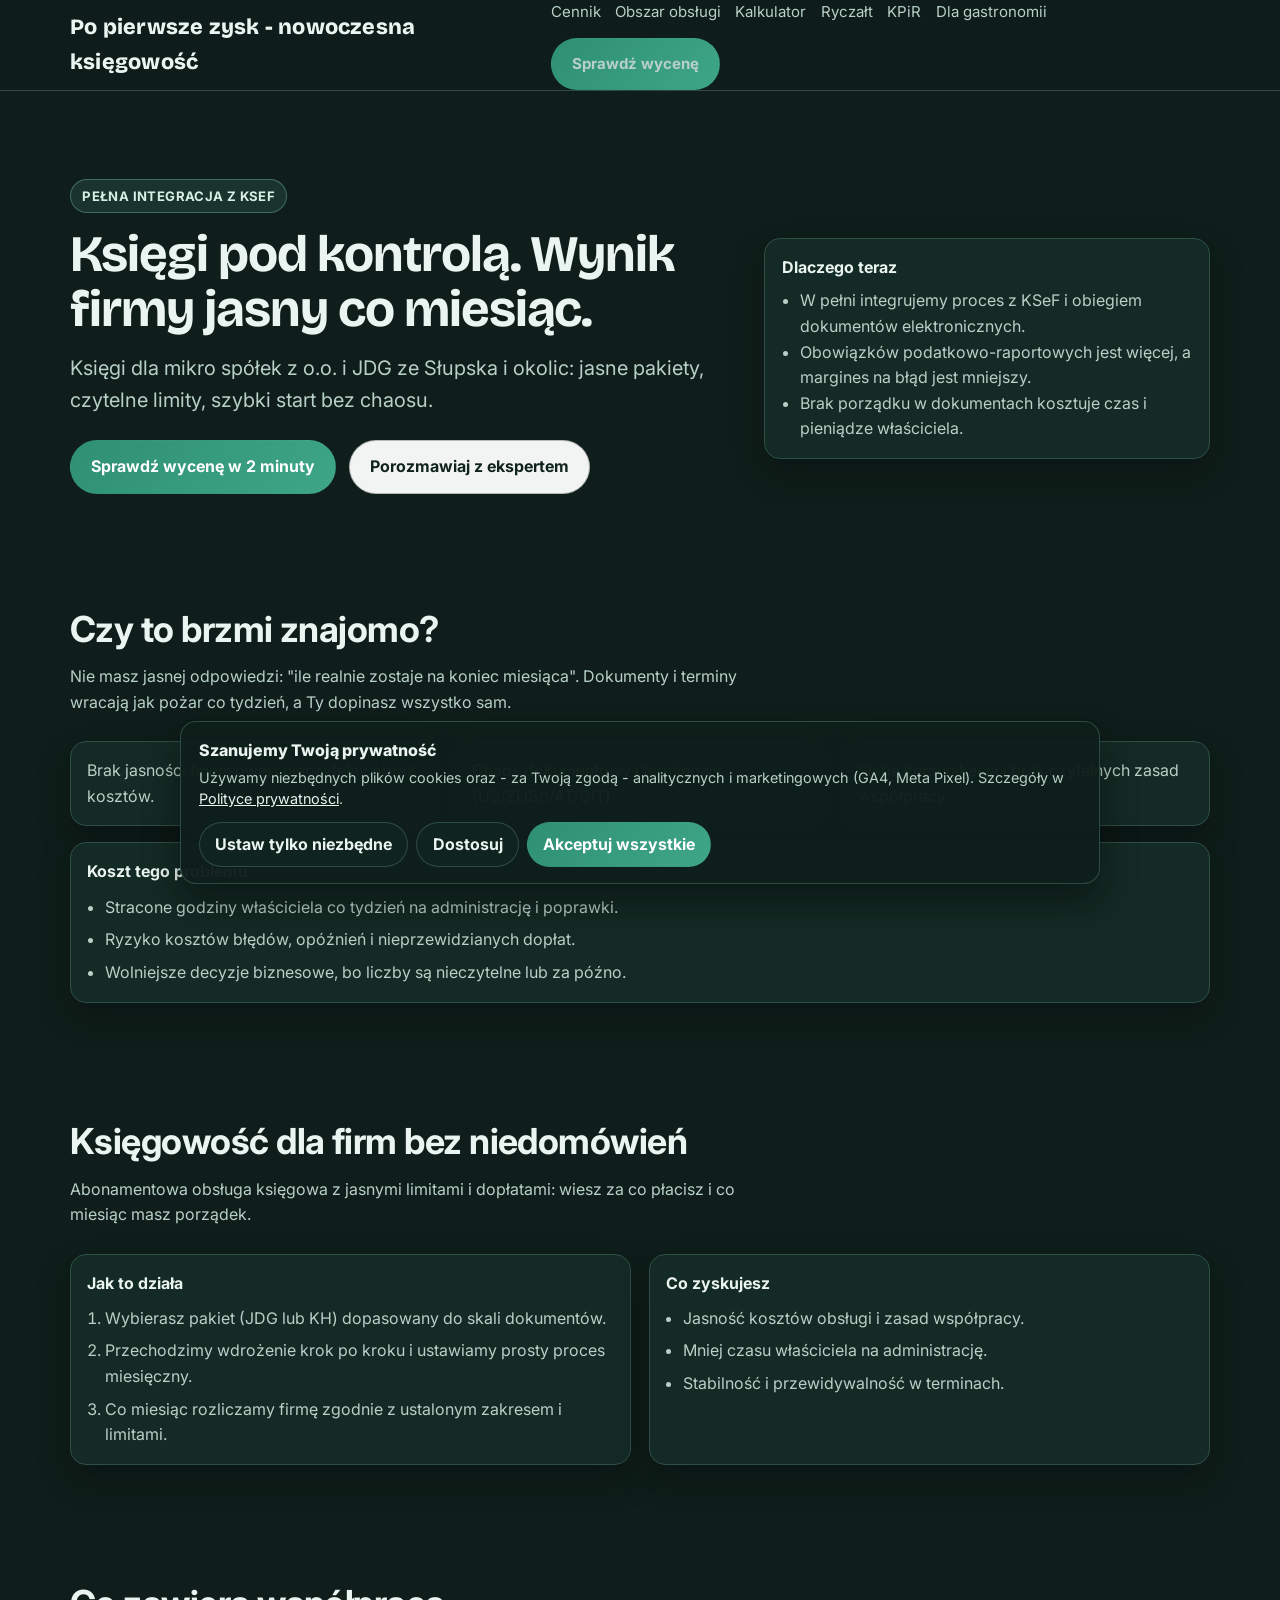
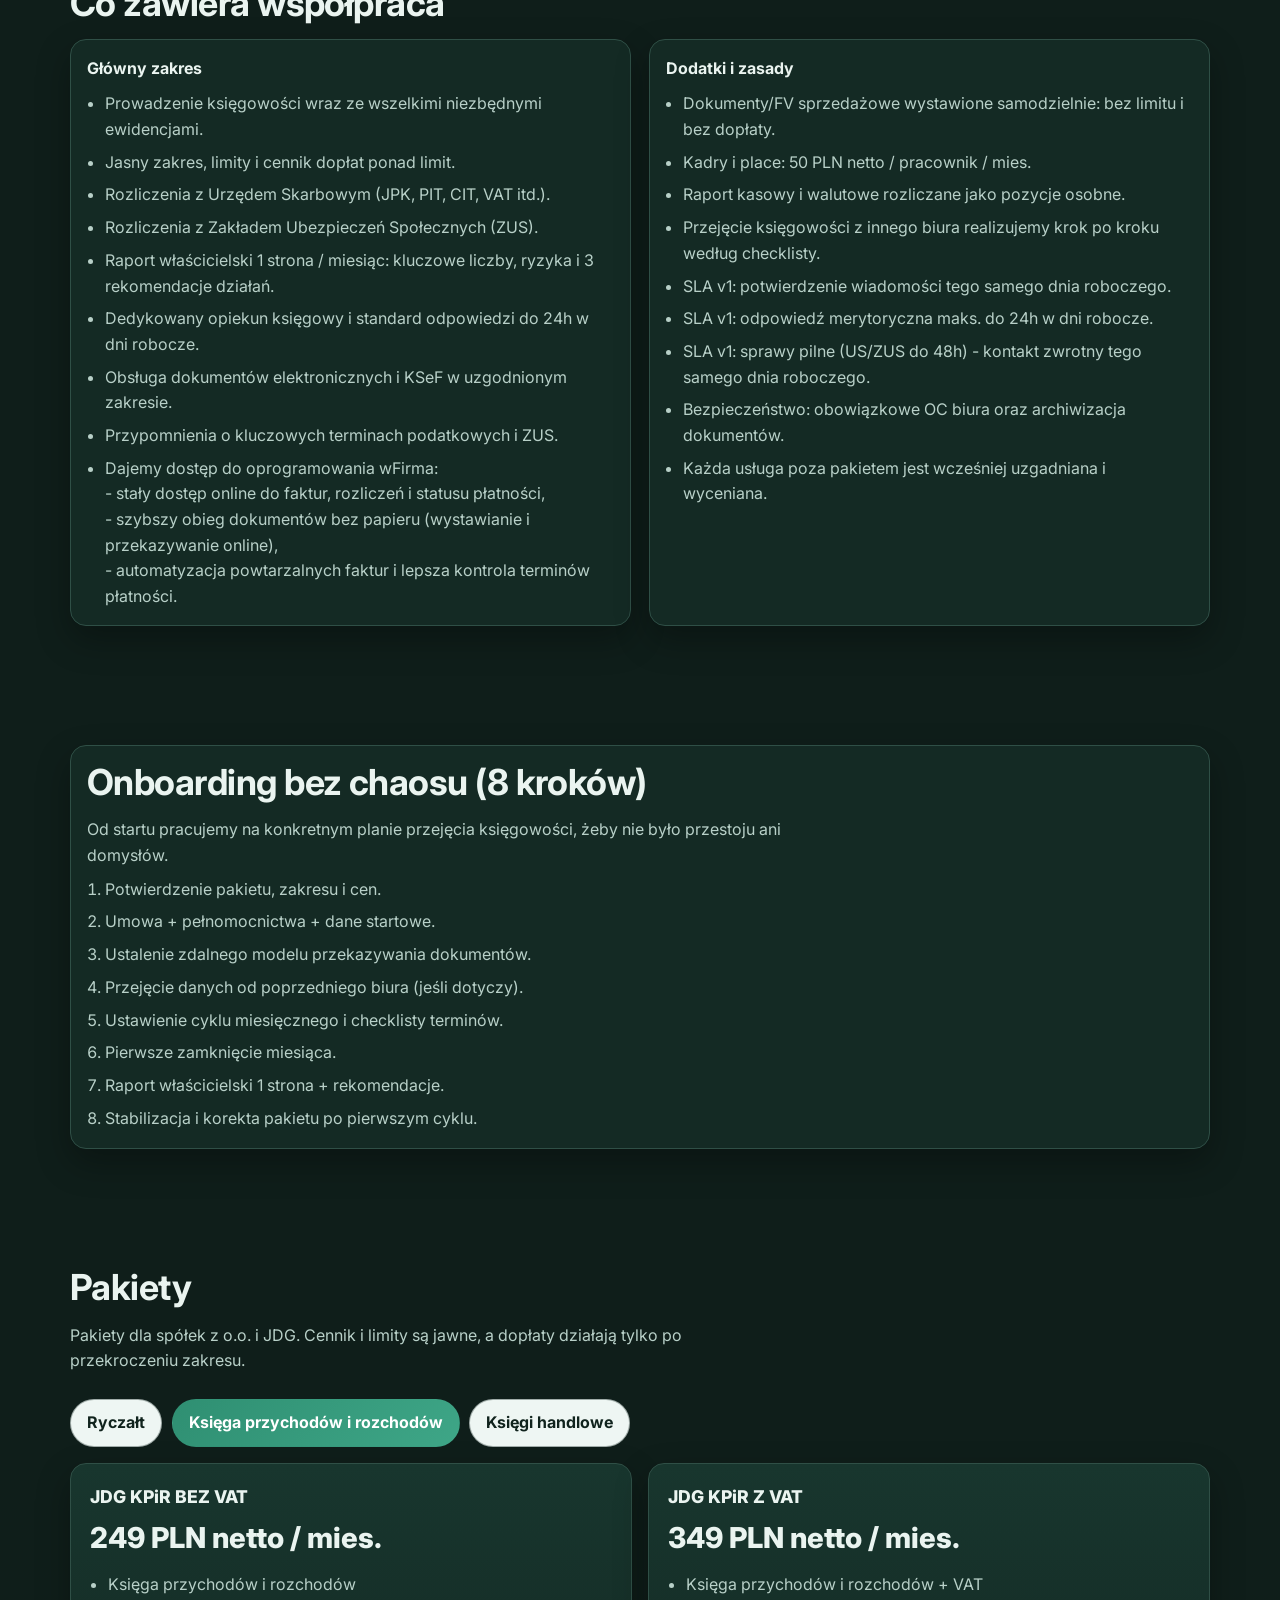
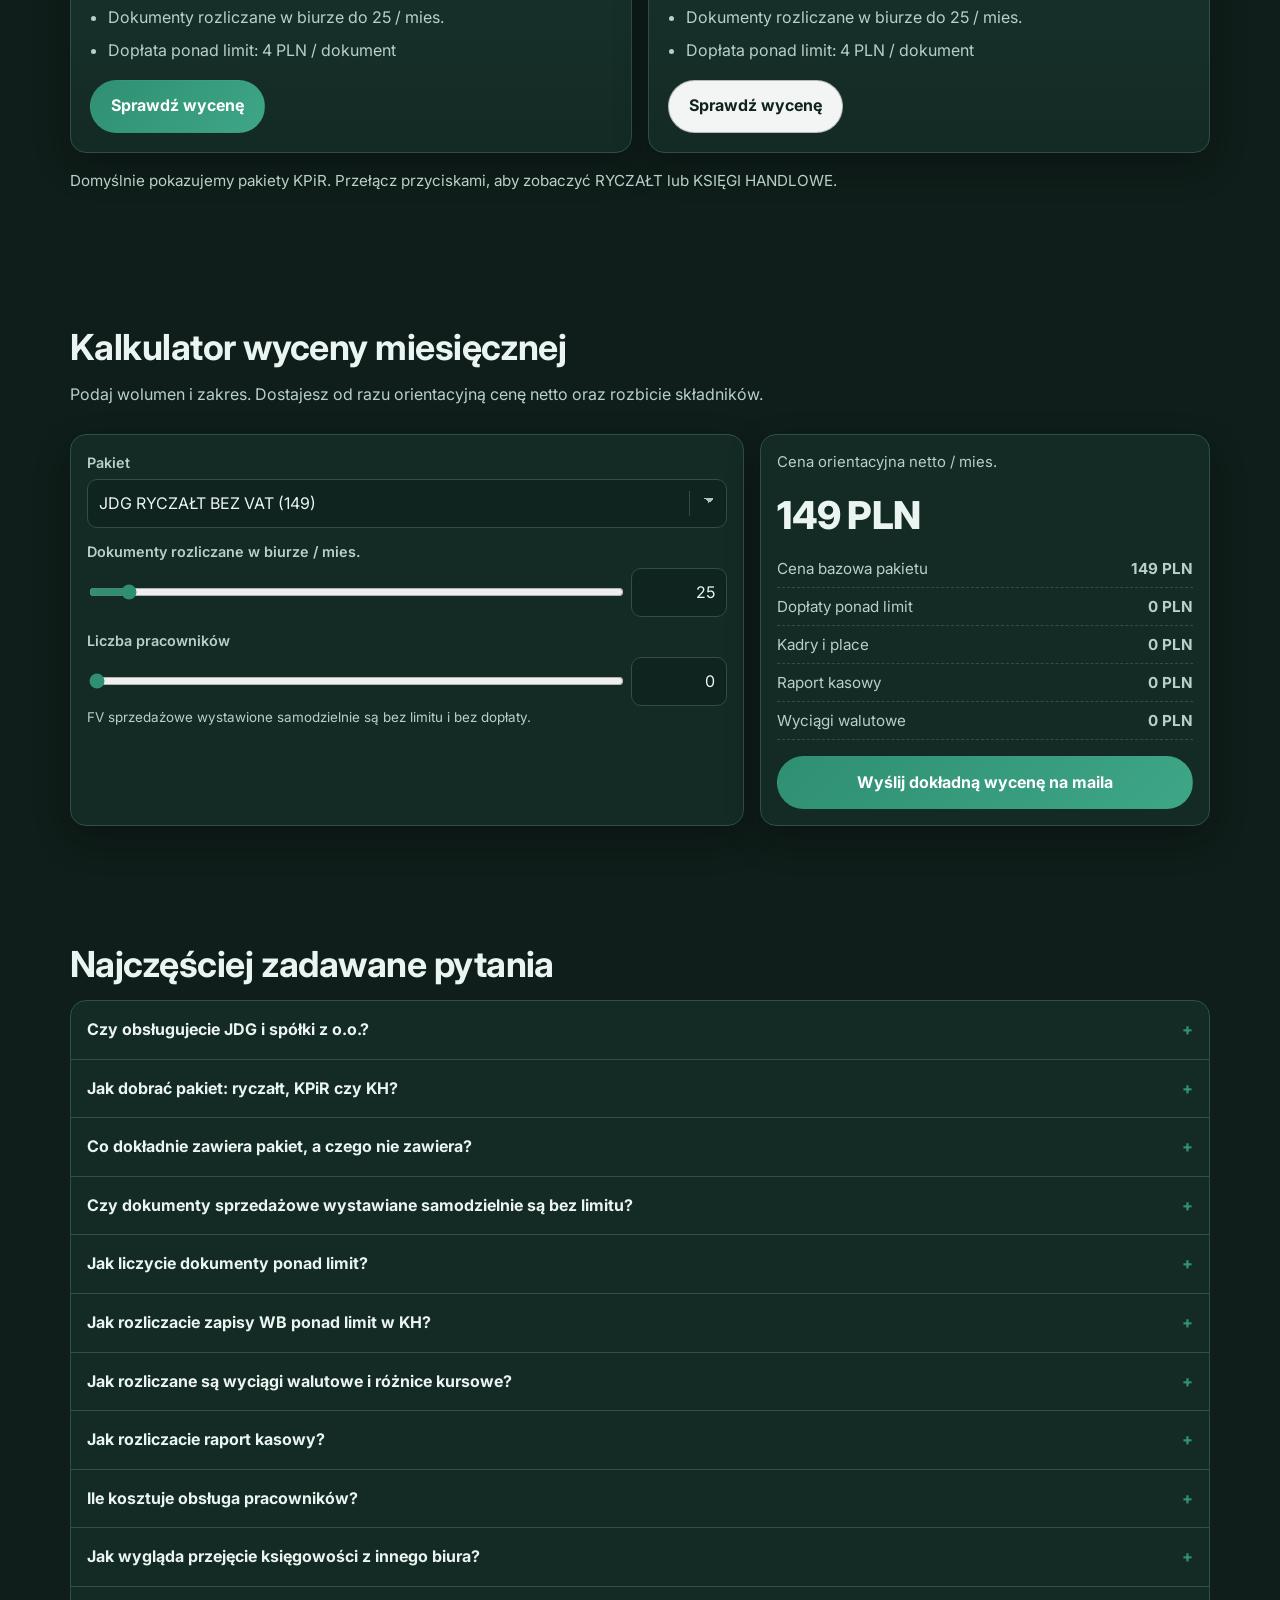
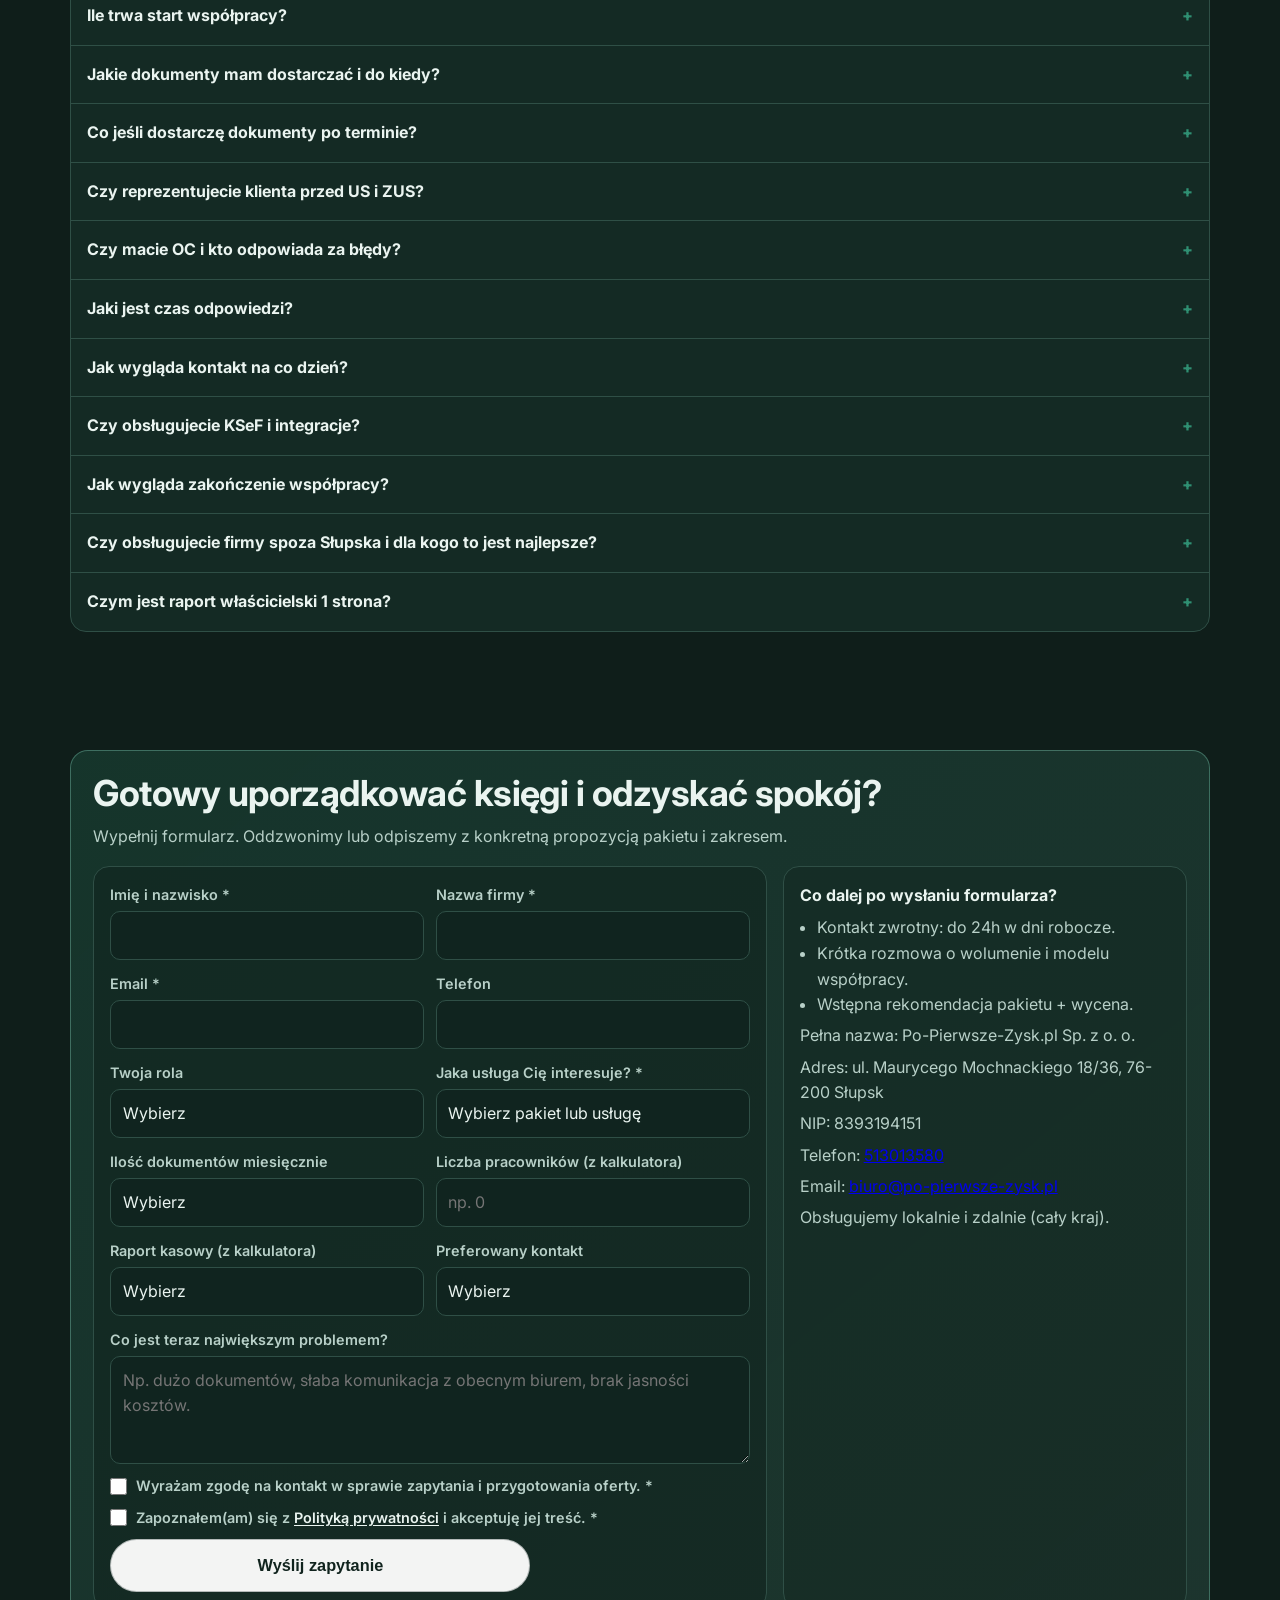
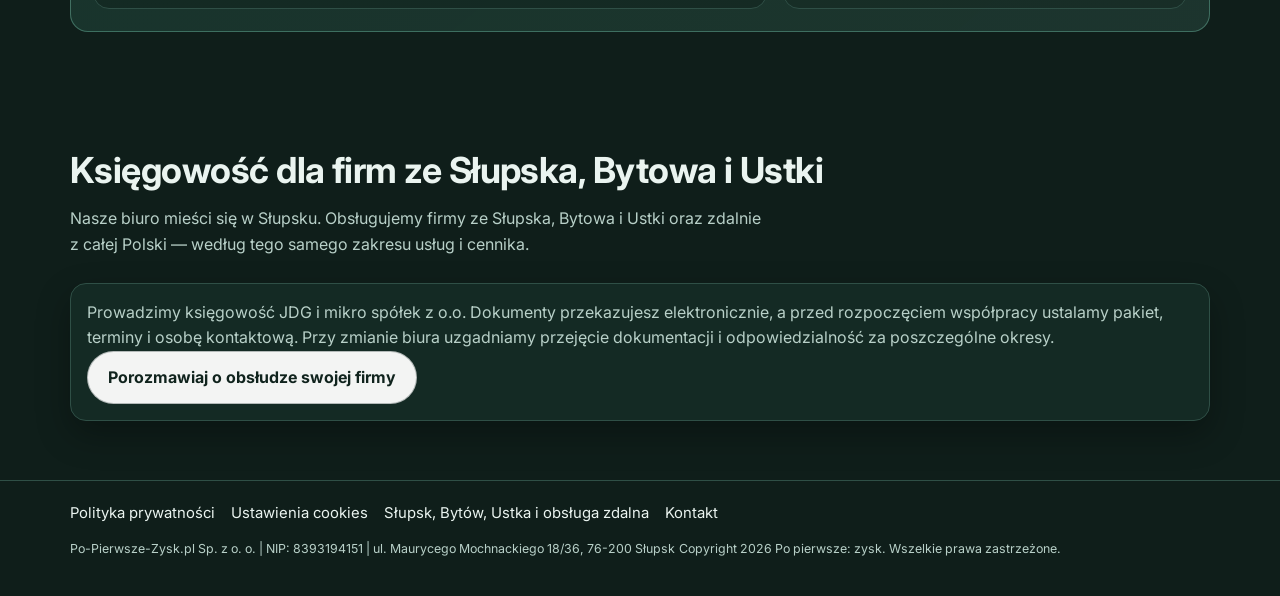
<file: index.html>
<!doctype html>
<html lang="pl">
<head>
  <meta charset="utf-8">
  <meta name="viewport" content="width=device-width, initial-scale=1">
  <title>Po pierwsze: zysk | Nowoczesna księgowość dla firm</title>
  <meta name="description" content="Księgowość dla JDG i mikro spółek z o.o. Jasne pakiety, czytelne limity i szybki start bez chaosu.">
  <meta name="robots" content="index,follow">
  <link rel="canonical" href="https://po-pierwsze-zysk.pl/">
  <meta property="og:type" content="website">
  <meta property="og:locale" content="pl_PL">
  <meta property="og:title" content="Po pierwsze: zysk | Nowoczesna księgowość dla firm">
  <meta property="og:description" content="Księgowość dla JDG i mikro spółek z o.o. Jasne pakiety, czytelne limity i szybki start bez chaosu.">
  <meta property="og:url" content="https://po-pierwsze-zysk.pl/">
  <meta name="twitter:card" content="summary">
  <link rel="icon" type="image/svg+xml" href="data:image/svg+xml,%3Csvg xmlns='http://www.w3.org/2000/svg' viewBox='0 0 64 64'%3E%3Crect width='64' height='64' rx='14' fill='%230f2a23'/%3E%3Ctext x='32' y='41' text-anchor='middle' font-family='Arial' font-size='24' fill='%23d8efe7'%3EPZ%3C/text%3E%3C/svg%3E">
  <link rel="preconnect" href="https://fonts.googleapis.com">
  <link rel="preconnect" href="https://fonts.gstatic.com" crossorigin>
  <link href="https://fonts.googleapis.com/css2?family=Bricolage+Grotesque:wght@500;700;800&family=Inter:wght@400;500;600;700;800&display=swap" rel="stylesheet">
  <script>
    window.PIERWSZE_ZYSK_SITE = window.PIERWSZE_ZYSK_SITE || {};
    window.PIERWSZE_ZYSK_SITE.gaMeasurementId = "G-PWDPCYBSS1";
    window.PIERWSZE_ZYSK_SITE.metaPixelId = "1621726141874033";
    window.PIERWSZE_ZYSK_SITE.cookieConsentStorageKey = "ppz_cookie_consent_v1";
    window.PIERWSZE_ZYSK_SITE.cookieConsentVersion = "2026-02-25";
    window.PIERWSZE_ZYSK_SITE.attributionStorageKey = "ppz_attribution_v1";
  </script>
  <script src="./assets/ppz-consent.js"></script>
  <style>
    :root {
      --bg: #0f1e1a;
      --surface: #142a24;
      --surface-soft: #1b3630;
      --text: #eaf4f0;
      --text-muted: #b8d0c8;
      --border: #2f4f46;
      --primary: #2f8f72;
      --primary-strong: #226a55;
      --accent: #6eb7a0;
      --shadow: 0 14px 34px rgba(0, 0, 0, 0.3);
      --radius: 16px;
      --maxw: 1140px;
    }

    * { box-sizing: border-box; }
    html { scroll-behavior: smooth; }
    body {
      margin: 0;
      font-family: Inter, "SF Pro Display", -apple-system, BlinkMacSystemFont, "Segoe UI", sans-serif;
      color: var(--text);
      background:
        radial-gradient(1200px 520px at 20% -8%, rgba(47,143,114,0.22), transparent 62%),
        radial-gradient(1000px 450px at 88% -12%, rgba(110,183,160,0.14), transparent 62%),
        var(--bg);
      line-height: 1.6;
    }

    .container {
      width: min(var(--maxw), 92vw);
      margin-inline: auto;
    }

    .site-header {
      position: sticky;
      top: 0;
      z-index: 20;
      border-bottom: 1px solid rgba(47, 79, 70, 0.92);
      background: rgba(15, 30, 26, 0.92);
      backdrop-filter: blur(10px);
    }

    .nav-wrap {
      display: flex;
      align-items: center;
      justify-content: space-between;
      min-height: 72px;
      gap: 1rem;
    }

    .brand {
      font-weight: 800;
      font-size: clamp(1.12rem, 1.7vw, 1.36rem);
      letter-spacing: 0.01em;
      font-family: "Bricolage Grotesque", Inter, sans-serif;
      color: var(--text);
      text-decoration: none;
    }

    .nav {
      display: flex;
      align-items: center;
      gap: 0.9rem;
      flex-wrap: wrap;
    }

    .nav a {
      color: var(--text-muted);
      text-decoration: none;
      font-size: 0.94rem;
      transition: color 180ms ease;
    }

    .nav a:hover,
    .nav a:focus-visible { color: var(--text); }

    .nav-dropdown {
      position: relative;
      color: var(--text-muted);
      font-size: 0.94rem;
    }

    .nav-dropdown > summary {
      list-style: none;
      cursor: pointer;
      user-select: none;
    }

    .nav-dropdown > summary::-webkit-details-marker { display: none; }

    .nav-dropdown > summary::after {
      content: " ▾";
      font-size: 0.85em;
    }

    .nav-dropdown[open] > summary,
    .nav-dropdown > summary:hover,
    .nav-dropdown > summary:focus-visible { color: var(--text); }

    .nav-dropdown-list {
      position: absolute;
      top: calc(100% + 0.45rem);
      right: 0;
      min-width: 230px;
      padding: 0.45rem;
      border: 1px solid var(--border);
      border-radius: 12px;
      background: rgba(20, 42, 36, 0.98);
      box-shadow: 0 12px 26px rgba(0, 0, 0, 0.35);
      display: grid;
      gap: 0.2rem;
      z-index: 30;
    }

    .nav-dropdown-list a {
      display: block;
      border-radius: 8px;
      padding: 0.42rem 0.55rem;
      color: var(--text-muted);
      text-decoration: none;
    }

    .nav-dropdown-list a:hover,
    .nav-dropdown-list a:focus-visible {
      background: rgba(255, 255, 255, 0.06);
      color: var(--text);
    }

    .btn {
      display: inline-flex;
      align-items: center;
      justify-content: center;
      border-radius: 999px;
      border: 1px solid transparent;
      padding: 0.8rem 1.25rem;
      font-weight: 700;
      text-decoration: none;
      transition: transform 180ms ease, box-shadow 180ms ease, background-color 180ms ease;
      cursor: pointer;
      white-space: nowrap;
    }

    .btn:hover,
    .btn:focus-visible {
      transform: translateY(-2px);
      box-shadow: 0 10px 24px rgba(47, 143, 114, 0.35);
    }

    .btn-primary {
      background: linear-gradient(135deg, var(--primary), #3ea687);
      color: #fff;
    }

    .btn-primary:hover,
    .btn-primary:focus-visible { background: linear-gradient(135deg, var(--primary-strong), #2f8f72); }

    .btn-ghost {
      border-color: rgba(16, 35, 29, 0.28);
      background: rgba(255,255,255,0.95);
      color: #10231d;
    }

    .btn-ghost:hover,
    .btn-ghost:focus-visible {
      background: #ffffff;
      color: #081711;
      border-color: rgba(16, 35, 29, 0.45);
    }

    .btn-contact-submit {
      width: 100%;
      max-width: 420px;
      padding: 0.98rem 1.55rem;
      font-size: 1.02rem;
    }

    .hero {
      padding: 5.5rem 0 3.5rem;
    }

    .hero-grid {
      display: grid;
      grid-template-columns: 1fr;
      gap: 1.5rem;
      align-items: center;
    }

    .hero-badge {
      display: inline-flex;
      align-items: center;
      gap: 0.45rem;
      margin: 0 0 0.85rem;
      padding: 0.35rem 0.7rem;
      border-radius: 999px;
      border: 1px solid rgba(110, 183, 160, 0.45);
      background: rgba(110, 183, 160, 0.14);
      color: #d8efe7;
      font-size: 0.82rem;
      font-weight: 700;
      letter-spacing: 0.03em;
      text-transform: uppercase;
    }

    h1 {
      margin: 0;
      font-family: "Bricolage Grotesque", Inter, sans-serif;
      font-size: clamp(2rem, 4vw, 3.8rem);
      line-height: 1.07;
      letter-spacing: -0.02em;
    }

    .lead {
      margin: 1rem 0 0;
      color: var(--text-muted);
      font-size: clamp(1rem, 2vw, 1.25rem);
      max-width: 66ch;
    }

    .hero-cta {
      margin-top: 1.5rem;
      display: flex;
      gap: 0.8rem;
      flex-wrap: wrap;
    }

    .hero-note {
      margin-top: 1.5rem;
      border: 1px solid var(--border);
      border-radius: var(--radius);
      background: var(--surface);
      box-shadow: var(--shadow);
      padding: 1rem 1.1rem;
    }

    .hero-note ul {
      margin: 0.5rem 0 0;
      padding-left: 1.1rem;
      color: var(--text-muted);
    }

    section {
      padding: 3.7rem 0;
    }

    h2 {
      margin: 0 0 0.9rem;
      font-size: clamp(1.6rem, 2.8vw, 2.35rem);
      line-height: 1.15;
      letter-spacing: -0.015em;
    }

    .section-intro {
      margin: 0 0 1.6rem;
      color: var(--text-muted);
      max-width: 70ch;
    }

    .cards {
      display: grid;
      grid-template-columns: 1fr;
      gap: 1rem;
    }

    .card {
      background: var(--surface);
      border: 1px solid var(--border);
      border-radius: var(--radius);
      padding: 1rem 1rem;
      box-shadow: var(--shadow);
      transition: transform 180ms ease, box-shadow 180ms ease;
    }

    .card:hover,
    .card:focus-within {
      transform: translateY(-4px);
      box-shadow: 0 16px 34px rgba(0, 0, 0, 0.32);
    }

    .card p {
      margin: 0;
      color: var(--text-muted);
    }

    .list {
      margin: 0;
      padding-left: 1.1rem;
      color: var(--text-muted);
    }

    .list li + li { margin-top: 0.45rem; }

    .split {
      display: grid;
      gap: 1.1rem;
      grid-template-columns: 1fr;
    }

    .pricing {
      display: grid;
      gap: 1rem;
      grid-template-columns: 1fr;
    }

    .pricing-switch {
      display: flex;
      flex-wrap: wrap;
      gap: 0.6rem;
      margin-bottom: 1rem;
    }

    .pricing-switch-btn {
      border: 1px solid rgba(16, 35, 29, 0.35);
      border-radius: 999px;
      background: #eef6f3;
      color: #10231d;
      padding: 0.62rem 1rem;
      font: inherit;
      font-weight: 700;
      cursor: pointer;
      transition: background-color 160ms ease, color 160ms ease, border-color 160ms ease, transform 160ms ease;
    }

    .pricing-switch-btn:hover,
    .pricing-switch-btn:focus-visible {
      transform: translateY(-1px);
      border-color: rgba(47, 143, 114, 0.9);
      background: #ffffff;
      color: #081711;
    }

    .pricing-switch-btn[aria-pressed="true"] {
      background: linear-gradient(135deg, var(--primary), #3ea687);
      color: #fff;
      border-color: transparent;
    }

    .pricing-group {
      display: none;
      gap: 1rem;
      grid-template-columns: 1fr;
    }

    .pricing-group.is-active {
      display: grid;
    }

    .price-card {
      border: 1px solid var(--border);
      border-radius: var(--radius);
      background: linear-gradient(180deg, #18362e, #142a24);
      box-shadow: var(--shadow);
      padding: 1.2rem;
      transition: transform 180ms ease, box-shadow 180ms ease;
    }

    .price-card:hover {
      transform: translateY(-4px);
      box-shadow: 0 18px 36px rgba(47, 143, 114, 0.25);
    }

    .price-name {
      margin: 0;
      font-size: 1.1rem;
      font-weight: 800;
    }

    .price-value {
      margin: 0.25rem 0 0.7rem;
      font-size: 1.8rem;
      font-weight: 800;
    }

    .price-note {
      margin-top: 1rem;
      color: var(--text-muted);
      font-size: 0.95rem;
    }

    .calc-wrap {
      display: grid;
      gap: 1rem;
      grid-template-columns: 1fr;
    }

    .calc-panel {
      border: 1px solid var(--border);
      border-radius: var(--radius);
      background: var(--surface);
      box-shadow: var(--shadow);
      padding: 1rem;
    }

    .calc-grid {
      display: grid;
      gap: 0.75rem;
      grid-template-columns: 1fr;
    }

    .calc-field {
      display: grid;
      gap: 0.35rem;
    }

    .calc-field-full {
      grid-column: 1 / -1;
    }

    .calc-field label {
      font-size: 0.9rem;
      color: var(--text-muted);
      font-weight: 600;
      display: flex;
      justify-content: space-between;
      align-items: center;
      gap: 0.6rem;
    }

    .calc-field input,
    .calc-field select {
      width: 100%;
      border: 1px solid var(--border);
      border-radius: 10px;
      background: #10241f;
      color: var(--text);
      padding: 0.65rem 0.7rem;
      font: inherit;
    }

    .calc-field select,
    .contact-field select {
      appearance: none;
      -webkit-appearance: none;
      -moz-appearance: none;
      background-image:
        linear-gradient(45deg, transparent 50%, #a8c6bc 50%),
        linear-gradient(135deg, #a8c6bc 50%, transparent 50%),
        linear-gradient(to right, rgba(47, 79, 70, 0.95), rgba(47, 79, 70, 0.95));
      background-position:
        calc(100% - 17px) calc(50% - 3px),
        calc(100% - 12px) calc(50% - 3px),
        calc(100% - 2.3rem) 50%;
      background-size: 5px 5px, 5px 5px, 1px 1.55rem;
      background-repeat: no-repeat;
      padding-right: 2.7rem;
      cursor: pointer;
      transition: border-color 160ms ease, background-color 160ms ease, box-shadow 160ms ease;
    }

    .calc-field select:hover,
    .contact-field select:hover {
      border-color: rgba(62, 166, 135, 0.7);
      background-color: #123129;
    }

    .calc-field input:focus-visible,
    .calc-field select:focus-visible {
      outline: 2px solid rgba(62, 166, 135, 0.5);
      outline-offset: 1px;
      border-color: rgba(62, 166, 135, 0.6);
    }

    .calc-field input[type="range"] {
      padding: 0;
      border: 0;
      background: transparent;
      accent-color: var(--primary);
    }

    .calc-range-row {
      display: grid;
      gap: 0.6rem;
      grid-template-columns: 1fr 96px;
      align-items: center;
    }

    .calc-number {
      text-align: right;
      font-weight: 700;
      appearance: textfield;
      -moz-appearance: textfield;
    }

    .calc-number::-webkit-outer-spin-button,
    .calc-number::-webkit-inner-spin-button {
      -webkit-appearance: none;
      margin: 0;
    }

    .slider-val {
      display: inline-block;
      min-width: 2.1rem;
      padding: 0.08rem 0.45rem;
      border: 1px solid var(--border);
      border-radius: 999px;
      background: #10241f;
      color: var(--text);
      text-align: center;
      font-size: 0.84rem;
      font-weight: 700;
      line-height: 1.3;
    }

    .calc-hint {
      margin: 0.1rem 0 0;
      color: var(--text-muted);
      font-size: 0.84rem;
    }

    .calc-result {
      display: grid;
      gap: 0.65rem;
    }

    .calc-total {
      font-size: clamp(1.7rem, 3vw, 2.4rem);
      font-weight: 800;
      letter-spacing: -0.02em;
      margin: 0;
    }

    .calc-breakdown {
      margin: 0;
      padding: 0;
      list-style: none;
      display: grid;
      gap: 0.45rem;
      color: var(--text-muted);
    }

    .calc-breakdown li {
      display: flex;
      justify-content: space-between;
      gap: 1rem;
      border-bottom: 1px dashed var(--border);
      padding-bottom: 0.35rem;
      font-size: 0.95rem;
    }

    .faq {
      border: 1px solid var(--border);
      border-radius: var(--radius);
      overflow: hidden;
      background: var(--surface);
    }

    .faq-item + .faq-item { border-top: 1px solid var(--border); }

    .faq-q {
      width: 100%;
      border: 0;
      background: transparent;
      color: var(--text);
      text-align: left;
      padding: 1rem 1rem;
      font: inherit;
      font-weight: 700;
      display: flex;
      justify-content: space-between;
      gap: 1rem;
      cursor: pointer;
    }

    .faq-q:hover { background: var(--surface-soft); }

    .faq-q .chevron {
      transition: transform 220ms ease;
      color: var(--primary);
      font-weight: 800;
    }

    .faq-q[aria-expanded="true"] .chevron { transform: rotate(180deg); }

    .faq-a {
      max-height: 0;
      overflow: hidden;
      transition: max-height 240ms ease;
    }

    .faq-a p {
      margin: 0;
      padding: 0 1rem 1rem;
      color: var(--text-muted);
    }

    .cta-band {
      border: 1px solid rgba(110, 183, 160, 0.45);
      border-radius: calc(var(--radius) + 2px);
      background: linear-gradient(140deg, rgba(47,143,114,0.2), rgba(110,183,160,0.15));
      padding: 1.4rem;
    }

    .cta-band h2 { margin-bottom: 0.6rem; }

    .contact-layout {
      display: grid;
      gap: 1rem;
      grid-template-columns: 1fr;
    }

    .contact-form {
      border: 1px solid var(--border);
      border-radius: var(--radius);
      background: rgba(15, 30, 26, 0.45);
      padding: 1rem;
    }

    .contact-grid {
      display: grid;
      gap: 0.75rem;
      grid-template-columns: 1fr;
    }

    .contact-field {
      display: grid;
      gap: 0.35rem;
    }

    .contact-field label {
      color: var(--text-muted);
      font-size: 0.9rem;
      font-weight: 600;
    }

    .contact-field input,
    .contact-field select,
    .contact-field textarea {
      width: 100%;
      border: 1px solid var(--border);
      border-radius: 10px;
      background: #10241f;
      color: var(--text);
      padding: 0.65rem 0.7rem;
      font: inherit;
    }

    .contact-field textarea {
      min-height: 108px;
      resize: vertical;
    }

    .contact-field input:focus-visible,
    .contact-field select:focus-visible,
    .contact-field textarea:focus-visible {
      outline: 2px solid rgba(62, 166, 135, 0.5);
      outline-offset: 1px;
      border-color: rgba(62, 166, 135, 0.6);
    }

    .contact-field-full {
      grid-column: 1 / -1;
    }

    .contact-consent {
      display: flex;
      align-items: flex-start;
      gap: 0.55rem;
      color: var(--text-muted);
      font-size: 0.88rem;
      width: fit-content;
    }

    .contact-consent span {
      line-height: 1.35;
    }

    .contact-consent a {
      color: var(--text);
      text-underline-offset: 2px;
    }

    .contact-consent a:hover,
    .contact-consent a:focus-visible {
      color: #ffffff;
    }

    .contact-consent input {
      width: auto;
      min-width: 1.05rem;
      height: 1.05rem;
      margin: 0.1rem 0 0;
      flex: 0 0 auto;
      accent-color: var(--primary);
    }

    .contact-actions {
      display: flex;
      flex-wrap: wrap;
      gap: 0.6rem;
      align-items: center;
    }

    .contact-side {
      border: 1px solid var(--border);
      border-radius: var(--radius);
      background: rgba(15, 30, 26, 0.3);
      padding: 1rem;
      color: var(--text-muted);
    }

    .contact-side strong {
      display: block;
      margin-bottom: 0.45rem;
      color: var(--text);
    }

    .contact-side ul {
      margin: 0.45rem 0 0;
      padding-left: 1.1rem;
    }

    .contact-side p {
      margin: 0.35rem 0 0;
    }

    .footer {
      border-top: 1px solid var(--border);
      padding: 1.3rem 0 2.2rem;
      color: var(--text-muted);
      font-size: 0.93rem;
    }

    .footer-links {
      display: flex;
      flex-wrap: wrap;
      gap: 1rem;
      margin-bottom: 0.7rem;
    }

    .footer a {
      color: var(--text);
      text-decoration: none;
    }

    .footer a:hover,
    .footer a:focus-visible { text-decoration: underline; }

    .reveal {
      opacity: 0;
      transform: translateY(18px);
      transition: opacity 420ms ease, transform 420ms ease;
    }

    .reveal.in-view {
      opacity: 1;
      transform: translateY(0);
    }

    @media (min-width: 760px) {
      .cards { grid-template-columns: repeat(3, minmax(0, 1fr)); }
      .split { grid-template-columns: repeat(2, minmax(0, 1fr)); }
      .pricing { grid-template-columns: 1fr; }
      .pricing-group { grid-template-columns: repeat(2, minmax(0, 1fr)); }
      .hero-grid { grid-template-columns: 1.2fr 0.8fr; }
      .calc-wrap { grid-template-columns: 1.2fr 0.8fr; }
      .calc-grid { grid-template-columns: 1fr; }
      .contact-layout { grid-template-columns: 1.25fr 0.75fr; }
      .contact-grid { grid-template-columns: repeat(2, minmax(0, 1fr)); }
    }

    @media (prefers-reduced-motion: reduce) {
      html { scroll-behavior: auto; }
      .reveal, .card, .btn, .price-card, .faq-a, .faq-q .chevron {
        transition: none !important;
      }
    }
  </style>
</head>
<body>
  <header class="site-header" aria-label="Nagłówek strony">
    <div class="container nav-wrap">
      <a class="brand" href="#top">Po pierwsze zysk - nowoczesna księgowość</a>
      <nav class="nav" aria-label="Nawigacja główna">
        <a href="#cennik">Cennik</a>
        <a href="#lokalizacje">Obszar obsługi</a>
        <a href="#kalkulator">Kalkulator</a>
        <a href="./ryczalt-ewidencjonowany.html">Ryczałt</a>
        <a href="./kpir-ksiega-przychodow-i-rozchodow.html">KPiR</a>
        <a href="/ksiegowosc-dla-gastronomii/">Dla gastronomii</a>
        <a class="btn btn-primary" href="#kalkulator">Sprawdź wycenę</a>
      </nav>
    </div>
  </header>

  <main id="top">
    <section class="hero">
      <div class="container hero-grid">
        <div class="reveal">
          <p class="hero-badge">Pełna integracja z KSeF</p>
          <h1>Księgi pod kontrolą. Wynik firmy jasny co miesiąc.</h1>
          <p class="lead">Księgi dla mikro spółek z o.o. i JDG ze Słupska i okolic: jasne pakiety, czytelne limity, szybki start bez chaosu.</p>
          <div class="hero-cta">
            <a class="btn btn-primary" href="#kalkulator">Sprawdź wycenę w 2 minuty</a>
            <a class="btn btn-ghost" href="#kontakt">Porozmawiaj z ekspertem</a>
          </div>
        </div>
        <aside class="hero-note reveal" aria-label="Dlaczego teraz">
          <strong>Dlaczego teraz</strong>
          <ul>
            <li>W pełni integrujemy proces z KSeF i obiegiem dokumentów elektronicznych.</li>
            <li>Obowiązków podatkowo-raportowych jest więcej, a margines na błąd jest mniejszy.</li>
            <li>Brak porządku w dokumentach kosztuje czas i pieniądze właściciela.</li>
          </ul>
        </aside>
      </div>
    </section>

    <section id="problem" class="container">
      <h2 class="reveal">Czy to brzmi znajomo?</h2>
      <p class="section-intro reveal">Nie masz jasnej odpowiedzi: "ile realnie zostaje na koniec miesiąca". Dokumenty i terminy wracają jak pożar co tydzień, a Ty dopinasz wszystko sam.</p>
      <div class="cards">
        <article class="card reveal"><p>Brak jasności finansowej i nieczytelny obraz kosztów.</p></article>
        <article class="card reveal"><p>Chaos dokumentowy i terminowy (US/ZUS/VAT/CIT).</p></article>
        <article class="card reveal"><p>Słaba komunikacja i brak czytelnych zasad współpracy.</p></article>
      </div>
      <div class="card reveal" style="margin-top:1rem;">
        <strong>Koszt tego problemu</strong>
        <ul class="list" style="margin-top:0.6rem;">
          <li>Stracone godziny właściciela co tydzień na administrację i poprawki.</li>
          <li>Ryzyko kosztów błędów, opóźnień i nieprzewidzianych dopłat.</li>
          <li>Wolniejsze decyzje biznesowe, bo liczby są nieczytelne lub za późno.</li>
        </ul>
      </div>
    </section>

    <section id="rozwiazanie" class="container">
      <h2 class="reveal">Księgowość dla firm bez niedomówień</h2>
      <p class="section-intro reveal">Abonamentowa obsługa księgowa z jasnymi limitami i dopłatami: wiesz za co płacisz i co miesiąc masz porządek.</p>
      <div class="split">
        <article class="card reveal">
          <strong>Jak to działa</strong>
          <ol class="list" style="margin-top:0.6rem;">
            <li>Wybierasz pakiet (JDG lub KH) dopasowany do skali dokumentów.</li>
            <li>Przechodzimy wdrożenie krok po kroku i ustawiamy prosty proces miesięczny.</li>
            <li>Co miesiąc rozliczamy firmę zgodnie z ustalonym zakresem i limitami.</li>
          </ol>
        </article>
        <article class="card reveal">
          <strong>Co zyskujesz</strong>
          <ul class="list" style="margin-top:0.6rem;">
            <li>Jasność kosztów obsługi i zasad współpracy.</li>
            <li>Mniej czasu właściciela na administrację.</li>
            <li>Stabilność i przewidywalność w terminach.</li>
          </ul>
        </article>
      </div>
    </section>

    <section id="stack" class="container">
      <h2 class="reveal">Co zawiera współpraca</h2>
      <div class="split">
        <article class="card reveal">
          <strong>Główny zakres</strong>
          <ul class="list" style="margin-top:0.6rem;">
            <li>Prowadzenie księgowości wraz ze wszelkimi niezbędnymi ewidencjami.</li>
            <li>Jasny zakres, limity i cennik dopłat ponad limit.</li>
            <li>Rozliczenia z Urzędem Skarbowym (JPK, PIT, CIT, VAT itd.).</li>
            <li>Rozliczenia z Zakładem Ubezpieczeń Społecznych (ZUS).</li>
            <li>Raport właścicielski 1 strona / miesiąc: kluczowe liczby, ryzyka i 3 rekomendacje działań.</li>
            <li>Dedykowany opiekun księgowy i standard odpowiedzi do 24h w dni robocze.</li>
            <li>Obsługa dokumentów elektronicznych i KSeF w uzgodnionym zakresie.</li>
            <li>Przypomnienia o kluczowych terminach podatkowych i ZUS.</li>
            <li>Dajemy dostęp do oprogramowania wFirma:
              <br>- stały dostęp online do faktur, rozliczeń i statusu płatności,
              <br>- szybszy obieg dokumentów bez papieru (wystawianie i przekazywanie online),
              <br>- automatyzacja powtarzalnych faktur i lepsza kontrola terminów płatności.
            </li>
          </ul>
        </article>
        <article class="card reveal">
          <strong>Dodatki i zasady</strong>
          <ul class="list" style="margin-top:0.6rem;">
            <li>Dokumenty/FV sprzedażowe wystawione samodzielnie: bez limitu i bez dopłaty.</li>
            <li>Kadry i place: 50 PLN netto / pracownik / mies.</li>
            <li>Raport kasowy i walutowe rozliczane jako pozycje osobne.</li>
            <li>Przejęcie księgowości z innego biura realizujemy krok po kroku według checklisty.</li>
            <li>SLA v1: potwierdzenie wiadomości tego samego dnia roboczego.</li>
            <li>SLA v1: odpowiedź merytoryczna maks. do 24h w dni robocze.</li>
            <li>SLA v1: sprawy pilne (US/ZUS do 48h) - kontakt zwrotny tego samego dnia roboczego.</li>
            <li>Bezpieczeństwo: obowiązkowe OC biura oraz archiwizacja dokumentów.</li>
            <li>Każda usługa poza pakietem jest wcześniej uzgadniana i wyceniana.</li>
          </ul>
        </article>
      </div>
    </section>

    <section class="container">
      <div class="card reveal">
        <h2 style="margin-top:0;">Onboarding bez chaosu (8 kroków)</h2>
        <p class="section-intro" style="margin-bottom:0.5rem;">Od startu pracujemy na konkretnym planie przejęcia księgowości, żeby nie było przestoju ani domysłów.</p>
        <ol class="list">
          <li>Potwierdzenie pakietu, zakresu i cen.</li>
          <li>Umowa + pełnomocnictwa + dane startowe.</li>
          <li>Ustalenie zdalnego modelu przekazywania dokumentów.</li>
          <li>Przejęcie danych od poprzedniego biura (jeśli dotyczy).</li>
          <li>Ustawienie cyklu miesięcznego i checklisty terminów.</li>
          <li>Pierwsze zamknięcie miesiąca.</li>
          <li>Raport właścicielski 1 strona + rekomendacje.</li>
          <li>Stabilizacja i korekta pakietu po pierwszym cyklu.</li>
        </ol>
      </div>
    </section>

    <section id="cennik" class="container">
      <h2 class="reveal">Pakiety</h2>
      <p class="section-intro reveal">Pakiety dla spółek z o.o. i JDG. Cennik i limity są jawne, a dopłaty działają tylko po przekroczeniu zakresu.</p>
      <div class="pricing-switch reveal" role="group" aria-label="Typ księgowości">
        <button class="pricing-switch-btn" type="button" aria-pressed="false" data-pricing-tab="ryczalt">Ryczałt</button>
        <button class="pricing-switch-btn" type="button" aria-pressed="true" data-pricing-tab="kpir">Księga przychodów i rozchodów</button>
        <button class="pricing-switch-btn" type="button" aria-pressed="false" data-pricing-tab="kh">Księgi handlowe</button>
      </div>
      <div class="pricing">
        <div class="pricing-group" data-pricing-group="ryczalt">
          <article class="price-card" aria-label="Pakiet JDG RYCZAŁT BEZ VAT">
            <p class="price-name">JDG RYCZAŁT BEZ VAT</p>
            <p class="price-value">149 PLN netto / mies.</p>
            <ul class="list">
              <li>Ryczałt ewidencjonowany</li>
              <li>Dokumenty rozliczane w biurze do 25 / mies.</li>
              <li>Dopłata ponad limit: 4 PLN / dokument</li>
            </ul>
            <a class="btn btn-primary" href="#kalkulator" style="margin-top:1rem;">Sprawdź wycenę</a>
          </article>
          <article class="price-card" aria-label="Pakiet JDG RYCZAŁT Z VAT">
            <p class="price-name">JDG RYCZAŁT Z VAT</p>
            <p class="price-value">249 PLN netto / mies.</p>
            <ul class="list">
              <li>Ryczałt ewidencjonowany + VAT</li>
              <li>Dokumenty rozliczane w biurze do 25 / mies.</li>
              <li>Dopłata ponad limit: 4 PLN / dokument</li>
            </ul>
            <a class="btn btn-ghost" href="#kalkulator" style="margin-top:1rem;">Sprawdź wycenę</a>
          </article>
        </div>

        <div class="pricing-group is-active" data-pricing-group="kpir">
          <article class="price-card" aria-label="Pakiet JDG KPiR BEZ VAT">
            <p class="price-name">JDG KPiR BEZ VAT</p>
            <p class="price-value">249 PLN netto / mies.</p>
            <ul class="list">
              <li>Księga przychodów i rozchodów</li>
              <li>Dokumenty rozliczane w biurze do 25 / mies.</li>
              <li>Dopłata ponad limit: 4 PLN / dokument</li>
            </ul>
            <a class="btn btn-primary" href="#kalkulator" style="margin-top:1rem;">Sprawdź wycenę</a>
          </article>
          <article class="price-card" aria-label="Pakiet JDG KPiR Z VAT">
            <p class="price-name">JDG KPiR Z VAT</p>
            <p class="price-value">349 PLN netto / mies.</p>
            <ul class="list">
              <li>Księga przychodów i rozchodów + VAT</li>
              <li>Dokumenty rozliczane w biurze do 25 / mies.</li>
              <li>Dopłata ponad limit: 4 PLN / dokument</li>
            </ul>
            <a class="btn btn-ghost" href="#kalkulator" style="margin-top:1rem;">Sprawdź wycenę</a>
          </article>
        </div>

        <div class="pricing-group" data-pricing-group="kh">
          <article class="price-card" aria-label="Pakiet KH MINI">
            <p class="price-name">KH MINI (sp. z o.o.)</p>
            <p class="price-value">599 PLN netto / mies.</p>
            <ul class="list">
              <li>Pełna księgowość</li>
              <li>FV zakupowe do 25 / mies.</li>
              <li>WB do 50 zapisów / mies.</li>
            </ul>
            <a class="btn btn-primary" href="#kalkulator" style="margin-top:1rem;">Sprawdź wycenę</a>
          </article>
          <article class="price-card" aria-label="Pakiet KH CORE">
            <p class="price-name">KH CORE (sp. z o.o.)</p>
            <p class="price-value">999 PLN netto / mies.</p>
            <ul class="list">
              <li>Pełna księgowość</li>
              <li>FV zakupowe do 50 / mies.</li>
              <li>WB do 100 zapisów / mies.</li>
            </ul>
            <a class="btn btn-ghost" href="#kontakt" style="margin-top:1rem;">Porozmawiaj z ekspertem</a>
          </article>
        </div>
      </div>
      <p class="price-note reveal">Domyślnie pokazujemy pakiety KPiR. Przełącz przyciskami, aby zobaczyć RYCZAŁT lub KSIĘGI HANDLOWE.</p>
    </section>

    <section id="kalkulator" class="container">
      <h2 class="reveal">Kalkulator wyceny miesięcznej</h2>
      <p class="section-intro reveal">Podaj wolumen i zakres. Dostajesz od razu orientacyjną cenę netto oraz rozbicie składników.</p>
      <div class="calc-wrap">
        <article class="calc-panel reveal">
          <form id="calc-form" class="calc-grid" aria-label="Kalkulator wyceny">
            <div class="calc-field calc-field-full">
              <label for="calc-package">Pakiet</label>
              <select id="calc-package" name="pakiet">
                <option value="JDG_RYCZALT_BEZ_VAT">JDG RYCZAŁT BEZ VAT (149)</option>
                <option value="JDG_RYCZALT_Z_VAT">JDG RYCZAŁT Z VAT (249)</option>
                <option value="JDG_KPIR_BEZ_VAT">JDG KPiR BEZ VAT (249)</option>
                <option value="JDG_KPIR_Z_VAT">JDG KPiR Z VAT (349)</option>
                <option value="KH_MINI">KH MINI (599)</option>
                <option value="KH_CORE">KH CORE (999)</option>
              </select>
            </div>

            <div class="calc-field" data-group="jdg">
              <label for="calc-docs">Dokumenty rozliczane w biurze / mies.</label>
              <div class="calc-range-row">
                <input id="calc-docs" name="dokumenty" type="range" min="0" max="400" step="1" value="25">
                <input id="calc-docs-input" class="calc-number" type="number" min="0" max="400" step="1" value="25" inputmode="numeric" aria-label="Dokumenty rozliczane w biurze / mies.">
              </div>
            </div>

            <div class="calc-field" data-group="kh">
              <label for="calc-fv">FV zakupowe / mies.</label>
              <div class="calc-range-row">
                <input id="calc-fv" name="fv_zakupowe" type="range" min="0" max="400" step="1" value="25">
                <input id="calc-fv-input" class="calc-number" type="number" min="0" max="400" step="1" value="25" inputmode="numeric" aria-label="FV zakupowe / mies.">
              </div>
            </div>

            <div class="calc-field" data-group="kh">
              <label for="calc-wb">Zapisy WB / mies.</label>
              <div class="calc-range-row">
                <input id="calc-wb" name="wb_zapisy" type="range" min="0" max="1000" step="1" value="50">
                <input id="calc-wb-input" class="calc-number" type="number" min="0" max="1000" step="1" value="50" inputmode="numeric" aria-label="Zapisy WB / mies.">
              </div>
            </div>

            <div class="calc-field">
              <label for="calc-employees">Liczba pracowników</label>
              <div class="calc-range-row">
                <input id="calc-employees" name="pracownicy" type="range" min="0" max="40" step="1" value="0">
                <input id="calc-employees-input" class="calc-number" type="number" min="0" max="40" step="1" value="0" inputmode="numeric" aria-label="Liczba pracowników">
              </div>
            </div>

            <div class="calc-field" data-group="fx">
              <label for="calc-fx">Pozycje walutowe / mies.</label>
              <div class="calc-range-row">
                <input id="calc-fx" name="walutowe" type="range" min="0" max="300" step="1" value="0">
                <input id="calc-fx-input" class="calc-number" type="number" min="0" max="300" step="1" value="0" inputmode="numeric" aria-label="Pozycje walutowe / mies.">
              </div>
            </div>

            <div class="calc-field calc-field-full" data-group="cash-toggle">
              <label for="calc-cash-enabled">Raport kasowy</label>
              <select id="calc-cash-enabled" name="raport_kasowy">
                <option value="0">Nie</option>
                <option value="1">Tak</option>
              </select>
            </div>

            <div class="calc-field" data-group="cash">
              <label for="calc-cash-docs">Dokumenty kasowe / mies.</label>
              <div class="calc-range-row">
                <input id="calc-cash-docs" name="dokumenty_kasowe" type="range" min="0" max="300" step="1" value="0">
                <input id="calc-cash-docs-input" class="calc-number" type="number" min="0" max="300" step="1" value="0" inputmode="numeric" aria-label="Dokumenty kasowe / mies.">
              </div>
            </div>
          </form>
          <p class="calc-hint">FV sprzedażowe wystawione samodzielnie są bez limitu i bez dopłaty.</p>
        </article>

        <aside class="calc-panel calc-result reveal" aria-live="polite">
          <p style="margin:0;color:var(--text-muted);font-size:0.93rem;">Cena orientacyjna netto / mies.</p>
          <p class="calc-total" id="calc-total">0 PLN</p>
          <ul class="calc-breakdown">
            <li><span>Cena bazowa pakietu</span><strong id="calc-base">0 PLN</strong></li>
            <li><span>Dopłaty ponad limit</span><strong id="calc-over">0 PLN</strong></li>
            <li><span>Kadry i place</span><strong id="calc-hr">0 PLN</strong></li>
            <li><span>Raport kasowy</span><strong id="calc-cash">0 PLN</strong></li>
            <li><span>Wyciągi walutowe</span><strong id="calc-fx-out">0 PLN</strong></li>
          </ul>
          <a class="btn btn-primary" href="#kontakt" id="calc-submit" style="margin-top:0.35rem;">Wyślij dokładną wycenę na maila</a>
        </aside>
      </div>
    </section>

    <section id="faq" class="container">
      <h2 class="reveal">Najczęściej zadawane pytania</h2>
      <div class="faq reveal" role="list">
        <article class="faq-item" role="listitem">
          <button class="faq-q" aria-expanded="false" aria-controls="faq-a1" id="faq-q1">Czy obsługujecie JDG i spółki z o.o.?<span class="chevron">+</span></button>
          <div class="faq-a" id="faq-a1" role="region" aria-labelledby="faq-q1"><p>Tak. Obsługujemy JDG (ryczałt, KPiR) oraz mikro spółki z o.o. (KH MINI i KH CORE).</p><p>Zakres i limity są jawne, więc od startu wiesz, czego dotyczy Twój pakiet.</p></div>
        </article>
        <article class="faq-item" role="listitem">
          <button class="faq-q" aria-expanded="false" aria-controls="faq-a2" id="faq-q2">Jak dobrać pakiet: ryczałt, KPiR czy KH?<span class="chevron">+</span></button>
          <div class="faq-a" id="faq-a2" role="region" aria-labelledby="faq-q2"><p>Decyzja zależy od formy działalności i skali dokumentów.</p><p>Na starcie sprawdzamy: formę prawną, VAT, liczbę dokumentów kosztowych, liczbę zapisów WB i kadry.</p></div>
        </article>
        <article class="faq-item" role="listitem">
          <button class="faq-q" aria-expanded="false" aria-controls="faq-a3" id="faq-q3">Co dokładnie zawiera pakiet, a czego nie zawiera?<span class="chevron">+</span></button>
          <div class="faq-a" id="faq-a3" role="region" aria-labelledby="faq-q3"><p>Pakiet obejmuje rozliczenia zgodnie z jego zakresem i limitami.</p><p>Pozycje dodatkowe (np. raport kasowy, walutowe, kadry i place) są rozliczane osobno i jawnie opisane przed startem.</p></div>
        </article>
        <article class="faq-item" role="listitem">
          <button class="faq-q" aria-expanded="false" aria-controls="faq-a4" id="faq-q4">Czy dokumenty sprzedażowe wystawiane samodzielnie są bez limitu?<span class="chevron">+</span></button>
          <div class="faq-a" id="faq-a4" role="region" aria-labelledby="faq-q4"><p>Tak. Dokumenty sprzedażowe wystawiane samodzielnie przez klienta są bez limitu i bez dopłaty.</p></div>
        </article>
        <article class="faq-item" role="listitem">
          <button class="faq-q" aria-expanded="false" aria-controls="faq-a5" id="faq-q5">Jak liczycie dokumenty ponad limit?<span class="chevron">+</span></button>
          <div class="faq-a" id="faq-a5" role="region" aria-labelledby="faq-q5"><p>Dla pakietów JDG: +4 PLN netto za każdy dokument ponad limit.</p><p>Dla KH MINI i KH CORE: +4 PLN netto za FV zakupową ponad limit. Dopłaty są naliczane miesięcznie na podstawie realnego wolumenu.</p></div>
        </article>
        <article class="faq-item" role="listitem">
          <button class="faq-q" aria-expanded="false" aria-controls="faq-a6" id="faq-q6">Jak rozliczacie zapisy WB ponad limit w KH?<span class="chevron">+</span></button>
          <div class="faq-a" id="faq-a6" role="region" aria-labelledby="faq-q6"><p>W KH MINI i KH CORE dopłata wynosi +2 PLN netto za każdy zapis WB ponad limit pakietu.</p><p>Limit to odpowiednio 50 (KH MINI) i 100 (KH CORE).</p></div>
        </article>
        <article class="faq-item" role="listitem">
          <button class="faq-q" aria-expanded="false" aria-controls="faq-a7" id="faq-q7">Jak rozliczane są wyciągi walutowe i różnice kursowe?<span class="chevron">+</span></button>
          <div class="faq-a" id="faq-a7" role="region" aria-labelledby="faq-q7"><p>To osobna pozycja poza pakietem: 4 PLN netto za pozycję walutową.</p><p>Nie jest to dopłata do zwykłego WB, tylko oddzielna usługa.</p></div>
        </article>
        <article class="faq-item" role="listitem">
          <button class="faq-q" aria-expanded="false" aria-controls="faq-a8" id="faq-q8">Jak rozliczacie raport kasowy?<span class="chevron">+</span></button>
          <div class="faq-a" id="faq-a8" role="region" aria-labelledby="faq-q8"><p>Raport kasowy jest poza pakietem: 100 PLN netto + 4 PLN netto za każdy dokument kasowy.</p><p>Pakiety KH MINI i KH CORE są bez obsługi kasy.</p></div>
        </article>
        <article class="faq-item" role="listitem">
          <button class="faq-q" aria-expanded="false" aria-controls="faq-a9" id="faq-q9">Ile kosztuje obsługa pracowników?<span class="chevron">+</span></button>
          <div class="faq-a" id="faq-a9" role="region" aria-labelledby="faq-q9"><p>Pozycja dodatkowa: 50 PLN netto / pracownik / miesiąc.</p><p>Zatrudnienie i zwolnienie: 50 PLN netto za zdarzenie.</p></div>
        </article>
        <article class="faq-item" role="listitem">
          <button class="faq-q" aria-expanded="false" aria-controls="faq-a10" id="faq-q10">Jak wygląda przejęcie księgowości z innego biura?<span class="chevron">+</span></button>
          <div class="faq-a" id="faq-a10" role="region" aria-labelledby="faq-q10"><p>Działamy w modelu „onboarding bez chaosu” - 8 kroków od umowy do pierwszego zamknięcia miesiąca.</p><p>Zaczynamy od checklisty i przejmujemy dane krok po kroku, z jedną osobą odpowiedzialną po stronie biura.</p></div>
        </article>
        <article class="faq-item" role="listitem">
          <button class="faq-q" aria-expanded="false" aria-controls="faq-a11" id="faq-q11">Ile trwa start współpracy?<span class="chevron">+</span></button>
          <div class="faq-a" id="faq-a11" role="region" aria-labelledby="faq-q11"><p>Standardowo od kilku dni do około 2 tygodni, zależnie od kompletności dokumentów i punktu startowego firmy.</p><p>Po wdrożeniu przechodzimy na regularny rytm miesięczny.</p></div>
        </article>
        <article class="faq-item" role="listitem">
          <button class="faq-q" aria-expanded="false" aria-controls="faq-a12" id="faq-q12">Jakie dokumenty mam dostarczać i do kiedy?<span class="chevron">+</span></button>
          <div class="faq-a" id="faq-a12" role="region" aria-labelledby="faq-q12"><p>Na wdrożeniu dostajesz checklistę i konkretne terminy miesięczne.</p><p>Model jest zdalny: KSeF, pliki, eksporty i uzupełnienia mailowo lub przez narzędzia online.</p></div>
        </article>
        <article class="faq-item" role="listitem">
          <button class="faq-q" aria-expanded="false" aria-controls="faq-a13" id="faq-q13">Co jeśli dostarczę dokumenty po terminie?<span class="chevron">+</span></button>
          <div class="faq-a" id="faq-a13" role="region" aria-labelledby="faq-q13"><p>Każde opóźnienie zwiększa ryzyko przesunięć i dodatkowej pracy po stronie rozliczeń.</p><p>Dlatego pilnujemy jasnych deadline'ów i szybciej sygnalizujemy braki, zanim zrobi się zator.</p></div>
        </article>
        <article class="faq-item" role="listitem">
          <button class="faq-q" aria-expanded="false" aria-controls="faq-a14" id="faq-q14">Czy reprezentujecie klienta przed US i ZUS?<span class="chevron">+</span></button>
          <div class="faq-a" id="faq-a14" role="region" aria-labelledby="faq-q14"><p>Tak, w zakresie pełnomocnictw i uzgodnionego modelu współpracy.</p><p>Zakres reprezentacji potwierdzamy przy onboardingu.</p></div>
        </article>
        <article class="faq-item" role="listitem">
          <button class="faq-q" aria-expanded="false" aria-controls="faq-a15" id="faq-q15">Czy macie OC i kto odpowiada za błędy?<span class="chevron">+</span></button>
          <div class="faq-a" id="faq-a15" role="region" aria-labelledby="faq-q15"><p>Pracujemy na formalnych zasadach odpowiedzialności i procesie kontroli dokumentów.</p><p>Szczegóły odpowiedzialności i zakres ochrony potwierdzamy w umowie przed startem.</p></div>
        </article>
        <article class="faq-item" role="listitem">
          <button class="faq-q" aria-expanded="false" aria-controls="faq-a16" id="faq-q16">Jaki jest czas odpowiedzi?<span class="chevron">+</span></button>
          <div class="faq-a" id="faq-a16" role="region" aria-labelledby="faq-q16"><p>SLA v1: potwierdzenie wiadomości tego samego dnia roboczego i odpowiedź merytoryczna do 24h w dni robocze.</p><p>W sprawach pilnych (termin US/ZUS do 48h) kontakt zwrotny jest tego samego dnia roboczego.</p></div>
        </article>
        <article class="faq-item" role="listitem">
          <button class="faq-q" aria-expanded="false" aria-controls="faq-a17" id="faq-q17">Jak wygląda kontakt na co dzień?<span class="chevron">+</span></button>
          <div class="faq-a" id="faq-a17" role="region" aria-labelledby="faq-q17"><p>Podstawa to kontakt zdalny: email + materiały online + uzgodnione punkty kontrolne.</p><p>Spotkania planujemy wtedy, gdy mają sens biznesowy i konkretny cel.</p></div>
        </article>
        <article class="faq-item" role="listitem">
          <button class="faq-q" aria-expanded="false" aria-controls="faq-a18" id="faq-q18">Czy obsługujecie KSeF i integracje?<span class="chevron">+</span></button>
          <div class="faq-a" id="faq-a18" role="region" aria-labelledby="faq-q18"><p>Proces jest przygotowany pod pracę na dokumentach elektronicznych i KSeF.</p><p>Zakres integracji z narzędziami zależy od Twojego systemu i ustalamy go przed startem.</p></div>
        </article>
        <article class="faq-item" role="listitem">
          <button class="faq-q" aria-expanded="false" aria-controls="faq-a19" id="faq-q19">Jak wygląda zakończenie współpracy?<span class="chevron">+</span></button>
          <div class="faq-a" id="faq-a19" role="region" aria-labelledby="faq-q19"><p>Proces wyjścia opieramy o uporządkowane przekazanie dokumentacji i stanu rozliczeń.</p><p>Dzięki temu nowe biuro może przejąć obsługę bez chaosu i luk informacyjnych.</p></div>
        </article>
        <article class="faq-item" role="listitem">
          <button class="faq-q" aria-expanded="false" aria-controls="faq-a20" id="faq-q20">Czy obsługujecie firmy spoza Słupska i dla kogo to jest najlepsze?<span class="chevron">+</span></button>
          <div class="faq-a" id="faq-a20" role="region" aria-labelledby="faq-q20"><p>Tak. Obsługujemy firmy lokalnie (Słupsk i okolice) oraz zdalnie.</p><p>To najlepszy model dla firm, które chcą jasnych zasad, limitów i przewidywalnej komunikacji miesięcznej.</p></div>
        </article>
        <article class="faq-item" role="listitem">
          <button class="faq-q" aria-expanded="false" aria-controls="faq-a21" id="faq-q21">Czym jest raport właścicielski 1 strona?<span class="chevron">+</span></button>
          <div class="faq-a" id="faq-a21" role="region" aria-labelledby="faq-q21"><p>To miesięczne podsumowanie najważniejszych liczb: przychód, koszty, wynik, podatki/ZUS, należności i zobowiązania.</p><p>Na końcu dostajesz 3 konkretne działania na kolejny miesiąc.</p></div>
        </article>
      </div>
    </section>

    <section id="kontakt" class="container">
      <div class="cta-band reveal">
        <h2>Gotowy uporządkować księgi i odzyskać spokój?</h2>
        <p class="section-intro" style="margin-bottom:1rem;">Wypełnij formularz. Oddzwonimy lub odpiszemy z konkretną propozycją pakietu i zakresem.</p>
        <div class="contact-layout">
          <form id="lead-form" class="contact-form" name="kontakt" method="POST" action="/dziekujemy.html" data-netlify="true" netlify-honeypot="website" aria-label="Formularz kontaktowy">
            <input type="hidden" name="form-name" value="kontakt">
            <input type="hidden" id="lead-estimate" name="cena_orientacyjna_netto">
            <input type="hidden" id="lead-calc-package" name="calc_pakiet">
            <input type="hidden" id="lead-calc-category" name="calc_kategoria">
            <input type="hidden" id="lead-calc-docs" name="calc_dokumenty">
            <input type="hidden" id="lead-calc-docs-total" name="calc_dokumenty_lacznie">
            <input type="hidden" id="lead-calc-fv" name="calc_fv_zakupowe">
            <input type="hidden" id="lead-calc-wb" name="calc_zapisy_wb">
            <input type="hidden" id="lead-calc-employees" name="calc_pracownicy">
            <input type="hidden" id="lead-calc-fx" name="calc_walutowe">
            <input type="hidden" id="lead-calc-cash-enabled" name="calc_raport_kasowy">
            <input type="hidden" id="lead-calc-cash-docs" name="calc_dokumenty_kasowe">
            <input type="hidden" id="lead-utm-source" name="utm_source">
            <input type="hidden" id="lead-utm-medium" name="utm_medium">
            <input type="hidden" id="lead-utm-campaign" name="utm_campaign">
            <input type="hidden" id="lead-utm-content" name="utm_content">
            <input type="hidden" id="lead-utm-term" name="utm_term">
            <input type="hidden" id="lead-gclid" name="gclid">
            <input type="hidden" id="lead-fbclid" name="fbclid">
            <input type="hidden" id="lead-msclkid" name="msclkid">
            <input type="hidden" id="lead-page-url" name="page_url">
            <input type="hidden" id="lead-referrer" name="referrer">
            <p hidden>
              <label>Nie wypełniaj tego pola: <input name="website"></label>
            </p>

            <div class="contact-grid">
              <div class="contact-field">
                <label for="lead-name">Imię i nazwisko *</label>
                <input id="lead-name" name="imie_nazwisko" type="text" autocomplete="name" required>
              </div>

              <div class="contact-field">
                <label for="lead-company">Nazwa firmy *</label>
                <input id="lead-company" name="firma" type="text" autocomplete="organization" required>
              </div>

              <div class="contact-field">
                <label for="lead-email">Email *</label>
                <input id="lead-email" name="email" type="email" autocomplete="email" required>
              </div>

              <div class="contact-field">
                <label for="lead-phone">Telefon</label>
                <input id="lead-phone" name="telefon" type="tel" autocomplete="tel">
              </div>

              <div class="contact-field">
                <label for="lead-role">Twoja rola</label>
                <select id="lead-role" name="rola">
                  <option value="">Wybierz</option>
                  <option value="wlasciciel">Właściciel / zarząd</option>
                  <option value="manager">Manager operacyjny</option>
                  <option value="administracja">Administracja / back office</option>
                  <option value="inna">Inna</option>
                </select>
              </div>

              <div class="contact-field">
                <label for="lead-service">Jaka usługa Cię interesuje? *</label>
                <select id="lead-service" name="usluga" required>
                  <option value="">Wybierz pakiet lub usługę</option>
                  <option value="JDG_RYCZALT_BEZ_VAT">JDG RYCZAŁT BEZ VAT</option>
                  <option value="JDG_RYCZALT_Z_VAT">JDG RYCZAŁT Z VAT</option>
                  <option value="JDG_KPIR_BEZ_VAT">JDG KPiR BEZ VAT</option>
                  <option value="JDG_KPIR_Z_VAT">JDG KPiR Z VAT</option>
                  <option value="KH_MINI">KH MINI</option>
                  <option value="KH_CORE">KH CORE</option>
                  <option value="KADRY_PLACE">Kadry i place</option>
                  <option value="NIE_WIEM">Nie wiem, potrzebuję konsultacji</option>
                </select>
              </div>

              <div class="contact-field">
                <label for="lead-scale">Ilość dokumentów miesięcznie</label>
                <select id="lead-scale" name="skala_miesieczna">
                  <option value="">Wybierz</option>
                  <option value="do_25">Do 25 dokumentów</option>
                  <option value="26_100">26-100 dokumentów</option>
                  <option value="101_250">101-250 dokumentów</option>
                  <option value="251_500">251-500 dokumentów</option>
                  <option value="powyzej_500">Powyżej 500 dokumentów</option>
                </select>
              </div>

              <div class="contact-field">
                <label for="lead-employees">Liczba pracowników (z kalkulatora)</label>
                <input id="lead-employees" name="liczba_pracownikow" type="number" min="0" step="1" inputmode="numeric" placeholder="np. 0">
              </div>

              <div class="contact-field">
                <label for="lead-cash-enabled">Raport kasowy (z kalkulatora)</label>
                <select id="lead-cash-enabled" name="raport_kasowy_z_kalkulatora">
                  <option value="">Wybierz</option>
                  <option value="nie">Nie</option>
                  <option value="tak">Tak</option>
                </select>
              </div>

              <div class="contact-field">
                <label for="lead-contact-mode">Preferowany kontakt</label>
                <select id="lead-contact-mode" name="preferowany_kontakt">
                  <option value="">Wybierz</option>
                  <option value="telefon">Telefon</option>
                  <option value="email">Email</option>
                  <option value="dowolnie">Dowolnie</option>
                </select>
              </div>

              <div class="contact-field contact-field-full">
                <label for="lead-message">Co jest teraz największym problemem?</label>
                <textarea id="lead-message" name="wiadomosc" placeholder="Np. dużo dokumentów, słaba komunikacja z obecnym biurem, brak jasności kosztów."></textarea>
              </div>

              <div class="contact-field contact-field-full">
                <label class="contact-consent" for="lead-consent">
                  <input id="lead-consent" name="zgoda_kontakt" type="checkbox" required>
                  <span>Wyrażam zgodę na kontakt w sprawie zapytania i przygotowania oferty. *</span>
                </label>
              </div>

              <div class="contact-field contact-field-full">
                <label class="contact-consent" for="lead-privacy-consent">
                  <input id="lead-privacy-consent" name="zgoda_polityka_prywatnosci" type="checkbox" required>
                  <span>Zapoznałem(am) się z <a href="./polityka-prywatnosci.html" target="_blank" rel="noopener">Polityką prywatności</a> i akceptuję jej treść. *</span>
                </label>
              </div>

              <div class="contact-actions contact-field-full">
                <button class="btn btn-ghost btn-contact-submit" type="submit">Wyślij zapytanie</button>
              </div>
            </div>
          </form>

          <aside class="contact-side" aria-label="Co dalej po formularzu">
            <strong>Co dalej po wysłaniu formularza?</strong>
            <ul>
              <li>Kontakt zwrotny: do 24h w dni robocze.</li>
              <li>Krótka rozmowa o wolumenie i modelu współpracy.</li>
              <li>Wstępna rekomendacja pakietu + wycena.</li>
            </ul>
            <p>Pełna nazwa: Po-Pierwsze-Zysk.pl Sp. z o. o.</p>
            <p>Adres: ul. Maurycego Mochnackiego 18/36, 76-200 Słupsk</p>
            <p>NIP: 8393194151</p>
            <p>Telefon: <a href="tel:+48513013580">513013580</a></p>
            <p>Email: <a href="mailto:biuro@po-pierwsze-zysk.pl">biuro@po-pierwsze-zysk.pl</a></p>
            <p>Obsługujemy lokalnie i zdalnie (cały kraj).</p>
          </aside>
        </div>
      </div>
    </section>

    <section id="lokalizacje" class="container">
      <h2 class="reveal">Księgowość dla firm ze Słupska, Bytowa i Ustki</h2>
      <p class="section-intro reveal">Nasze biuro mieści się w Słupsku. Obsługujemy firmy ze Słupska, Bytowa i Ustki oraz zdalnie z całej Polski — według tego samego zakresu usług i cennika.</p>
      <div class="card reveal">
        <p>Prowadzimy księgowość JDG i mikro spółek z o.o. Dokumenty przekazujesz elektronicznie, a przed rozpoczęciem współpracy ustalamy pakiet, terminy i osobę kontaktową. Przy zmianie biura uzgadniamy przejęcie dokumentacji i odpowiedzialność za poszczególne okresy.</p>
        <a class="btn btn-ghost" href="#kontakt">Porozmawiaj o obsłudze swojej firmy</a>
      </div>
    </section>
  </main>

  <footer class="footer">
    <div class="container">
      <div class="footer-links">
        <a href="./polityka-prywatnosci.html">Polityka prywatności</a>
        <a href="#" data-open-cookie-settings>Ustawienia cookies</a>
        <a href="#lokalizacje">Słupsk, Bytów, Ustka i obsługa zdalna</a>
        <a href="mailto:biuro@po-pierwsze-zysk.pl">Kontakt</a>
      </div>
      <small>Po-Pierwsze-Zysk.pl Sp. z o. o. | NIP: 8393194151 | ul. Maurycego Mochnackiego 18/36, 76-200 Słupsk</small>
      <small>Copyright <span id="year"></span> Po pierwsze: zysk. Wszelkie prawa zastrzeżone.</small>
    </div>
  </footer>

  <script>
    document.getElementById('year').textContent = new Date().getFullYear();

    const observer = new IntersectionObserver((entries) => {
      entries.forEach((entry) => {
        if (entry.isIntersecting) {
          entry.target.classList.add('in-view');
          observer.unobserve(entry.target);
        }
      });
    }, { threshold: 0.14 });

    document.querySelectorAll('.reveal').forEach((el) => observer.observe(el));

    const faqButtons = document.querySelectorAll('.faq-q');
    faqButtons.forEach((button) => {
      button.addEventListener('click', () => {
        const expanded = button.getAttribute('aria-expanded') === 'true';
        button.setAttribute('aria-expanded', String(!expanded));
        const panel = document.getElementById(button.getAttribute('aria-controls'));
        if (!panel) return;
        if (expanded) {
          panel.style.maxHeight = '0px';
        } else {
          panel.style.maxHeight = panel.scrollHeight + 'px';
        }
      });
    });

    const pricingTabs = document.querySelectorAll('[data-pricing-tab]');
    const pricingGroups = document.querySelectorAll('[data-pricing-group]');
    const setPricingGroup = (group) => {
      pricingTabs.forEach((tab) => {
        tab.setAttribute('aria-pressed', String(tab.dataset.pricingTab === group));
      });
      pricingGroups.forEach((panel) => {
        panel.classList.toggle('is-active', panel.dataset.pricingGroup === group);
      });
    };

    pricingTabs.forEach((tab) => {
      tab.addEventListener('click', () => {
        setPricingGroup(tab.dataset.pricingTab);
      });
    });

    setPricingGroup('kpir');

    const calcConfig = {
      JDG_RYCZALT_BEZ_VAT: { base: 149, group: 'jdg', fxAllowed: false, cashAllowed: false },
      JDG_RYCZALT_Z_VAT: { base: 249, group: 'jdg', fxAllowed: false, cashAllowed: false },
      JDG_KPIR_BEZ_VAT: { base: 249, group: 'jdg', fxAllowed: true, cashAllowed: false },
      JDG_KPIR_Z_VAT: { base: 349, group: 'jdg', fxAllowed: true, cashAllowed: false },
      KH_MINI: { base: 599, group: 'kh', fvLimit: 25, wbLimit: 50, fxAllowed: true, cashAllowed: true },
      KH_CORE: { base: 999, group: 'kh', fvLimit: 50, wbLimit: 100, fxAllowed: true, cashAllowed: true }
    };

    const calcEls = {
      form: document.getElementById('calc-form'),
      pkg: document.getElementById('calc-package'),
      docs: document.getElementById('calc-docs'),
      docsInput: document.getElementById('calc-docs-input'),
      fv: document.getElementById('calc-fv'),
      fvInput: document.getElementById('calc-fv-input'),
      wb: document.getElementById('calc-wb'),
      wbInput: document.getElementById('calc-wb-input'),
      employees: document.getElementById('calc-employees'),
      employeesInput: document.getElementById('calc-employees-input'),
      fx: document.getElementById('calc-fx'),
      fxInput: document.getElementById('calc-fx-input'),
      cashEnabled: document.getElementById('calc-cash-enabled'),
      cashDocs: document.getElementById('calc-cash-docs'),
      cashDocsInput: document.getElementById('calc-cash-docs-input'),
      docsVal: document.getElementById('calc-docs-val'),
      fvVal: document.getElementById('calc-fv-val'),
      wbVal: document.getElementById('calc-wb-val'),
      employeesVal: document.getElementById('calc-employees-val'),
      fxVal: document.getElementById('calc-fx-val'),
      cashDocsVal: document.getElementById('calc-cash-docs-val'),
      total: document.getElementById('calc-total'),
      base: document.getElementById('calc-base'),
      over: document.getElementById('calc-over'),
      hr: document.getElementById('calc-hr'),
      cash: document.getElementById('calc-cash'),
      fxOut: document.getElementById('calc-fx-out'),
      submit: document.getElementById('calc-submit')
    };

    const leadEls = {
      form: document.getElementById('lead-form'),
      service: document.getElementById('lead-service'),
      scale: document.getElementById('lead-scale'),
      employees: document.getElementById('lead-employees'),
      cashEnabled: document.getElementById('lead-cash-enabled'),
      estimate: document.getElementById('lead-estimate'),
      calcPackage: document.getElementById('lead-calc-package'),
      calcCategory: document.getElementById('lead-calc-category'),
      calcDocs: document.getElementById('lead-calc-docs'),
      calcDocsTotal: document.getElementById('lead-calc-docs-total'),
      calcFv: document.getElementById('lead-calc-fv'),
      calcWb: document.getElementById('lead-calc-wb'),
      calcEmployees: document.getElementById('lead-calc-employees'),
      calcFx: document.getElementById('lead-calc-fx'),
      calcCashEnabled: document.getElementById('lead-calc-cash-enabled'),
      calcCashDocs: document.getElementById('lead-calc-cash-docs'),
      utmSource: document.getElementById('lead-utm-source'),
      utmMedium: document.getElementById('lead-utm-medium'),
      utmCampaign: document.getElementById('lead-utm-campaign'),
      utmContent: document.getElementById('lead-utm-content'),
      utmTerm: document.getElementById('lead-utm-term'),
      gclid: document.getElementById('lead-gclid'),
      fbclid: document.getElementById('lead-fbclid'),
      msclkid: document.getElementById('lead-msclkid'),
      pageUrl: document.getElementById('lead-page-url'),
      referrer: document.getElementById('lead-referrer')
    };

    const fmtPln = (v) => `${Math.round(v).toLocaleString('pl-PL')} PLN`;
    const readInt = (el) => {
      const parsed = Number.parseInt(el.value, 10);
      return Number.isFinite(parsed) && parsed > 0 ? parsed : 0;
    };
    const normalizeToRange = (rangeEl, raw) => {
      const parsed = Number.parseInt(String(raw), 10);
      let value = Number.isFinite(parsed) ? parsed : readInt(rangeEl);
      const min = Number.parseInt(rangeEl.min || '0', 10);
      const max = Number.parseInt(rangeEl.max || '999999', 10);
      if (Number.isFinite(min)) value = Math.max(min, value);
      if (Number.isFinite(max)) value = Math.min(max, value);
      return value;
    };

    const canTrackAnalytics = () => Boolean(window.PPZConsent && typeof window.PPZConsent.hasConsent === 'function' && window.PPZConsent.hasConsent('analytics'));
    const canTrackMarketing = () => Boolean(window.PPZConsent && typeof window.PPZConsent.hasConsent === 'function' && window.PPZConsent.hasConsent('marketing'));

    const trackEvent = (name, payload = {}) => {
      const analyticsAllowed = canTrackAnalytics();
      const marketingAllowed = canTrackMarketing();

      if (analyticsAllowed && Array.isArray(window.dataLayer)) {
        window.dataLayer.push({ event: name, ...payload });
      }
      if (analyticsAllowed && typeof window.gtag === 'function') {
        window.gtag('event', name, payload);
      }
      if (marketingAllowed && typeof window.fbq === 'function') {
        if (name === 'generate_lead' || name === 'kontakt_submit') {
          window.fbq('track', 'Lead', payload);
        } else {
          window.fbq('trackCustom', name, payload);
        }
      }
    };

    let calcStarted = false;
    let lastTrackedTotal = null;

    const inferCalcCategory = (pkg) => {
      if (!pkg) return '';
      if (pkg.includes('RYCZALT')) return 'ryczalt';
      if (pkg.includes('KPIR')) return 'kpir';
      if (pkg.startsWith('KH_')) return 'ksiegi_handlowe';
      return '';
    };

    const mapVolumeToScale = (volume) => {
      if (volume <= 25) return 'do_25';
      if (volume <= 100) return '26_100';
      if (volume <= 250) return '101_250';
      if (volume <= 500) return '251_500';
      return 'powyzej_500';
    };

    const syncLeadFromCalculator = (opts = {}) => {
      const forceService = Boolean(opts.forceService);
      const forceScale = Boolean(opts.forceScale);
      const forceEmployees = Boolean(opts.forceEmployees);
      const forceCashEnabled = Boolean(opts.forceCashEnabled);
      const selectedPkg = calcEls.pkg ? calcEls.pkg.value : '';
      const selectedCfg = calcConfig[selectedPkg] || null;
      const docs = readInt(calcEls.docs);
      const fv = readInt(calcEls.fv);
      const wb = readInt(calcEls.wb);
      const employees = readInt(calcEls.employees);
      const fx = readInt(calcEls.fx);
      const cashEnabled = readInt(calcEls.cashEnabled);
      const cashDocs = readInt(calcEls.cashDocs);

      if (leadEls.service && selectedPkg && (forceService || !leadEls.service.value)) {
        const matchingOption = leadEls.service.querySelector(`option[value="${selectedPkg}"]`);
        if (matchingOption) {
          leadEls.service.value = selectedPkg;
        }
      }

      const khDocs = fv + wb + (cashEnabled === 1 ? cashDocs : 0);
      const scaleVolume = selectedCfg && selectedCfg.group === 'kh' ? khDocs : docs;
      if (leadEls.scale && (forceScale || !leadEls.scale.value)) {
        leadEls.scale.value = mapVolumeToScale(scaleVolume);
      }
      if (leadEls.employees && (forceEmployees || !leadEls.employees.value)) {
        leadEls.employees.value = String(employees);
      }
      const cashEnabledText = cashEnabled === 1 ? 'tak' : 'nie';
      if (leadEls.cashEnabled && (forceCashEnabled || !leadEls.cashEnabled.value)) {
        leadEls.cashEnabled.value = cashEnabledText;
      }

      if (leadEls.estimate) {
        leadEls.estimate.value = lastTrackedTotal ? String(lastTrackedTotal) : '';
      }
      if (leadEls.calcPackage) leadEls.calcPackage.value = selectedPkg;
      if (leadEls.calcCategory) leadEls.calcCategory.value = inferCalcCategory(selectedPkg);
      if (leadEls.calcDocs) leadEls.calcDocs.value = String(docs);
      if (leadEls.calcDocsTotal) leadEls.calcDocsTotal.value = String(scaleVolume);
      if (leadEls.calcFv) leadEls.calcFv.value = String(fv);
      if (leadEls.calcWb) leadEls.calcWb.value = String(wb);
      if (leadEls.calcEmployees) leadEls.calcEmployees.value = String(employees);
      if (leadEls.calcFx) leadEls.calcFx.value = String(fx);
      if (leadEls.calcCashEnabled) leadEls.calcCashEnabled.value = cashEnabledText;
      if (leadEls.calcCashDocs) leadEls.calcCashDocs.value = String(cashDocs);
    };

    const readStoredAttribution = () => {
      const key = (window.PIERWSZE_ZYSK_SITE && window.PIERWSZE_ZYSK_SITE.attributionStorageKey) || 'ppz_attribution_v1';
      try {
        const raw = window.localStorage.getItem(key);
        if (!raw) return {};
        const parsed = JSON.parse(raw);
        return parsed && typeof parsed === 'object' ? parsed : {};
      } catch (e) {
        return {};
      }
    };

    const fillLeadSourceFields = () => {
      const params = new URLSearchParams(window.location.search || '');
      const stored = readStoredAttribution();
      const read = (k) => params.get(k) || stored[k] || '';
      if (leadEls.utmSource) leadEls.utmSource.value = read('utm_source');
      if (leadEls.utmMedium) leadEls.utmMedium.value = read('utm_medium');
      if (leadEls.utmCampaign) leadEls.utmCampaign.value = read('utm_campaign');
      if (leadEls.utmContent) leadEls.utmContent.value = read('utm_content');
      if (leadEls.utmTerm) leadEls.utmTerm.value = read('utm_term');
      if (leadEls.gclid) leadEls.gclid.value = read('gclid');
      if (leadEls.fbclid) leadEls.fbclid.value = read('fbclid');
      if (leadEls.msclkid) leadEls.msclkid.value = read('msclkid');
      if (leadEls.pageUrl) leadEls.pageUrl.value = window.location.href || stored.last_page || '';
      if (leadEls.referrer) leadEls.referrer.value = document.referrer || stored.referrer || '';
    };

    const syncSliderValues = () => {
      const docs = readInt(calcEls.docs);
      const fv = readInt(calcEls.fv);
      const wb = readInt(calcEls.wb);
      const employees = readInt(calcEls.employees);
      const fx = readInt(calcEls.fx);
      const cashDocs = readInt(calcEls.cashDocs);

      if (calcEls.docsVal) calcEls.docsVal.textContent = docs.toLocaleString('pl-PL');
      if (calcEls.fvVal) calcEls.fvVal.textContent = fv.toLocaleString('pl-PL');
      if (calcEls.wbVal) calcEls.wbVal.textContent = wb.toLocaleString('pl-PL');
      if (calcEls.employeesVal) calcEls.employeesVal.textContent = employees.toLocaleString('pl-PL');
      if (calcEls.fxVal) calcEls.fxVal.textContent = fx.toLocaleString('pl-PL');
      if (calcEls.cashDocsVal) calcEls.cashDocsVal.textContent = cashDocs.toLocaleString('pl-PL');

      if (calcEls.docsInput) calcEls.docsInput.value = String(docs);
      if (calcEls.fvInput) calcEls.fvInput.value = String(fv);
      if (calcEls.wbInput) calcEls.wbInput.value = String(wb);
      if (calcEls.employeesInput) calcEls.employeesInput.value = String(employees);
      if (calcEls.fxInput) calcEls.fxInput.value = String(fx);
      if (calcEls.cashDocsInput) calcEls.cashDocsInput.value = String(cashDocs);
    };

    const updateCalcVisibility = () => {
      const selected = calcConfig[calcEls.pkg.value];
      const isKh = selected.group === 'kh';
      document.querySelectorAll('[data-group="jdg"]').forEach((el) => {
        el.style.display = isKh ? 'none' : '';
      });
      document.querySelectorAll('[data-group="kh"]').forEach((el) => {
        el.style.display = isKh ? '' : 'none';
      });

      document.querySelectorAll('[data-group="fx"]').forEach((el) => {
        el.style.display = selected.fxAllowed ? '' : 'none';
      });
      if (!selected.fxAllowed) {
        calcEls.fx.value = '0';
      }

      document.querySelectorAll('[data-group="cash-toggle"]').forEach((el) => {
        el.style.display = selected.cashAllowed ? '' : 'none';
      });
      if (!selected.cashAllowed) {
        calcEls.cashEnabled.value = '0';
        calcEls.cashDocs.value = '0';
      }

      const cashOn = selected.cashAllowed && calcEls.cashEnabled.value === '1';
      document.querySelectorAll('[data-group="cash"]').forEach((el) => {
        el.style.display = cashOn ? '' : 'none';
      });

      syncSliderValues();
    };

    const calculatePrice = () => {
      const selected = calcConfig[calcEls.pkg.value];
      const base = selected.base;

      let overLimit = 0;
      if (selected.group === 'jdg') {
        const docs = readInt(calcEls.docs);
        overLimit = Math.max(0, docs - 25) * 4;
      } else {
        const fv = readInt(calcEls.fv);
        const wb = readInt(calcEls.wb);
        overLimit =
          Math.max(0, fv - selected.fvLimit) * 4 +
          Math.max(0, wb - selected.wbLimit) * 2;
      }

      const hr = readInt(calcEls.employees) * 50;
      const fx = selected.fxAllowed ? readInt(calcEls.fx) * 4 : 0;
      const cash = selected.cashAllowed && calcEls.cashEnabled.value === '1' ? (100 + readInt(calcEls.cashDocs) * 4) : 0;
      const total = base + overLimit + hr + cash + fx;

      calcEls.base.textContent = fmtPln(base);
      calcEls.over.textContent = fmtPln(overLimit);
      calcEls.hr.textContent = fmtPln(hr);
      calcEls.cash.textContent = fmtPln(cash);
      calcEls.fxOut.textContent = fmtPln(fx);
      calcEls.total.textContent = fmtPln(total);

      if (lastTrackedTotal !== total) {
        lastTrackedTotal = total;
        trackEvent('kalkulator_wynik', {
          pakiet: calcEls.pkg.value,
          cena: total,
          doplata_ponad_limit: overLimit,
          doplata_kadry: hr,
          doplata_kasa: cash,
          doplata_walutowe: fx
        });
      }
    };

    const onCalcInteraction = () => {
      if (calcStarted) return;
      calcStarted = true;
      trackEvent('kalkulator_start');
    };

    if (calcEls.form) {
      const bindManualInput = (rangeEl, inputEl) => {
        if (!rangeEl || !inputEl) return;
        inputEl.addEventListener('input', () => {
          onCalcInteraction();
          rangeEl.value = String(normalizeToRange(rangeEl, inputEl.value));
          syncSliderValues();
          updateCalcVisibility();
          calculatePrice();
        });
        inputEl.addEventListener('blur', () => {
          rangeEl.value = String(normalizeToRange(rangeEl, inputEl.value));
          syncSliderValues();
          updateCalcVisibility();
          calculatePrice();
        });
      };

      bindManualInput(calcEls.docs, calcEls.docsInput);
      bindManualInput(calcEls.fv, calcEls.fvInput);
      bindManualInput(calcEls.wb, calcEls.wbInput);
      bindManualInput(calcEls.employees, calcEls.employeesInput);
      bindManualInput(calcEls.fx, calcEls.fxInput);
      bindManualInput(calcEls.cashDocs, calcEls.cashDocsInput);

      calcEls.form.querySelectorAll('input[type="range"], select').forEach((el) => {
        el.addEventListener('input', () => {
          onCalcInteraction();
          syncSliderValues();
          updateCalcVisibility();
          calculatePrice();
        });
        el.addEventListener('change', () => {
          onCalcInteraction();
          syncSliderValues();
          updateCalcVisibility();
          calculatePrice();
        });
      });

      syncSliderValues();
      updateCalcVisibility();
      calculatePrice();
    }

    if (calcEls.submit) {
      calcEls.submit.addEventListener('click', () => {
        syncLeadFromCalculator({
          forceService: true,
          forceScale: true,
          forceEmployees: true,
          forceCashEnabled: true
        });
        trackEvent('kalkulator_submit', {
          pakiet: calcEls.pkg.value,
          cena: lastTrackedTotal || 0
        });
      });
    }

    if (leadEls.form) {
      fillLeadSourceFields();
      leadEls.form.addEventListener('submit', () => {
        syncLeadFromCalculator();

        if (leadEls.estimate && !leadEls.estimate.value && lastTrackedTotal) {
          leadEls.estimate.value = String(lastTrackedTotal);
        }

        trackEvent('generate_lead', {
          currency: 'PLN',
          value: lastTrackedTotal || 0,
          pakiet: leadEls.service ? leadEls.service.value : ''
        });
        trackEvent('kontakt_submit', {
          usluga: leadEls.service ? leadEls.service.value : '',
          cena_orientacyjna: leadEls.estimate ? leadEls.estimate.value : ''
        });
      });
    }
  </script>
</body>
</html>
</file>
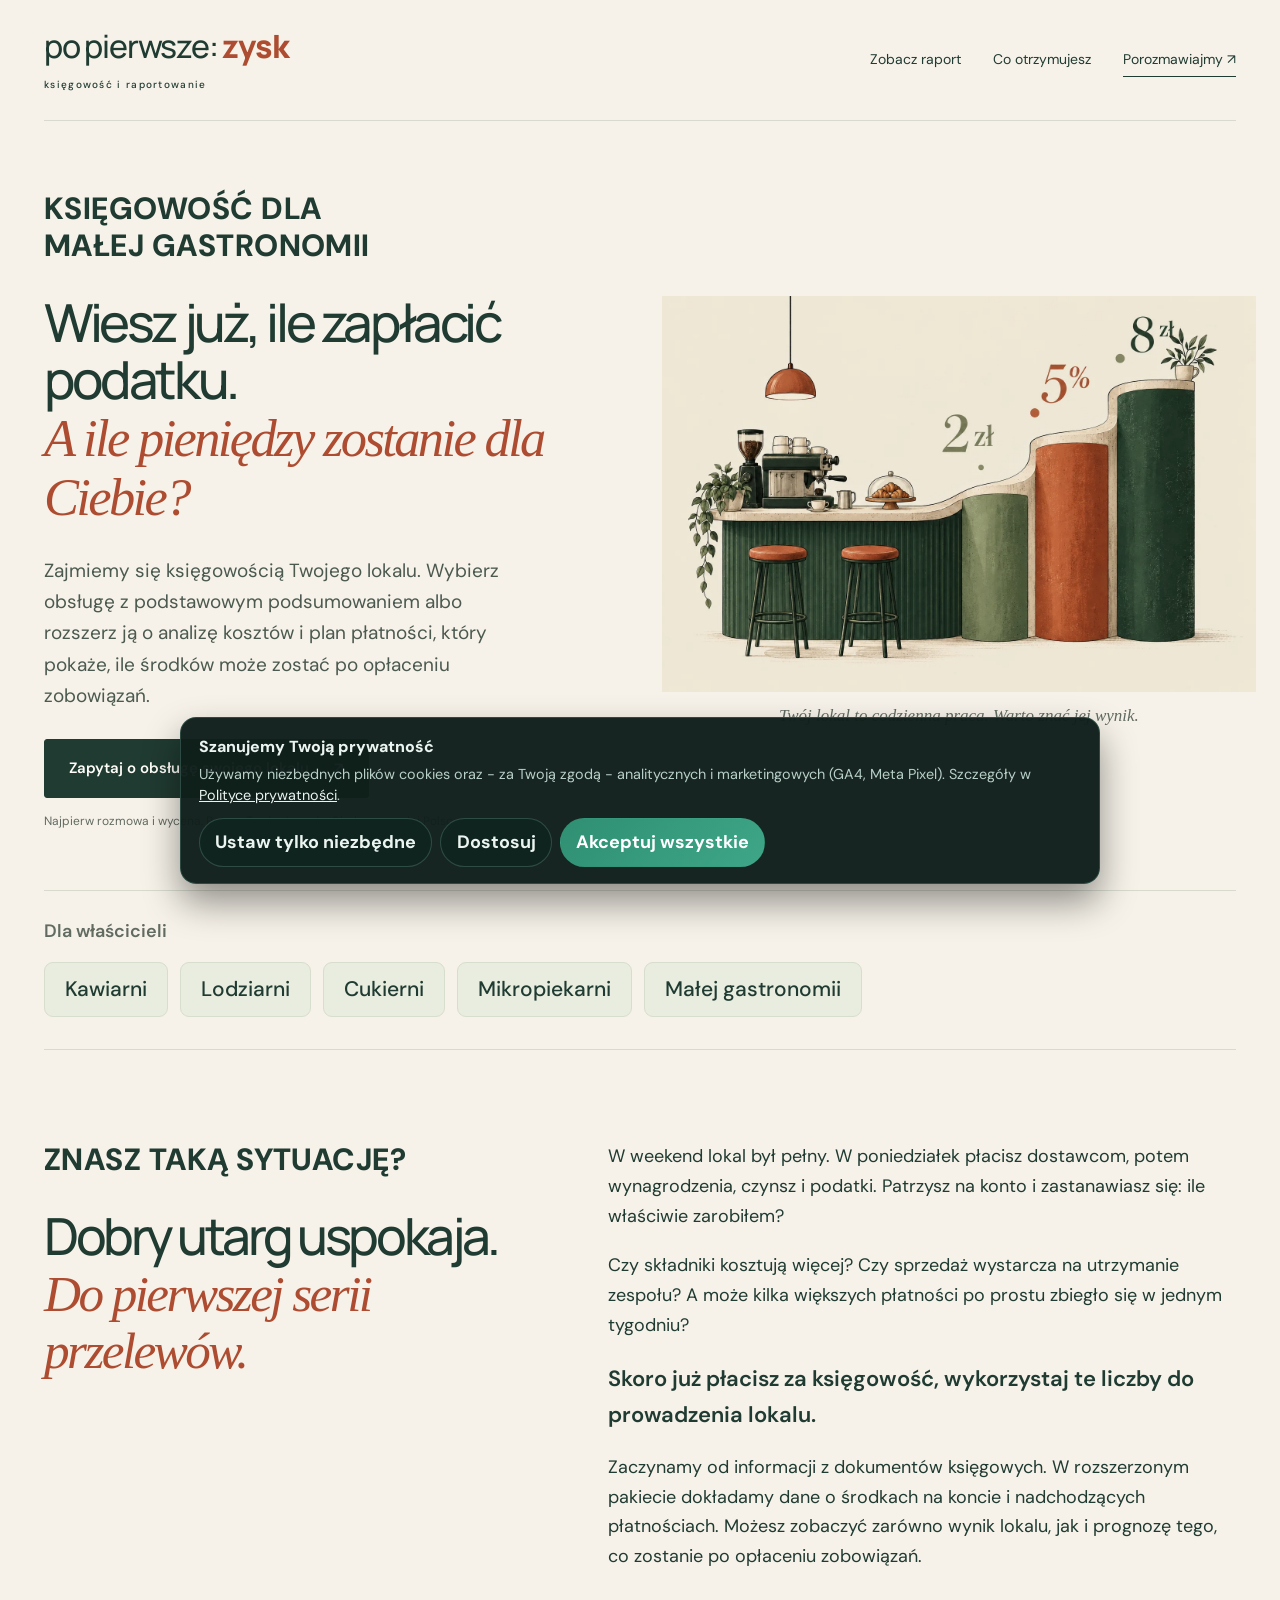
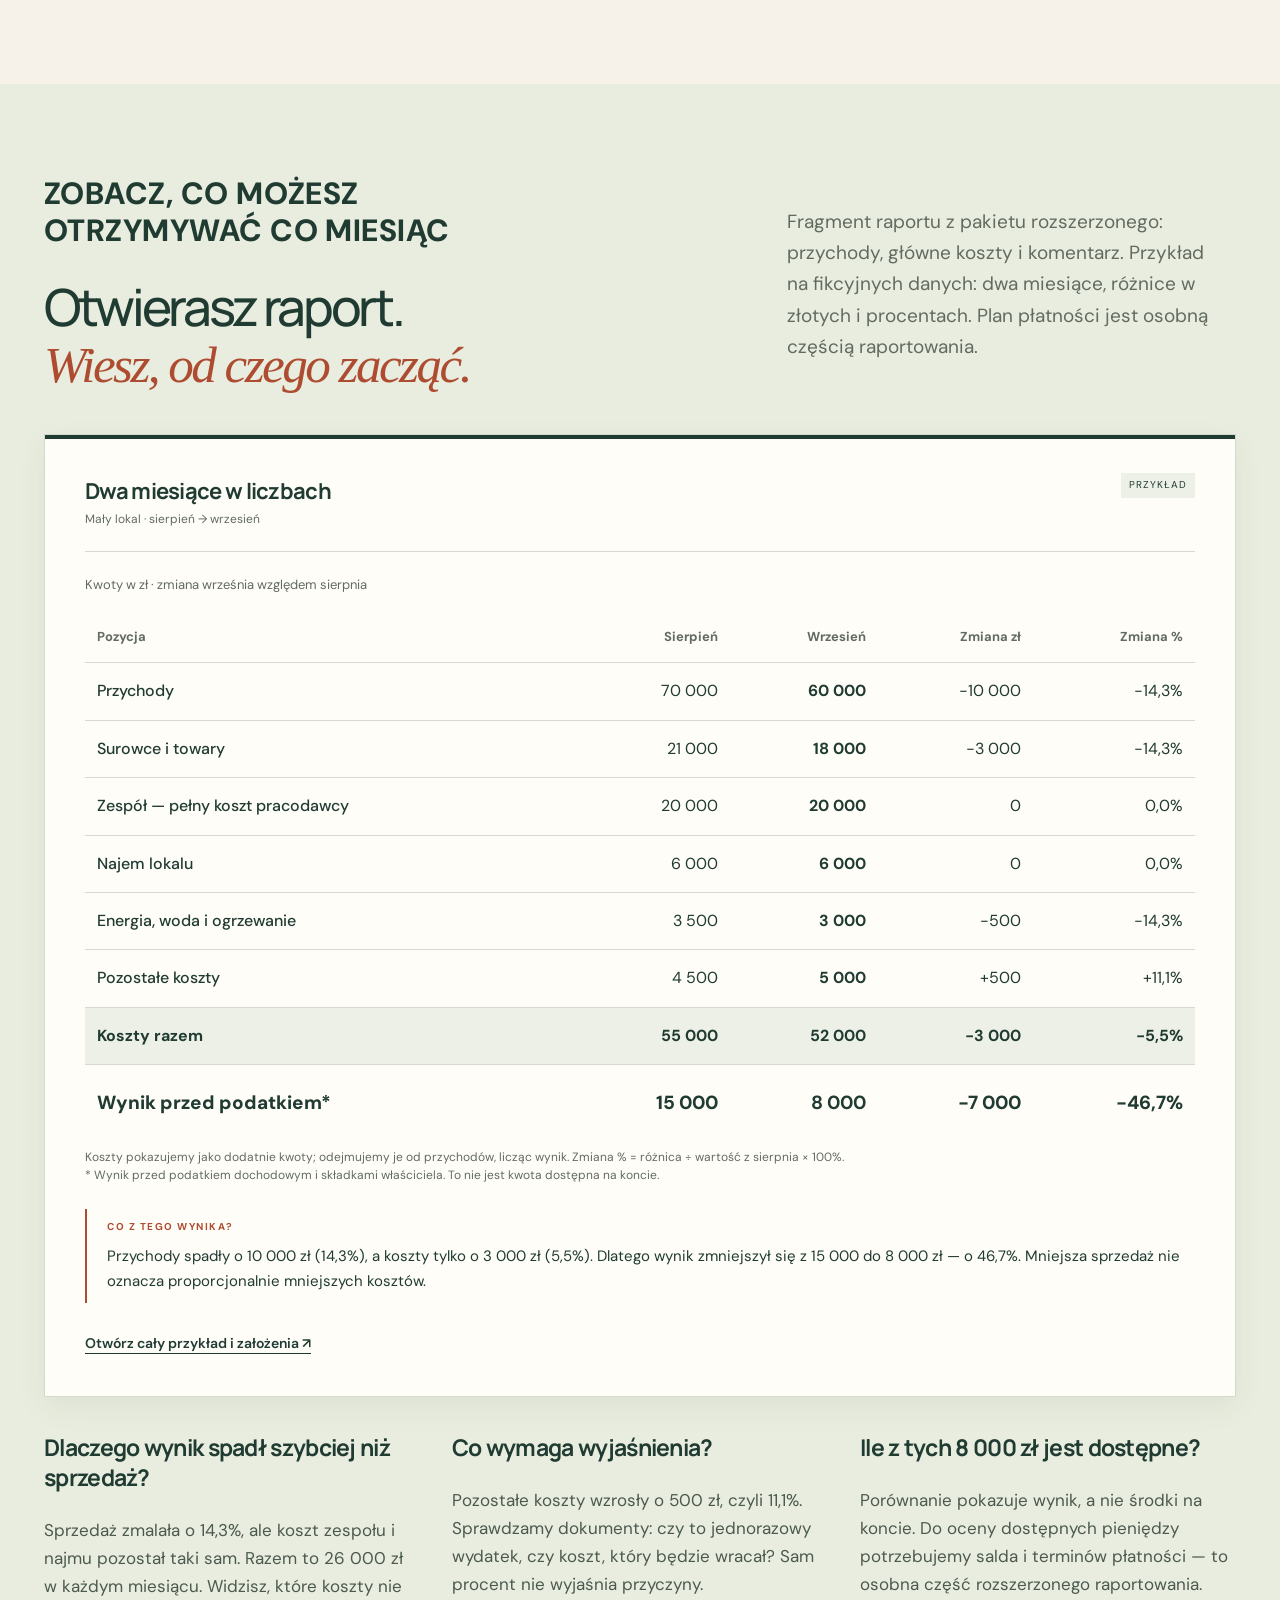
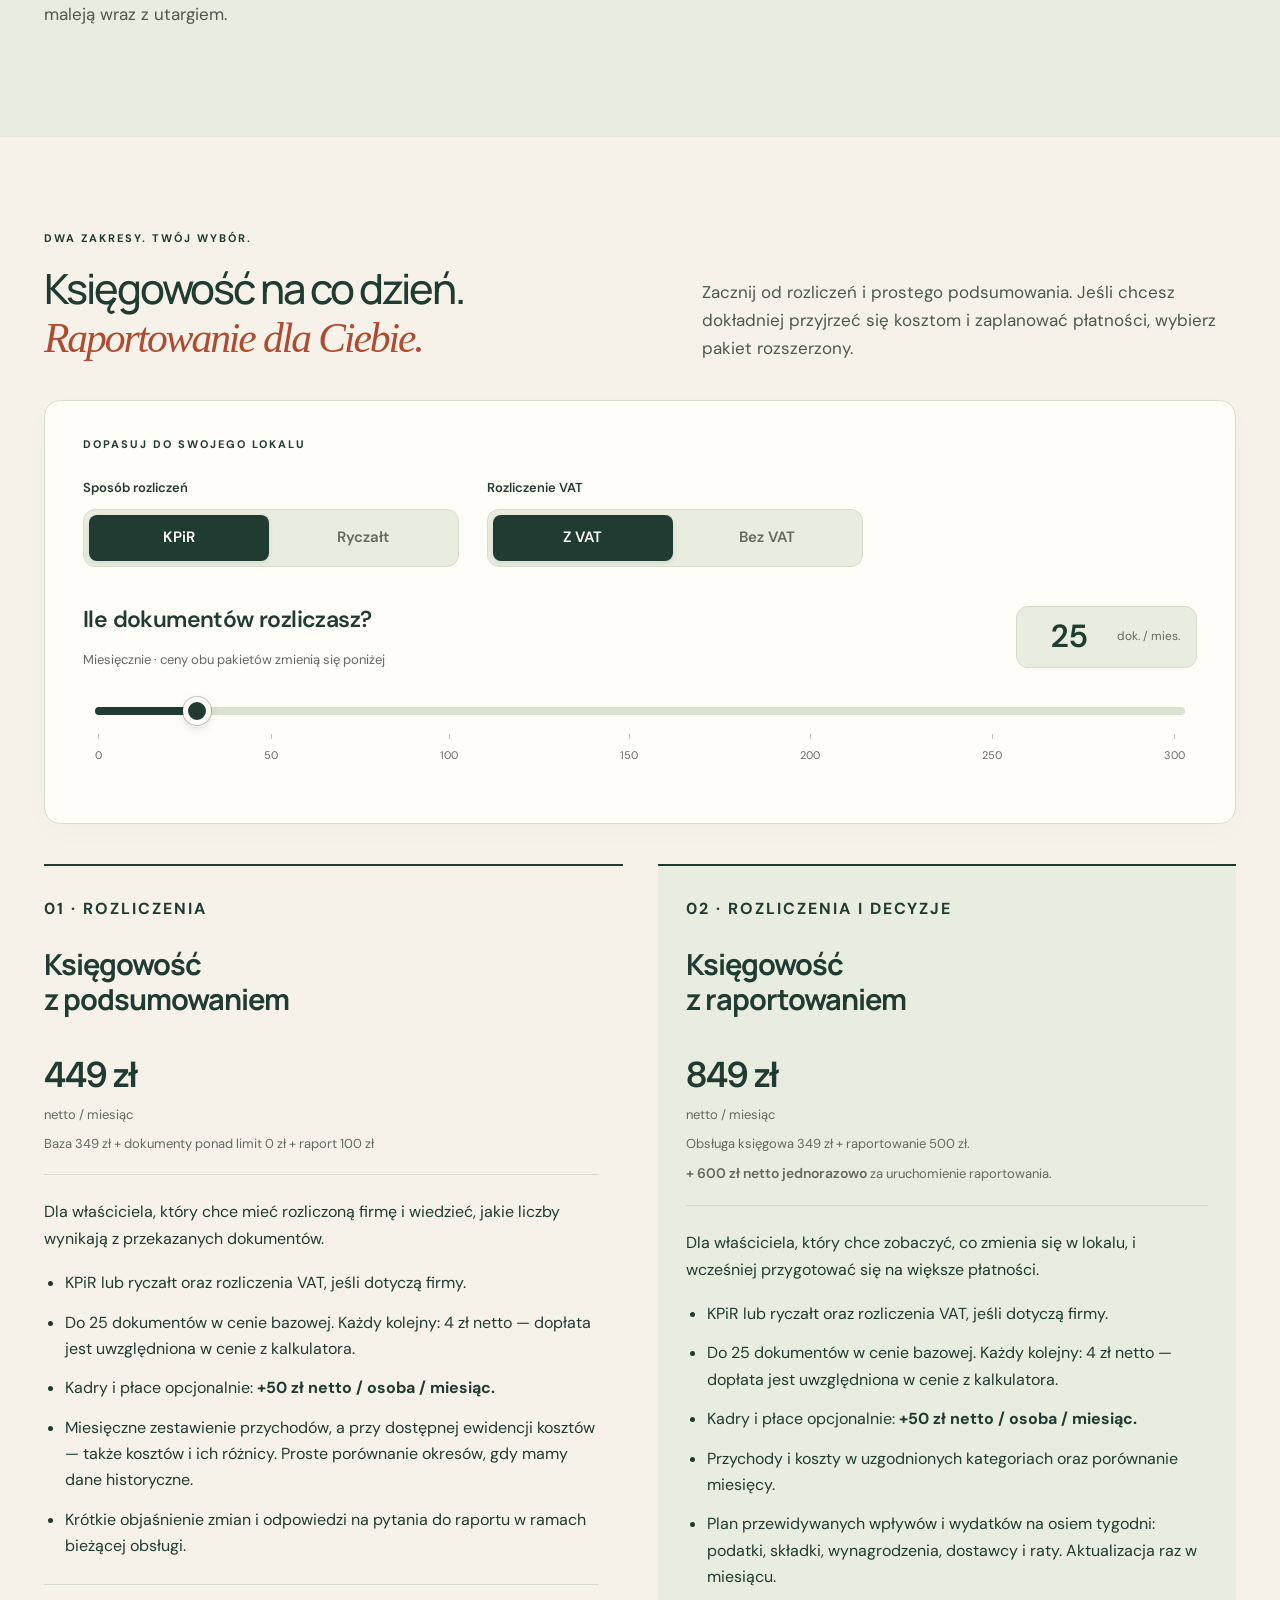
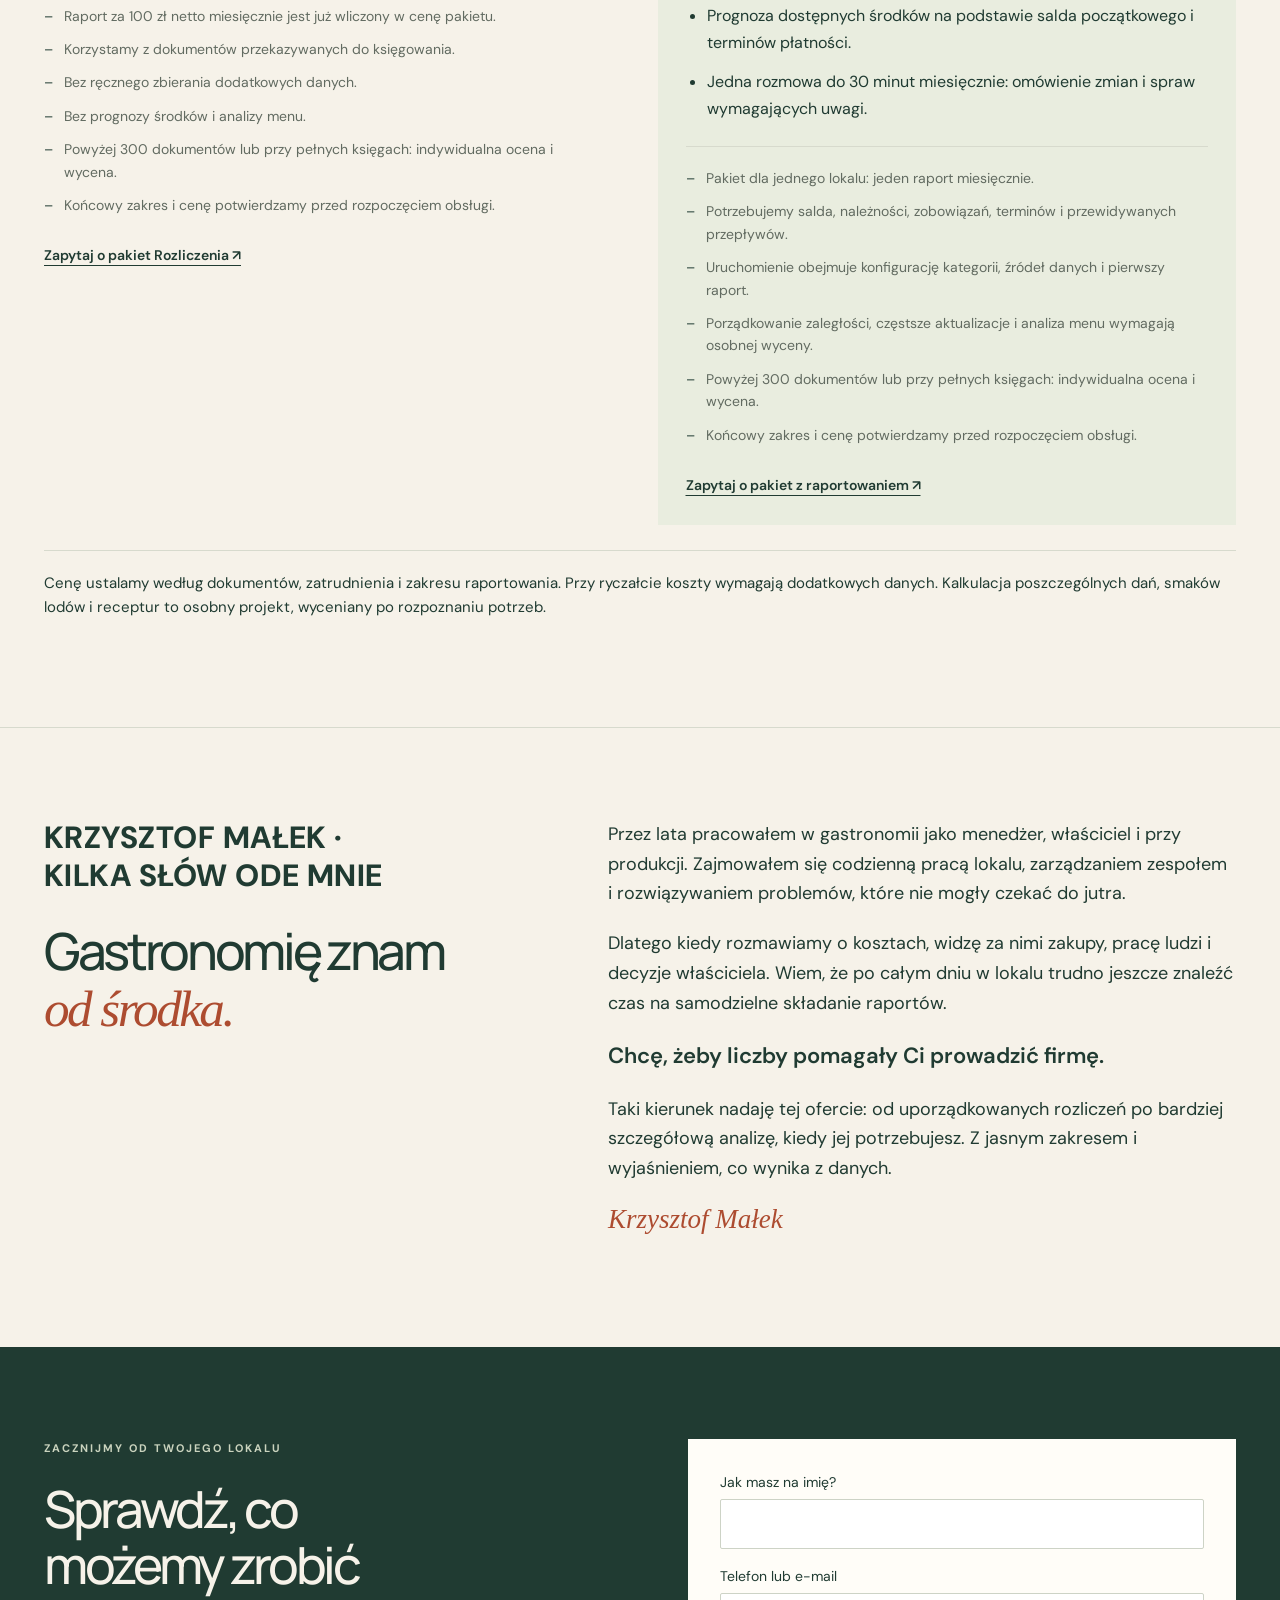
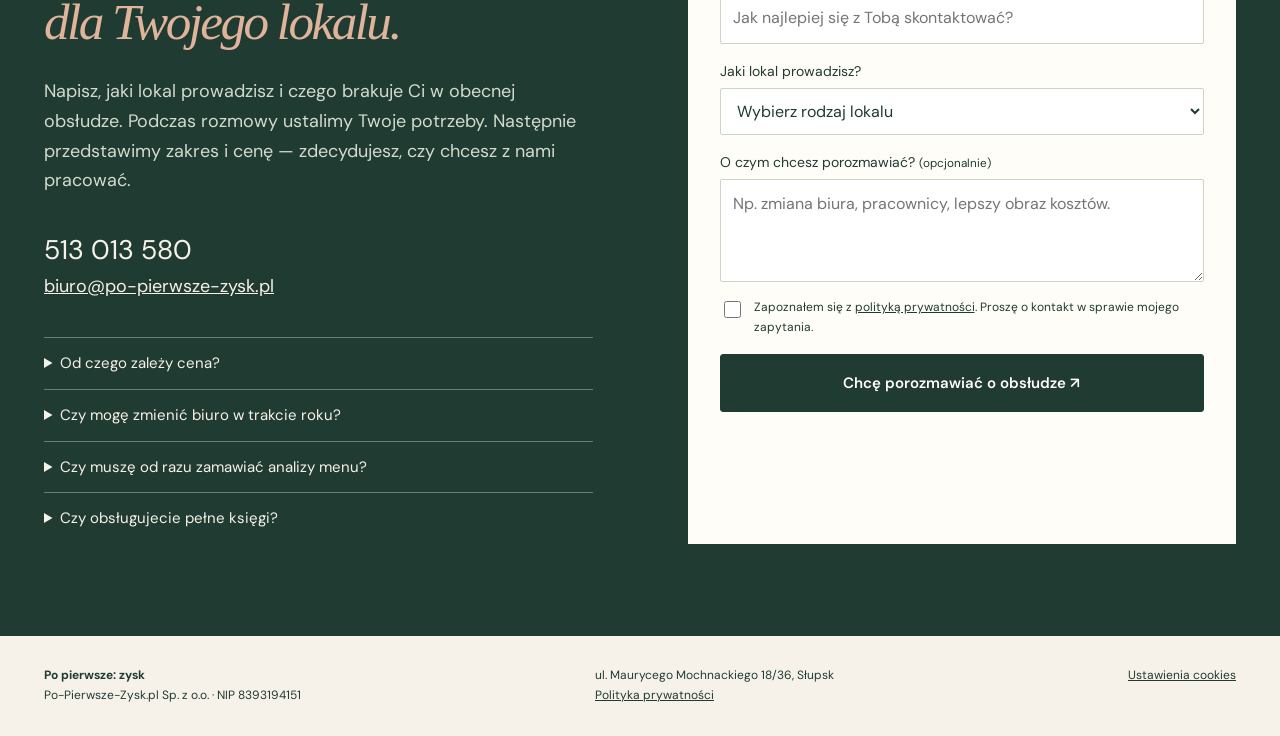
<file: ksiegowosc-dla-gastronomii/index.html>
<!doctype html><html lang="pl"><head><meta charset="utf-8"><meta name="viewport" content="width=device-width,initial-scale=1"><title>Księgowość dla gastronomii | Po pierwsze: zysk</title><meta name="description" content="Księgowość, kadry i płace dla małej gastronomii. Proste raportowanie na podstawie dokumentów. Sprawdź zakres i zapytaj o obsługę lokalu.">
  <meta name="robots" content="index,follow">
  <link rel="canonical" href="https://po-pierwsze-zysk.pl/ksiegowosc-dla-gastronomii/">
  <meta property="og:type" content="website">
  <meta property="og:locale" content="pl_PL">
  <meta property="og:title" content="Księgowość dla gastronomii | Po pierwsze: zysk">
  <meta property="og:description" content="Księgowość, kadry i płace dla małej gastronomii. Proste raportowanie na podstawie dokumentów. Sprawdź zakres i zapytaj o obsługę lokalu.">
  <meta property="og:url" content="https://po-pierwsze-zysk.pl/ksiegowosc-dla-gastronomii/">
  <meta name="twitter:card" content="summary">
  <link rel="icon" type="image/svg+xml" href="data:image/svg+xml,%3Csvg xmlns='http://www.w3.org/2000/svg' viewBox='0 0 64 64'%3E%3Crect width='64' height='64' rx='14' fill='%230f2a23'/%3E%3Ctext x='32' y='41' text-anchor='middle' font-family='Arial' font-size='24' fill='%23d8efe7'%3EPZ%3C/text%3E%3C/svg%3E">
    <script>
    window.PIERWSZE_ZYSK_SITE = window.PIERWSZE_ZYSK_SITE || {};
    window.PIERWSZE_ZYSK_SITE.gaMeasurementId = "G-PWDPCYBSS1";
    window.PIERWSZE_ZYSK_SITE.metaPixelId = "1621726141874033";
    window.PIERWSZE_ZYSK_SITE.cookieConsentStorageKey = "ppz_cookie_consent_v1";
    window.PIERWSZE_ZYSK_SITE.cookieConsentVersion = "2026-02-25";
    window.PIERWSZE_ZYSK_SITE.attributionStorageKey = "ppz_attribution_v1";
  </script>
  <script src="/assets/ppz-consent.js"></script>
<link rel="stylesheet" href="assets/style.css"></head><body><header class="wrap top"><a class="brand brand-wordmark" href="/" aria-label="Po pierwsze: zysk — księgowość i raportowanie"><span class="brand-name">po pierwsze: <strong>zysk</strong></span><small>księgowość i raportowanie</small></a><nav aria-label="Menu"><a href="#raport">Zobacz raport</a><a href="#obsluga">Co otrzymujesz</a><a class="nav-cta" href="#kontakt">Porozmawiajmy ↗</a></nav></header><main>
<section class="wrap hero"><div><p class="eyebrow">Księgowość dla małej gastronomii</p><h1>Wiesz już, ile zapłacić podatku.<br><em>A ile pieniędzy zostanie dla Ciebie?</em></h1><p class="lead">Zajmiemy się księgowością Twojego lokalu. Wybierz obsługę z podstawowym podsumowaniem albo rozszerz ją o analizę kosztów i plan płatności, który pokaże, ile środków może zostać po opłaceniu zobowiązań.</p><a class="button" href="#kontakt">Zapytaj o obsługę swojego lokalu <span aria-hidden="true">↗</span></a><p class="under">Najpierw rozmowa i wycena. Potem Twoja decyzja. Obsługa w całej Polsce.</p></div><figure><img src="assets/ilustracja-2-finanse.webp" width="1536" height="1024" alt="Ilustracja lady kawiarni przechodzącej w słupki wykresu, z dekoracyjnymi kwotami w złotych i znakiem procentu."><figcaption>Twój lokal to codzienna praca. Warto znać jej wynik.</figcaption></figure></section>
<section class="wrap sectors" aria-labelledby="sectors-title"><h2 id="sectors-title">Dla właścicieli</h2><ul><li>Kawiarni</li><li>Lodziarni</li><li>Cukierni</li><li>Mikropiekarni</li><li>Małej gastronomii</li></ul></section>
<section class="wrap section story"><div><p class="eyebrow">Znasz taką sytuację?</p><h2>Dobry utarg uspokaja.<br><em>Do pierwszej serii przelewów.</em></h2></div><div class="story-copy"><p>W weekend lokal był pełny. W poniedziałek płacisz dostawcom, potem wynagrodzenia, czynsz i podatki. Patrzysz na konto i zastanawiasz się: ile właściwie zarobiłem?</p><p>Czy składniki kosztują więcej? Czy sprzedaż wystarcza na utrzymanie zespołu? A może kilka większych płatności po prostu zbiegło się w jednym tygodniu?</p><p class="closing">Skoro już płacisz za księgowość, wykorzystaj te liczby do prowadzenia lokalu.</p><p>Zaczynamy od informacji z dokumentów księgowych. W rozszerzonym pakiecie dokładamy dane o środkach na koncie i nadchodzących płatnościach. Możesz zobaczyć zarówno wynik lokalu, jak i prognozę tego, co zostanie po opłaceniu zobowiązań.</p></div></section>
<section class="report-section section" id="raport"><div class="wrap"><div class="section-heading"><p class="eyebrow">Zobacz, co możesz otrzymywać co miesiąc</p><h2>Otwierasz raport.<br><em>Wiesz, od czego zacząć.</em></h2><p>Fragment raportu z pakietu rozszerzonego: przychody, główne koszty i komentarz. Przykład na fikcyjnych danych: dwa miesiące, różnice w złotych i procentach. Plan płatności jest osobną częścią raportowania.</p></div><div class="report-grid"><div class="report"><div class="report-head"><div><strong>Dwa miesiące w liczbach</strong><small>Mały lokal · sierpień → wrzesień</small></div><span class="stamp">PRZYKŁAD</span></div><p class="table-swipe">Na telefonie przesuń tabelę w bok, aby zobaczyć różnice.</p><div class="report-table-scroll" tabindex="0" role="region" aria-label="Porównanie miesięcy — tabela przewijana"><table class="comparison-table"><caption>Kwoty w zł · zmiana września względem sierpnia</caption><thead><tr><th scope="col">Pozycja</th><th scope="col">Sierpień</th><th scope="col">Wrzesień</th><th scope="col">Zmiana zł</th><th scope="col">Zmiana %</th></tr></thead><tbody><tr class="revenue"><th scope="row">Przychody</th><td>70 000</td><td>60 000</td><td>−10 000</td><td>−14,3%</td></tr><tr class=""><th scope="row">Surowce i towary</th><td>21 000</td><td>18 000</td><td>−3 000</td><td>−14,3%</td></tr><tr class=""><th scope="row">Zespół — pełny koszt pracodawcy</th><td>20 000</td><td>20 000</td><td>0</td><td>0,0%</td></tr><tr class=""><th scope="row">Najem lokalu</th><td>6 000</td><td>6 000</td><td>0</td><td>0,0%</td></tr><tr class=""><th scope="row">Energia, woda i ogrzewanie</th><td>3 500</td><td>3 000</td><td>−500</td><td>−14,3%</td></tr><tr class=""><th scope="row">Pozostałe koszty</th><td>4 500</td><td>5 000</td><td>+500</td><td>+11,1%</td></tr><tr class="subtotal"><th scope="row">Koszty razem</th><td>55 000</td><td>52 000</td><td>−3 000</td><td>−5,5%</td></tr><tr class="result"><th scope="row">Wynik przed podatkiem*</th><td>15 000</td><td>8 000</td><td>−7 000</td><td>−46,7%</td></tr></tbody></table></div><p class="report-note">Koszty pokazujemy jako dodatnie kwoty; odejmujemy je od przychodów, licząc wynik. Zmiana % = różnica ÷ wartość z sierpnia × 100%.<br>* Wynik przed podatkiem dochodowym i składkami właściciela. To nie jest kwota dostępna na koncie.</p><div class="report-comment"><strong>Co z tego wynika?</strong>Przychody spadły o 10 000 zł (14,3%), a koszty tylko o 3 000 zł (5,5%). Dlatego wynik zmniejszył się z 15 000 do 8 000 zł — o 46,7%. Mniejsza sprzedaż nie oznacza proporcjonalnie mniejszych kosztów.</div><a class="textlink" href="raport.html">Otwórz cały przykład i założenia ↗</a></div><div class="report-explain"><article><h3>Dlaczego wynik spadł szybciej niż sprzedaż?</h3><p>Sprzedaż zmalała o 14,3%, ale koszt zespołu i najmu pozostał taki sam. Razem to 26 000 zł w każdym miesiącu. Widzisz, które koszty nie maleją wraz z utargiem.</p></article><article><h3>Co wymaga wyjaśnienia?</h3><p>Pozostałe koszty wzrosły o 500 zł, czyli 11,1%. Sprawdzamy dokumenty: czy to jednorazowy wydatek, czy koszt, który będzie wracał? Sam procent nie wyjaśnia przyczyny.</p></article><article><h3>Ile z tych 8 000 zł jest dostępne?</h3><p>Porównanie pokazuje wynik, a nie środki na koncie. Do oceny dostępnych pieniędzy potrzebujemy salda i terminów płatności — to osobna część rozszerzonego raportowania.</p></article></div></div></div></section>
<section class="wrap section" id="obsluga"><div class="pricing-intro"><div><p class="eyebrow">Dwa zakresy. Twój wybór.</p><h2>Księgowość na co dzień.<br class="desktop-break"> <em>Raportowanie dla Ciebie.</em></h2></div><div class="pricing-intro-copy"><p>Zacznij od rozliczeń i prostego podsumowania. Jeśli chcesz dokładniej przyjrzeć się kosztom i zaplanować płatności, wybierz pakiet rozszerzony.</p></div></div><div class="price-controls" id="wycena"><p class="eyebrow">Dopasuj do swojego lokalu</p><div class="tax-options"><fieldset><legend>Sposób rozliczeń</legend><div class="segment-control"><label><input type="radio" name="tax-method" value="kpir" checked><span>KPiR</span></label><label><input type="radio" name="tax-method" value="ryczalt"><span>Ryczałt</span></label></div></fieldset><fieldset><legend>Rozliczenie VAT</legend><div class="segment-control"><label><input type="radio" name="tax-vat" value="vat" checked><span>Z VAT</span></label><label><input type="radio" name="tax-vat" value="no_vat"><span>Bez VAT</span></label></div></fieldset></div><input type="hidden" id="price-method" value="kpir_vat"><div class="slider-heading"><div><label for="price-docs">Ile dokumentów rozliczasz?</label><span>Miesięcznie · ceny obu pakietów zmienią się poniżej</span></div><div class="docs-counter"><input id="price-docs" type="number" min="0" max="300" step="1" value="25" aria-label="Dokumenty w miesiącu — wpisz liczbę"><span>dok. / mies.</span></div></div><div class="slider-track"><input id="price-range" type="range" min="0" max="300" step="1" value="25" aria-label="Liczba dokumentów w miesiącu" aria-valuetext="25 dokumentów miesięcznie"><div class="slider-scale" aria-hidden="true"><span>0</span><span>50</span><span>100</span><span>150</span><span>200</span><span>250</span><span>300</span></div></div><p id="price-error" role="status"></p><noscript><p>Włącz JavaScript, aby obliczyć cenę, lub skontaktuj się z nami po wycenę.</p></noscript></div><div class="packages"><article class="package"><p class="eyebrow">01 · Rozliczenia</p><h3>Księgowość<br>z podsumowaniem</h3><div class="package-price" aria-live="polite"><strong id="price-basic">—</strong><span>netto / miesiąc</span><small id="price-breakdown">Ustaw parametry powyżej.</small></div><p>Dla właściciela, który chce mieć rozliczoną firmę i wiedzieć, jakie liczby wynikają z przekazanych dokumentów.</p><ul><li>KPiR lub ryczałt oraz rozliczenia VAT, jeśli dotyczą firmy.</li><li>Do 25 dokumentów w cenie bazowej. Każdy kolejny: 4 zł netto — dopłata jest uwzględniona w cenie z kalkulatora.</li><li>Kadry i płace opcjonalnie: <strong>+50 zł netto / osoba / miesiąc.</strong></li><li>Miesięczne zestawienie przychodów, a przy dostępnej ewidencji kosztów — także kosztów i ich różnicy. Proste porównanie okresów, gdy mamy dane historyczne.</li><li>Krótkie objaśnienie zmian i odpowiedzi na pytania do raportu w ramach bieżącej obsługi.</li></ul><ul class="package-limit package-conditions"><li>Raport za 100 zł netto miesięcznie jest już wliczony w cenę pakietu.</li><li>Korzystamy z dokumentów przekazywanych do księgowania.</li><li>Bez ręcznego zbierania dodatkowych danych.</li><li>Bez prognozy środków i analizy menu.</li><li>Powyżej 300 dokumentów lub przy pełnych księgach: indywidualna ocena i wycena.</li><li>Końcowy zakres i cenę potwierdzamy przed rozpoczęciem obsługi.</li></ul><a class="textlink" data-select-package="Rozliczenia" href="#kontakt">Zapytaj o pakiet Rozliczenia ↗</a></article><article class="package expanded"><p class="eyebrow">02 · Rozliczenia i decyzje</p><h3>Księgowość<br>z raportowaniem</h3><div class="package-price" aria-live="polite"><strong id="price-extended">—</strong><span id="price-extended-label">netto / miesiąc</span><small id="price-reporting-note">Ustaw parametry powyżej.</small><small><strong class="setup-price">+ 600 zł netto jednorazowo</strong> za uruchomienie raportowania.</small></div><p>Dla właściciela, który chce zobaczyć, co zmienia się w lokalu, i wcześniej przygotować się na większe płatności.</p><ul><li>KPiR lub ryczałt oraz rozliczenia VAT, jeśli dotyczą firmy.</li><li>Do 25 dokumentów w cenie bazowej. Każdy kolejny: 4 zł netto — dopłata jest uwzględniona w cenie z kalkulatora.</li><li>Kadry i płace opcjonalnie: <strong>+50 zł netto / osoba / miesiąc.</strong></li><li>Przychody i koszty w uzgodnionych kategoriach oraz porównanie miesięcy.</li><li>Plan przewidywanych wpływów i wydatków na osiem tygodni: podatki, składki, wynagrodzenia, dostawcy i raty. Aktualizacja raz w miesiącu.</li><li>Prognoza dostępnych środków na podstawie salda początkowego i terminów płatności.</li><li>Jedna rozmowa do 30 minut miesięcznie: omówienie zmian i spraw wymagających uwagi.</li></ul><ul class="package-limit package-conditions"><li>Pakiet dla jednego lokalu: jeden raport miesięcznie.</li><li>Potrzebujemy salda, należności, zobowiązań, terminów i przewidywanych przepływów.</li><li>Uruchomienie obejmuje konfigurację kategorii, źródeł danych i pierwszy raport.</li><li>Porządkowanie zaległości, częstsze aktualizacje i analiza menu wymagają osobnej wyceny.</li><li>Powyżej 300 dokumentów lub przy pełnych księgach: indywidualna ocena i wycena.</li><li>Końcowy zakres i cenę potwierdzamy przed rozpoczęciem obsługi.</li></ul><a class="textlink" data-select-package="Rozliczenia i decyzje" href="#kontakt">Zapytaj o pakiet z raportowaniem ↗</a></article></div><p class="extra">Cenę ustalamy według dokumentów, zatrudnienia i zakresu raportowania. Przy ryczałcie koszty wymagają dodatkowych danych. Kalkulacja poszczególnych dań, smaków lodów i receptur to osobny projekt, wyceniany po rozpoznaniu potrzeb.</p></section>
<section class="about-section section"><div class="wrap story"><div><p class="eyebrow">Krzysztof Małek · kilka słów ode mnie</p><h2>Gastronomię znam<br><em>od środka.</em></h2></div><div class="story-copy"><p>Przez lata pracowałem w gastronomii jako menedżer, właściciel i przy produkcji. Zajmowałem się codzienną pracą lokalu, zarządzaniem zespołem i rozwiązywaniem problemów, które nie mogły czekać do jutra.</p><p>Dlatego kiedy rozmawiamy o kosztach, widzę za nimi zakupy, pracę ludzi i decyzje właściciela. Wiem, że po całym dniu w lokalu trudno jeszcze znaleźć czas na samodzielne składanie raportów.</p><p class="closing">Chcę, żeby liczby pomagały Ci prowadzić firmę.</p><p>Taki kierunek nadaję tej ofercie: od uporządkowanych rozliczeń po bardziej szczegółową analizę, kiedy jej potrzebujesz. Z jasnym zakresem i wyjaśnieniem, co wynika z danych.</p><p class="signature">Krzysztof Małek</p></div></div></section>
<section class="contact-section section" id="kontakt"><div class="wrap contact-grid"><div><p class="eyebrow">Zacznijmy od Twojego lokalu</p><h2>Sprawdź, co możemy zrobić<br><em>dla Twojego lokalu.</em></h2><p>Napisz, jaki lokal prowadzisz i czego brakuje Ci w obecnej obsłudze. Podczas rozmowy ustalimy Twoje potrzeby. Następnie przedstawimy zakres i cenę — zdecydujesz, czy chcesz z nami pracować.</p><div class="contact-details"><a class="phone" href="tel:+48513013580">513 013 580</a><a href="mailto:biuro@po-pierwsze-zysk.pl">biuro@po-pierwsze-zysk.pl</a></div><div class="faq"><details><summary>Od czego zależy cena?</summary><p>Kalkulator uwzględnia sposób rozliczeń, dokumenty i wybrany raport. Kadry i płace kosztują dodatkowo 50 zł netto miesięcznie za osobę. Podane kwoty są netto za miesiąc. W pakiecie rozszerzonym dochodzi 600 zł netto jednorazowo za uruchomienie raportowania. Dodatkowe analizy wyceniamy przed rozpoczęciem pracy.</p></details><details><summary>Czy mogę zmienić biuro w trakcie roku?</summary><p>Najpierw sprawdzimy Twoją sytuację i możliwy termin przejęcia obsługi. Ustalimy, jakie dokumenty są potrzebne od dotychczasowego biura i kto odpowiada za poszczególne okresy rozliczeń.</p></details><details><summary>Czy muszę od razu zamawiać analizy menu?</summary><p>Nie. Wybierasz księgowość z podstawowym podsumowaniem albo pakiet z rozszerzonym raportowaniem. Kalkulacja rentowności menu pozostaje osobnym projektem w obu wariantach.</p></details><details><summary>Czy obsługujecie pełne księgi?</summary><p>Tak, obsługujemy również firmy prowadzące pełne księgi rachunkowe. Zakres współpracy i cenę ustalamy indywidualnie po szerszej analizie działalności. Taka obsługa wiąże się z wyższą ceną niż KPiR lub ryczałt.</p></details></div></div>
<form id="gastro-form" name="kontakt_gastro" method="POST" action="/dziekujemy.html" data-netlify="true" netlify-honeypot="website"><input type="hidden" name="form-name" value="kontakt_gastro"><p hidden><label>Nie wypełniaj<input name="website" tabindex="-1" autocomplete="off"></label></p><input type="hidden" name="source_page" value="/ksiegowosc-dla-gastronomii/"><input type="hidden" name="utm_source" value=""><input type="hidden" name="utm_medium" value=""><input type="hidden" name="utm_campaign" value=""><input type="hidden" name="utm_content" value=""><input type="hidden" name="utm_term" value=""><p id="selected-quote" hidden></p><input type="hidden" name="wybrany_pakiet"><input type="hidden" name="parametry_wyceny"><label>Jak masz na imię?<input name="imie" autocomplete="given-name" required maxlength="120"></label><label>Telefon lub e-mail<input name="kontakt" required maxlength="180" placeholder="Jak najlepiej się z Tobą skontaktować?"></label><label>Jaki lokal prowadzisz?<select name="lokal" required><option value="">Wybierz rodzaj lokalu</option><option>Kawiarnia</option><option>Lodziarnia</option><option>Cukiernia lub mikropiekarnia</option><option>Inna gastronomia</option><option>Planuję otwarcie</option></select></label><label>O czym chcesz porozmawiać? <small>(opcjonalnie)</small><textarea name="wiadomosc" rows="3" maxlength="3000" placeholder="Np. zmiana biura, pracownicy, lepszy obraz kosztów."></textarea></label><label class="check"><input type="checkbox" name="zgoda_kontakt_prywatnosc" required><span>Zapoznałem się z <a href="https://po-pierwsze-zysk.pl/polityka-prywatnosci.html">polityką prywatności</a>. Proszę o kontakt w sprawie mojego zapytania.</span></label><button class="button" type="submit">Chcę porozmawiać o obsłudze ↗</button><p id="form-status" role="status" aria-live="polite"></p></form></div></section></main><footer class="wrap footer"><p><strong>Po pierwsze: zysk</strong><br>Po-Pierwsze-Zysk.pl Sp. z o.o. · NIP 8393194151</p><p>ul. Maurycego Mochnackiego 18/36, Słupsk<br><a href="https://po-pierwsze-zysk.pl/polityka-prywatnosci.html">Polityka prywatności</a></p><a href="#" data-open-cookie-settings>Ustawienia cookies</a></footer><script src="/assets/gastro.js" defer></script><script src="assets/pricing.js"></script></body></html>
</file>
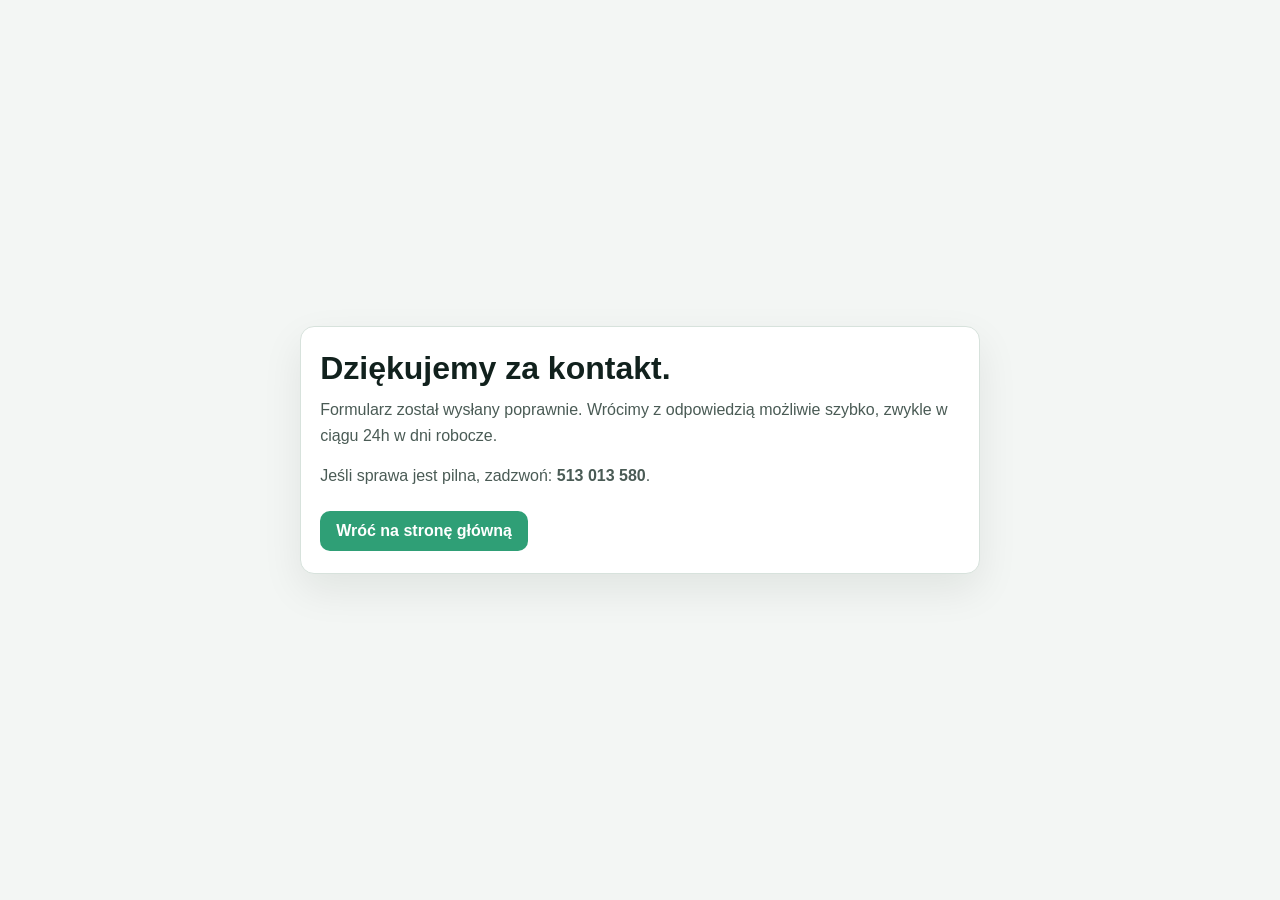
<file: dziekujemy.html>
<!doctype html>
<html lang="pl">
<head>
  <meta charset="utf-8">
  <meta name="viewport" content="width=device-width, initial-scale=1">
  <title>Dziękujemy | Po-Pierwsze-Zysk.pl</title>
  <meta name="robots" content="noindex,follow">
  <style>
    :root {
      color-scheme: light;
      --bg: #f3f6f4;
      --panel: #ffffff;
      --text: #11211d;
      --muted: #4a5b55;
      --primary: #2f9f76;
      --primary-hover: #258764;
      --border: #d7e2dc;
    }

    * { box-sizing: border-box; }

    body {
      margin: 0;
      font-family: "Avenir Next", "Segoe UI", Roboto, Arial, sans-serif;
      background: var(--bg);
      color: var(--text);
      min-height: 100vh;
      display: grid;
      place-items: center;
      padding: 1.2rem;
    }

    .card {
      width: min(680px, 100%);
      background: var(--panel);
      border: 1px solid var(--border);
      border-radius: 14px;
      padding: 1.4rem 1.2rem;
      box-shadow: 0 16px 40px rgba(7, 22, 16, 0.08);
    }

    h1 {
      margin: 0 0 0.6rem;
      font-size: clamp(1.5rem, 3vw, 2rem);
      line-height: 1.2;
    }

    p {
      margin: 0 0 0.9rem;
      color: var(--muted);
      line-height: 1.6;
    }

    .btn {
      display: inline-block;
      margin-top: 0.5rem;
      padding: 0.7rem 1rem;
      border-radius: 10px;
      text-decoration: none;
      font-weight: 700;
      color: #fff;
      background: var(--primary);
    }

    .btn:hover { background: var(--primary-hover); }
  </style>
</head>
<body>
  <main class="card" aria-live="polite">
    <h1>Dziękujemy za kontakt.</h1>
    <p>Formularz został wysłany poprawnie. Wrócimy z odpowiedzią możliwie szybko, zwykle w ciągu 24h w dni robocze.</p>
    <p>Jeśli sprawa jest pilna, zadzwoń: <strong>513 013 580</strong>.</p>
    <a class="btn" href="/">Wróć na stronę główną</a>
  </main>
</body>
</html>
</file>
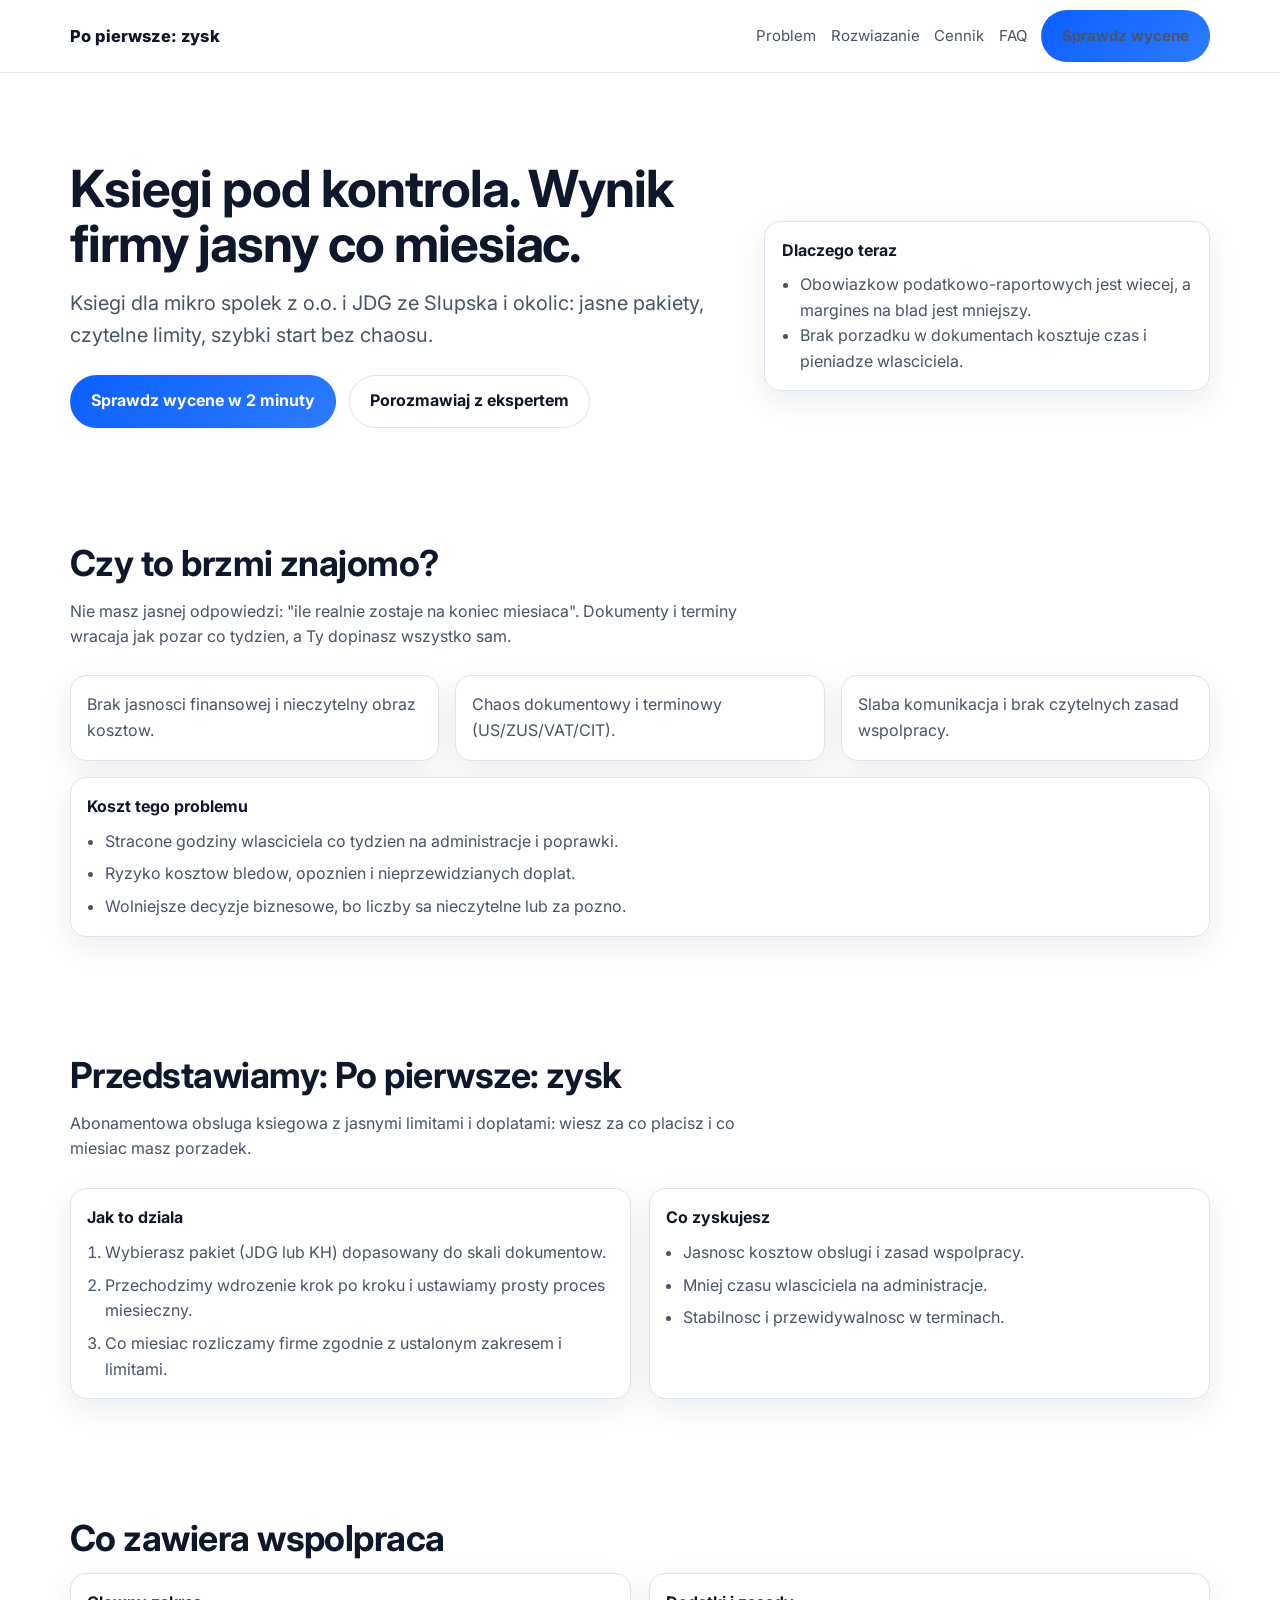
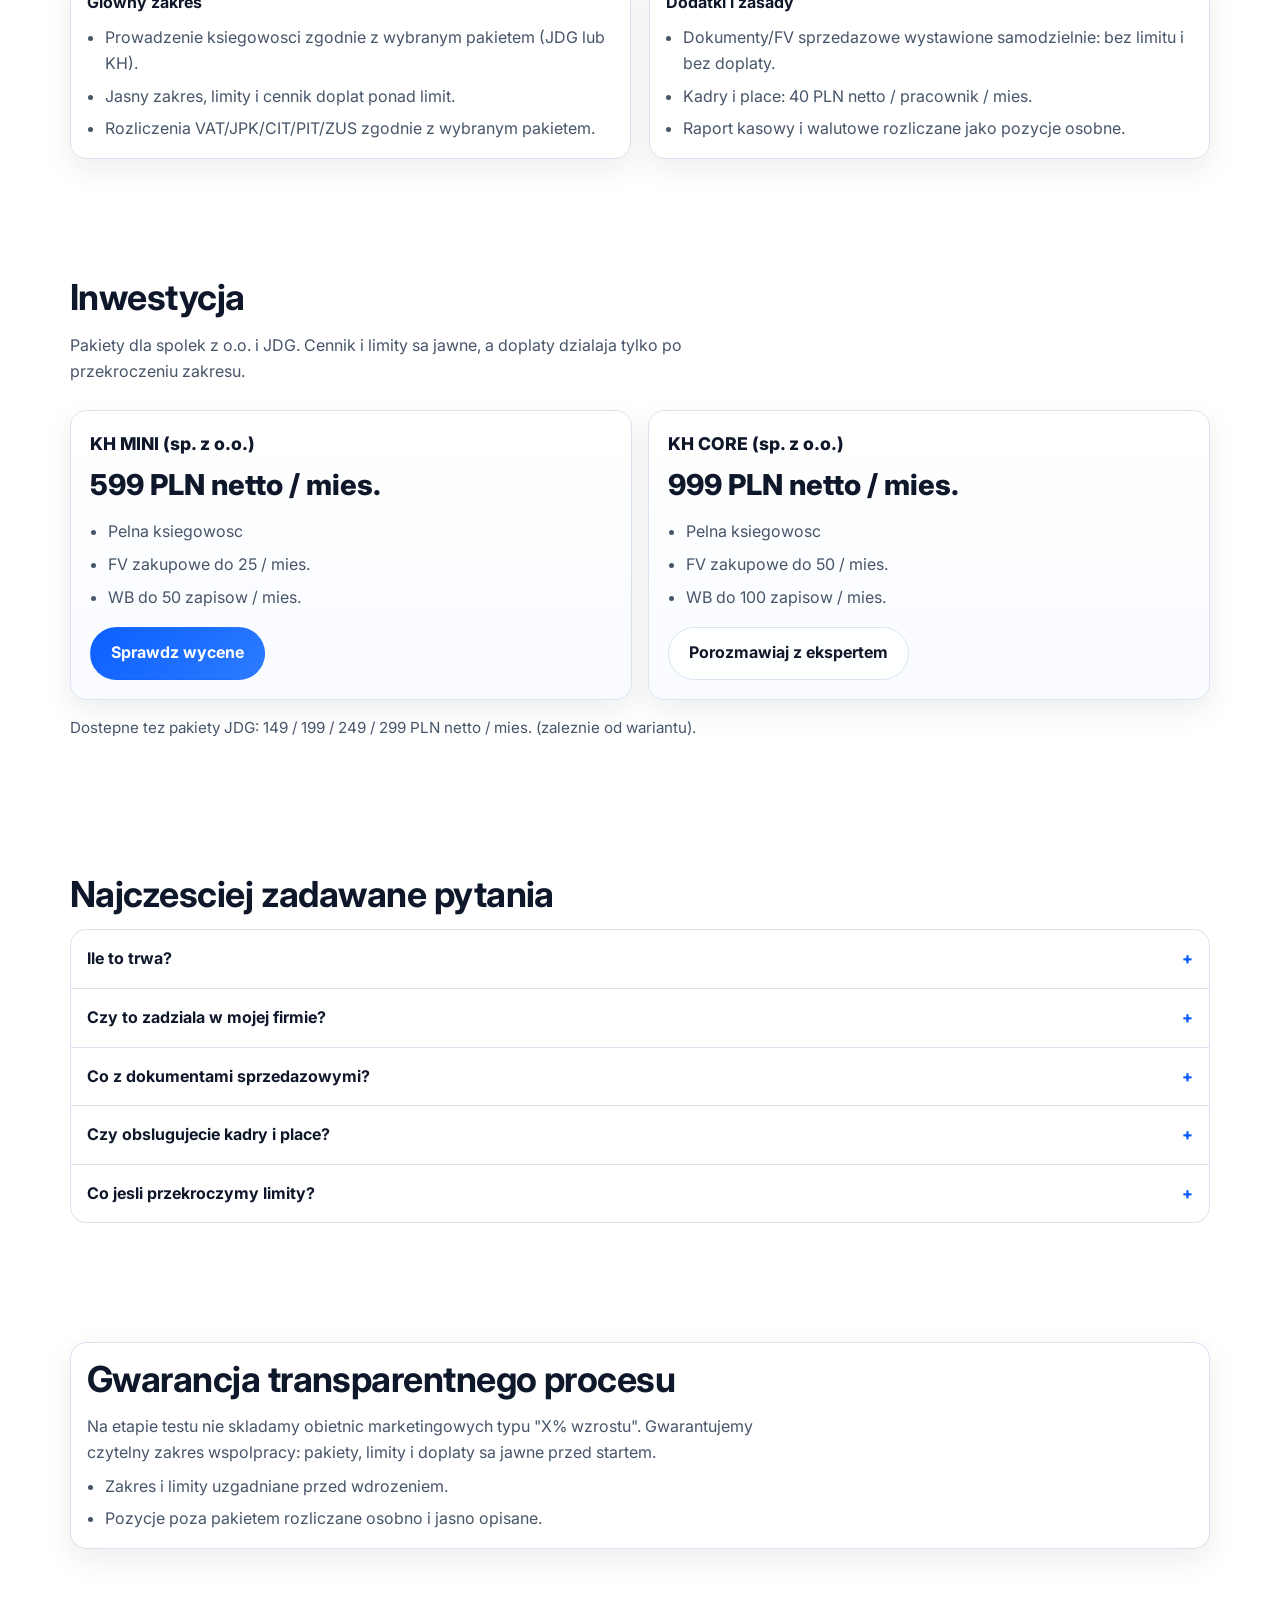
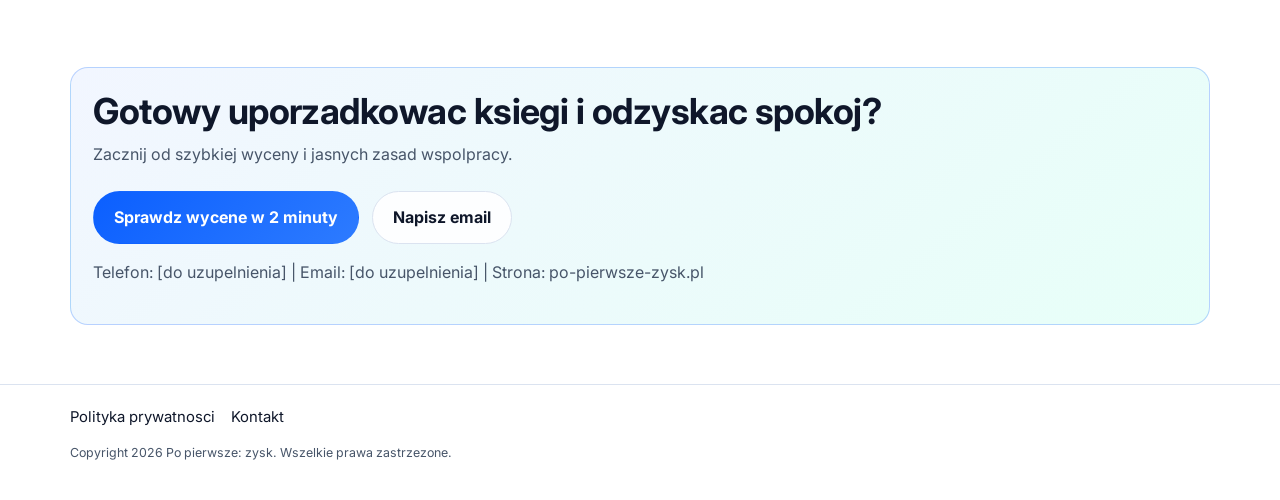
<file: index_v1_clean_standard.html>
<!doctype html>
<html lang="pl">
<head>
  <meta charset="utf-8">
  <meta name="viewport" content="width=device-width, initial-scale=1">
  <title>Po pierwsze: zysk - ksiegowosc dla JDG i spolek z o.o.</title>
  <meta name="description" content="Ksiegowosc dla JDG i mikro spolek z o.o. Jasne pakiety, czytelne limity i szybki start bez chaosu.">
  <link rel="icon" type="image/svg+xml" href="data:image/svg+xml,%3Csvg xmlns='http://www.w3.org/2000/svg' viewBox='0 0 64 64'%3E%3Crect width='64' height='64' rx='14' fill='%230b5fff'/%3E%3Ctext x='32' y='41' text-anchor='middle' font-family='Arial' font-size='24' fill='white'%3EPZ%3C/text%3E%3C/svg%3E">
  <link rel="preconnect" href="https://fonts.googleapis.com">
  <link rel="preconnect" href="https://fonts.gstatic.com" crossorigin>
  <link href="https://fonts.googleapis.com/css2?family=Inter:wght@400;500;600;700;800&display=swap" rel="stylesheet">
  <style>
    :root {
      --bg: #ffffff;
      --surface: #ffffff;
      --surface-soft: #f6f8fc;
      --text: #0f172a;
      --text-muted: #475569;
      --border: #dbe3f0;
      --primary: #0b5fff;
      --primary-strong: #0846c5;
      --accent: #00a87e;
      --shadow: 0 10px 30px rgba(15, 23, 42, 0.08);
      --radius: 16px;
      --maxw: 1140px;
    }

    * { box-sizing: border-box; }
    html { scroll-behavior: smooth; }
    body {
      margin: 0;
      font-family: Inter, "SF Pro Display", -apple-system, BlinkMacSystemFont, "Segoe UI", sans-serif;
      color: var(--text);
      background:
        radial-gradient(1200px 500px at 20% -10%, rgba(11,95,255,0.12), transparent 60%),
        radial-gradient(1000px 450px at 85% -20%, rgba(0,168,126,0.10), transparent 60%),
        var(--bg);
      line-height: 1.6;
    }

    .container {
      width: min(var(--maxw), 92vw);
      margin-inline: auto;
    }

    .site-header {
      position: sticky;
      top: 0;
      z-index: 20;
      border-bottom: 1px solid rgba(219,227,240,0.85);
      background: rgba(255,255,255,0.85);
      backdrop-filter: blur(10px);
    }

    .nav-wrap {
      display: flex;
      align-items: center;
      justify-content: space-between;
      min-height: 72px;
      gap: 1rem;
    }

    .brand {
      font-weight: 800;
      font-size: 1.03rem;
      letter-spacing: 0.01em;
      color: var(--text);
      text-decoration: none;
    }

    .nav {
      display: flex;
      align-items: center;
      gap: 0.9rem;
      flex-wrap: wrap;
    }

    .nav a {
      color: var(--text-muted);
      text-decoration: none;
      font-size: 0.94rem;
      transition: color 180ms ease;
    }

    .nav a:hover,
    .nav a:focus-visible { color: var(--text); }

    .btn {
      display: inline-flex;
      align-items: center;
      justify-content: center;
      border-radius: 999px;
      border: 1px solid transparent;
      padding: 0.8rem 1.25rem;
      font-weight: 700;
      text-decoration: none;
      transition: transform 180ms ease, box-shadow 180ms ease, background-color 180ms ease;
      cursor: pointer;
      white-space: nowrap;
    }

    .btn:hover,
    .btn:focus-visible {
      transform: translateY(-2px);
      box-shadow: 0 8px 22px rgba(11, 95, 255, 0.24);
    }

    .btn-primary {
      background: linear-gradient(135deg, var(--primary), #2d7bff);
      color: #fff;
    }

    .btn-primary:hover,
    .btn-primary:focus-visible { background: linear-gradient(135deg, var(--primary-strong), var(--primary)); }

    .btn-ghost {
      border-color: var(--border);
      background: rgba(255,255,255,0.9);
      color: var(--text);
    }

    .hero {
      padding: 5.5rem 0 3.5rem;
    }

    .hero-grid {
      display: grid;
      grid-template-columns: 1fr;
      gap: 1.5rem;
      align-items: center;
    }

    h1 {
      margin: 0;
      font-size: clamp(2rem, 4vw, 3.8rem);
      line-height: 1.07;
      letter-spacing: -0.02em;
    }

    .lead {
      margin: 1rem 0 0;
      color: var(--text-muted);
      font-size: clamp(1rem, 2vw, 1.25rem);
      max-width: 66ch;
    }

    .hero-cta {
      margin-top: 1.5rem;
      display: flex;
      gap: 0.8rem;
      flex-wrap: wrap;
    }

    .hero-note {
      margin-top: 1.5rem;
      border: 1px solid var(--border);
      border-radius: var(--radius);
      background: var(--surface);
      box-shadow: var(--shadow);
      padding: 1rem 1.1rem;
    }

    .hero-note ul {
      margin: 0.5rem 0 0;
      padding-left: 1.1rem;
      color: var(--text-muted);
    }

    section {
      padding: 3.7rem 0;
    }

    h2 {
      margin: 0 0 0.9rem;
      font-size: clamp(1.6rem, 2.8vw, 2.35rem);
      line-height: 1.15;
      letter-spacing: -0.015em;
    }

    .section-intro {
      margin: 0 0 1.6rem;
      color: var(--text-muted);
      max-width: 70ch;
    }

    .cards {
      display: grid;
      grid-template-columns: 1fr;
      gap: 1rem;
    }

    .card {
      background: var(--surface);
      border: 1px solid var(--border);
      border-radius: var(--radius);
      padding: 1rem 1rem;
      box-shadow: var(--shadow);
      transition: transform 180ms ease, box-shadow 180ms ease;
    }

    .card:hover,
    .card:focus-within {
      transform: translateY(-4px);
      box-shadow: 0 16px 36px rgba(15, 23, 42, 0.12);
    }

    .card p {
      margin: 0;
      color: var(--text-muted);
    }

    .list {
      margin: 0;
      padding-left: 1.1rem;
      color: var(--text-muted);
    }

    .list li + li { margin-top: 0.45rem; }

    .split {
      display: grid;
      gap: 1.1rem;
      grid-template-columns: 1fr;
    }

    .pricing {
      display: grid;
      gap: 1rem;
      grid-template-columns: 1fr;
    }

    .price-card {
      border: 1px solid var(--border);
      border-radius: var(--radius);
      background: linear-gradient(180deg, #ffffff, #f9fbff);
      box-shadow: var(--shadow);
      padding: 1.2rem;
      transition: transform 180ms ease, box-shadow 180ms ease;
    }

    .price-card:hover {
      transform: translateY(-4px);
      box-shadow: 0 18px 36px rgba(11, 95, 255, 0.18);
    }

    .price-name {
      margin: 0;
      font-size: 1.1rem;
      font-weight: 800;
    }

    .price-value {
      margin: 0.25rem 0 0.7rem;
      font-size: 1.8rem;
      font-weight: 800;
    }

    .price-note {
      margin-top: 1rem;
      color: var(--text-muted);
      font-size: 0.95rem;
    }

    .faq {
      border: 1px solid var(--border);
      border-radius: var(--radius);
      overflow: hidden;
      background: var(--surface);
    }

    .faq-item + .faq-item { border-top: 1px solid var(--border); }

    .faq-q {
      width: 100%;
      border: 0;
      background: transparent;
      color: var(--text);
      text-align: left;
      padding: 1rem 1rem;
      font: inherit;
      font-weight: 700;
      display: flex;
      justify-content: space-between;
      gap: 1rem;
      cursor: pointer;
    }

    .faq-q:hover { background: var(--surface-soft); }

    .faq-q .chevron {
      transition: transform 220ms ease;
      color: var(--primary);
      font-weight: 800;
    }

    .faq-q[aria-expanded="true"] .chevron { transform: rotate(180deg); }

    .faq-a {
      max-height: 0;
      overflow: hidden;
      transition: max-height 240ms ease;
    }

    .faq-a p {
      margin: 0;
      padding: 0 1rem 1rem;
      color: var(--text-muted);
    }

    .cta-band {
      border: 1px solid rgba(11, 95, 255, 0.25);
      border-radius: calc(var(--radius) + 2px);
      background: linear-gradient(140deg, #f2f6ff, #e7fff8);
      padding: 1.4rem;
    }

    .cta-band h2 { margin-bottom: 0.6rem; }

    .footer {
      border-top: 1px solid var(--border);
      padding: 1.3rem 0 2.2rem;
      color: var(--text-muted);
      font-size: 0.93rem;
    }

    .footer-links {
      display: flex;
      flex-wrap: wrap;
      gap: 1rem;
      margin-bottom: 0.7rem;
    }

    .footer a {
      color: var(--text);
      text-decoration: none;
    }

    .footer a:hover,
    .footer a:focus-visible { text-decoration: underline; }

    .reveal {
      opacity: 0;
      transform: translateY(18px);
      transition: opacity 420ms ease, transform 420ms ease;
    }

    .reveal.in-view {
      opacity: 1;
      transform: translateY(0);
    }

    @media (min-width: 760px) {
      .cards { grid-template-columns: repeat(3, minmax(0, 1fr)); }
      .split { grid-template-columns: repeat(2, minmax(0, 1fr)); }
      .pricing { grid-template-columns: repeat(2, minmax(0, 1fr)); }
      .hero-grid { grid-template-columns: 1.2fr 0.8fr; }
    }

    @media (prefers-reduced-motion: reduce) {
      html { scroll-behavior: auto; }
      .reveal, .card, .btn, .price-card, .faq-a, .faq-q .chevron {
        transition: none !important;
      }
    }
  </style>
</head>
<body>
  <header class="site-header" aria-label="Naglowek strony">
    <div class="container nav-wrap">
      <a class="brand" href="#top">Po pierwsze: zysk</a>
      <nav class="nav" aria-label="Nawigacja glowna">
        <a href="#problem">Problem</a>
        <a href="#rozwiazanie">Rozwiazanie</a>
        <a href="#cennik">Cennik</a>
        <a href="#faq">FAQ</a>
        <a class="btn btn-primary" href="#kontakt">Sprawdz wycene</a>
      </nav>
    </div>
  </header>

  <main id="top">
    <section class="hero">
      <div class="container hero-grid">
        <div class="reveal">
          <h1>Ksiegi pod kontrola. Wynik firmy jasny co miesiac.</h1>
          <p class="lead">Ksiegi dla mikro spolek z o.o. i JDG ze Slupska i okolic: jasne pakiety, czytelne limity, szybki start bez chaosu.</p>
          <div class="hero-cta">
            <a class="btn btn-primary" href="#kontakt">Sprawdz wycene w 2 minuty</a>
            <a class="btn btn-ghost" href="#rozwiazanie">Porozmawiaj z ekspertem</a>
          </div>
        </div>
        <aside class="hero-note reveal" aria-label="Dlaczego teraz">
          <strong>Dlaczego teraz</strong>
          <ul>
            <li>Obowiazkow podatkowo-raportowych jest wiecej, a margines na blad jest mniejszy.</li>
            <li>Brak porzadku w dokumentach kosztuje czas i pieniadze wlasciciela.</li>
          </ul>
        </aside>
      </div>
    </section>

    <section id="problem" class="container">
      <h2 class="reveal">Czy to brzmi znajomo?</h2>
      <p class="section-intro reveal">Nie masz jasnej odpowiedzi: "ile realnie zostaje na koniec miesiaca". Dokumenty i terminy wracaja jak pozar co tydzien, a Ty dopinasz wszystko sam.</p>
      <div class="cards">
        <article class="card reveal"><p>Brak jasnosci finansowej i nieczytelny obraz kosztow.</p></article>
        <article class="card reveal"><p>Chaos dokumentowy i terminowy (US/ZUS/VAT/CIT).</p></article>
        <article class="card reveal"><p>Slaba komunikacja i brak czytelnych zasad wspolpracy.</p></article>
      </div>
      <div class="card reveal" style="margin-top:1rem;">
        <strong>Koszt tego problemu</strong>
        <ul class="list" style="margin-top:0.6rem;">
          <li>Stracone godziny wlasciciela co tydzien na administracje i poprawki.</li>
          <li>Ryzyko kosztow bledow, opoznien i nieprzewidzianych doplat.</li>
          <li>Wolniejsze decyzje biznesowe, bo liczby sa nieczytelne lub za pozno.</li>
        </ul>
      </div>
    </section>

    <section id="rozwiazanie" class="container">
      <h2 class="reveal">Przedstawiamy: Po pierwsze: zysk</h2>
      <p class="section-intro reveal">Abonamentowa obsluga ksiegowa z jasnymi limitami i doplatami: wiesz za co placisz i co miesiac masz porzadek.</p>
      <div class="split">
        <article class="card reveal">
          <strong>Jak to dziala</strong>
          <ol class="list" style="margin-top:0.6rem;">
            <li>Wybierasz pakiet (JDG lub KH) dopasowany do skali dokumentow.</li>
            <li>Przechodzimy wdrozenie krok po kroku i ustawiamy prosty proces miesieczny.</li>
            <li>Co miesiac rozliczamy firme zgodnie z ustalonym zakresem i limitami.</li>
          </ol>
        </article>
        <article class="card reveal">
          <strong>Co zyskujesz</strong>
          <ul class="list" style="margin-top:0.6rem;">
            <li>Jasnosc kosztow obslugi i zasad wspolpracy.</li>
            <li>Mniej czasu wlasciciela na administracje.</li>
            <li>Stabilnosc i przewidywalnosc w terminach.</li>
          </ul>
        </article>
      </div>
    </section>

    <section id="stack" class="container">
      <h2 class="reveal">Co zawiera wspolpraca</h2>
      <div class="split">
        <article class="card reveal">
          <strong>Glowny zakres</strong>
          <ul class="list" style="margin-top:0.6rem;">
            <li>Prowadzenie ksiegowosci zgodnie z wybranym pakietem (JDG lub KH).</li>
            <li>Jasny zakres, limity i cennik doplat ponad limit.</li>
            <li>Rozliczenia VAT/JPK/CIT/PIT/ZUS zgodnie z wybranym pakietem.</li>
          </ul>
        </article>
        <article class="card reveal">
          <strong>Dodatki i zasady</strong>
          <ul class="list" style="margin-top:0.6rem;">
            <li>Dokumenty/FV sprzedazowe wystawione samodzielnie: bez limitu i bez doplaty.</li>
            <li>Kadry i place: 40 PLN netto / pracownik / mies.</li>
            <li>Raport kasowy i walutowe rozliczane jako pozycje osobne.</li>
          </ul>
        </article>
      </div>
    </section>

    <section id="cennik" class="container">
      <h2 class="reveal">Inwestycja</h2>
      <p class="section-intro reveal">Pakiety dla spolek z o.o. i JDG. Cennik i limity sa jawne, a doplaty dzialaja tylko po przekroczeniu zakresu.</p>
      <div class="pricing">
        <article class="price-card reveal" aria-label="Pakiet KH MINI">
          <p class="price-name">KH MINI (sp. z o.o.)</p>
          <p class="price-value">599 PLN netto / mies.</p>
          <ul class="list">
            <li>Pelna ksiegowosc</li>
            <li>FV zakupowe do 25 / mies.</li>
            <li>WB do 50 zapisow / mies.</li>
          </ul>
          <a class="btn btn-primary" href="#kontakt" style="margin-top:1rem;">Sprawdz wycene</a>
        </article>
        <article class="price-card reveal" aria-label="Pakiet KH CORE">
          <p class="price-name">KH CORE (sp. z o.o.)</p>
          <p class="price-value">999 PLN netto / mies.</p>
          <ul class="list">
            <li>Pelna ksiegowosc</li>
            <li>FV zakupowe do 50 / mies.</li>
            <li>WB do 100 zapisow / mies.</li>
          </ul>
          <a class="btn btn-ghost" href="#kontakt" style="margin-top:1rem;">Porozmawiaj z ekspertem</a>
        </article>
      </div>
      <p class="price-note reveal">Dostepne tez pakiety JDG: 149 / 199 / 249 / 299 PLN netto / mies. (zaleznie od wariantu).</p>
    </section>

    <section id="faq" class="container">
      <h2 class="reveal">Najczesciej zadawane pytania</h2>
      <div class="faq reveal" role="list">
        <article class="faq-item" role="listitem">
          <button class="faq-q" aria-expanded="false" aria-controls="faq-a1" id="faq-q1">Ile to trwa?<span class="chevron">+</span></button>
          <div class="faq-a" id="faq-a1" role="region" aria-labelledby="faq-q1"><p>To model miesieczny. Start po przekazaniu dokumentow i wdrozeniu procesu.</p></div>
        </article>
        <article class="faq-item" role="listitem">
          <button class="faq-q" aria-expanded="false" aria-controls="faq-a2" id="faq-q2">Czy to zadziala w mojej firmie?<span class="chevron">+</span></button>
          <div class="faq-a" id="faq-a2" role="region" aria-labelledby="faq-q2"><p>Tak, jesli chcesz pracowac na jasnych limitach i regularnym procesie, a nie ad hoc.</p></div>
        </article>
        <article class="faq-item" role="listitem">
          <button class="faq-q" aria-expanded="false" aria-controls="faq-a3" id="faq-q3">Co z dokumentami sprzedazowymi?<span class="chevron">+</span></button>
          <div class="faq-a" id="faq-a3" role="region" aria-labelledby="faq-q3"><p>Dokumenty/FV sprzedazowe wystawione samodzielnie sa bez limitu i bez doplaty.</p></div>
        </article>
        <article class="faq-item" role="listitem">
          <button class="faq-q" aria-expanded="false" aria-controls="faq-a4" id="faq-q4">Czy obslugujecie kadry i place?<span class="chevron">+</span></button>
          <div class="faq-a" id="faq-a4" role="region" aria-labelledby="faq-q4"><p>Tak, jako pozycja dodatkowa: 40 PLN netto / pracownik / mies.</p></div>
        </article>
        <article class="faq-item" role="listitem">
          <button class="faq-q" aria-expanded="false" aria-controls="faq-a5" id="faq-q5">Co jesli przekroczymy limity?<span class="chevron">+</span></button>
          <div class="faq-a" id="faq-a5" role="region" aria-labelledby="faq-q5"><p>Dzialaja jawne doplaty ponad limit zgodnie z cennikiem.</p></div>
        </article>
      </div>
    </section>

    <section class="container">
      <div class="card reveal">
        <h2 style="margin-top:0;">Gwarancja transparentnego procesu</h2>
        <p class="section-intro" style="margin-bottom:0.5rem;">Na etapie testu nie skladamy obietnic marketingowych typu "X% wzrostu". Gwarantujemy czytelny zakres wspolpracy: pakiety, limity i doplaty sa jawne przed startem.</p>
        <ul class="list">
          <li>Zakres i limity uzgadniane przed wdrozeniem.</li>
          <li>Pozycje poza pakietem rozliczane osobno i jasno opisane.</li>
        </ul>
      </div>
    </section>

    <section id="kontakt" class="container">
      <div class="cta-band reveal">
        <h2>Gotowy uporzadkowac ksiegi i odzyskac spokoj?</h2>
        <p class="section-intro" style="margin-bottom:1rem;">Zacznij od szybkiej wyceny i jasnych zasad wspolpracy.</p>
        <div class="hero-cta">
          <a class="btn btn-primary" href="#">Sprawdz wycene w 2 minuty</a>
          <a class="btn btn-ghost" href="mailto:[do_uzupelnienia]">Napisz email</a>
        </div>
        <p style="margin-top:1rem;color:var(--text-muted);">Telefon: [do uzupelnienia] | Email: [do uzupelnienia] | Strona: po-pierwsze-zysk.pl</p>
      </div>
    </section>
  </main>

  <footer class="footer">
    <div class="container">
      <div class="footer-links">
        <a href="#">Polityka prywatnosci</a>
        <a href="mailto:[do_uzupelnienia]">Kontakt</a>
      </div>
      <small>Copyright <span id="year"></span> Po pierwsze: zysk. Wszelkie prawa zastrzezone.</small>
    </div>
  </footer>

  <script>
    document.getElementById('year').textContent = new Date().getFullYear();

    const observer = new IntersectionObserver((entries) => {
      entries.forEach((entry) => {
        if (entry.isIntersecting) {
          entry.target.classList.add('in-view');
          observer.unobserve(entry.target);
        }
      });
    }, { threshold: 0.14 });

    document.querySelectorAll('.reveal').forEach((el) => observer.observe(el));

    const faqButtons = document.querySelectorAll('.faq-q');
    faqButtons.forEach((button) => {
      button.addEventListener('click', () => {
        const expanded = button.getAttribute('aria-expanded') === 'true';
        button.setAttribute('aria-expanded', String(!expanded));
        const panel = document.getElementById(button.getAttribute('aria-controls'));
        if (!panel) return;
        if (expanded) {
          panel.style.maxHeight = '0px';
        } else {
          panel.style.maxHeight = panel.scrollHeight + 'px';
        }
      });
    });
  </script>
</body>
</html>
</file>
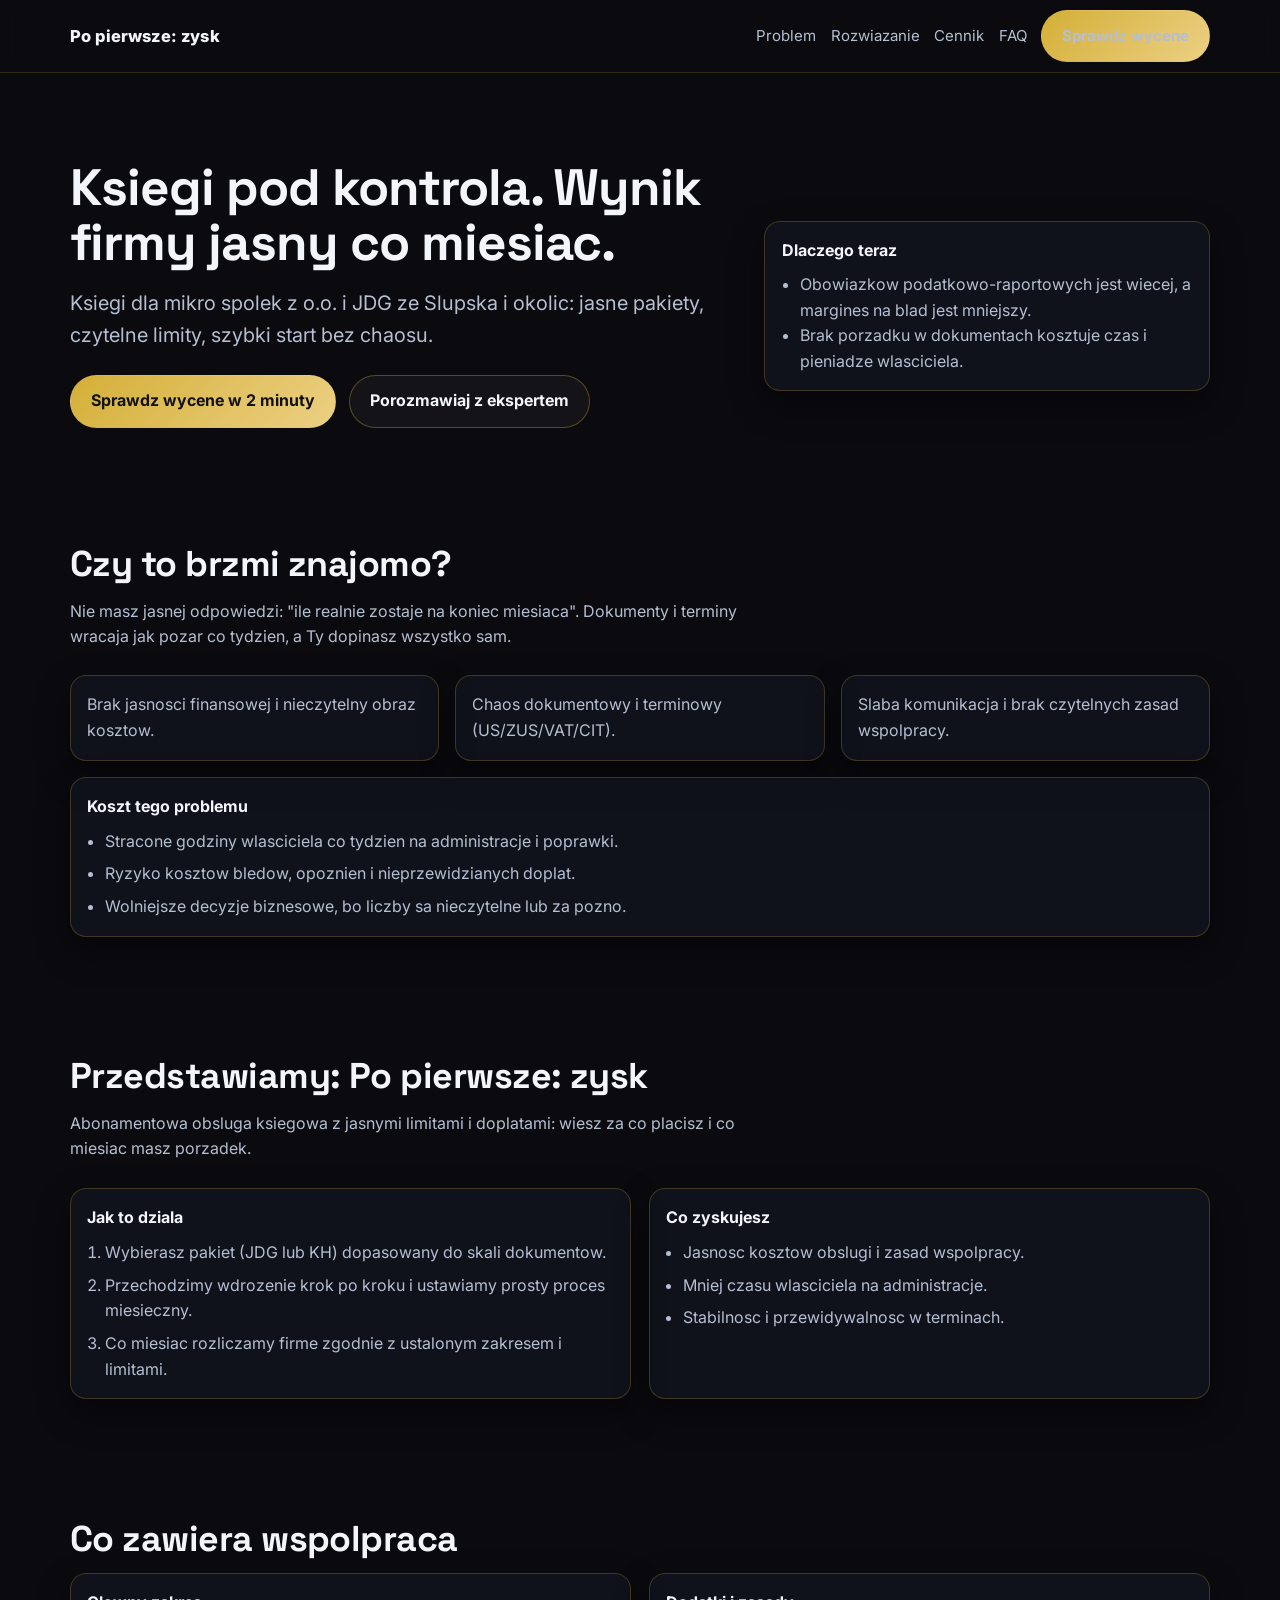
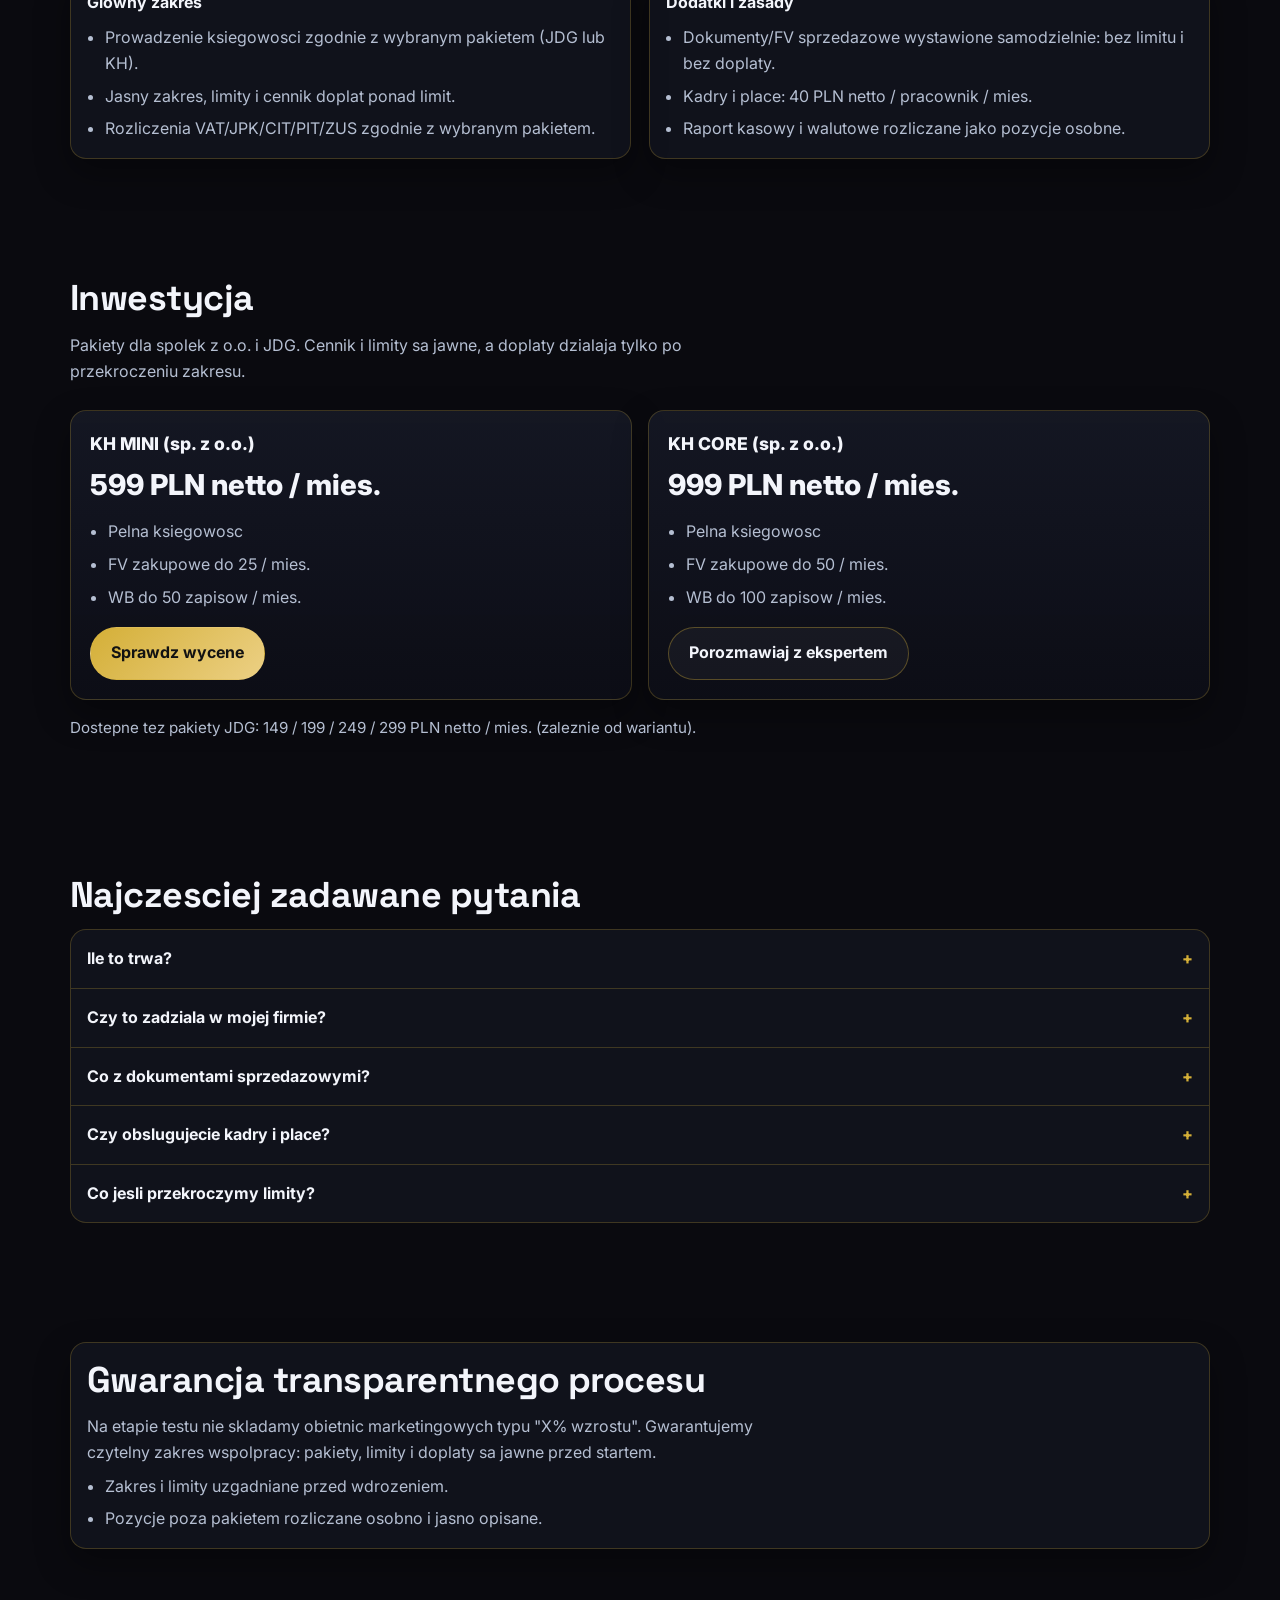
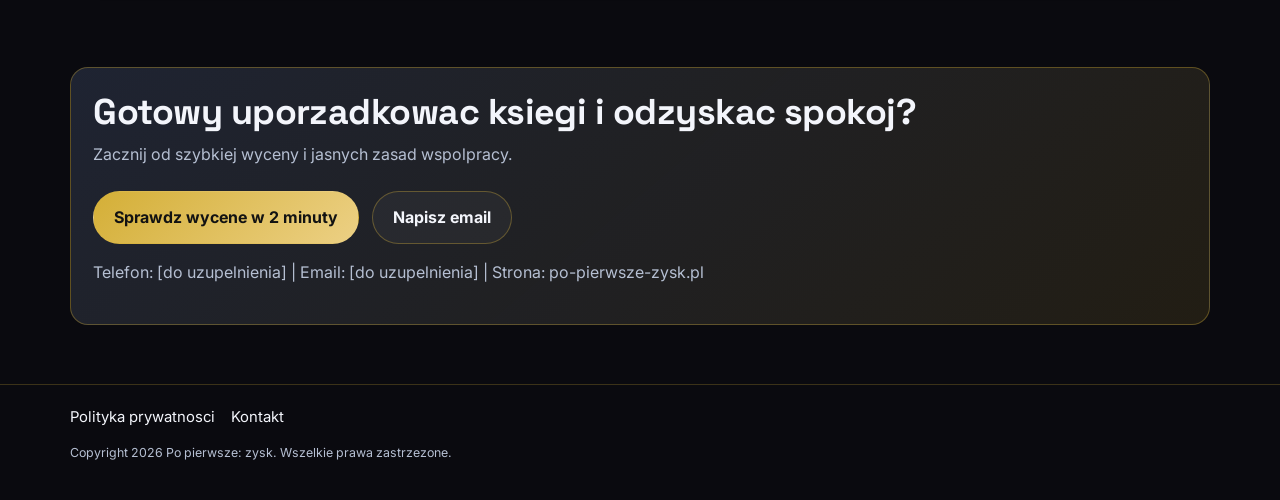
<file: index_v2_dark_standard.html>
<!doctype html>
<html lang="pl">
<head>
  <meta charset="utf-8">
  <meta name="viewport" content="width=device-width, initial-scale=1">
  <title>Po pierwsze: zysk - DARK PREMIUM</title>
  <meta name="description" content="Ksiegowosc dla JDG i mikro spolek z o.o. Jasne pakiety, czytelne limity i szybki start bez chaosu.">
  <link rel="icon" type="image/svg+xml" href="data:image/svg+xml,%3Csvg xmlns='http://www.w3.org/2000/svg' viewBox='0 0 64 64'%3E%3Crect width='64' height='64' rx='14' fill='%230a0a0f'/%3E%3Ctext x='32' y='41' text-anchor='middle' font-family='Arial' font-size='24' fill='%23d4af37'%3EPZ%3C/text%3E%3C/svg%3E">
  <link rel="preconnect" href="https://fonts.googleapis.com">
  <link rel="preconnect" href="https://fonts.gstatic.com" crossorigin>
  <link href="https://fonts.googleapis.com/css2?family=Inter:wght@400;500;600;700&family=Space+Grotesk:wght@500;700&display=swap" rel="stylesheet">
  <style>
    :root {
      --bg: #0a0a0f;
      --surface: rgba(18, 20, 30, 0.8);
      --surface-soft: rgba(28, 30, 42, 0.85);
      --text: #f3f5fb;
      --text-muted: #b5bfd2;
      --border: rgba(212, 175, 55, 0.24);
      --primary: #d4af37;
      --primary-strong: #b38f24;
      --accent: #97b9ff;
      --shadow: 0 14px 34px rgba(0, 0, 0, 0.35);
      --radius: 16px;
      --maxw: 1140px;
    }

    * { box-sizing: border-box; }
    html { scroll-behavior: smooth; }
    body {
      margin: 0;
      font-family: Inter, -apple-system, BlinkMacSystemFont, "Segoe UI", sans-serif;
      color: var(--text);
      background:
        radial-gradient(1200px 500px at 20% -10%, rgba(151,185,255,0.15), transparent 60%),
        radial-gradient(1000px 450px at 85% -20%, rgba(212,175,55,0.12), transparent 60%),
        var(--bg);
      line-height: 1.6;
    }

    .container {
      width: min(var(--maxw), 92vw);
      margin-inline: auto;
    }

    .site-header {
      position: sticky;
      top: 0;
      z-index: 20;
      border-bottom: 1px solid rgba(212,175,55,0.20);
      background: rgba(10,10,15,0.8);
      backdrop-filter: blur(10px);
    }

    .nav-wrap {
      display: flex;
      align-items: center;
      justify-content: space-between;
      min-height: 72px;
      gap: 1rem;
    }

    .brand {
      font-weight: 800;
      font-size: 1.03rem;
      letter-spacing: 0.01em;
      color: var(--text);
      text-decoration: none;
    }

    .nav {
      display: flex;
      align-items: center;
      gap: 0.9rem;
      flex-wrap: wrap;
    }

    .nav a {
      color: var(--text-muted);
      text-decoration: none;
      font-size: 0.94rem;
      transition: color 180ms ease;
    }

    .nav a:hover,
    .nav a:focus-visible { color: var(--text); }

    .btn {
      display: inline-flex;
      align-items: center;
      justify-content: center;
      border-radius: 999px;
      border: 1px solid transparent;
      padding: 0.8rem 1.25rem;
      font-weight: 700;
      text-decoration: none;
      transition: transform 180ms ease, box-shadow 180ms ease, background-color 180ms ease;
      cursor: pointer;
      white-space: nowrap;
    }

    .btn:hover,
    .btn:focus-visible {
      transform: translateY(-2px);
      box-shadow: 0 8px 22px rgba(212, 175, 55, 0.22);
    }

    .btn-primary {
      background: linear-gradient(135deg, var(--primary), #ecd084);
      color: #121212;
    }

    .btn-primary:hover,
    .btn-primary:focus-visible { background: linear-gradient(135deg, var(--primary-strong), var(--primary)); }

    .btn-ghost {
      border-color: rgba(212,175,55,0.35);
      background: rgba(255,255,255,0.04);
      color: var(--text);
    }

    .hero {
      padding: 5.5rem 0 3.5rem;
    }

    .hero-grid {
      display: grid;
      grid-template-columns: 1fr;
      gap: 1.5rem;
      align-items: center;
    }

    h1 {
      margin: 0;
      font-family: "Space Grotesk", Inter, sans-serif;
      font-size: clamp(2rem, 4vw, 3.8rem);
      line-height: 1.07;
      letter-spacing: -0.02em;
    }

    .lead {
      margin: 1rem 0 0;
      color: var(--text-muted);
      font-size: clamp(1rem, 2vw, 1.25rem);
      max-width: 66ch;
    }

    .hero-cta {
      margin-top: 1.5rem;
      display: flex;
      gap: 0.8rem;
      flex-wrap: wrap;
    }

    .hero-note {
      margin-top: 1.5rem;
      border: 1px solid var(--border);
      border-radius: var(--radius);
      background: var(--surface);
      box-shadow: var(--shadow);
      padding: 1rem 1.1rem;
    }

    .hero-note ul {
      margin: 0.5rem 0 0;
      padding-left: 1.1rem;
      color: var(--text-muted);
    }

    section {
      padding: 3.7rem 0;
    }

    h2 {
      margin: 0 0 0.9rem;
      font-family: "Space Grotesk", Inter, sans-serif;
      font-size: clamp(1.6rem, 2.8vw, 2.35rem);
      line-height: 1.15;
      letter-spacing: -0.015em;
    }

    .section-intro {
      margin: 0 0 1.6rem;
      color: var(--text-muted);
      max-width: 70ch;
    }

    .cards {
      display: grid;
      grid-template-columns: 1fr;
      gap: 1rem;
    }

    .card {
      background: var(--surface);
      border: 1px solid var(--border);
      border-radius: var(--radius);
      padding: 1rem 1rem;
      box-shadow: var(--shadow);
      transition: transform 180ms ease, box-shadow 180ms ease;
    }

    .card:hover,
    .card:focus-within {
      transform: translateY(-4px);
      box-shadow: 0 16px 36px rgba(0, 0, 0, 0.38);
    }

    .card p {
      margin: 0;
      color: var(--text-muted);
    }

    .list {
      margin: 0;
      padding-left: 1.1rem;
      color: var(--text-muted);
    }

    .list li + li { margin-top: 0.45rem; }

    .split {
      display: grid;
      gap: 1.1rem;
      grid-template-columns: 1fr;
    }

    .pricing {
      display: grid;
      gap: 1rem;
      grid-template-columns: 1fr;
    }

    .price-card {
      border: 1px solid var(--border);
      border-radius: var(--radius);
      background: linear-gradient(180deg, rgba(22, 25, 37, 0.9), rgba(13, 14, 23, 0.95));
      box-shadow: var(--shadow);
      padding: 1.2rem;
      transition: transform 180ms ease, box-shadow 180ms ease;
    }

    .price-card:hover {
      transform: translateY(-4px);
      box-shadow: 0 18px 36px rgba(212, 175, 55, 0.2);
    }

    .price-name {
      margin: 0;
      font-size: 1.1rem;
      font-weight: 800;
    }

    .price-value {
      margin: 0.25rem 0 0.7rem;
      font-size: 1.8rem;
      font-weight: 800;
    }

    .price-note {
      margin-top: 1rem;
      color: var(--text-muted);
      font-size: 0.95rem;
    }

    .faq {
      border: 1px solid var(--border);
      border-radius: var(--radius);
      overflow: hidden;
      background: var(--surface);
    }

    .faq-item + .faq-item { border-top: 1px solid var(--border); }

    .faq-q {
      width: 100%;
      border: 0;
      background: transparent;
      color: var(--text);
      text-align: left;
      padding: 1rem 1rem;
      font: inherit;
      font-weight: 700;
      display: flex;
      justify-content: space-between;
      gap: 1rem;
      cursor: pointer;
    }

    .faq-q:hover { background: var(--surface-soft); }

    .faq-q .chevron {
      transition: transform 220ms ease;
      color: var(--primary);
      font-weight: 800;
    }

    .faq-q[aria-expanded="true"] .chevron { transform: rotate(180deg); }

    .faq-a {
      max-height: 0;
      overflow: hidden;
      transition: max-height 240ms ease;
    }

    .faq-a p {
      margin: 0;
      padding: 0 1rem 1rem;
      color: var(--text-muted);
    }

    .cta-band {
      border: 1px solid rgba(212, 175, 55, 0.35);
      border-radius: calc(var(--radius) + 2px);
      background: linear-gradient(140deg, rgba(151,185,255,0.15), rgba(212,175,55,0.12));
      padding: 1.4rem;
    }

    .cta-band h2 { margin-bottom: 0.6rem; }

    .footer {
      border-top: 1px solid var(--border);
      padding: 1.3rem 0 2.2rem;
      color: var(--text-muted);
      font-size: 0.93rem;
    }

    .footer-links {
      display: flex;
      flex-wrap: wrap;
      gap: 1rem;
      margin-bottom: 0.7rem;
    }

    .footer a {
      color: var(--text);
      text-decoration: none;
    }

    .footer a:hover,
    .footer a:focus-visible { text-decoration: underline; }

    .reveal {
      opacity: 0;
      transform: translateY(18px);
      transition: opacity 420ms ease, transform 420ms ease;
    }

    .reveal.in-view {
      opacity: 1;
      transform: translateY(0);
    }

    @media (min-width: 760px) {
      .cards { grid-template-columns: repeat(3, minmax(0, 1fr)); }
      .split { grid-template-columns: repeat(2, minmax(0, 1fr)); }
      .pricing { grid-template-columns: repeat(2, minmax(0, 1fr)); }
      .hero-grid { grid-template-columns: 1.2fr 0.8fr; }
    }

    @media (prefers-reduced-motion: reduce) {
      html { scroll-behavior: auto; }
      .reveal, .card, .btn, .price-card, .faq-a, .faq-q .chevron {
        transition: none !important;
      }
    }
  </style>
</head>
<body>
  <header class="site-header" aria-label="Naglowek strony">
    <div class="container nav-wrap">
      <a class="brand" href="#top">Po pierwsze: zysk</a>
      <nav class="nav" aria-label="Nawigacja glowna">
        <a href="#problem">Problem</a>
        <a href="#rozwiazanie">Rozwiazanie</a>
        <a href="#cennik">Cennik</a>
        <a href="#faq">FAQ</a>
        <a class="btn btn-primary" href="#kontakt">Sprawdz wycene</a>
      </nav>
    </div>
  </header>

  <main id="top">
    <section class="hero">
      <div class="container hero-grid">
        <div class="reveal">
          <h1>Ksiegi pod kontrola. Wynik firmy jasny co miesiac.</h1>
          <p class="lead">Ksiegi dla mikro spolek z o.o. i JDG ze Slupska i okolic: jasne pakiety, czytelne limity, szybki start bez chaosu.</p>
          <div class="hero-cta">
            <a class="btn btn-primary" href="#kontakt">Sprawdz wycene w 2 minuty</a>
            <a class="btn btn-ghost" href="#rozwiazanie">Porozmawiaj z ekspertem</a>
          </div>
        </div>
        <aside class="hero-note reveal" aria-label="Dlaczego teraz">
          <strong>Dlaczego teraz</strong>
          <ul>
            <li>Obowiazkow podatkowo-raportowych jest wiecej, a margines na blad jest mniejszy.</li>
            <li>Brak porzadku w dokumentach kosztuje czas i pieniadze wlasciciela.</li>
          </ul>
        </aside>
      </div>
    </section>

    <section id="problem" class="container">
      <h2 class="reveal">Czy to brzmi znajomo?</h2>
      <p class="section-intro reveal">Nie masz jasnej odpowiedzi: "ile realnie zostaje na koniec miesiaca". Dokumenty i terminy wracaja jak pozar co tydzien, a Ty dopinasz wszystko sam.</p>
      <div class="cards">
        <article class="card reveal"><p>Brak jasnosci finansowej i nieczytelny obraz kosztow.</p></article>
        <article class="card reveal"><p>Chaos dokumentowy i terminowy (US/ZUS/VAT/CIT).</p></article>
        <article class="card reveal"><p>Slaba komunikacja i brak czytelnych zasad wspolpracy.</p></article>
      </div>
      <div class="card reveal" style="margin-top:1rem;">
        <strong>Koszt tego problemu</strong>
        <ul class="list" style="margin-top:0.6rem;">
          <li>Stracone godziny wlasciciela co tydzien na administracje i poprawki.</li>
          <li>Ryzyko kosztow bledow, opoznien i nieprzewidzianych doplat.</li>
          <li>Wolniejsze decyzje biznesowe, bo liczby sa nieczytelne lub za pozno.</li>
        </ul>
      </div>
    </section>

    <section id="rozwiazanie" class="container">
      <h2 class="reveal">Przedstawiamy: Po pierwsze: zysk</h2>
      <p class="section-intro reveal">Abonamentowa obsluga ksiegowa z jasnymi limitami i doplatami: wiesz za co placisz i co miesiac masz porzadek.</p>
      <div class="split">
        <article class="card reveal">
          <strong>Jak to dziala</strong>
          <ol class="list" style="margin-top:0.6rem;">
            <li>Wybierasz pakiet (JDG lub KH) dopasowany do skali dokumentow.</li>
            <li>Przechodzimy wdrozenie krok po kroku i ustawiamy prosty proces miesieczny.</li>
            <li>Co miesiac rozliczamy firme zgodnie z ustalonym zakresem i limitami.</li>
          </ol>
        </article>
        <article class="card reveal">
          <strong>Co zyskujesz</strong>
          <ul class="list" style="margin-top:0.6rem;">
            <li>Jasnosc kosztow obslugi i zasad wspolpracy.</li>
            <li>Mniej czasu wlasciciela na administracje.</li>
            <li>Stabilnosc i przewidywalnosc w terminach.</li>
          </ul>
        </article>
      </div>
    </section>

    <section id="stack" class="container">
      <h2 class="reveal">Co zawiera wspolpraca</h2>
      <div class="split">
        <article class="card reveal">
          <strong>Glowny zakres</strong>
          <ul class="list" style="margin-top:0.6rem;">
            <li>Prowadzenie ksiegowosci zgodnie z wybranym pakietem (JDG lub KH).</li>
            <li>Jasny zakres, limity i cennik doplat ponad limit.</li>
            <li>Rozliczenia VAT/JPK/CIT/PIT/ZUS zgodnie z wybranym pakietem.</li>
          </ul>
        </article>
        <article class="card reveal">
          <strong>Dodatki i zasady</strong>
          <ul class="list" style="margin-top:0.6rem;">
            <li>Dokumenty/FV sprzedazowe wystawione samodzielnie: bez limitu i bez doplaty.</li>
            <li>Kadry i place: 40 PLN netto / pracownik / mies.</li>
            <li>Raport kasowy i walutowe rozliczane jako pozycje osobne.</li>
          </ul>
        </article>
      </div>
    </section>

    <section id="cennik" class="container">
      <h2 class="reveal">Inwestycja</h2>
      <p class="section-intro reveal">Pakiety dla spolek z o.o. i JDG. Cennik i limity sa jawne, a doplaty dzialaja tylko po przekroczeniu zakresu.</p>
      <div class="pricing">
        <article class="price-card reveal" aria-label="Pakiet KH MINI">
          <p class="price-name">KH MINI (sp. z o.o.)</p>
          <p class="price-value">599 PLN netto / mies.</p>
          <ul class="list">
            <li>Pelna ksiegowosc</li>
            <li>FV zakupowe do 25 / mies.</li>
            <li>WB do 50 zapisow / mies.</li>
          </ul>
          <a class="btn btn-primary" href="#kontakt" style="margin-top:1rem;">Sprawdz wycene</a>
        </article>
        <article class="price-card reveal" aria-label="Pakiet KH CORE">
          <p class="price-name">KH CORE (sp. z o.o.)</p>
          <p class="price-value">999 PLN netto / mies.</p>
          <ul class="list">
            <li>Pelna ksiegowosc</li>
            <li>FV zakupowe do 50 / mies.</li>
            <li>WB do 100 zapisow / mies.</li>
          </ul>
          <a class="btn btn-ghost" href="#kontakt" style="margin-top:1rem;">Porozmawiaj z ekspertem</a>
        </article>
      </div>
      <p class="price-note reveal">Dostepne tez pakiety JDG: 149 / 199 / 249 / 299 PLN netto / mies. (zaleznie od wariantu).</p>
    </section>

    <section id="faq" class="container">
      <h2 class="reveal">Najczesciej zadawane pytania</h2>
      <div class="faq reveal" role="list">
        <article class="faq-item" role="listitem">
          <button class="faq-q" aria-expanded="false" aria-controls="faq-a1" id="faq-q1">Ile to trwa?<span class="chevron">+</span></button>
          <div class="faq-a" id="faq-a1" role="region" aria-labelledby="faq-q1"><p>To model miesieczny. Start po przekazaniu dokumentow i wdrozeniu procesu.</p></div>
        </article>
        <article class="faq-item" role="listitem">
          <button class="faq-q" aria-expanded="false" aria-controls="faq-a2" id="faq-q2">Czy to zadziala w mojej firmie?<span class="chevron">+</span></button>
          <div class="faq-a" id="faq-a2" role="region" aria-labelledby="faq-q2"><p>Tak, jesli chcesz pracowac na jasnych limitach i regularnym procesie, a nie ad hoc.</p></div>
        </article>
        <article class="faq-item" role="listitem">
          <button class="faq-q" aria-expanded="false" aria-controls="faq-a3" id="faq-q3">Co z dokumentami sprzedazowymi?<span class="chevron">+</span></button>
          <div class="faq-a" id="faq-a3" role="region" aria-labelledby="faq-q3"><p>Dokumenty/FV sprzedazowe wystawione samodzielnie sa bez limitu i bez doplaty.</p></div>
        </article>
        <article class="faq-item" role="listitem">
          <button class="faq-q" aria-expanded="false" aria-controls="faq-a4" id="faq-q4">Czy obslugujecie kadry i place?<span class="chevron">+</span></button>
          <div class="faq-a" id="faq-a4" role="region" aria-labelledby="faq-q4"><p>Tak, jako pozycja dodatkowa: 40 PLN netto / pracownik / mies.</p></div>
        </article>
        <article class="faq-item" role="listitem">
          <button class="faq-q" aria-expanded="false" aria-controls="faq-a5" id="faq-q5">Co jesli przekroczymy limity?<span class="chevron">+</span></button>
          <div class="faq-a" id="faq-a5" role="region" aria-labelledby="faq-q5"><p>Dzialaja jawne doplaty ponad limit zgodnie z cennikiem.</p></div>
        </article>
      </div>
    </section>

    <section class="container">
      <div class="card reveal">
        <h2 style="margin-top:0;">Gwarancja transparentnego procesu</h2>
        <p class="section-intro" style="margin-bottom:0.5rem;">Na etapie testu nie skladamy obietnic marketingowych typu "X% wzrostu". Gwarantujemy czytelny zakres wspolpracy: pakiety, limity i doplaty sa jawne przed startem.</p>
        <ul class="list">
          <li>Zakres i limity uzgadniane przed wdrozeniem.</li>
          <li>Pozycje poza pakietem rozliczane osobno i jasno opisane.</li>
        </ul>
      </div>
    </section>

    <section id="kontakt" class="container">
      <div class="cta-band reveal">
        <h2>Gotowy uporzadkowac ksiegi i odzyskac spokoj?</h2>
        <p class="section-intro" style="margin-bottom:1rem;">Zacznij od szybkiej wyceny i jasnych zasad wspolpracy.</p>
        <div class="hero-cta">
          <a class="btn btn-primary" href="#">Sprawdz wycene w 2 minuty</a>
          <a class="btn btn-ghost" href="mailto:[do_uzupelnienia]">Napisz email</a>
        </div>
        <p style="margin-top:1rem;color:var(--text-muted);">Telefon: [do uzupelnienia] | Email: [do uzupelnienia] | Strona: po-pierwsze-zysk.pl</p>
      </div>
    </section>
  </main>

  <footer class="footer">
    <div class="container">
      <div class="footer-links">
        <a href="#">Polityka prywatnosci</a>
        <a href="mailto:[do_uzupelnienia]">Kontakt</a>
      </div>
      <small>Copyright <span id="year"></span> Po pierwsze: zysk. Wszelkie prawa zastrzezone.</small>
    </div>
  </footer>

  <script>
    document.getElementById('year').textContent = new Date().getFullYear();

    const observer = new IntersectionObserver((entries) => {
      entries.forEach((entry) => {
        if (entry.isIntersecting) {
          entry.target.classList.add('in-view');
          observer.unobserve(entry.target);
        }
      });
    }, { threshold: 0.14 });

    document.querySelectorAll('.reveal').forEach((el) => observer.observe(el));

    const faqButtons = document.querySelectorAll('.faq-q');
    faqButtons.forEach((button) => {
      button.addEventListener('click', () => {
        const expanded = button.getAttribute('aria-expanded') === 'true';
        button.setAttribute('aria-expanded', String(!expanded));
        const panel = document.getElementById(button.getAttribute('aria-controls'));
        if (!panel) return;
        if (expanded) {
          panel.style.maxHeight = '0px';
        } else {
          panel.style.maxHeight = panel.scrollHeight + 'px';
        }
      });
    });
  </script>
</body>
</html>
</file>
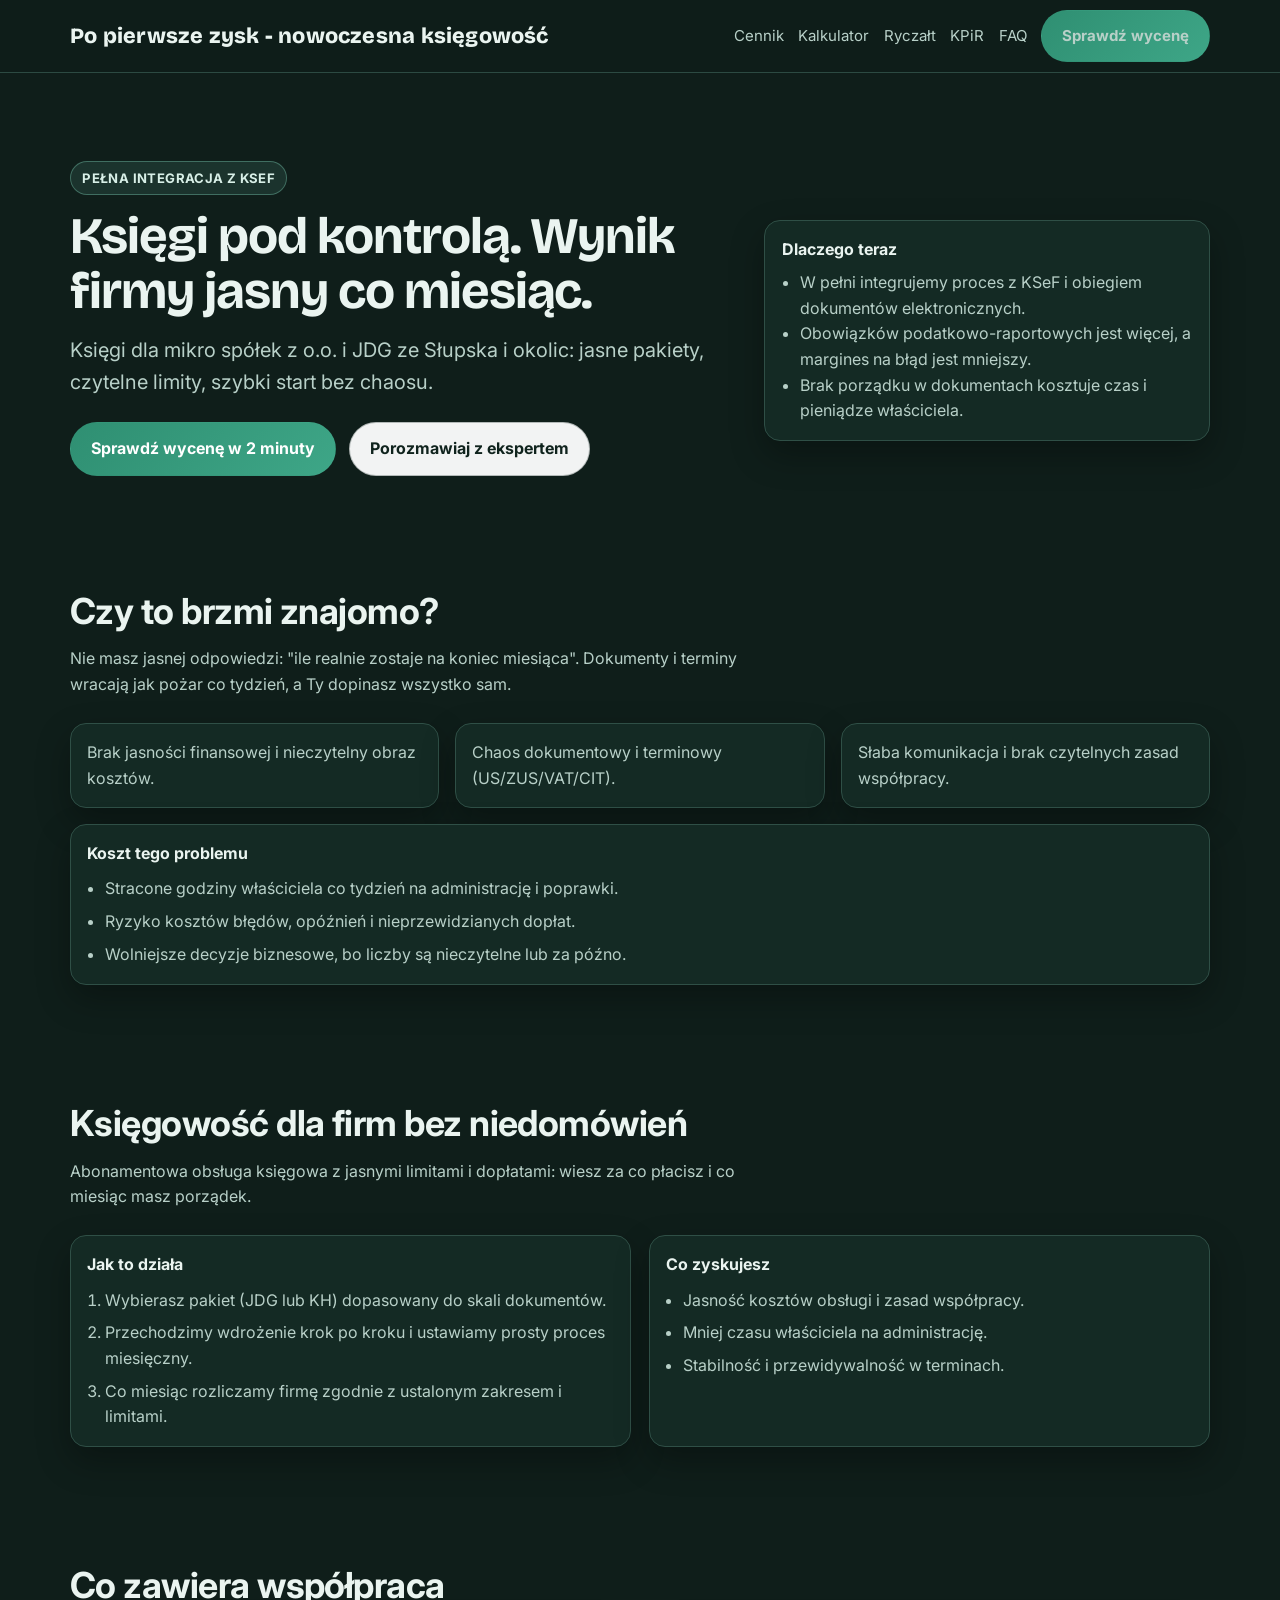
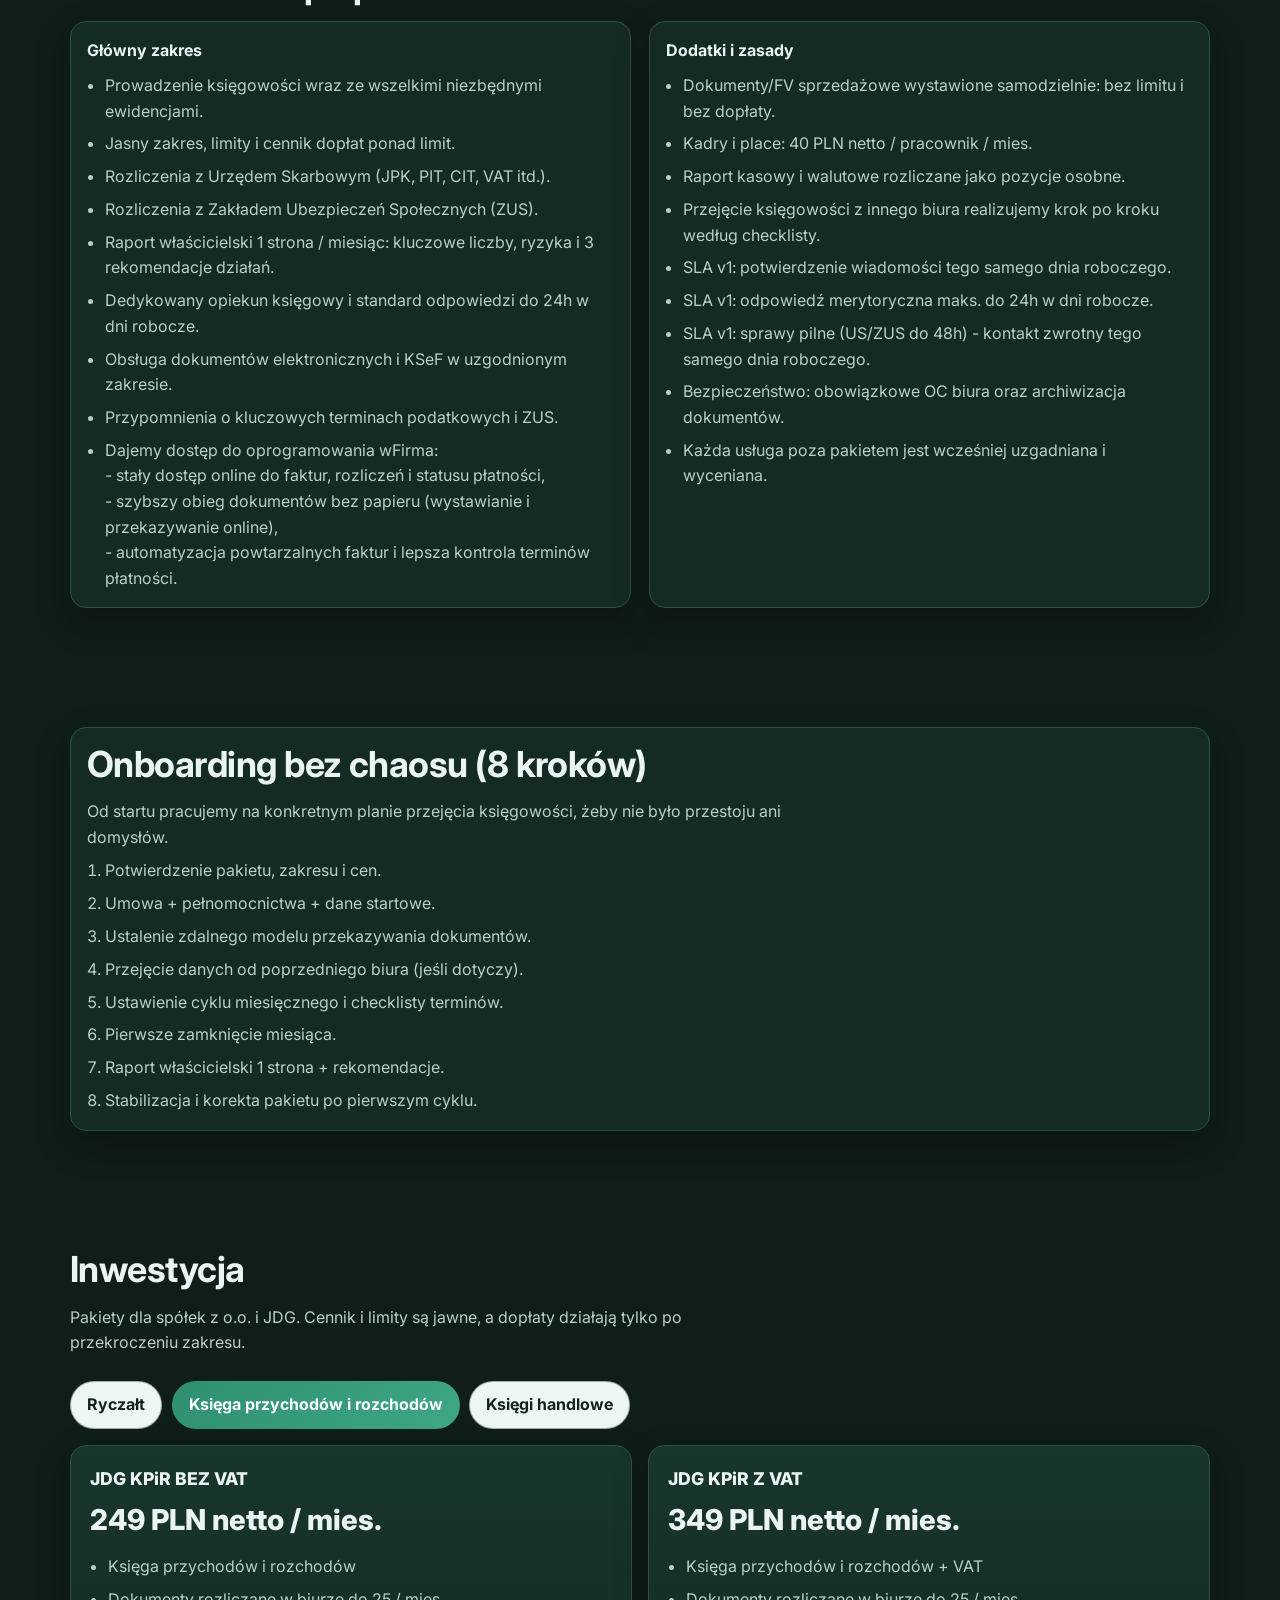
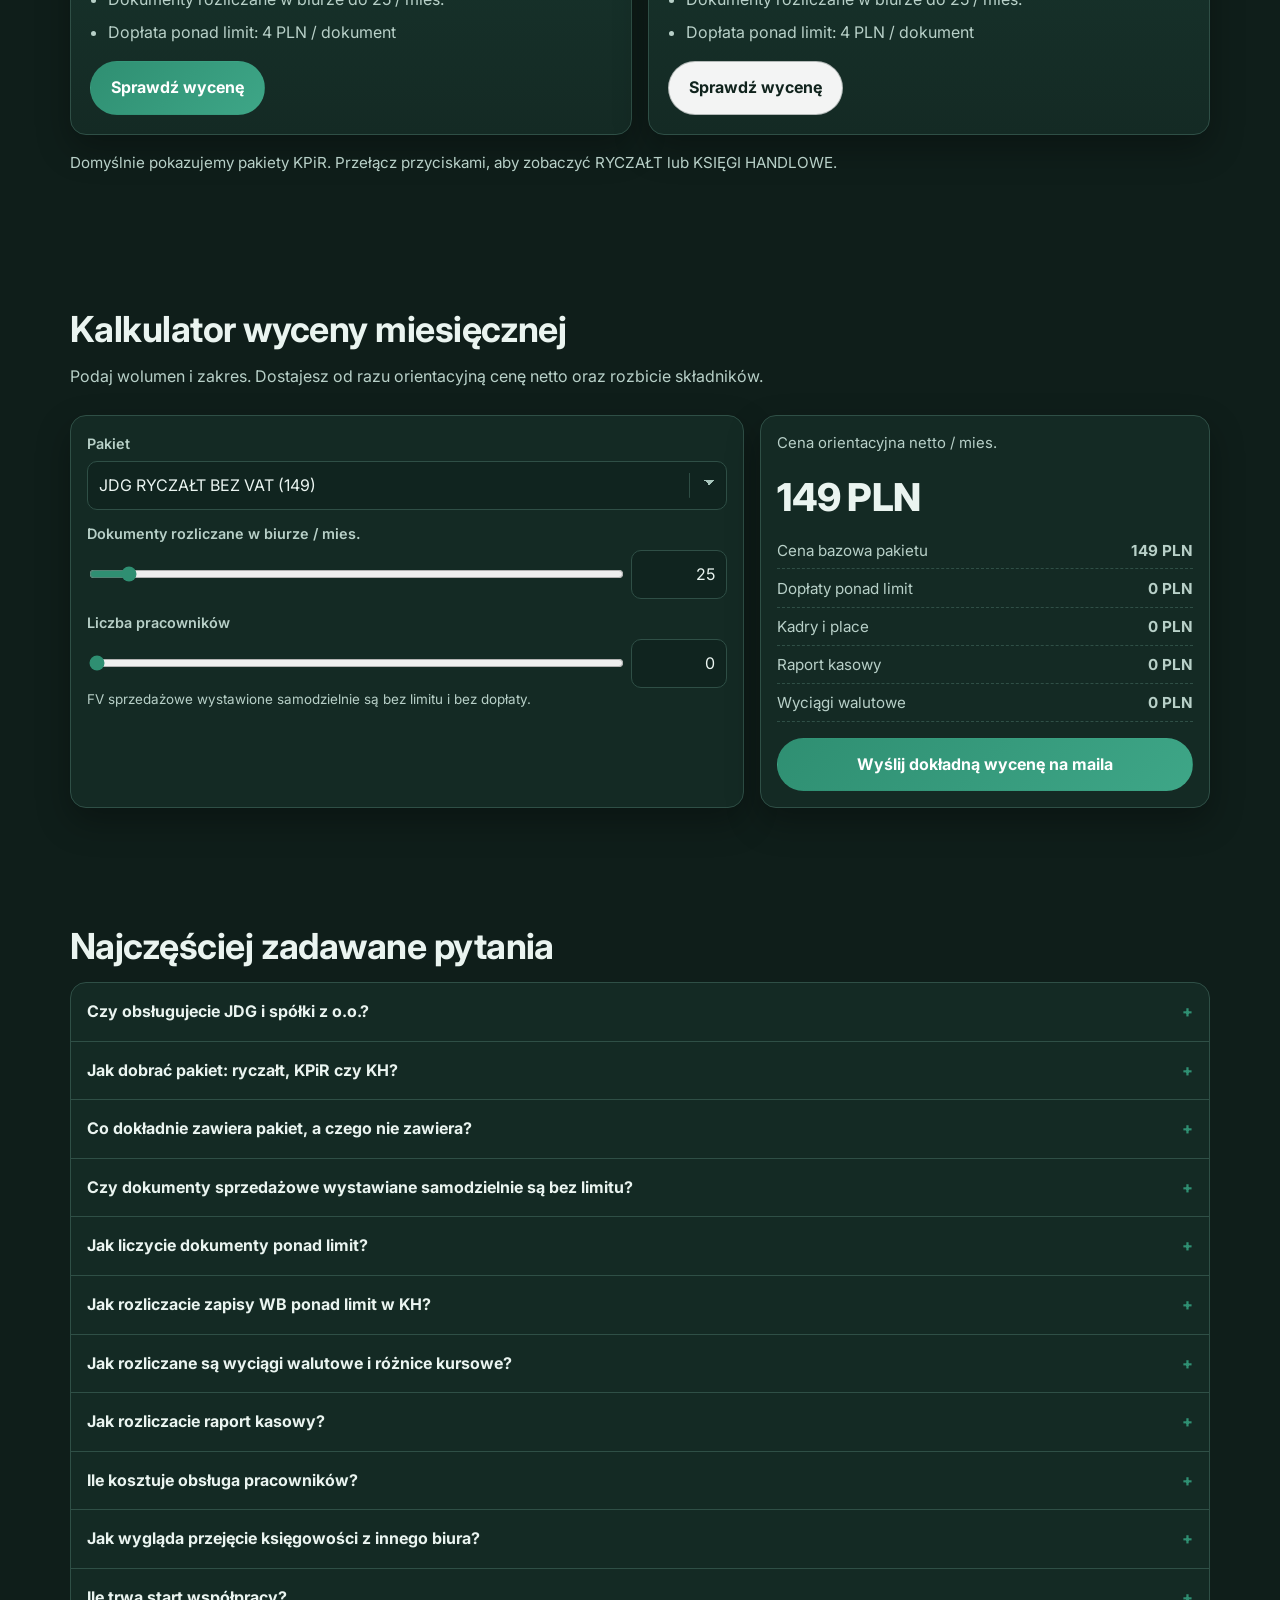
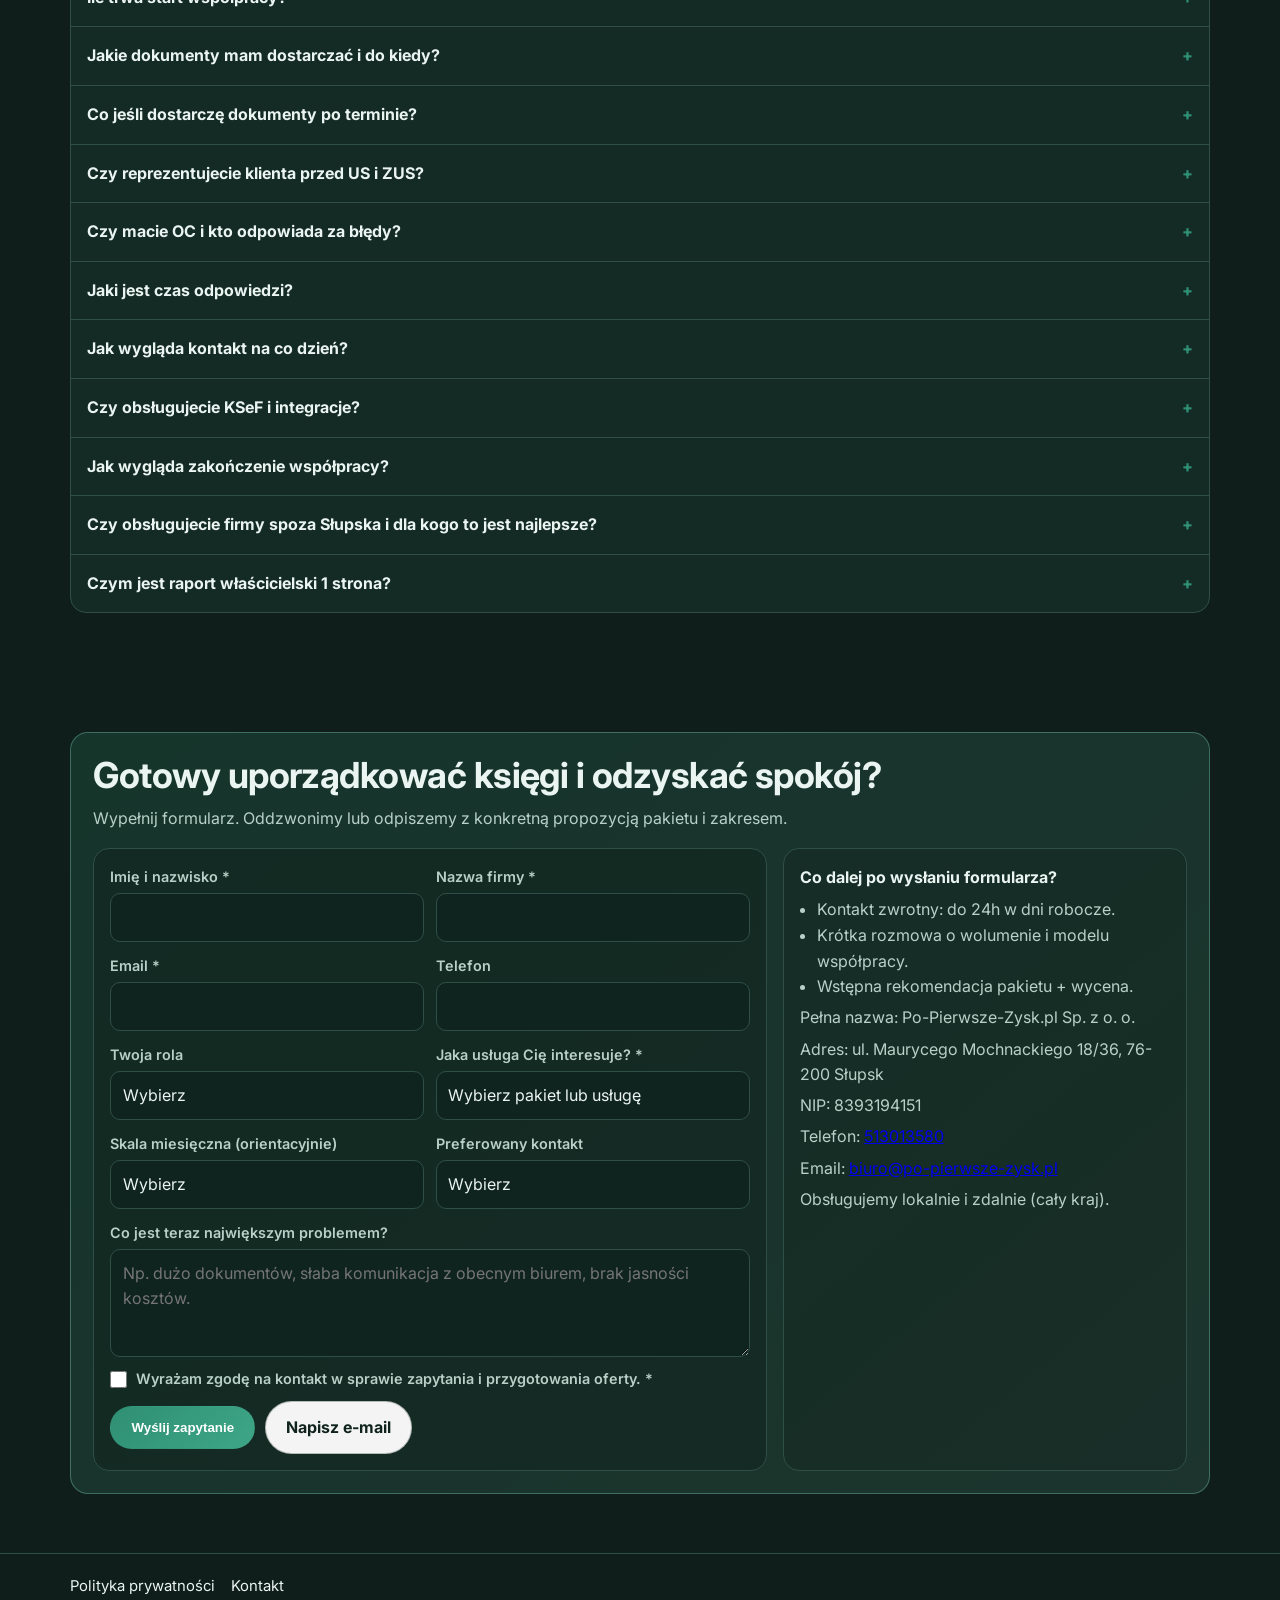
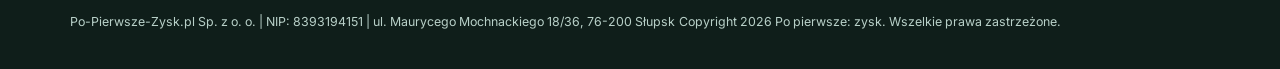
<file: index_v3_bold_standard.html>
<!doctype html>
<html lang="pl">
<head>
  <meta charset="utf-8">
  <meta name="viewport" content="width=device-width, initial-scale=1">
  <title>Po pierwsze: zysk - DEEP GREEN</title>
  <meta name="description" content="Księgowość dla JDG i mikro spółek z o.o. Jasne pakiety, czytelne limity i szybki start bez chaosu.">
  <link rel="icon" type="image/svg+xml" href="data:image/svg+xml,%3Csvg xmlns='http://www.w3.org/2000/svg' viewBox='0 0 64 64'%3E%3Crect width='64' height='64' rx='14' fill='%230f2a23'/%3E%3Ctext x='32' y='41' text-anchor='middle' font-family='Arial' font-size='24' fill='%23d8efe7'%3EPZ%3C/text%3E%3C/svg%3E">
  <link rel="preconnect" href="https://fonts.googleapis.com">
  <link rel="preconnect" href="https://fonts.gstatic.com" crossorigin>
  <link href="https://fonts.googleapis.com/css2?family=Bricolage+Grotesque:wght@500;700;800&family=Inter:wght@400;500;600;700;800&display=swap" rel="stylesheet">
  <script>
    window.PIERWSZE_ZYSK_SITE = window.PIERWSZE_ZYSK_SITE || {};
    // GA4 dla tej strony (osobna usługa w tym samym koncie GA4).
    window.PIERWSZE_ZYSK_SITE.gaMeasurementId = "G-PWDPCYBSS1";
    // Wklej tutaj ID Meta Pixel (same cyfry z Events Manager).
    window.PIERWSZE_ZYSK_SITE.metaPixelId = "1499652211791774";
    // Klucz localStorage dla atrybucji kampanii.
    window.PIERWSZE_ZYSK_SITE.attributionStorageKey = "ppz_attribution_v1";

    (function () {
      var key = window.PIERWSZE_ZYSK_SITE.attributionStorageKey || "ppz_attribution_v1";
      var params = new URLSearchParams(window.location.search || "");
      var fields = ["utm_source", "utm_medium", "utm_campaign", "utm_content", "utm_term", "gclid", "fbclid", "msclkid"];
      var updates = {};
      var hasAny = false;

      fields.forEach(function (f) {
        var v = params.get(f);
        if (typeof v === "string" && v.trim() !== "") {
          updates[f] = v.trim();
          hasAny = true;
        }
      });

      if (!hasAny) return;

      try {
        var current = {};
        var raw = window.localStorage.getItem(key);
        if (raw) current = JSON.parse(raw) || {};

        fields.forEach(function (f) {
          if (updates[f]) current[f] = updates[f];
        });

        if (!current.first_touch_at) current.first_touch_at = new Date().toISOString();
        current.last_touch_at = new Date().toISOString();
        if (!current.landing_page) current.landing_page = window.location.href || "";
        current.last_page = window.location.href || "";
        if (!current.referrer && document.referrer) current.referrer = document.referrer;

        window.localStorage.setItem(key, JSON.stringify(current));
      } catch (e) {}
    })();
  </script>
  <script>
    (function () {
      var mid = (window.PIERWSZE_ZYSK_SITE && window.PIERWSZE_ZYSK_SITE.gaMeasurementId) || "";
      if (typeof mid !== "string" || !/^G-[A-Z0-9]+$/.test(mid)) return;

      window.dataLayer = window.dataLayer || [];
      window.gtag = window.gtag || function () {
        window.dataLayer.push(arguments);
      };

      var ga = document.createElement("script");
      ga.async = true;
      ga.src = "https://www.googletagmanager.com/gtag/js?id=" + encodeURIComponent(mid);
      document.head.appendChild(ga);

      window.gtag("js", new Date());
      window.gtag("config", mid);
    })();
  </script>
  <script>
    (function () {
      var pid = (window.PIERWSZE_ZYSK_SITE && window.PIERWSZE_ZYSK_SITE.metaPixelId) || "";
      if (typeof pid !== "string" || !/^\d{8,20}$/.test(pid)) return;
      !(function (f, b, e, v, n, t, s) {
        if (f.fbq) return;
        n = f.fbq = function () {
          n.callMethod ? n.callMethod.apply(n, arguments) : n.queue.push(arguments);
        };
        if (!f._fbq) f._fbq = n;
        n.push = n;
        n.loaded = !0;
        n.version = "2.0";
        n.queue = [];
        t = b.createElement(e);
        t.async = !0;
        t.src = v;
        s = b.getElementsByTagName(e)[0];
        s.parentNode.insertBefore(t, s);
      })(window, document, "script", "https://connect.facebook.net/en_US/fbevents.js");
      window.fbq("init", pid);
      window.fbq("track", "PageView");
    })();
  </script>
  <style>
    :root {
      --bg: #0f1e1a;
      --surface: #142a24;
      --surface-soft: #1b3630;
      --text: #eaf4f0;
      --text-muted: #b8d0c8;
      --border: #2f4f46;
      --primary: #2f8f72;
      --primary-strong: #226a55;
      --accent: #6eb7a0;
      --shadow: 0 14px 34px rgba(0, 0, 0, 0.3);
      --radius: 16px;
      --maxw: 1140px;
    }

    * { box-sizing: border-box; }
    html { scroll-behavior: smooth; }
    body {
      margin: 0;
      font-family: Inter, "SF Pro Display", -apple-system, BlinkMacSystemFont, "Segoe UI", sans-serif;
      color: var(--text);
      background:
        radial-gradient(1200px 520px at 20% -8%, rgba(47,143,114,0.22), transparent 62%),
        radial-gradient(1000px 450px at 88% -12%, rgba(110,183,160,0.14), transparent 62%),
        var(--bg);
      line-height: 1.6;
    }

    .container {
      width: min(var(--maxw), 92vw);
      margin-inline: auto;
    }

    .site-header {
      position: sticky;
      top: 0;
      z-index: 20;
      border-bottom: 1px solid rgba(47, 79, 70, 0.92);
      background: rgba(15, 30, 26, 0.92);
      backdrop-filter: blur(10px);
    }

    .nav-wrap {
      display: flex;
      align-items: center;
      justify-content: space-between;
      min-height: 72px;
      gap: 1rem;
    }

    .brand {
      font-weight: 800;
      font-size: clamp(1.12rem, 1.7vw, 1.36rem);
      letter-spacing: 0.01em;
      font-family: "Bricolage Grotesque", Inter, sans-serif;
      color: var(--text);
      text-decoration: none;
    }

    .nav {
      display: flex;
      align-items: center;
      gap: 0.9rem;
      flex-wrap: wrap;
    }

    .nav a {
      color: var(--text-muted);
      text-decoration: none;
      font-size: 0.94rem;
      transition: color 180ms ease;
    }

    .nav a:hover,
    .nav a:focus-visible { color: var(--text); }

    .btn {
      display: inline-flex;
      align-items: center;
      justify-content: center;
      border-radius: 999px;
      border: 1px solid transparent;
      padding: 0.8rem 1.25rem;
      font-weight: 700;
      text-decoration: none;
      transition: transform 180ms ease, box-shadow 180ms ease, background-color 180ms ease;
      cursor: pointer;
      white-space: nowrap;
    }

    .btn:hover,
    .btn:focus-visible {
      transform: translateY(-2px);
      box-shadow: 0 10px 24px rgba(47, 143, 114, 0.35);
    }

    .btn-primary {
      background: linear-gradient(135deg, var(--primary), #3ea687);
      color: #fff;
    }

    .btn-primary:hover,
    .btn-primary:focus-visible { background: linear-gradient(135deg, var(--primary-strong), #2f8f72); }

    .btn-ghost {
      border-color: rgba(16, 35, 29, 0.28);
      background: rgba(255,255,255,0.95);
      color: #10231d;
    }

    .btn-ghost:hover,
    .btn-ghost:focus-visible {
      background: #ffffff;
      color: #081711;
      border-color: rgba(16, 35, 29, 0.45);
    }

    .hero {
      padding: 5.5rem 0 3.5rem;
    }

    .hero-grid {
      display: grid;
      grid-template-columns: 1fr;
      gap: 1.5rem;
      align-items: center;
    }

    .hero-badge {
      display: inline-flex;
      align-items: center;
      gap: 0.45rem;
      margin: 0 0 0.85rem;
      padding: 0.35rem 0.7rem;
      border-radius: 999px;
      border: 1px solid rgba(110, 183, 160, 0.45);
      background: rgba(110, 183, 160, 0.14);
      color: #d8efe7;
      font-size: 0.82rem;
      font-weight: 700;
      letter-spacing: 0.03em;
      text-transform: uppercase;
    }

    h1 {
      margin: 0;
      font-family: "Bricolage Grotesque", Inter, sans-serif;
      font-size: clamp(2rem, 4vw, 3.8rem);
      line-height: 1.07;
      letter-spacing: -0.02em;
    }

    .lead {
      margin: 1rem 0 0;
      color: var(--text-muted);
      font-size: clamp(1rem, 2vw, 1.25rem);
      max-width: 66ch;
    }

    .hero-cta {
      margin-top: 1.5rem;
      display: flex;
      gap: 0.8rem;
      flex-wrap: wrap;
    }

    .hero-note {
      margin-top: 1.5rem;
      border: 1px solid var(--border);
      border-radius: var(--radius);
      background: var(--surface);
      box-shadow: var(--shadow);
      padding: 1rem 1.1rem;
    }

    .hero-note ul {
      margin: 0.5rem 0 0;
      padding-left: 1.1rem;
      color: var(--text-muted);
    }

    section {
      padding: 3.7rem 0;
    }

    h2 {
      margin: 0 0 0.9rem;
      font-size: clamp(1.6rem, 2.8vw, 2.35rem);
      line-height: 1.15;
      letter-spacing: -0.015em;
    }

    .section-intro {
      margin: 0 0 1.6rem;
      color: var(--text-muted);
      max-width: 70ch;
    }

    .cards {
      display: grid;
      grid-template-columns: 1fr;
      gap: 1rem;
    }

    .card {
      background: var(--surface);
      border: 1px solid var(--border);
      border-radius: var(--radius);
      padding: 1rem 1rem;
      box-shadow: var(--shadow);
      transition: transform 180ms ease, box-shadow 180ms ease;
    }

    .card:hover,
    .card:focus-within {
      transform: translateY(-4px);
      box-shadow: 0 16px 34px rgba(0, 0, 0, 0.32);
    }

    .card p {
      margin: 0;
      color: var(--text-muted);
    }

    .list {
      margin: 0;
      padding-left: 1.1rem;
      color: var(--text-muted);
    }

    .list li + li { margin-top: 0.45rem; }

    .split {
      display: grid;
      gap: 1.1rem;
      grid-template-columns: 1fr;
    }

    .pricing {
      display: grid;
      gap: 1rem;
      grid-template-columns: 1fr;
    }

    .pricing-switch {
      display: flex;
      flex-wrap: wrap;
      gap: 0.6rem;
      margin-bottom: 1rem;
    }

    .pricing-switch-btn {
      border: 1px solid rgba(16, 35, 29, 0.35);
      border-radius: 999px;
      background: #eef6f3;
      color: #10231d;
      padding: 0.62rem 1rem;
      font: inherit;
      font-weight: 700;
      cursor: pointer;
      transition: background-color 160ms ease, color 160ms ease, border-color 160ms ease, transform 160ms ease;
    }

    .pricing-switch-btn:hover,
    .pricing-switch-btn:focus-visible {
      transform: translateY(-1px);
      border-color: rgba(47, 143, 114, 0.9);
      background: #ffffff;
      color: #081711;
    }

    .pricing-switch-btn[aria-pressed="true"] {
      background: linear-gradient(135deg, var(--primary), #3ea687);
      color: #fff;
      border-color: transparent;
    }

    .pricing-group {
      display: none;
      gap: 1rem;
      grid-template-columns: 1fr;
    }

    .pricing-group.is-active {
      display: grid;
    }

    .price-card {
      border: 1px solid var(--border);
      border-radius: var(--radius);
      background: linear-gradient(180deg, #18362e, #142a24);
      box-shadow: var(--shadow);
      padding: 1.2rem;
      transition: transform 180ms ease, box-shadow 180ms ease;
    }

    .price-card:hover {
      transform: translateY(-4px);
      box-shadow: 0 18px 36px rgba(47, 143, 114, 0.25);
    }

    .price-name {
      margin: 0;
      font-size: 1.1rem;
      font-weight: 800;
    }

    .price-value {
      margin: 0.25rem 0 0.7rem;
      font-size: 1.8rem;
      font-weight: 800;
    }

    .price-note {
      margin-top: 1rem;
      color: var(--text-muted);
      font-size: 0.95rem;
    }

    .calc-wrap {
      display: grid;
      gap: 1rem;
      grid-template-columns: 1fr;
    }

    .calc-panel {
      border: 1px solid var(--border);
      border-radius: var(--radius);
      background: var(--surface);
      box-shadow: var(--shadow);
      padding: 1rem;
    }

    .calc-grid {
      display: grid;
      gap: 0.75rem;
      grid-template-columns: 1fr;
    }

    .calc-field {
      display: grid;
      gap: 0.35rem;
    }

    .calc-field-full {
      grid-column: 1 / -1;
    }

    .calc-field label {
      font-size: 0.9rem;
      color: var(--text-muted);
      font-weight: 600;
      display: flex;
      justify-content: space-between;
      align-items: center;
      gap: 0.6rem;
    }

    .calc-field input,
    .calc-field select {
      width: 100%;
      border: 1px solid var(--border);
      border-radius: 10px;
      background: #10241f;
      color: var(--text);
      padding: 0.65rem 0.7rem;
      font: inherit;
    }

    .calc-field select,
    .contact-field select {
      appearance: none;
      -webkit-appearance: none;
      -moz-appearance: none;
      background-image:
        linear-gradient(45deg, transparent 50%, #a8c6bc 50%),
        linear-gradient(135deg, #a8c6bc 50%, transparent 50%),
        linear-gradient(to right, rgba(47, 79, 70, 0.95), rgba(47, 79, 70, 0.95));
      background-position:
        calc(100% - 17px) calc(50% - 3px),
        calc(100% - 12px) calc(50% - 3px),
        calc(100% - 2.3rem) 50%;
      background-size: 5px 5px, 5px 5px, 1px 1.55rem;
      background-repeat: no-repeat;
      padding-right: 2.7rem;
      cursor: pointer;
      transition: border-color 160ms ease, background-color 160ms ease, box-shadow 160ms ease;
    }

    .calc-field select:hover,
    .contact-field select:hover {
      border-color: rgba(62, 166, 135, 0.7);
      background-color: #123129;
    }

    .calc-field input:focus-visible,
    .calc-field select:focus-visible {
      outline: 2px solid rgba(62, 166, 135, 0.5);
      outline-offset: 1px;
      border-color: rgba(62, 166, 135, 0.6);
    }

    .calc-field input[type="range"] {
      padding: 0;
      border: 0;
      background: transparent;
      accent-color: var(--primary);
    }

    .calc-range-row {
      display: grid;
      gap: 0.6rem;
      grid-template-columns: 1fr 96px;
      align-items: center;
    }

    .calc-number {
      text-align: right;
      font-weight: 700;
      appearance: textfield;
      -moz-appearance: textfield;
    }

    .calc-number::-webkit-outer-spin-button,
    .calc-number::-webkit-inner-spin-button {
      -webkit-appearance: none;
      margin: 0;
    }

    .slider-val {
      display: inline-block;
      min-width: 2.1rem;
      padding: 0.08rem 0.45rem;
      border: 1px solid var(--border);
      border-radius: 999px;
      background: #10241f;
      color: var(--text);
      text-align: center;
      font-size: 0.84rem;
      font-weight: 700;
      line-height: 1.3;
    }

    .calc-hint {
      margin: 0.1rem 0 0;
      color: var(--text-muted);
      font-size: 0.84rem;
    }

    .calc-result {
      display: grid;
      gap: 0.65rem;
    }

    .calc-total {
      font-size: clamp(1.7rem, 3vw, 2.4rem);
      font-weight: 800;
      letter-spacing: -0.02em;
      margin: 0;
    }

    .calc-breakdown {
      margin: 0;
      padding: 0;
      list-style: none;
      display: grid;
      gap: 0.45rem;
      color: var(--text-muted);
    }

    .calc-breakdown li {
      display: flex;
      justify-content: space-between;
      gap: 1rem;
      border-bottom: 1px dashed var(--border);
      padding-bottom: 0.35rem;
      font-size: 0.95rem;
    }

    .faq {
      border: 1px solid var(--border);
      border-radius: var(--radius);
      overflow: hidden;
      background: var(--surface);
    }

    .faq-item + .faq-item { border-top: 1px solid var(--border); }

    .faq-q {
      width: 100%;
      border: 0;
      background: transparent;
      color: var(--text);
      text-align: left;
      padding: 1rem 1rem;
      font: inherit;
      font-weight: 700;
      display: flex;
      justify-content: space-between;
      gap: 1rem;
      cursor: pointer;
    }

    .faq-q:hover { background: var(--surface-soft); }

    .faq-q .chevron {
      transition: transform 220ms ease;
      color: var(--primary);
      font-weight: 800;
    }

    .faq-q[aria-expanded="true"] .chevron { transform: rotate(180deg); }

    .faq-a {
      max-height: 0;
      overflow: hidden;
      transition: max-height 240ms ease;
    }

    .faq-a p {
      margin: 0;
      padding: 0 1rem 1rem;
      color: var(--text-muted);
    }

    .cta-band {
      border: 1px solid rgba(110, 183, 160, 0.45);
      border-radius: calc(var(--radius) + 2px);
      background: linear-gradient(140deg, rgba(47,143,114,0.2), rgba(110,183,160,0.15));
      padding: 1.4rem;
    }

    .cta-band h2 { margin-bottom: 0.6rem; }

    .contact-layout {
      display: grid;
      gap: 1rem;
      grid-template-columns: 1fr;
    }

    .contact-form {
      border: 1px solid var(--border);
      border-radius: var(--radius);
      background: rgba(15, 30, 26, 0.45);
      padding: 1rem;
    }

    .contact-grid {
      display: grid;
      gap: 0.75rem;
      grid-template-columns: 1fr;
    }

    .contact-field {
      display: grid;
      gap: 0.35rem;
    }

    .contact-field label {
      color: var(--text-muted);
      font-size: 0.9rem;
      font-weight: 600;
    }

    .contact-field input,
    .contact-field select,
    .contact-field textarea {
      width: 100%;
      border: 1px solid var(--border);
      border-radius: 10px;
      background: #10241f;
      color: var(--text);
      padding: 0.65rem 0.7rem;
      font: inherit;
    }

    .contact-field textarea {
      min-height: 108px;
      resize: vertical;
    }

    .contact-field input:focus-visible,
    .contact-field select:focus-visible,
    .contact-field textarea:focus-visible {
      outline: 2px solid rgba(62, 166, 135, 0.5);
      outline-offset: 1px;
      border-color: rgba(62, 166, 135, 0.6);
    }

    .contact-field-full {
      grid-column: 1 / -1;
    }

    .contact-consent {
      display: flex;
      align-items: flex-start;
      gap: 0.55rem;
      color: var(--text-muted);
      font-size: 0.88rem;
      width: fit-content;
    }

    .contact-consent span {
      line-height: 1.35;
    }

    .contact-consent input {
      width: auto;
      min-width: 1.05rem;
      height: 1.05rem;
      margin: 0.1rem 0 0;
      flex: 0 0 auto;
      accent-color: var(--primary);
    }

    .contact-actions {
      display: flex;
      flex-wrap: wrap;
      gap: 0.6rem;
      align-items: center;
    }

    .contact-side {
      border: 1px solid var(--border);
      border-radius: var(--radius);
      background: rgba(15, 30, 26, 0.3);
      padding: 1rem;
      color: var(--text-muted);
    }

    .contact-side strong {
      display: block;
      margin-bottom: 0.45rem;
      color: var(--text);
    }

    .contact-side ul {
      margin: 0.45rem 0 0;
      padding-left: 1.1rem;
    }

    .contact-side p {
      margin: 0.35rem 0 0;
    }

    .footer {
      border-top: 1px solid var(--border);
      padding: 1.3rem 0 2.2rem;
      color: var(--text-muted);
      font-size: 0.93rem;
    }

    .footer-links {
      display: flex;
      flex-wrap: wrap;
      gap: 1rem;
      margin-bottom: 0.7rem;
    }

    .footer a {
      color: var(--text);
      text-decoration: none;
    }

    .footer a:hover,
    .footer a:focus-visible { text-decoration: underline; }

    .reveal {
      opacity: 0;
      transform: translateY(18px);
      transition: opacity 420ms ease, transform 420ms ease;
    }

    .reveal.in-view {
      opacity: 1;
      transform: translateY(0);
    }

    @media (min-width: 760px) {
      .cards { grid-template-columns: repeat(3, minmax(0, 1fr)); }
      .split { grid-template-columns: repeat(2, minmax(0, 1fr)); }
      .pricing { grid-template-columns: 1fr; }
      .pricing-group { grid-template-columns: repeat(2, minmax(0, 1fr)); }
      .hero-grid { grid-template-columns: 1.2fr 0.8fr; }
      .calc-wrap { grid-template-columns: 1.2fr 0.8fr; }
      .calc-grid { grid-template-columns: 1fr; }
      .contact-layout { grid-template-columns: 1.25fr 0.75fr; }
      .contact-grid { grid-template-columns: repeat(2, minmax(0, 1fr)); }
    }

    @media (prefers-reduced-motion: reduce) {
      html { scroll-behavior: auto; }
      .reveal, .card, .btn, .price-card, .faq-a, .faq-q .chevron {
        transition: none !important;
      }
    }
  </style>
</head>
<body>
  <header class="site-header" aria-label="Nagłówek strony">
    <div class="container nav-wrap">
      <a class="brand" href="#top">Po pierwsze zysk - nowoczesna księgowość</a>
      <nav class="nav" aria-label="Nawigacja główna">
        <a href="#cennik">Cennik</a>
        <a href="#kalkulator">Kalkulator</a>
        <a href="./ryczalt-ewidencjonowany.html">Ryczałt</a>
        <a href="./kpir-ksiega-przychodow-i-rozchodow.html">KPiR</a>
        <a href="#faq">FAQ</a>
        <a class="btn btn-primary" href="#kalkulator">Sprawdź wycenę</a>
      </nav>
    </div>
  </header>

  <main id="top">
    <section class="hero">
      <div class="container hero-grid">
        <div class="reveal">
          <p class="hero-badge">Pełna integracja z KSeF</p>
          <h1>Księgi pod kontrolą. Wynik firmy jasny co miesiąc.</h1>
          <p class="lead">Księgi dla mikro spółek z o.o. i JDG ze Słupska i okolic: jasne pakiety, czytelne limity, szybki start bez chaosu.</p>
          <div class="hero-cta">
            <a class="btn btn-primary" href="#kalkulator">Sprawdź wycenę w 2 minuty</a>
            <a class="btn btn-ghost" href="#kontakt">Porozmawiaj z ekspertem</a>
          </div>
        </div>
        <aside class="hero-note reveal" aria-label="Dlaczego teraz">
          <strong>Dlaczego teraz</strong>
          <ul>
            <li>W pełni integrujemy proces z KSeF i obiegiem dokumentów elektronicznych.</li>
            <li>Obowiązków podatkowo-raportowych jest więcej, a margines na błąd jest mniejszy.</li>
            <li>Brak porządku w dokumentach kosztuje czas i pieniądze właściciela.</li>
          </ul>
        </aside>
      </div>
    </section>

    <section id="problem" class="container">
      <h2 class="reveal">Czy to brzmi znajomo?</h2>
      <p class="section-intro reveal">Nie masz jasnej odpowiedzi: "ile realnie zostaje na koniec miesiąca". Dokumenty i terminy wracają jak pożar co tydzień, a Ty dopinasz wszystko sam.</p>
      <div class="cards">
        <article class="card reveal"><p>Brak jasności finansowej i nieczytelny obraz kosztów.</p></article>
        <article class="card reveal"><p>Chaos dokumentowy i terminowy (US/ZUS/VAT/CIT).</p></article>
        <article class="card reveal"><p>Słaba komunikacja i brak czytelnych zasad współpracy.</p></article>
      </div>
      <div class="card reveal" style="margin-top:1rem;">
        <strong>Koszt tego problemu</strong>
        <ul class="list" style="margin-top:0.6rem;">
          <li>Stracone godziny właściciela co tydzień na administrację i poprawki.</li>
          <li>Ryzyko kosztów błędów, opóźnień i nieprzewidzianych dopłat.</li>
          <li>Wolniejsze decyzje biznesowe, bo liczby są nieczytelne lub za późno.</li>
        </ul>
      </div>
    </section>

    <section id="rozwiazanie" class="container">
      <h2 class="reveal">Księgowość dla firm bez niedomówień</h2>
      <p class="section-intro reveal">Abonamentowa obsługa księgowa z jasnymi limitami i dopłatami: wiesz za co płacisz i co miesiąc masz porządek.</p>
      <div class="split">
        <article class="card reveal">
          <strong>Jak to działa</strong>
          <ol class="list" style="margin-top:0.6rem;">
            <li>Wybierasz pakiet (JDG lub KH) dopasowany do skali dokumentów.</li>
            <li>Przechodzimy wdrożenie krok po kroku i ustawiamy prosty proces miesięczny.</li>
            <li>Co miesiąc rozliczamy firmę zgodnie z ustalonym zakresem i limitami.</li>
          </ol>
        </article>
        <article class="card reveal">
          <strong>Co zyskujesz</strong>
          <ul class="list" style="margin-top:0.6rem;">
            <li>Jasność kosztów obsługi i zasad współpracy.</li>
            <li>Mniej czasu właściciela na administrację.</li>
            <li>Stabilność i przewidywalność w terminach.</li>
          </ul>
        </article>
      </div>
    </section>

    <section id="stack" class="container">
      <h2 class="reveal">Co zawiera współpraca</h2>
      <div class="split">
        <article class="card reveal">
          <strong>Główny zakres</strong>
          <ul class="list" style="margin-top:0.6rem;">
            <li>Prowadzenie księgowości wraz ze wszelkimi niezbędnymi ewidencjami.</li>
            <li>Jasny zakres, limity i cennik dopłat ponad limit.</li>
            <li>Rozliczenia z Urzędem Skarbowym (JPK, PIT, CIT, VAT itd.).</li>
            <li>Rozliczenia z Zakładem Ubezpieczeń Społecznych (ZUS).</li>
            <li>Raport właścicielski 1 strona / miesiąc: kluczowe liczby, ryzyka i 3 rekomendacje działań.</li>
            <li>Dedykowany opiekun księgowy i standard odpowiedzi do 24h w dni robocze.</li>
            <li>Obsługa dokumentów elektronicznych i KSeF w uzgodnionym zakresie.</li>
            <li>Przypomnienia o kluczowych terminach podatkowych i ZUS.</li>
            <li>Dajemy dostęp do oprogramowania wFirma:
              <br>- stały dostęp online do faktur, rozliczeń i statusu płatności,
              <br>- szybszy obieg dokumentów bez papieru (wystawianie i przekazywanie online),
              <br>- automatyzacja powtarzalnych faktur i lepsza kontrola terminów płatności.
            </li>
          </ul>
        </article>
        <article class="card reveal">
          <strong>Dodatki i zasady</strong>
          <ul class="list" style="margin-top:0.6rem;">
            <li>Dokumenty/FV sprzedażowe wystawione samodzielnie: bez limitu i bez dopłaty.</li>
            <li>Kadry i place: 40 PLN netto / pracownik / mies.</li>
            <li>Raport kasowy i walutowe rozliczane jako pozycje osobne.</li>
            <li>Przejęcie księgowości z innego biura realizujemy krok po kroku według checklisty.</li>
            <li>SLA v1: potwierdzenie wiadomości tego samego dnia roboczego.</li>
            <li>SLA v1: odpowiedź merytoryczna maks. do 24h w dni robocze.</li>
            <li>SLA v1: sprawy pilne (US/ZUS do 48h) - kontakt zwrotny tego samego dnia roboczego.</li>
            <li>Bezpieczeństwo: obowiązkowe OC biura oraz archiwizacja dokumentów.</li>
            <li>Każda usługa poza pakietem jest wcześniej uzgadniana i wyceniana.</li>
          </ul>
        </article>
      </div>
    </section>

    <section class="container">
      <div class="card reveal">
        <h2 style="margin-top:0;">Onboarding bez chaosu (8 kroków)</h2>
        <p class="section-intro" style="margin-bottom:0.5rem;">Od startu pracujemy na konkretnym planie przejęcia księgowości, żeby nie było przestoju ani domysłów.</p>
        <ol class="list">
          <li>Potwierdzenie pakietu, zakresu i cen.</li>
          <li>Umowa + pełnomocnictwa + dane startowe.</li>
          <li>Ustalenie zdalnego modelu przekazywania dokumentów.</li>
          <li>Przejęcie danych od poprzedniego biura (jeśli dotyczy).</li>
          <li>Ustawienie cyklu miesięcznego i checklisty terminów.</li>
          <li>Pierwsze zamknięcie miesiąca.</li>
          <li>Raport właścicielski 1 strona + rekomendacje.</li>
          <li>Stabilizacja i korekta pakietu po pierwszym cyklu.</li>
        </ol>
      </div>
    </section>

    <section id="cennik" class="container">
      <h2 class="reveal">Inwestycja</h2>
      <p class="section-intro reveal">Pakiety dla spółek z o.o. i JDG. Cennik i limity są jawne, a dopłaty działają tylko po przekroczeniu zakresu.</p>
      <div class="pricing-switch reveal" role="group" aria-label="Typ księgowości">
        <button class="pricing-switch-btn" type="button" aria-pressed="false" data-pricing-tab="ryczalt">Ryczałt</button>
        <button class="pricing-switch-btn" type="button" aria-pressed="true" data-pricing-tab="kpir">Księga przychodów i rozchodów</button>
        <button class="pricing-switch-btn" type="button" aria-pressed="false" data-pricing-tab="kh">Księgi handlowe</button>
      </div>
      <div class="pricing">
        <div class="pricing-group" data-pricing-group="ryczalt">
          <article class="price-card" aria-label="Pakiet JDG RYCZAŁT BEZ VAT">
            <p class="price-name">JDG RYCZAŁT BEZ VAT</p>
            <p class="price-value">149 PLN netto / mies.</p>
            <ul class="list">
              <li>Ryczałt ewidencjonowany</li>
              <li>Dokumenty rozliczane w biurze do 25 / mies.</li>
              <li>Dopłata ponad limit: 4 PLN / dokument</li>
            </ul>
            <a class="btn btn-primary" href="#kalkulator" style="margin-top:1rem;">Sprawdź wycenę</a>
          </article>
          <article class="price-card" aria-label="Pakiet JDG RYCZAŁT Z VAT">
            <p class="price-name">JDG RYCZAŁT Z VAT</p>
            <p class="price-value">249 PLN netto / mies.</p>
            <ul class="list">
              <li>Ryczałt ewidencjonowany + VAT</li>
              <li>Dokumenty rozliczane w biurze do 25 / mies.</li>
              <li>Dopłata ponad limit: 4 PLN / dokument</li>
            </ul>
            <a class="btn btn-ghost" href="#kalkulator" style="margin-top:1rem;">Sprawdź wycenę</a>
          </article>
        </div>

        <div class="pricing-group is-active" data-pricing-group="kpir">
          <article class="price-card" aria-label="Pakiet JDG KPiR BEZ VAT">
            <p class="price-name">JDG KPiR BEZ VAT</p>
            <p class="price-value">249 PLN netto / mies.</p>
            <ul class="list">
              <li>Księga przychodów i rozchodów</li>
              <li>Dokumenty rozliczane w biurze do 25 / mies.</li>
              <li>Dopłata ponad limit: 4 PLN / dokument</li>
            </ul>
            <a class="btn btn-primary" href="#kalkulator" style="margin-top:1rem;">Sprawdź wycenę</a>
          </article>
          <article class="price-card" aria-label="Pakiet JDG KPiR Z VAT">
            <p class="price-name">JDG KPiR Z VAT</p>
            <p class="price-value">349 PLN netto / mies.</p>
            <ul class="list">
              <li>Księga przychodów i rozchodów + VAT</li>
              <li>Dokumenty rozliczane w biurze do 25 / mies.</li>
              <li>Dopłata ponad limit: 4 PLN / dokument</li>
            </ul>
            <a class="btn btn-ghost" href="#kalkulator" style="margin-top:1rem;">Sprawdź wycenę</a>
          </article>
        </div>

        <div class="pricing-group" data-pricing-group="kh">
          <article class="price-card" aria-label="Pakiet KH MINI">
            <p class="price-name">KH MINI (sp. z o.o.)</p>
            <p class="price-value">599 PLN netto / mies.</p>
            <ul class="list">
              <li>Pełna księgowość</li>
              <li>FV zakupowe do 25 / mies.</li>
              <li>WB do 50 zapisów / mies.</li>
            </ul>
            <a class="btn btn-primary" href="#kalkulator" style="margin-top:1rem;">Sprawdź wycenę</a>
          </article>
          <article class="price-card" aria-label="Pakiet KH CORE">
            <p class="price-name">KH CORE (sp. z o.o.)</p>
            <p class="price-value">999 PLN netto / mies.</p>
            <ul class="list">
              <li>Pełna księgowość</li>
              <li>FV zakupowe do 50 / mies.</li>
              <li>WB do 100 zapisów / mies.</li>
            </ul>
            <a class="btn btn-ghost" href="#kontakt" style="margin-top:1rem;">Porozmawiaj z ekspertem</a>
          </article>
        </div>
      </div>
      <p class="price-note reveal">Domyślnie pokazujemy pakiety KPiR. Przełącz przyciskami, aby zobaczyć RYCZAŁT lub KSIĘGI HANDLOWE.</p>
    </section>

    <section id="kalkulator" class="container">
      <h2 class="reveal">Kalkulator wyceny miesięcznej</h2>
      <p class="section-intro reveal">Podaj wolumen i zakres. Dostajesz od razu orientacyjną cenę netto oraz rozbicie składników.</p>
      <div class="calc-wrap">
        <article class="calc-panel reveal">
          <form id="calc-form" class="calc-grid" aria-label="Kalkulator wyceny">
            <div class="calc-field calc-field-full">
              <label for="calc-package">Pakiet</label>
              <select id="calc-package" name="pakiet">
                <option value="JDG_RYCZALT_BEZ_VAT">JDG RYCZAŁT BEZ VAT (149)</option>
                <option value="JDG_RYCZALT_Z_VAT">JDG RYCZAŁT Z VAT (249)</option>
                <option value="JDG_KPIR_BEZ_VAT">JDG KPiR BEZ VAT (249)</option>
                <option value="JDG_KPIR_Z_VAT">JDG KPiR Z VAT (349)</option>
                <option value="KH_MINI">KH MINI (599)</option>
                <option value="KH_CORE">KH CORE (999)</option>
              </select>
            </div>

            <div class="calc-field" data-group="jdg">
              <label for="calc-docs">Dokumenty rozliczane w biurze / mies.</label>
              <div class="calc-range-row">
                <input id="calc-docs" name="dokumenty" type="range" min="0" max="400" step="1" value="25">
                <input id="calc-docs-input" class="calc-number" type="number" min="0" max="400" step="1" value="25" inputmode="numeric" aria-label="Dokumenty rozliczane w biurze / mies.">
              </div>
            </div>

            <div class="calc-field" data-group="kh">
              <label for="calc-fv">FV zakupowe / mies.</label>
              <div class="calc-range-row">
                <input id="calc-fv" name="fv_zakupowe" type="range" min="0" max="400" step="1" value="25">
                <input id="calc-fv-input" class="calc-number" type="number" min="0" max="400" step="1" value="25" inputmode="numeric" aria-label="FV zakupowe / mies.">
              </div>
            </div>

            <div class="calc-field" data-group="kh">
              <label for="calc-wb">Zapisy WB / mies.</label>
              <div class="calc-range-row">
                <input id="calc-wb" name="wb_zapisy" type="range" min="0" max="1000" step="1" value="50">
                <input id="calc-wb-input" class="calc-number" type="number" min="0" max="1000" step="1" value="50" inputmode="numeric" aria-label="Zapisy WB / mies.">
              </div>
            </div>

            <div class="calc-field">
              <label for="calc-employees">Liczba pracowników</label>
              <div class="calc-range-row">
                <input id="calc-employees" name="pracownicy" type="range" min="0" max="40" step="1" value="0">
                <input id="calc-employees-input" class="calc-number" type="number" min="0" max="40" step="1" value="0" inputmode="numeric" aria-label="Liczba pracowników">
              </div>
            </div>

            <div class="calc-field" data-group="fx">
              <label for="calc-fx">Pozycje walutowe / mies.</label>
              <div class="calc-range-row">
                <input id="calc-fx" name="walutowe" type="range" min="0" max="300" step="1" value="0">
                <input id="calc-fx-input" class="calc-number" type="number" min="0" max="300" step="1" value="0" inputmode="numeric" aria-label="Pozycje walutowe / mies.">
              </div>
            </div>

            <div class="calc-field calc-field-full" data-group="cash-toggle">
              <label for="calc-cash-enabled">Raport kasowy</label>
              <select id="calc-cash-enabled" name="raport_kasowy">
                <option value="0">Nie</option>
                <option value="1">Tak</option>
              </select>
            </div>

            <div class="calc-field" data-group="cash">
              <label for="calc-cash-docs">Dokumenty kasowe / mies.</label>
              <div class="calc-range-row">
                <input id="calc-cash-docs" name="dokumenty_kasowe" type="range" min="0" max="300" step="1" value="0">
                <input id="calc-cash-docs-input" class="calc-number" type="number" min="0" max="300" step="1" value="0" inputmode="numeric" aria-label="Dokumenty kasowe / mies.">
              </div>
            </div>
          </form>
          <p class="calc-hint">FV sprzedażowe wystawione samodzielnie są bez limitu i bez dopłaty.</p>
        </article>

        <aside class="calc-panel calc-result reveal" aria-live="polite">
          <p style="margin:0;color:var(--text-muted);font-size:0.93rem;">Cena orientacyjna netto / mies.</p>
          <p class="calc-total" id="calc-total">0 PLN</p>
          <ul class="calc-breakdown">
            <li><span>Cena bazowa pakietu</span><strong id="calc-base">0 PLN</strong></li>
            <li><span>Dopłaty ponad limit</span><strong id="calc-over">0 PLN</strong></li>
            <li><span>Kadry i place</span><strong id="calc-hr">0 PLN</strong></li>
            <li><span>Raport kasowy</span><strong id="calc-cash">0 PLN</strong></li>
            <li><span>Wyciągi walutowe</span><strong id="calc-fx-out">0 PLN</strong></li>
          </ul>
          <a class="btn btn-primary" href="#kontakt" id="calc-submit" style="margin-top:0.35rem;">Wyślij dokładną wycenę na maila</a>
        </aside>
      </div>
    </section>

    <section id="faq" class="container">
      <h2 class="reveal">Najczęściej zadawane pytania</h2>
      <div class="faq reveal" role="list">
        <article class="faq-item" role="listitem">
          <button class="faq-q" aria-expanded="false" aria-controls="faq-a1" id="faq-q1">Czy obsługujecie JDG i spółki z o.o.?<span class="chevron">+</span></button>
          <div class="faq-a" id="faq-a1" role="region" aria-labelledby="faq-q1"><p>Tak. Obsługujemy JDG (ryczałt, KPiR) oraz mikro spółki z o.o. (KH MINI i KH CORE).</p><p>Zakres i limity są jawne, więc od startu wiesz, czego dotyczy Twój pakiet.</p></div>
        </article>
        <article class="faq-item" role="listitem">
          <button class="faq-q" aria-expanded="false" aria-controls="faq-a2" id="faq-q2">Jak dobrać pakiet: ryczałt, KPiR czy KH?<span class="chevron">+</span></button>
          <div class="faq-a" id="faq-a2" role="region" aria-labelledby="faq-q2"><p>Decyzja zależy od formy działalności i skali dokumentów.</p><p>Na starcie sprawdzamy: formę prawną, VAT, liczbę dokumentów kosztowych, liczbę zapisów WB i kadry.</p></div>
        </article>
        <article class="faq-item" role="listitem">
          <button class="faq-q" aria-expanded="false" aria-controls="faq-a3" id="faq-q3">Co dokładnie zawiera pakiet, a czego nie zawiera?<span class="chevron">+</span></button>
          <div class="faq-a" id="faq-a3" role="region" aria-labelledby="faq-q3"><p>Pakiet obejmuje rozliczenia zgodnie z jego zakresem i limitami.</p><p>Pozycje dodatkowe (np. raport kasowy, walutowe, kadry i place) są rozliczane osobno i jawnie opisane przed startem.</p></div>
        </article>
        <article class="faq-item" role="listitem">
          <button class="faq-q" aria-expanded="false" aria-controls="faq-a4" id="faq-q4">Czy dokumenty sprzedażowe wystawiane samodzielnie są bez limitu?<span class="chevron">+</span></button>
          <div class="faq-a" id="faq-a4" role="region" aria-labelledby="faq-q4"><p>Tak. Dokumenty sprzedażowe wystawiane samodzielnie przez klienta są bez limitu i bez dopłaty.</p></div>
        </article>
        <article class="faq-item" role="listitem">
          <button class="faq-q" aria-expanded="false" aria-controls="faq-a5" id="faq-q5">Jak liczycie dokumenty ponad limit?<span class="chevron">+</span></button>
          <div class="faq-a" id="faq-a5" role="region" aria-labelledby="faq-q5"><p>Dla pakietów JDG: +4 PLN netto za każdy dokument ponad limit.</p><p>Dla KH MINI i KH CORE: +4 PLN netto za FV zakupową ponad limit. Dopłaty są naliczane miesięcznie na podstawie realnego wolumenu.</p></div>
        </article>
        <article class="faq-item" role="listitem">
          <button class="faq-q" aria-expanded="false" aria-controls="faq-a6" id="faq-q6">Jak rozliczacie zapisy WB ponad limit w KH?<span class="chevron">+</span></button>
          <div class="faq-a" id="faq-a6" role="region" aria-labelledby="faq-q6"><p>W KH MINI i KH CORE dopłata wynosi +2 PLN netto za każdy zapis WB ponad limit pakietu.</p><p>Limit to odpowiednio 50 (KH MINI) i 100 (KH CORE).</p></div>
        </article>
        <article class="faq-item" role="listitem">
          <button class="faq-q" aria-expanded="false" aria-controls="faq-a7" id="faq-q7">Jak rozliczane są wyciągi walutowe i różnice kursowe?<span class="chevron">+</span></button>
          <div class="faq-a" id="faq-a7" role="region" aria-labelledby="faq-q7"><p>To osobna pozycja poza pakietem: 4 PLN netto za pozycję walutową.</p><p>Nie jest to dopłata do zwykłego WB, tylko oddzielna usługa.</p></div>
        </article>
        <article class="faq-item" role="listitem">
          <button class="faq-q" aria-expanded="false" aria-controls="faq-a8" id="faq-q8">Jak rozliczacie raport kasowy?<span class="chevron">+</span></button>
          <div class="faq-a" id="faq-a8" role="region" aria-labelledby="faq-q8"><p>Raport kasowy jest poza pakietem: 100 PLN netto + 4 PLN netto za każdy dokument kasowy.</p><p>Pakiety KH MINI i KH CORE są bez obsługi kasy.</p></div>
        </article>
        <article class="faq-item" role="listitem">
          <button class="faq-q" aria-expanded="false" aria-controls="faq-a9" id="faq-q9">Ile kosztuje obsługa pracowników?<span class="chevron">+</span></button>
          <div class="faq-a" id="faq-a9" role="region" aria-labelledby="faq-q9"><p>Pozycja dodatkowa: 40 PLN netto / pracownik / miesiąc.</p><p>Zatrudnienie i zwolnienie: 50 PLN netto za zdarzenie.</p></div>
        </article>
        <article class="faq-item" role="listitem">
          <button class="faq-q" aria-expanded="false" aria-controls="faq-a10" id="faq-q10">Jak wygląda przejęcie księgowości z innego biura?<span class="chevron">+</span></button>
          <div class="faq-a" id="faq-a10" role="region" aria-labelledby="faq-q10"><p>Działamy w modelu „onboarding bez chaosu” - 8 kroków od umowy do pierwszego zamknięcia miesiąca.</p><p>Zaczynamy od checklisty i przejmujemy dane krok po kroku, z jedną osobą odpowiedzialną po stronie biura.</p></div>
        </article>
        <article class="faq-item" role="listitem">
          <button class="faq-q" aria-expanded="false" aria-controls="faq-a11" id="faq-q11">Ile trwa start współpracy?<span class="chevron">+</span></button>
          <div class="faq-a" id="faq-a11" role="region" aria-labelledby="faq-q11"><p>Standardowo od kilku dni do około 2 tygodni, zależnie od kompletności dokumentów i punktu startowego firmy.</p><p>Po wdrożeniu przechodzimy na regularny rytm miesięczny.</p></div>
        </article>
        <article class="faq-item" role="listitem">
          <button class="faq-q" aria-expanded="false" aria-controls="faq-a12" id="faq-q12">Jakie dokumenty mam dostarczać i do kiedy?<span class="chevron">+</span></button>
          <div class="faq-a" id="faq-a12" role="region" aria-labelledby="faq-q12"><p>Na wdrożeniu dostajesz checklistę i konkretne terminy miesięczne.</p><p>Model jest zdalny: KSeF, pliki, eksporty i uzupełnienia mailowo lub przez narzędzia online.</p></div>
        </article>
        <article class="faq-item" role="listitem">
          <button class="faq-q" aria-expanded="false" aria-controls="faq-a13" id="faq-q13">Co jeśli dostarczę dokumenty po terminie?<span class="chevron">+</span></button>
          <div class="faq-a" id="faq-a13" role="region" aria-labelledby="faq-q13"><p>Każde opóźnienie zwiększa ryzyko przesunięć i dodatkowej pracy po stronie rozliczeń.</p><p>Dlatego pilnujemy jasnych deadline'ów i szybciej sygnalizujemy braki, zanim zrobi się zator.</p></div>
        </article>
        <article class="faq-item" role="listitem">
          <button class="faq-q" aria-expanded="false" aria-controls="faq-a14" id="faq-q14">Czy reprezentujecie klienta przed US i ZUS?<span class="chevron">+</span></button>
          <div class="faq-a" id="faq-a14" role="region" aria-labelledby="faq-q14"><p>Tak, w zakresie pełnomocnictw i uzgodnionego modelu współpracy.</p><p>Zakres reprezentacji potwierdzamy przy onboardingu.</p></div>
        </article>
        <article class="faq-item" role="listitem">
          <button class="faq-q" aria-expanded="false" aria-controls="faq-a15" id="faq-q15">Czy macie OC i kto odpowiada za błędy?<span class="chevron">+</span></button>
          <div class="faq-a" id="faq-a15" role="region" aria-labelledby="faq-q15"><p>Pracujemy na formalnych zasadach odpowiedzialności i procesie kontroli dokumentów.</p><p>Szczegóły odpowiedzialności i zakres ochrony potwierdzamy w umowie przed startem.</p></div>
        </article>
        <article class="faq-item" role="listitem">
          <button class="faq-q" aria-expanded="false" aria-controls="faq-a16" id="faq-q16">Jaki jest czas odpowiedzi?<span class="chevron">+</span></button>
          <div class="faq-a" id="faq-a16" role="region" aria-labelledby="faq-q16"><p>SLA v1: potwierdzenie wiadomości tego samego dnia roboczego i odpowiedź merytoryczna do 24h w dni robocze.</p><p>W sprawach pilnych (termin US/ZUS do 48h) kontakt zwrotny jest tego samego dnia roboczego.</p></div>
        </article>
        <article class="faq-item" role="listitem">
          <button class="faq-q" aria-expanded="false" aria-controls="faq-a17" id="faq-q17">Jak wygląda kontakt na co dzień?<span class="chevron">+</span></button>
          <div class="faq-a" id="faq-a17" role="region" aria-labelledby="faq-q17"><p>Podstawa to kontakt zdalny: email + materiały online + uzgodnione punkty kontrolne.</p><p>Spotkania planujemy wtedy, gdy mają sens biznesowy i konkretny cel.</p></div>
        </article>
        <article class="faq-item" role="listitem">
          <button class="faq-q" aria-expanded="false" aria-controls="faq-a18" id="faq-q18">Czy obsługujecie KSeF i integracje?<span class="chevron">+</span></button>
          <div class="faq-a" id="faq-a18" role="region" aria-labelledby="faq-q18"><p>Proces jest przygotowany pod pracę na dokumentach elektronicznych i KSeF.</p><p>Zakres integracji z narzędziami zależy od Twojego systemu i ustalamy go przed startem.</p></div>
        </article>
        <article class="faq-item" role="listitem">
          <button class="faq-q" aria-expanded="false" aria-controls="faq-a19" id="faq-q19">Jak wygląda zakończenie współpracy?<span class="chevron">+</span></button>
          <div class="faq-a" id="faq-a19" role="region" aria-labelledby="faq-q19"><p>Proces wyjścia opieramy o uporządkowane przekazanie dokumentacji i stanu rozliczeń.</p><p>Dzięki temu nowe biuro może przejąć obsługę bez chaosu i luk informacyjnych.</p></div>
        </article>
        <article class="faq-item" role="listitem">
          <button class="faq-q" aria-expanded="false" aria-controls="faq-a20" id="faq-q20">Czy obsługujecie firmy spoza Słupska i dla kogo to jest najlepsze?<span class="chevron">+</span></button>
          <div class="faq-a" id="faq-a20" role="region" aria-labelledby="faq-q20"><p>Tak. Obsługujemy firmy lokalnie (Słupsk i okolice) oraz zdalnie.</p><p>To najlepszy model dla firm, które chcą jasnych zasad, limitów i przewidywalnej komunikacji miesięcznej.</p></div>
        </article>
        <article class="faq-item" role="listitem">
          <button class="faq-q" aria-expanded="false" aria-controls="faq-a21" id="faq-q21">Czym jest raport właścicielski 1 strona?<span class="chevron">+</span></button>
          <div class="faq-a" id="faq-a21" role="region" aria-labelledby="faq-q21"><p>To miesięczne podsumowanie najważniejszych liczb: przychód, koszty, wynik, podatki/ZUS, należności i zobowiązania.</p><p>Na końcu dostajesz 3 konkretne działania na kolejny miesiąc.</p></div>
        </article>
      </div>
    </section>

    <section id="kontakt" class="container">
      <div class="cta-band reveal">
        <h2>Gotowy uporządkować księgi i odzyskać spokój?</h2>
        <p class="section-intro" style="margin-bottom:1rem;">Wypełnij formularz. Oddzwonimy lub odpiszemy z konkretną propozycją pakietu i zakresem.</p>
        <div class="contact-layout">
          <form id="lead-form" class="contact-form" name="kontakt" method="POST" data-netlify="true" netlify-honeypot="website" aria-label="Formularz kontaktowy">
            <input type="hidden" name="form-name" value="kontakt">
            <input type="hidden" id="lead-estimate" name="cena_orientacyjna_netto">
            <input type="hidden" id="lead-utm-source" name="utm_source">
            <input type="hidden" id="lead-utm-medium" name="utm_medium">
            <input type="hidden" id="lead-utm-campaign" name="utm_campaign">
            <input type="hidden" id="lead-utm-content" name="utm_content">
            <input type="hidden" id="lead-utm-term" name="utm_term">
            <input type="hidden" id="lead-gclid" name="gclid">
            <input type="hidden" id="lead-fbclid" name="fbclid">
            <input type="hidden" id="lead-msclkid" name="msclkid">
            <input type="hidden" id="lead-page-url" name="page_url">
            <input type="hidden" id="lead-referrer" name="referrer">
            <p hidden>
              <label>Nie wypełniaj tego pola: <input name="website"></label>
            </p>

            <div class="contact-grid">
              <div class="contact-field">
                <label for="lead-name">Imię i nazwisko *</label>
                <input id="lead-name" name="imie_nazwisko" type="text" autocomplete="name" required>
              </div>

              <div class="contact-field">
                <label for="lead-company">Nazwa firmy *</label>
                <input id="lead-company" name="firma" type="text" autocomplete="organization" required>
              </div>

              <div class="contact-field">
                <label for="lead-email">Email *</label>
                <input id="lead-email" name="email" type="email" autocomplete="email" required>
              </div>

              <div class="contact-field">
                <label for="lead-phone">Telefon</label>
                <input id="lead-phone" name="telefon" type="tel" autocomplete="tel">
              </div>

              <div class="contact-field">
                <label for="lead-role">Twoja rola</label>
                <select id="lead-role" name="rola">
                  <option value="">Wybierz</option>
                  <option value="wlasciciel">Właściciel / zarząd</option>
                  <option value="manager">Manager operacyjny</option>
                  <option value="administracja">Administracja / back office</option>
                  <option value="inna">Inna</option>
                </select>
              </div>

              <div class="contact-field">
                <label for="lead-service">Jaka usługa Cię interesuje? *</label>
                <select id="lead-service" name="usluga" required>
                  <option value="">Wybierz pakiet lub usługę</option>
                  <option value="JDG_RYCZALT_BEZ_VAT">JDG RYCZAŁT BEZ VAT</option>
                  <option value="JDG_RYCZALT_Z_VAT">JDG RYCZAŁT Z VAT</option>
                  <option value="JDG_KPIR_BEZ_VAT">JDG KPiR BEZ VAT</option>
                  <option value="JDG_KPIR_Z_VAT">JDG KPiR Z VAT</option>
                  <option value="KH_MINI">KH MINI</option>
                  <option value="KH_CORE">KH CORE</option>
                  <option value="KADRY_PLACE">Kadry i place</option>
                  <option value="NIE_WIEM">Nie wiem, potrzebuję konsultacji</option>
                </select>
              </div>

              <div class="contact-field">
                <label for="lead-scale">Skala miesięczna (orientacyjnie)</label>
                <select id="lead-scale" name="skala_miesieczna">
                  <option value="">Wybierz</option>
                  <option value="do_25">Do 25 dokumentów</option>
                  <option value="26_100">26-100 dokumentów</option>
                  <option value="101_250">101-250 dokumentów</option>
                  <option value="251_500">251-500 dokumentów</option>
                  <option value="powyzej_500">Powyżej 500 dokumentów</option>
                </select>
              </div>

              <div class="contact-field">
                <label for="lead-contact-mode">Preferowany kontakt</label>
                <select id="lead-contact-mode" name="preferowany_kontakt">
                  <option value="">Wybierz</option>
                  <option value="telefon">Telefon</option>
                  <option value="email">Email</option>
                  <option value="dowolnie">Dowolnie</option>
                </select>
              </div>

              <div class="contact-field contact-field-full">
                <label for="lead-message">Co jest teraz największym problemem?</label>
                <textarea id="lead-message" name="wiadomosc" placeholder="Np. dużo dokumentów, słaba komunikacja z obecnym biurem, brak jasności kosztów."></textarea>
              </div>

              <div class="contact-field contact-field-full">
                <label class="contact-consent" for="lead-consent">
                  <input id="lead-consent" name="zgoda_kontakt" type="checkbox" required>
                  <span>Wyrażam zgodę na kontakt w sprawie zapytania i przygotowania oferty. *</span>
                </label>
              </div>

              <div class="contact-actions contact-field-full">
                <button class="btn btn-primary" type="submit">Wyślij zapytanie</button>
                <a class="btn btn-ghost" href="mailto:biuro@po-pierwsze-zysk.pl">Napisz e-mail</a>
              </div>
            </div>
          </form>

          <aside class="contact-side" aria-label="Co dalej po formularzu">
            <strong>Co dalej po wysłaniu formularza?</strong>
            <ul>
              <li>Kontakt zwrotny: do 24h w dni robocze.</li>
              <li>Krótka rozmowa o wolumenie i modelu współpracy.</li>
              <li>Wstępna rekomendacja pakietu + wycena.</li>
            </ul>
            <p>Pełna nazwa: Po-Pierwsze-Zysk.pl Sp. z o. o.</p>
            <p>Adres: ul. Maurycego Mochnackiego 18/36, 76-200 Słupsk</p>
            <p>NIP: 8393194151</p>
            <p>Telefon: <a href="tel:+48513013580">513013580</a></p>
            <p>Email: <a href="mailto:biuro@po-pierwsze-zysk.pl">biuro@po-pierwsze-zysk.pl</a></p>
            <p>Obsługujemy lokalnie i zdalnie (cały kraj).</p>
          </aside>
        </div>
      </div>
    </section>
  </main>

  <footer class="footer">
    <div class="container">
      <div class="footer-links">
        <a href="./polityka-prywatnosci.html">Polityka prywatności</a>
        <a href="mailto:biuro@po-pierwsze-zysk.pl">Kontakt</a>
      </div>
      <small>Po-Pierwsze-Zysk.pl Sp. z o. o. | NIP: 8393194151 | ul. Maurycego Mochnackiego 18/36, 76-200 Słupsk</small>
      <small>Copyright <span id="year"></span> Po pierwsze: zysk. Wszelkie prawa zastrzeżone.</small>
    </div>
  </footer>

  <script>
    document.getElementById('year').textContent = new Date().getFullYear();

    const observer = new IntersectionObserver((entries) => {
      entries.forEach((entry) => {
        if (entry.isIntersecting) {
          entry.target.classList.add('in-view');
          observer.unobserve(entry.target);
        }
      });
    }, { threshold: 0.14 });

    document.querySelectorAll('.reveal').forEach((el) => observer.observe(el));

    const faqButtons = document.querySelectorAll('.faq-q');
    faqButtons.forEach((button) => {
      button.addEventListener('click', () => {
        const expanded = button.getAttribute('aria-expanded') === 'true';
        button.setAttribute('aria-expanded', String(!expanded));
        const panel = document.getElementById(button.getAttribute('aria-controls'));
        if (!panel) return;
        if (expanded) {
          panel.style.maxHeight = '0px';
        } else {
          panel.style.maxHeight = panel.scrollHeight + 'px';
        }
      });
    });

    const pricingTabs = document.querySelectorAll('[data-pricing-tab]');
    const pricingGroups = document.querySelectorAll('[data-pricing-group]');
    const setPricingGroup = (group) => {
      pricingTabs.forEach((tab) => {
        tab.setAttribute('aria-pressed', String(tab.dataset.pricingTab === group));
      });
      pricingGroups.forEach((panel) => {
        panel.classList.toggle('is-active', panel.dataset.pricingGroup === group);
      });
    };

    pricingTabs.forEach((tab) => {
      tab.addEventListener('click', () => {
        setPricingGroup(tab.dataset.pricingTab);
      });
    });

    setPricingGroup('kpir');

    const calcConfig = {
      JDG_RYCZALT_BEZ_VAT: { base: 149, group: 'jdg', fxAllowed: false, cashAllowed: false },
      JDG_RYCZALT_Z_VAT: { base: 249, group: 'jdg', fxAllowed: false, cashAllowed: false },
      JDG_KPIR_BEZ_VAT: { base: 249, group: 'jdg', fxAllowed: true, cashAllowed: false },
      JDG_KPIR_Z_VAT: { base: 349, group: 'jdg', fxAllowed: true, cashAllowed: false },
      KH_MINI: { base: 599, group: 'kh', fvLimit: 25, wbLimit: 50, fxAllowed: true, cashAllowed: true },
      KH_CORE: { base: 999, group: 'kh', fvLimit: 50, wbLimit: 100, fxAllowed: true, cashAllowed: true }
    };

    const calcEls = {
      form: document.getElementById('calc-form'),
      pkg: document.getElementById('calc-package'),
      docs: document.getElementById('calc-docs'),
      docsInput: document.getElementById('calc-docs-input'),
      fv: document.getElementById('calc-fv'),
      fvInput: document.getElementById('calc-fv-input'),
      wb: document.getElementById('calc-wb'),
      wbInput: document.getElementById('calc-wb-input'),
      employees: document.getElementById('calc-employees'),
      employeesInput: document.getElementById('calc-employees-input'),
      fx: document.getElementById('calc-fx'),
      fxInput: document.getElementById('calc-fx-input'),
      cashEnabled: document.getElementById('calc-cash-enabled'),
      cashDocs: document.getElementById('calc-cash-docs'),
      cashDocsInput: document.getElementById('calc-cash-docs-input'),
      docsVal: document.getElementById('calc-docs-val'),
      fvVal: document.getElementById('calc-fv-val'),
      wbVal: document.getElementById('calc-wb-val'),
      employeesVal: document.getElementById('calc-employees-val'),
      fxVal: document.getElementById('calc-fx-val'),
      cashDocsVal: document.getElementById('calc-cash-docs-val'),
      total: document.getElementById('calc-total'),
      base: document.getElementById('calc-base'),
      over: document.getElementById('calc-over'),
      hr: document.getElementById('calc-hr'),
      cash: document.getElementById('calc-cash'),
      fxOut: document.getElementById('calc-fx-out'),
      submit: document.getElementById('calc-submit')
    };

    const leadEls = {
      form: document.getElementById('lead-form'),
      service: document.getElementById('lead-service'),
      estimate: document.getElementById('lead-estimate'),
      utmSource: document.getElementById('lead-utm-source'),
      utmMedium: document.getElementById('lead-utm-medium'),
      utmCampaign: document.getElementById('lead-utm-campaign'),
      utmContent: document.getElementById('lead-utm-content'),
      utmTerm: document.getElementById('lead-utm-term'),
      gclid: document.getElementById('lead-gclid'),
      fbclid: document.getElementById('lead-fbclid'),
      msclkid: document.getElementById('lead-msclkid'),
      pageUrl: document.getElementById('lead-page-url'),
      referrer: document.getElementById('lead-referrer')
    };

    const fmtPln = (v) => `${Math.round(v).toLocaleString('pl-PL')} PLN`;
    const readInt = (el) => {
      const parsed = Number.parseInt(el.value, 10);
      return Number.isFinite(parsed) && parsed > 0 ? parsed : 0;
    };
    const normalizeToRange = (rangeEl, raw) => {
      const parsed = Number.parseInt(String(raw), 10);
      let value = Number.isFinite(parsed) ? parsed : readInt(rangeEl);
      const min = Number.parseInt(rangeEl.min || '0', 10);
      const max = Number.parseInt(rangeEl.max || '999999', 10);
      if (Number.isFinite(min)) value = Math.max(min, value);
      if (Number.isFinite(max)) value = Math.min(max, value);
      return value;
    };

    const trackEvent = (name, payload = {}) => {
      if (Array.isArray(window.dataLayer)) {
        window.dataLayer.push({ event: name, ...payload });
      }
      if (typeof window.gtag === 'function') {
        window.gtag('event', name, payload);
      }
      if (typeof window.fbq === 'function') {
        if (name === 'generate_lead' || name === 'kontakt_submit') {
          window.fbq('track', 'Lead', payload);
        } else {
          window.fbq('trackCustom', name, payload);
        }
      }
    };

    let calcStarted = false;
    let lastTrackedTotal = null;

    const syncLeadFromCalculator = () => {
      const selectedPkg = calcEls.pkg ? calcEls.pkg.value : '';
      if (leadEls.service && selectedPkg) {
        const matchingOption = leadEls.service.querySelector(`option[value="${selectedPkg}"]`);
        if (matchingOption) {
          leadEls.service.value = selectedPkg;
        }
      }
      if (leadEls.estimate) {
        leadEls.estimate.value = lastTrackedTotal ? String(lastTrackedTotal) : '';
      }
    };

    const readStoredAttribution = () => {
      const key = (window.PIERWSZE_ZYSK_SITE && window.PIERWSZE_ZYSK_SITE.attributionStorageKey) || 'ppz_attribution_v1';
      try {
        const raw = window.localStorage.getItem(key);
        if (!raw) return {};
        const parsed = JSON.parse(raw);
        return parsed && typeof parsed === 'object' ? parsed : {};
      } catch (e) {
        return {};
      }
    };

    const fillLeadSourceFields = () => {
      const params = new URLSearchParams(window.location.search || '');
      const stored = readStoredAttribution();
      const read = (k) => params.get(k) || stored[k] || '';
      if (leadEls.utmSource) leadEls.utmSource.value = read('utm_source');
      if (leadEls.utmMedium) leadEls.utmMedium.value = read('utm_medium');
      if (leadEls.utmCampaign) leadEls.utmCampaign.value = read('utm_campaign');
      if (leadEls.utmContent) leadEls.utmContent.value = read('utm_content');
      if (leadEls.utmTerm) leadEls.utmTerm.value = read('utm_term');
      if (leadEls.gclid) leadEls.gclid.value = read('gclid');
      if (leadEls.fbclid) leadEls.fbclid.value = read('fbclid');
      if (leadEls.msclkid) leadEls.msclkid.value = read('msclkid');
      if (leadEls.pageUrl) leadEls.pageUrl.value = window.location.href || stored.last_page || '';
      if (leadEls.referrer) leadEls.referrer.value = document.referrer || stored.referrer || '';
    };

    const syncSliderValues = () => {
      const docs = readInt(calcEls.docs);
      const fv = readInt(calcEls.fv);
      const wb = readInt(calcEls.wb);
      const employees = readInt(calcEls.employees);
      const fx = readInt(calcEls.fx);
      const cashDocs = readInt(calcEls.cashDocs);

      if (calcEls.docsVal) calcEls.docsVal.textContent = docs.toLocaleString('pl-PL');
      if (calcEls.fvVal) calcEls.fvVal.textContent = fv.toLocaleString('pl-PL');
      if (calcEls.wbVal) calcEls.wbVal.textContent = wb.toLocaleString('pl-PL');
      if (calcEls.employeesVal) calcEls.employeesVal.textContent = employees.toLocaleString('pl-PL');
      if (calcEls.fxVal) calcEls.fxVal.textContent = fx.toLocaleString('pl-PL');
      if (calcEls.cashDocsVal) calcEls.cashDocsVal.textContent = cashDocs.toLocaleString('pl-PL');

      if (calcEls.docsInput) calcEls.docsInput.value = String(docs);
      if (calcEls.fvInput) calcEls.fvInput.value = String(fv);
      if (calcEls.wbInput) calcEls.wbInput.value = String(wb);
      if (calcEls.employeesInput) calcEls.employeesInput.value = String(employees);
      if (calcEls.fxInput) calcEls.fxInput.value = String(fx);
      if (calcEls.cashDocsInput) calcEls.cashDocsInput.value = String(cashDocs);
    };

    const updateCalcVisibility = () => {
      const selected = calcConfig[calcEls.pkg.value];
      const isKh = selected.group === 'kh';
      document.querySelectorAll('[data-group="jdg"]').forEach((el) => {
        el.style.display = isKh ? 'none' : '';
      });
      document.querySelectorAll('[data-group="kh"]').forEach((el) => {
        el.style.display = isKh ? '' : 'none';
      });

      document.querySelectorAll('[data-group="fx"]').forEach((el) => {
        el.style.display = selected.fxAllowed ? '' : 'none';
      });
      if (!selected.fxAllowed) {
        calcEls.fx.value = '0';
      }

      document.querySelectorAll('[data-group="cash-toggle"]').forEach((el) => {
        el.style.display = selected.cashAllowed ? '' : 'none';
      });
      if (!selected.cashAllowed) {
        calcEls.cashEnabled.value = '0';
        calcEls.cashDocs.value = '0';
      }

      const cashOn = selected.cashAllowed && calcEls.cashEnabled.value === '1';
      document.querySelectorAll('[data-group="cash"]').forEach((el) => {
        el.style.display = cashOn ? '' : 'none';
      });

      syncSliderValues();
    };

    const calculatePrice = () => {
      const selected = calcConfig[calcEls.pkg.value];
      const base = selected.base;

      let overLimit = 0;
      if (selected.group === 'jdg') {
        const docs = readInt(calcEls.docs);
        overLimit = Math.max(0, docs - 25) * 4;
      } else {
        const fv = readInt(calcEls.fv);
        const wb = readInt(calcEls.wb);
        overLimit =
          Math.max(0, fv - selected.fvLimit) * 4 +
          Math.max(0, wb - selected.wbLimit) * 2;
      }

      const hr = readInt(calcEls.employees) * 40;
      const fx = selected.fxAllowed ? readInt(calcEls.fx) * 4 : 0;
      const cash = selected.cashAllowed && calcEls.cashEnabled.value === '1' ? (100 + readInt(calcEls.cashDocs) * 4) : 0;
      const total = base + overLimit + hr + cash + fx;

      calcEls.base.textContent = fmtPln(base);
      calcEls.over.textContent = fmtPln(overLimit);
      calcEls.hr.textContent = fmtPln(hr);
      calcEls.cash.textContent = fmtPln(cash);
      calcEls.fxOut.textContent = fmtPln(fx);
      calcEls.total.textContent = fmtPln(total);

      if (lastTrackedTotal !== total) {
        lastTrackedTotal = total;
        trackEvent('kalkulator_wynik', {
          pakiet: calcEls.pkg.value,
          cena: total,
          doplata_ponad_limit: overLimit,
          doplata_kadry: hr,
          doplata_kasa: cash,
          doplata_walutowe: fx
        });
      }
    };

    const onCalcInteraction = () => {
      if (calcStarted) return;
      calcStarted = true;
      trackEvent('kalkulator_start');
    };

    if (calcEls.form) {
      const bindManualInput = (rangeEl, inputEl) => {
        if (!rangeEl || !inputEl) return;
        inputEl.addEventListener('input', () => {
          onCalcInteraction();
          rangeEl.value = String(normalizeToRange(rangeEl, inputEl.value));
          syncSliderValues();
          updateCalcVisibility();
          calculatePrice();
        });
        inputEl.addEventListener('blur', () => {
          rangeEl.value = String(normalizeToRange(rangeEl, inputEl.value));
          syncSliderValues();
          updateCalcVisibility();
          calculatePrice();
        });
      };

      bindManualInput(calcEls.docs, calcEls.docsInput);
      bindManualInput(calcEls.fv, calcEls.fvInput);
      bindManualInput(calcEls.wb, calcEls.wbInput);
      bindManualInput(calcEls.employees, calcEls.employeesInput);
      bindManualInput(calcEls.fx, calcEls.fxInput);
      bindManualInput(calcEls.cashDocs, calcEls.cashDocsInput);

      calcEls.form.querySelectorAll('input[type="range"], select').forEach((el) => {
        el.addEventListener('input', () => {
          onCalcInteraction();
          syncSliderValues();
          updateCalcVisibility();
          calculatePrice();
        });
        el.addEventListener('change', () => {
          onCalcInteraction();
          syncSliderValues();
          updateCalcVisibility();
          calculatePrice();
        });
      });

      syncSliderValues();
      updateCalcVisibility();
      calculatePrice();
    }

    if (calcEls.submit) {
      calcEls.submit.addEventListener('click', () => {
        syncLeadFromCalculator();
        trackEvent('kalkulator_submit', {
          pakiet: calcEls.pkg.value,
          cena: lastTrackedTotal || 0
        });
      });
    }

    if (leadEls.form) {
      fillLeadSourceFields();
      leadEls.form.addEventListener('submit', () => {
        if (leadEls.estimate && !leadEls.estimate.value && lastTrackedTotal) {
          leadEls.estimate.value = String(lastTrackedTotal);
        }
        trackEvent('generate_lead', {
          currency: 'PLN',
          value: lastTrackedTotal || 0,
          pakiet: leadEls.service ? leadEls.service.value : ''
        });
        trackEvent('kontakt_submit', {
          usluga: leadEls.service ? leadEls.service.value : '',
          cena_orientacyjna: leadEls.estimate ? leadEls.estimate.value : ''
        });
      });
    }
  </script>
</body>
</html>
</file>
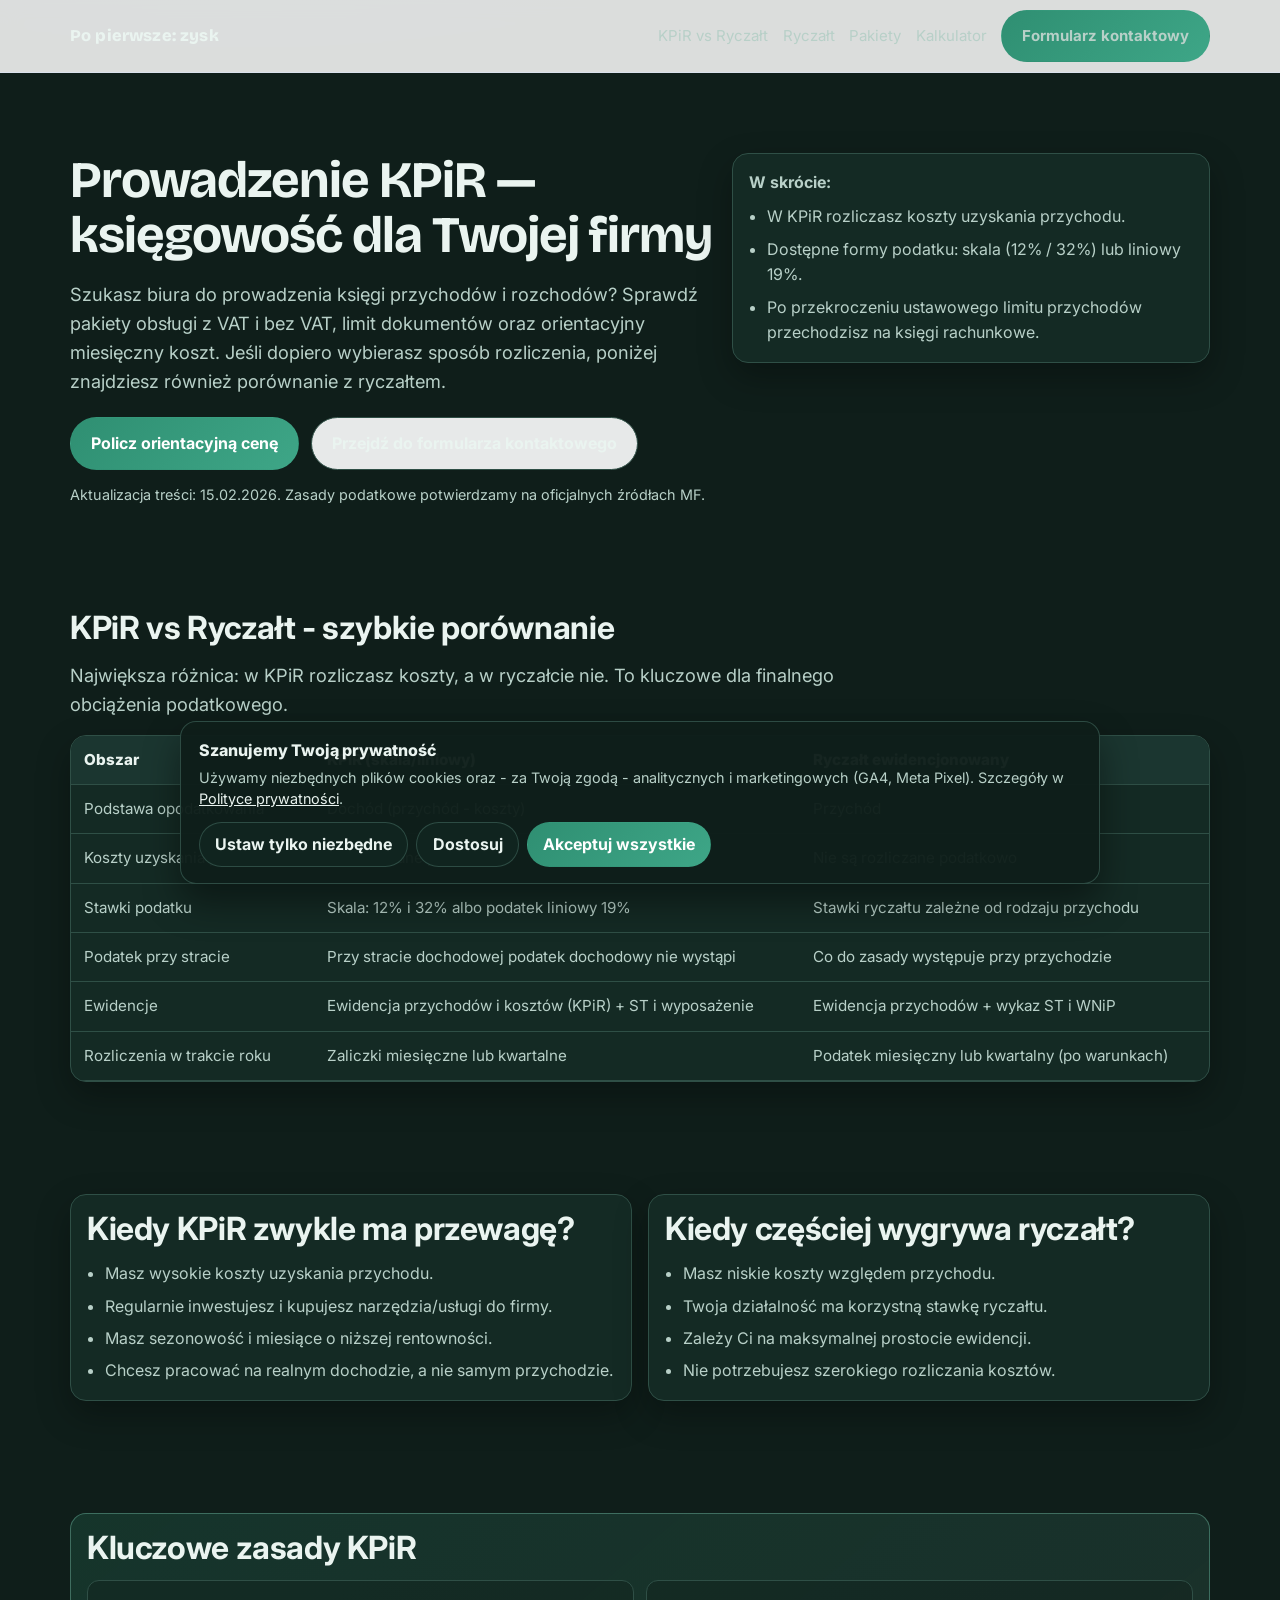
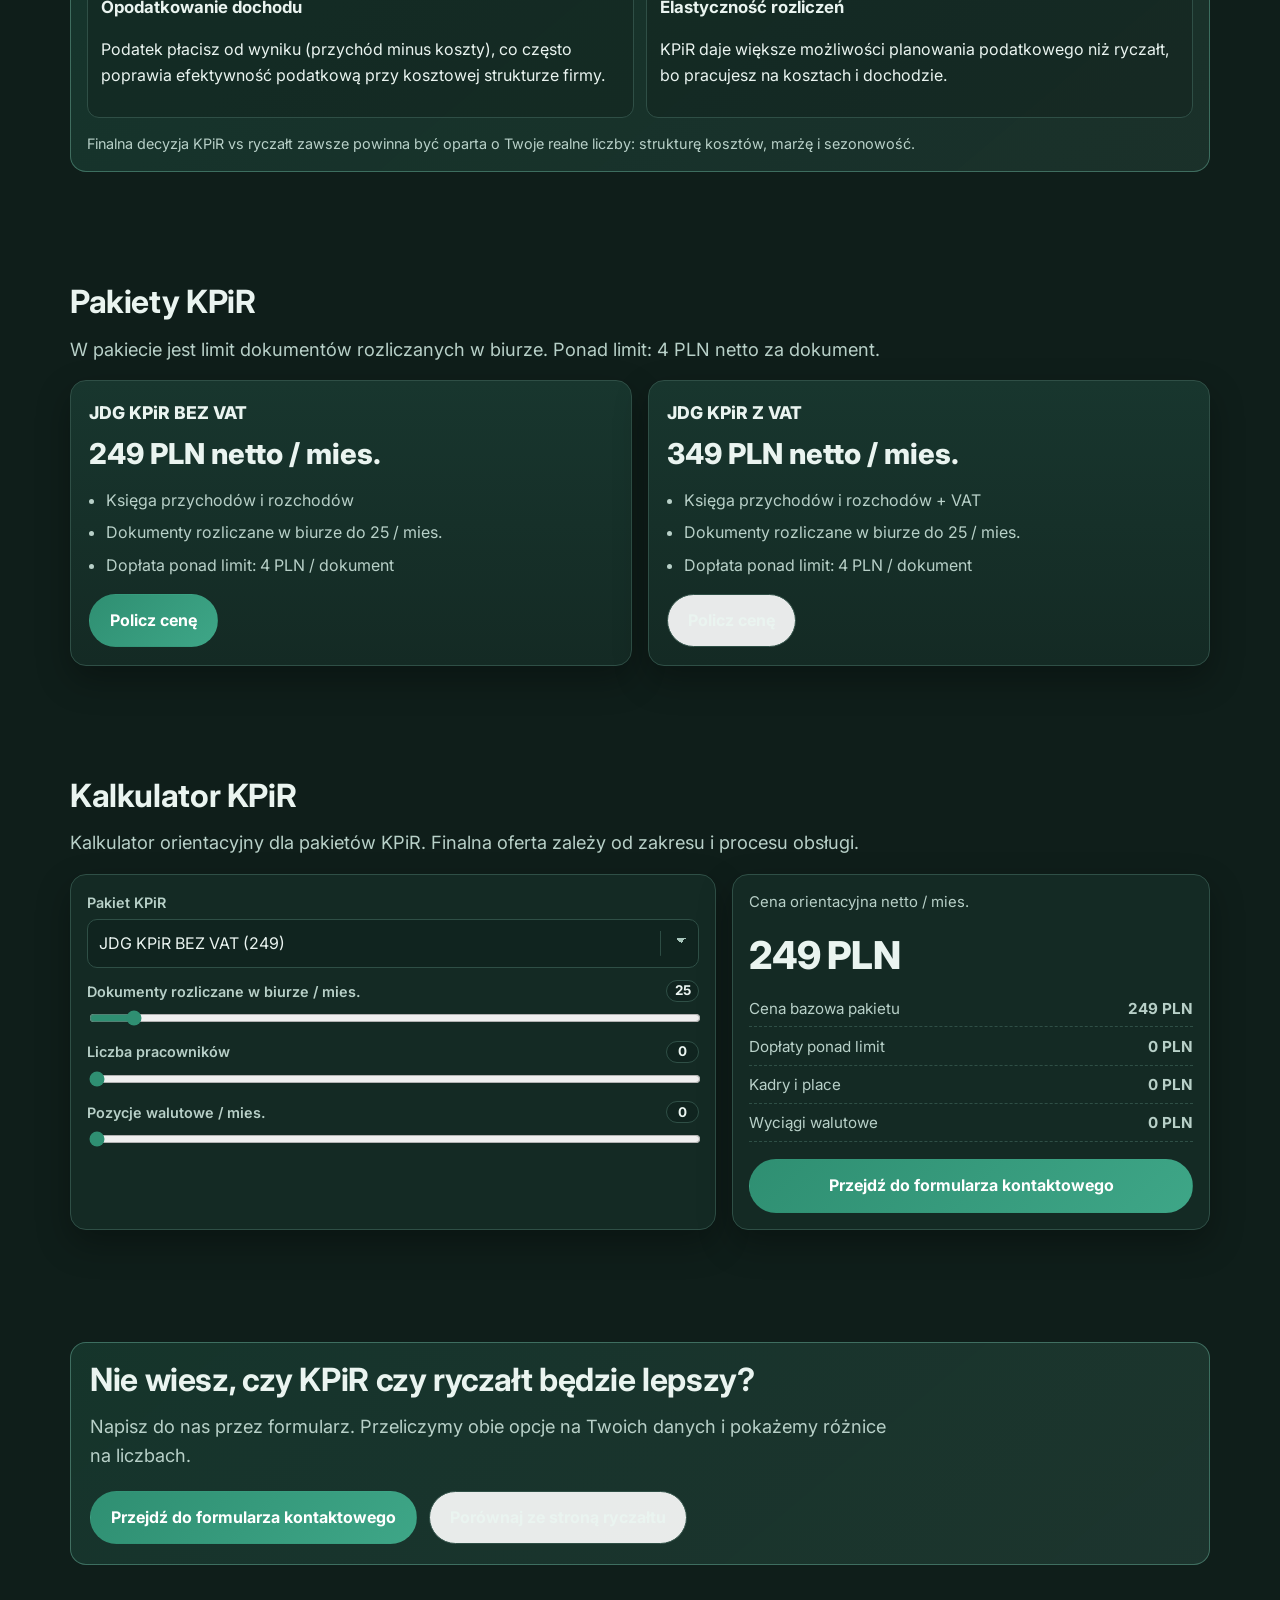
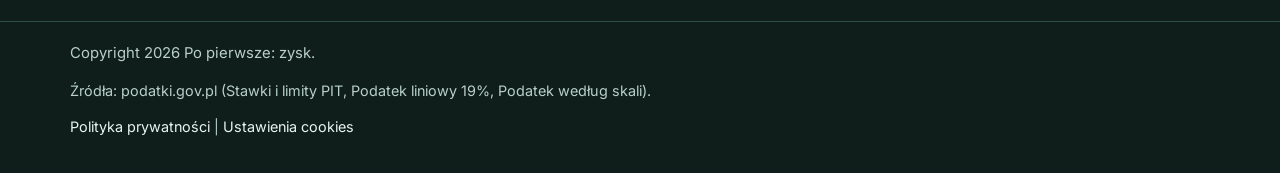
<file: kpir-ksiega-przychodow-i-rozchodow.html>
<!doctype html>
<html lang="pl">
<head>
  <meta charset="utf-8">
  <meta name="viewport" content="width=device-width, initial-scale=1">
  <title>Prowadzenie KPiR — księgowość dla Twojej firmy | Po pierwsze: zysk</title>
  <meta name="description" content="Prowadzenie KPiR: pakiety księgowości z VAT i bez VAT, limity dokumentów i kalkulator orientacyjnej ceny obsługi. Po pierwsze: zysk.">
  <meta name="robots" content="index,follow">
  <link rel="canonical" href="https://po-pierwsze-zysk.pl/kpir-ksiega-przychodow-i-rozchodow.html">
  <meta property="og:type" content="article">
  <meta property="og:locale" content="pl_PL">
  <meta property="og:title" content="Prowadzenie KPiR — księgowość dla Twojej firmy | Po pierwsze: zysk">
  <meta property="og:description" content="Prowadzenie KPiR: pakiety księgowości z VAT i bez VAT, limity dokumentów i kalkulator orientacyjnej ceny obsługi. Po pierwsze: zysk.">
  <meta property="og:url" content="https://po-pierwsze-zysk.pl/kpir-ksiega-przychodow-i-rozchodow.html">
  <meta name="twitter:card" content="summary">
  <link rel="icon" type="image/svg+xml" href="data:image/svg+xml,%3Csvg xmlns='http://www.w3.org/2000/svg' viewBox='0 0 64 64'%3E%3Crect width='64' height='64' rx='14' fill='%230f2a23'/%3E%3Ctext x='32' y='41' text-anchor='middle' font-family='Arial' font-size='24' fill='%23d8efe7'%3EPZ%3C/text%3E%3C/svg%3E">
  <link rel="preconnect" href="https://fonts.googleapis.com">
  <link rel="preconnect" href="https://fonts.gstatic.com" crossorigin>
  <link href="https://fonts.googleapis.com/css2?family=Bricolage+Grotesque:wght@500;700;800&family=Inter:wght@400;500;600;700;800&display=swap" rel="stylesheet">
  <script>
    window.PIERWSZE_ZYSK_SITE = window.PIERWSZE_ZYSK_SITE || {};
    window.PIERWSZE_ZYSK_SITE.gaMeasurementId = "G-PWDPCYBSS1";
    window.PIERWSZE_ZYSK_SITE.metaPixelId = "1621726141874033";
    window.PIERWSZE_ZYSK_SITE.cookieConsentStorageKey = "ppz_cookie_consent_v1";
    window.PIERWSZE_ZYSK_SITE.cookieConsentVersion = "2026-02-25";
    window.PIERWSZE_ZYSK_SITE.attributionStorageKey = "ppz_attribution_v1";
  </script>
  <script src="./assets/ppz-consent.js"></script>
  <style>
    :root {
      --bg: #0f1e1a;
      --surface: #142a24;
      --surface-soft: #1b3630;
      --text: #eaf4f0;
      --text-muted: #b8d0c8;
      --border: #2f4f46;
      --primary: #2f8f72;
      --primary-strong: #226a55;
      --shadow: 0 14px 34px rgba(0, 0, 0, 0.3);
      --radius: 16px;
      --maxw: 1140px;
    }

    * { box-sizing: border-box; }
    html { scroll-behavior: smooth; }
    body {
      margin: 0;
      font-family: Inter, "SF Pro Display", -apple-system, BlinkMacSystemFont, "Segoe UI", sans-serif;
      color: var(--text);
      background:
        radial-gradient(1200px 520px at 20% -8%, rgba(47,143,114,0.22), transparent 62%),
        radial-gradient(1000px 450px at 88% -12%, rgba(110,183,160,0.14), transparent 62%),
        var(--bg);
      line-height: 1.6;
    }

    .container { width: min(var(--maxw), 92vw); margin-inline: auto; }

    .site-header {
      position: sticky;
      top: 0;
      z-index: 20;
      border-bottom: 1px solid rgba(219,227,240,0.85);
      background: rgba(255,255,255,0.85);
      backdrop-filter: blur(10px);
    }

    .nav-wrap {
      display: flex;
      align-items: center;
      justify-content: space-between;
      min-height: 72px;
      gap: 1rem;
    }

    .brand {
      font-weight: 800;
      font-size: 1.03rem;
      letter-spacing: 0.01em;
      font-family: "Bricolage Grotesque", Inter, sans-serif;
      color: var(--text);
      text-decoration: none;
    }

    .nav {
      display: flex;
      align-items: center;
      gap: 0.9rem;
      flex-wrap: wrap;
    }

    .nav a {
      color: var(--text-muted);
      text-decoration: none;
      font-size: 0.94rem;
      transition: color 180ms ease;
    }

    .nav a:hover,
    .nav a:focus-visible { color: var(--text); }

    .btn {
      display: inline-flex;
      align-items: center;
      justify-content: center;
      border-radius: 999px;
      border: 1px solid transparent;
      padding: 0.8rem 1.25rem;
      font-weight: 700;
      text-decoration: none;
      transition: transform 180ms ease, box-shadow 180ms ease, background-color 180ms ease;
      cursor: pointer;
      white-space: nowrap;
    }

    .btn:hover,
    .btn:focus-visible {
      transform: translateY(-2px);
      box-shadow: 0 10px 24px rgba(47, 143, 114, 0.35);
    }

    .btn-primary {
      background: linear-gradient(135deg, var(--primary), #3ea687);
      color: #fff;
    }

    .btn-ghost {
      border-color: var(--border);
      background: rgba(255,255,255,0.9);
      color: var(--text);
    }

    section { padding: 3.5rem 0; }

    h1 {
      margin: 0;
      font-family: "Bricolage Grotesque", Inter, sans-serif;
      font-size: clamp(2rem, 4vw, 3.4rem);
      line-height: 1.08;
      letter-spacing: -0.02em;
    }

    h2 {
      margin: 0 0 0.85rem;
      font-size: clamp(1.45rem, 2.5vw, 2.2rem);
      line-height: 1.15;
      letter-spacing: -0.012em;
    }

    .lead {
      margin: 1rem 0 0;
      color: var(--text-muted);
      font-size: clamp(1rem, 1.9vw, 1.14rem);
      max-width: 74ch;
    }

    .hero {
      padding: 5rem 0 3rem;
    }

    .hero-grid {
      display: grid;
      gap: 1rem;
      grid-template-columns: 1fr;
      align-items: start;
    }

    .hero-note,
    .card {
      border: 1px solid var(--border);
      border-radius: var(--radius);
      background: var(--surface);
      box-shadow: var(--shadow);
      padding: 1rem;
    }

    .hero-note p,
    .card p,
    .small-note {
      margin: 0;
      color: var(--text-muted);
    }

    .hero-cta {
      margin-top: 1.3rem;
      display: flex;
      gap: 0.75rem;
      flex-wrap: wrap;
    }

    .small-note {
      font-size: 0.9rem;
      margin-top: 0.8rem;
    }

    .list {
      margin: 0;
      padding-left: 1.1rem;
      color: var(--text-muted);
    }

    .list li + li { margin-top: 0.42rem; }

    .split {
      display: grid;
      gap: 1rem;
      grid-template-columns: 1fr;
    }

    .compare-wrap {
      border: 1px solid var(--border);
      border-radius: var(--radius);
      overflow: auto;
      background: var(--surface);
      box-shadow: var(--shadow);
    }

    table {
      width: 100%;
      border-collapse: collapse;
      min-width: 700px;
    }

    th, td {
      padding: 0.75rem 0.8rem;
      border-bottom: 1px solid var(--border);
      text-align: left;
      vertical-align: top;
      font-size: 0.95rem;
    }

    thead th {
      background: var(--surface-soft);
      font-weight: 800;
      color: var(--text);
    }

    tbody td { color: var(--text-muted); }

    .limit-band {
      border: 1px solid rgba(110, 183, 160, 0.45);
      border-radius: var(--radius);
      background: linear-gradient(140deg, rgba(47,143,114,0.2), rgba(110,183,160,0.12));
      padding: 1rem;
    }

    .stats {
      display: grid;
      gap: 0.8rem;
      grid-template-columns: 1fr;
      margin-top: 0.8rem;
    }

    .stat {
      border: 1px solid var(--border);
      border-radius: 12px;
      background: rgba(15, 30, 26, 0.4);
      padding: 0.8rem;
    }

    .stat strong {
      display: block;
      font-size: 1.05rem;
      margin-bottom: 0.25rem;
    }

    .pricing {
      display: grid;
      gap: 1rem;
      grid-template-columns: 1fr;
    }

    .price-card {
      border: 1px solid var(--border);
      border-radius: var(--radius);
      background: linear-gradient(180deg, #18362e, #142a24);
      box-shadow: var(--shadow);
      padding: 1.1rem;
    }

    .price-name { margin: 0; font-size: 1.1rem; font-weight: 800; }
    .price-value { margin: 0.25rem 0 0.7rem; font-size: 1.8rem; font-weight: 800; }

    .calc-wrap {
      display: grid;
      gap: 1rem;
      grid-template-columns: 1fr;
    }

    .calc-panel {
      border: 1px solid var(--border);
      border-radius: var(--radius);
      background: var(--surface);
      box-shadow: var(--shadow);
      padding: 1rem;
    }

    .calc-grid {
      display: grid;
      gap: 0.75rem;
      grid-template-columns: 1fr;
    }

    .calc-field {
      display: grid;
      gap: 0.35rem;
    }

    .calc-field label {
      font-size: 0.9rem;
      color: var(--text-muted);
      font-weight: 600;
      display: flex;
      justify-content: space-between;
      align-items: center;
      gap: 0.6rem;
    }

    .calc-field input,
    .calc-field select {
      width: 100%;
      border: 1px solid var(--border);
      border-radius: 10px;
      background: #10241f;
      color: var(--text);
      padding: 0.65rem 0.7rem;
      font: inherit;
    }

    .calc-field select {
      appearance: none;
      -webkit-appearance: none;
      -moz-appearance: none;
      background-image:
        linear-gradient(45deg, transparent 50%, #a8c6bc 50%),
        linear-gradient(135deg, #a8c6bc 50%, transparent 50%),
        linear-gradient(to right, rgba(47, 79, 70, 0.95), rgba(47, 79, 70, 0.95));
      background-position:
        calc(100% - 17px) calc(50% - 3px),
        calc(100% - 12px) calc(50% - 3px),
        calc(100% - 2.3rem) 50%;
      background-size: 5px 5px, 5px 5px, 1px 1.55rem;
      background-repeat: no-repeat;
      padding-right: 2.7rem;
      cursor: pointer;
    }

    .calc-field input:focus-visible,
    .calc-field select:focus-visible {
      outline: 2px solid rgba(62, 166, 135, 0.5);
      outline-offset: 1px;
      border-color: rgba(62, 166, 135, 0.6);
    }

    .calc-field input[type="range"] {
      padding: 0;
      border: 0;
      background: transparent;
      accent-color: var(--primary);
    }

    .slider-val {
      display: inline-block;
      min-width: 2.1rem;
      padding: 0.08rem 0.45rem;
      border: 1px solid var(--border);
      border-radius: 999px;
      background: #10241f;
      color: var(--text);
      text-align: center;
      font-size: 0.84rem;
      font-weight: 700;
      line-height: 1.3;
    }

    .calc-result { display: grid; gap: 0.65rem; }

    .calc-total {
      font-size: clamp(1.7rem, 3vw, 2.4rem);
      font-weight: 800;
      letter-spacing: -0.02em;
      margin: 0;
    }

    .calc-breakdown {
      margin: 0;
      padding: 0;
      list-style: none;
      display: grid;
      gap: 0.45rem;
      color: var(--text-muted);
    }

    .calc-breakdown li {
      display: flex;
      justify-content: space-between;
      gap: 1rem;
      border-bottom: 1px dashed var(--border);
      padding-bottom: 0.35rem;
      font-size: 0.95rem;
    }

    .cta-band {
      border: 1px solid rgba(110, 183, 160, 0.45);
      border-radius: var(--radius);
      background: linear-gradient(140deg, rgba(47,143,114,0.2), rgba(110,183,160,0.15));
      padding: 1.2rem;
    }

    .footer {
      border-top: 1px solid var(--border);
      padding: 1.3rem 0 2.2rem;
      color: var(--text-muted);
      font-size: 0.93rem;
    }

    .footer a {
      color: var(--text);
      text-decoration: none;
    }

    .footer a:hover,
    .footer a:focus-visible { text-decoration: underline; }

    @media (min-width: 760px) {
      .hero-grid { grid-template-columns: 1.15fr 0.85fr; }
      .split { grid-template-columns: repeat(2, minmax(0, 1fr)); }
      .stats { grid-template-columns: repeat(2, minmax(0, 1fr)); }
      .pricing { grid-template-columns: repeat(2, minmax(0, 1fr)); }
      .calc-wrap { grid-template-columns: 1.15fr 0.85fr; }
    }
  </style>
</head>
<body>
  <header class="site-header" aria-label="Nagłówek strony">
    <div class="container nav-wrap">
      <a class="brand" href="/#top">Po pierwsze: zysk</a>
      <nav class="nav" aria-label="Nawigacja">
        <a href="#porownanie">KPiR vs Ryczałt</a>
        <a href="./ryczalt-ewidencjonowany.html">Ryczałt</a>
        <a href="#pakiety">Pakiety</a>
        <a href="#kalkulator">Kalkulator</a>
        <a class="btn btn-primary" href="/#kontakt">Formularz kontaktowy</a>
      </nav>
    </div>
  </header>

  <main id="top">
    <section class="hero">
      <div class="container hero-grid">
        <div>
          <h1>Prowadzenie KPiR — księgowość dla Twojej firmy</h1>
          <p class="lead">Szukasz biura do prowadzenia księgi przychodów i rozchodów? Sprawdź pakiety obsługi z VAT i bez VAT, limit dokumentów oraz orientacyjny miesięczny koszt. Jeśli dopiero wybierasz sposób rozliczenia, poniżej znajdziesz również porównanie z ryczałtem.</p>
          <div class="hero-cta">
            <a class="btn btn-primary" href="#kalkulator">Policz orientacyjną cenę</a>
            <a class="btn btn-ghost" href="/#kontakt">Przejdź do formularza kontaktowego</a>
          </div>
          <p class="small-note">Aktualizacja treści: 15.02.2026. Zasady podatkowe potwierdzamy na oficjalnych źródłach MF.</p>
        </div>
        <aside class="hero-note" aria-label="Najważniejsze informacje">
          <p><strong>W skrócie:</strong></p>
          <ul class="list" style="margin-top:0.55rem;">
            <li>W KPiR rozliczasz koszty uzyskania przychodu.</li>
            <li>Dostępne formy podatku: skala (12% / 32%) lub liniowy 19%.</li>
            <li>Po przekroczeniu ustawowego limitu przychodów przechodzisz na księgi rachunkowe.</li>
          </ul>
        </aside>
      </div>
    </section>

    <section id="porownanie" class="container">
      <h2>KPiR vs Ryczałt - szybkie porównanie</h2>
      <p class="lead" style="margin-top:0;">Największa różnica: w KPiR rozliczasz koszty, a w ryczałcie nie. To kluczowe dla finalnego obciążenia podatkowego.</p>
      <div class="compare-wrap" style="margin-top:1rem;">
        <table aria-label="Porównanie KPiR i ryczałtu">
          <thead>
            <tr>
              <th>Obszar</th>
              <th>KPiR (skala/liniowy)</th>
              <th>Ryczałt ewidencjonowany</th>
            </tr>
          </thead>
          <tbody>
            <tr>
              <td>Podstawa opodatkowania</td>
              <td>Dochód (przychód - koszty)</td>
              <td>Przychód</td>
            </tr>
            <tr>
              <td>Koszty uzyskania przychodu</td>
              <td>Są rozliczane podatkowo</td>
              <td>Nie są rozliczane podatkowo</td>
            </tr>
            <tr>
              <td>Stawki podatku</td>
              <td>Skala: 12% i 32% albo podatek liniowy 19%</td>
              <td>Stawki ryczałtu zależne od rodzaju przychodu</td>
            </tr>
            <tr>
              <td>Podatek przy stracie</td>
              <td>Przy stracie dochodowej podatek dochodowy nie wystąpi</td>
              <td>Co do zasady występuje przy przychodzie</td>
            </tr>
            <tr>
              <td>Ewidencje</td>
              <td>Ewidencja przychodów i kosztów (KPiR) + ST i wyposażenie</td>
              <td>Ewidencja przychodów + wykaz ST i WNiP</td>
            </tr>
            <tr>
              <td>Rozliczenia w trakcie roku</td>
              <td>Zaliczki miesięczne lub kwartalne</td>
              <td>Podatek miesięczny lub kwartalny (po warunkach)</td>
            </tr>
          </tbody>
        </table>
      </div>
    </section>

    <section class="container">
      <div class="split">
        <article class="card">
          <h2 style="margin-top:0;">Kiedy KPiR zwykle ma przewagę?</h2>
          <ul class="list">
            <li>Masz wysokie koszty uzyskania przychodu.</li>
            <li>Regularnie inwestujesz i kupujesz narzędzia/usługi do firmy.</li>
            <li>Masz sezonowość i miesiące o niższej rentowności.</li>
            <li>Chcesz pracować na realnym dochodzie, a nie samym przychodzie.</li>
          </ul>
        </article>
        <article class="card">
          <h2 style="margin-top:0;">Kiedy częściej wygrywa ryczałt?</h2>
          <ul class="list">
            <li>Masz niskie koszty względem przychodu.</li>
            <li>Twoja działalność ma korzystną stawkę ryczałtu.</li>
            <li>Zależy Ci na maksymalnej prostocie ewidencji.</li>
            <li>Nie potrzebujesz szerokiego rozliczania kosztów.</li>
          </ul>
        </article>
      </div>
    </section>

    <section class="container">
      <div class="limit-band">
        <h2 style="margin-top:0;">Kluczowe zasady KPiR</h2>
        <div class="stats">
          <article class="stat">
            <strong>Opodatkowanie dochodu</strong>
            <p>Podatek płacisz od wyniku (przychód minus koszty), co często poprawia efektywność podatkową przy kosztowej strukturze firmy.</p>
          </article>
          <article class="stat">
            <strong>Elastyczność rozliczeń</strong>
            <p>KPiR daje większe możliwości planowania podatkowego niż ryczałt, bo pracujesz na kosztach i dochodzie.</p>
          </article>
        </div>
        <p class="small-note" style="margin-top:0.9rem;">Finalna decyzja KPiR vs ryczałt zawsze powinna być oparta o Twoje realne liczby: strukturę kosztów, marżę i sezonowość.</p>
      </div>
    </section>

    <section id="pakiety" class="container">
      <h2>Pakiety KPiR</h2>
      <p class="lead" style="margin-top:0;">W pakiecie jest limit dokumentów rozliczanych w biurze. Ponad limit: 4 PLN netto za dokument.</p>
      <div class="pricing" style="margin-top:1rem;">
        <article class="price-card" aria-label="Pakiet JDG KPiR BEZ VAT">
          <p class="price-name">JDG KPiR BEZ VAT</p>
          <p class="price-value">249 PLN netto / mies.</p>
          <ul class="list">
            <li>Księga przychodów i rozchodów</li>
            <li>Dokumenty rozliczane w biurze do 25 / mies.</li>
            <li>Dopłata ponad limit: 4 PLN / dokument</li>
          </ul>
          <a class="btn btn-primary" href="#kalkulator" style="margin-top:1rem;">Policz cenę</a>
        </article>
        <article class="price-card" aria-label="Pakiet JDG KPiR Z VAT">
          <p class="price-name">JDG KPiR Z VAT</p>
          <p class="price-value">349 PLN netto / mies.</p>
          <ul class="list">
            <li>Księga przychodów i rozchodów + VAT</li>
            <li>Dokumenty rozliczane w biurze do 25 / mies.</li>
            <li>Dopłata ponad limit: 4 PLN / dokument</li>
          </ul>
          <a class="btn btn-ghost" href="#kalkulator" style="margin-top:1rem;">Policz cenę</a>
        </article>
      </div>
    </section>

    <section id="kalkulator" class="container">
      <h2>Kalkulator KPiR</h2>
      <p class="lead" style="margin-top:0;">Kalkulator orientacyjny dla pakietów KPiR. Finalna oferta zależy od zakresu i procesu obsługi.</p>
      <div class="calc-wrap" style="margin-top:1rem;">
        <article class="calc-panel">
          <form id="kpir-calc-form" class="calc-grid" aria-label="Kalkulator KPiR">
            <div class="calc-field">
              <label for="kpir-pkg">Pakiet KPiR</label>
              <select id="kpir-pkg" name="pakiet_kpir">
                <option value="JDG_KPIR_BEZ_VAT">JDG KPiR BEZ VAT (249)</option>
                <option value="JDG_KPIR_Z_VAT">JDG KPiR Z VAT (349)</option>
              </select>
            </div>

            <div class="calc-field">
              <label for="kpir-docs">Dokumenty rozliczane w biurze / mies. <span class="slider-val" id="kpir-docs-val">25</span></label>
              <input id="kpir-docs" type="range" min="0" max="400" step="1" value="25">
            </div>

            <div class="calc-field">
              <label for="kpir-employees">Liczba pracowników <span class="slider-val" id="kpir-employees-val">0</span></label>
              <input id="kpir-employees" type="range" min="0" max="40" step="1" value="0">
            </div>

            <div class="calc-field">
              <label for="kpir-fx">Pozycje walutowe / mies. <span class="slider-val" id="kpir-fx-val">0</span></label>
              <input id="kpir-fx" type="range" min="0" max="300" step="1" value="0">
            </div>
          </form>
        </article>

        <aside class="calc-panel calc-result" aria-live="polite">
          <p style="margin:0;color:var(--text-muted);font-size:0.93rem;">Cena orientacyjna netto / mies.</p>
          <p class="calc-total" id="kpir-total">0 PLN</p>
          <ul class="calc-breakdown">
            <li><span>Cena bazowa pakietu</span><strong id="kpir-base">0 PLN</strong></li>
            <li><span>Dopłaty ponad limit</span><strong id="kpir-over">0 PLN</strong></li>
            <li><span>Kadry i place</span><strong id="kpir-hr">0 PLN</strong></li>
            <li><span>Wyciągi walutowe</span><strong id="kpir-fx-out">0 PLN</strong></li>
          </ul>
          <a class="btn btn-primary" id="kpir-contact-cta" href="/#kontakt" style="margin-top:0.45rem;">Przejdź do formularza kontaktowego</a>
        </aside>
      </div>
    </section>

    <section class="container">
      <div class="cta-band">
        <h2>Nie wiesz, czy KPiR czy ryczałt będzie lepszy?</h2>
        <p class="lead" style="margin-top:0;">Napisz do nas przez formularz. Przeliczymy obie opcje na Twoich danych i pokażemy różnice na liczbach.</p>
        <div class="hero-cta">
          <a class="btn btn-primary" href="/#kontakt">Przejdź do formularza kontaktowego</a>
          <a class="btn btn-ghost" href="./ryczalt-ewidencjonowany.html">Porównaj ze stroną ryczałtu</a>
        </div>
      </div>
    </section>
  </main>

  <footer class="footer">
    <div class="container">
      <p style="margin:0;">Copyright <span id="year"></span> Po pierwsze: zysk.</p>
      <p class="small-note">Źródła: podatki.gov.pl (Stawki i limity PIT, Podatek liniowy 19%, Podatek według skali).</p>
      <p class="small-note"><a href="./polityka-prywatnosci.html">Polityka prywatności</a> | <a href="#" data-open-cookie-settings>Ustawienia cookies</a></p>
    </div>
  </footer>

  <script>
    document.getElementById('year').textContent = new Date().getFullYear();

    const kpirCfg = {
      JDG_KPIR_BEZ_VAT: { base: 249 },
      JDG_KPIR_Z_VAT: { base: 349 }
    };

    const kpirEls = {
      form: document.getElementById('kpir-calc-form'),
      pkg: document.getElementById('kpir-pkg'),
      docs: document.getElementById('kpir-docs'),
      docsVal: document.getElementById('kpir-docs-val'),
      employees: document.getElementById('kpir-employees'),
      employeesVal: document.getElementById('kpir-employees-val'),
      fx: document.getElementById('kpir-fx'),
      fxVal: document.getElementById('kpir-fx-val'),
      total: document.getElementById('kpir-total'),
      base: document.getElementById('kpir-base'),
      over: document.getElementById('kpir-over'),
      hr: document.getElementById('kpir-hr'),
      fxOut: document.getElementById('kpir-fx-out'),
      cta: document.getElementById('kpir-contact-cta')
    };

    const fmtPln = (v) => `${Math.round(v).toLocaleString('pl-PL')} PLN`;
    const readInt = (el) => {
      const parsed = Number.parseInt(el.value, 10);
      return Number.isFinite(parsed) && parsed > 0 ? parsed : 0;
    };

    const canTrackAnalytics = () => Boolean(window.PPZConsent && typeof window.PPZConsent.hasConsent === 'function' && window.PPZConsent.hasConsent('analytics'));
    const canTrackMarketing = () => Boolean(window.PPZConsent && typeof window.PPZConsent.hasConsent === 'function' && window.PPZConsent.hasConsent('marketing'));

    const trackEvent = (name, payload = {}) => {
      const analyticsAllowed = canTrackAnalytics();
      const marketingAllowed = canTrackMarketing();

      if (analyticsAllowed && Array.isArray(window.dataLayer)) {
        window.dataLayer.push({ event: name, ...payload });
      }
      if (analyticsAllowed && typeof window.gtag === 'function') {
        window.gtag('event', name, payload);
      }
      if (marketingAllowed && typeof window.fbq === 'function') {
        window.fbq('trackCustom', name, payload);
      }
    };

    let started = false;
    let lastTotal = null;

    const syncValues = () => {
      if (kpirEls.docsVal) kpirEls.docsVal.textContent = readInt(kpirEls.docs).toLocaleString('pl-PL');
      if (kpirEls.employeesVal) kpirEls.employeesVal.textContent = readInt(kpirEls.employees).toLocaleString('pl-PL');
      if (kpirEls.fxVal) kpirEls.fxVal.textContent = readInt(kpirEls.fx).toLocaleString('pl-PL');
    };

    const calc = () => {
      const selected = kpirCfg[kpirEls.pkg.value] || kpirCfg.JDG_KPIR_BEZ_VAT;
      const base = selected.base;
      const docs = readInt(kpirEls.docs);
      const over = Math.max(0, docs - 25) * 4;
      const hr = readInt(kpirEls.employees) * 50;
      const fx = readInt(kpirEls.fx) * 4;
      const total = base + over + hr + fx;

      kpirEls.base.textContent = fmtPln(base);
      kpirEls.over.textContent = fmtPln(over);
      kpirEls.hr.textContent = fmtPln(hr);
      kpirEls.fxOut.textContent = fmtPln(fx);
      kpirEls.total.textContent = fmtPln(total);

      if (lastTotal !== total) {
        lastTotal = total;
        trackEvent('kpir_kalkulator_wynik', {
          pakiet: kpirEls.pkg.value,
          cena: total,
          doplata_ponad_limit: over,
          doplata_kadry: hr,
          doplata_walutowe: fx
        });
      }
    };

    if (kpirEls.form) {
      kpirEls.form.querySelectorAll('input, select').forEach((el) => {
        el.addEventListener('input', () => {
          if (!started) {
            started = true;
            trackEvent('kpir_kalkulator_start');
          }
          syncValues();
          calc();
        });
        el.addEventListener('change', () => {
          if (!started) {
            started = true;
            trackEvent('kpir_kalkulator_start');
          }
          syncValues();
          calc();
        });
      });
      syncValues();
      calc();
    }

    if (kpirEls.cta) {
      kpirEls.cta.addEventListener('click', () => {
        trackEvent('kpir_kalkulator_submit', {
          pakiet: kpirEls.pkg.value,
          cena: lastTotal || 0
        });
      });
    }
  </script>
</body>
</html>
</file>
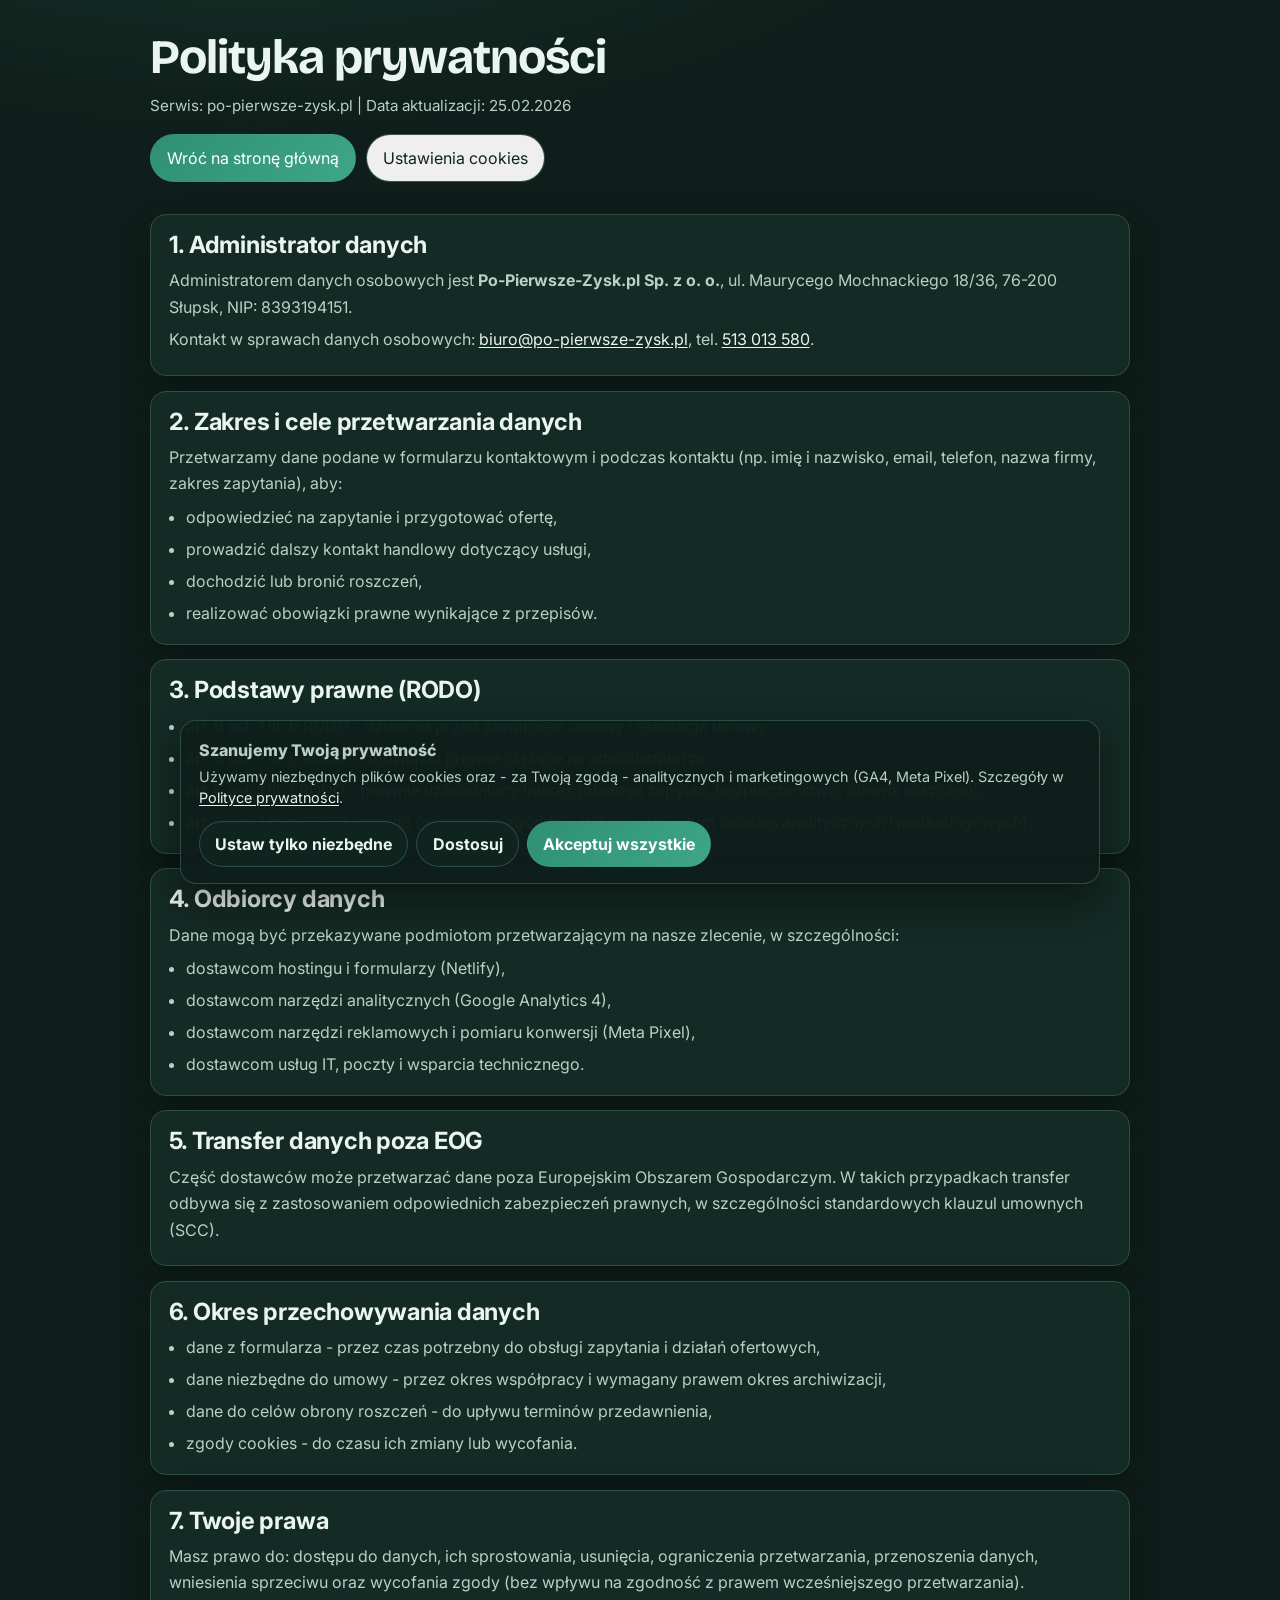
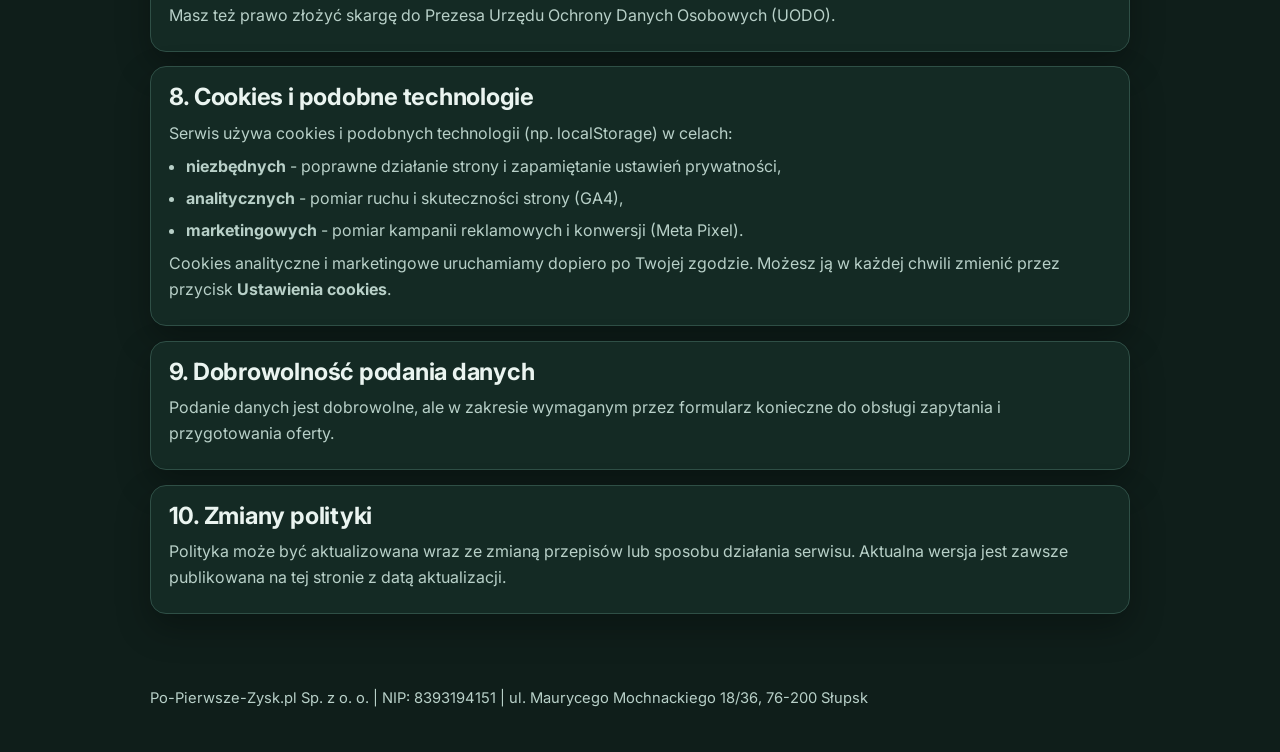
<file: polityka-prywatnosci.html>
<!doctype html>
<html lang="pl">
<head>
  <meta charset="utf-8">
  <meta name="viewport" content="width=device-width, initial-scale=1">
  <title>Polityka prywatności | Po pierwsze: zysk</title>
  <meta name="robots" content="index,follow">
  <meta name="description" content="Polityka prywatności i cookies serwisu po-pierwsze-zysk.pl">
  <link rel="canonical" href="https://po-pierwsze-zysk.pl/polityka-prywatnosci.html">
  <meta property="og:type" content="article">
  <meta property="og:locale" content="pl_PL">
  <meta property="og:title" content="Polityka prywatności | Po pierwsze: zysk">
  <meta property="og:description" content="Polityka prywatności i cookies serwisu po-pierwsze-zysk.pl">
  <meta property="og:url" content="https://po-pierwsze-zysk.pl/polityka-prywatnosci.html">
  <link rel="preconnect" href="https://fonts.googleapis.com">
  <link rel="preconnect" href="https://fonts.gstatic.com" crossorigin>
  <link href="https://fonts.googleapis.com/css2?family=Bricolage+Grotesque:wght@500;700;800&family=Inter:wght@400;500;600;700;800&display=swap" rel="stylesheet">
  <script>
    window.PIERWSZE_ZYSK_SITE = window.PIERWSZE_ZYSK_SITE || {};
    window.PIERWSZE_ZYSK_SITE.gaMeasurementId = "G-PWDPCYBSS1";
    window.PIERWSZE_ZYSK_SITE.metaPixelId = "1621726141874033";
    window.PIERWSZE_ZYSK_SITE.cookieConsentStorageKey = "ppz_cookie_consent_v1";
    window.PIERWSZE_ZYSK_SITE.cookieConsentVersion = "2026-02-25";
    window.PIERWSZE_ZYSK_SITE.attributionStorageKey = "ppz_attribution_v1";
  </script>
  <script src="./assets/ppz-consent.js"></script>
  <style>
    :root {
      --bg: #0f1e1a;
      --surface: #142a24;
      --surface-soft: #1b3630;
      --text: #eaf4f0;
      --text-muted: #b8d0c8;
      --border: #2f4f46;
      --primary: #2f8f72;
      --maxw: 980px;
      --radius: 16px;
      --shadow: 0 14px 34px rgba(0, 0, 0, 0.3);
    }

    * { box-sizing: border-box; }
    body {
      margin: 0;
      font-family: Inter, "SF Pro Display", -apple-system, BlinkMacSystemFont, "Segoe UI", sans-serif;
      color: var(--text);
      background:
        radial-gradient(1200px 520px at 20% -8%, rgba(47,143,114,0.22), transparent 62%),
        radial-gradient(1000px 450px at 88% -12%, rgba(110,183,160,0.14), transparent 62%),
        var(--bg);
      line-height: 1.65;
    }

    .container {
      width: min(var(--maxw), 92vw);
      margin-inline: auto;
    }

    .top {
      padding: 2rem 0 1.2rem;
    }

    .title {
      margin: 0;
      font-family: "Bricolage Grotesque", Inter, sans-serif;
      font-size: clamp(1.9rem, 4vw, 3rem);
      line-height: 1.08;
      letter-spacing: -0.02em;
    }

    .meta {
      margin: 0.55rem 0 0;
      color: var(--text-muted);
      font-size: 0.95rem;
    }

    .nav {
      margin-top: 1rem;
      display: flex;
      flex-wrap: wrap;
      gap: 0.6rem;
    }

    .btn {
      display: inline-flex;
      align-items: center;
      justify-content: center;
      border-radius: 999px;
      border: 1px solid transparent;
      padding: 0.62rem 1rem;
      font-weight: 700;
      text-decoration: none;
      cursor: pointer;
      font: inherit;
    }

    .btn-primary {
      background: linear-gradient(135deg, var(--primary), #3ea687);
      color: #fff;
    }

    .btn-ghost {
      border-color: rgba(47, 79, 70, 0.95);
      background: rgba(255,255,255,0.93);
      color: #10231d;
    }

    main {
      padding: 0.8rem 0 2.4rem;
    }

    section {
      border: 1px solid var(--border);
      border-radius: var(--radius);
      background: var(--surface);
      box-shadow: var(--shadow);
      padding: 1rem 1.1rem;
      margin: 0 0 0.9rem;
    }

    h2 {
      margin: 0 0 0.5rem;
      font-size: clamp(1.18rem, 2.4vw, 1.48rem);
      line-height: 1.2;
      letter-spacing: -0.01em;
    }

    p {
      margin: 0.4rem 0;
      color: var(--text-muted);
    }

    ul {
      margin: 0.45rem 0 0.1rem;
      padding-left: 1.1rem;
      color: var(--text-muted);
    }

    li + li { margin-top: 0.35rem; }

    a {
      color: var(--text);
      text-underline-offset: 2px;
    }

    footer {
      padding: 0.8rem 0 2.2rem;
      color: var(--text-muted);
      font-size: 0.92rem;
    }
  </style>
</head>
<body>
  <header class="top">
    <div class="container">
      <h1 class="title">Polityka prywatności</h1>
      <p class="meta">Serwis: po-pierwsze-zysk.pl | Data aktualizacji: 25.02.2026</p>
      <div class="nav">
        <a class="btn btn-primary" href="/">Wróć na stronę główną</a>
        <button type="button" class="btn btn-ghost" data-open-cookie-settings>Ustawienia cookies</button>
      </div>
    </div>
  </header>

  <main>
    <div class="container">
      <section>
        <h2>1. Administrator danych</h2>
        <p>Administratorem danych osobowych jest <strong>Po-Pierwsze-Zysk.pl Sp. z o. o.</strong>, ul. Maurycego Mochnackiego 18/36, 76-200 Słupsk, NIP: 8393194151.</p>
        <p>Kontakt w sprawach danych osobowych: <a href="mailto:biuro@po-pierwsze-zysk.pl">biuro@po-pierwsze-zysk.pl</a>, tel. <a href="tel:+48513013580">513 013 580</a>.</p>
      </section>

      <section>
        <h2>2. Zakres i cele przetwarzania danych</h2>
        <p>Przetwarzamy dane podane w formularzu kontaktowym i podczas kontaktu (np. imię i nazwisko, email, telefon, nazwa firmy, zakres zapytania), aby:</p>
        <ul>
          <li>odpowiedzieć na zapytanie i przygotować ofertę,</li>
          <li>prowadzić dalszy kontakt handlowy dotyczący usługi,</li>
          <li>dochodzić lub bronić roszczeń,</li>
          <li>realizować obowiązki prawne wynikające z przepisów.</li>
        </ul>
      </section>

      <section>
        <h2>3. Podstawy prawne (RODO)</h2>
        <ul>
          <li>art. 6 ust. 1 lit. b RODO - działania przed zawarciem umowy i realizacja umowy,</li>
          <li>art. 6 ust. 1 lit. c RODO - obowiązki prawne ciążące na administratorze,</li>
          <li>art. 6 ust. 1 lit. f RODO - prawnie uzasadniony interes (obsługa zapytań, bezpieczeństwo, obrona roszczeń),</li>
          <li>art. 6 ust. 1 lit. a RODO - zgoda (w zakresie zgód fakultatywnych, w tym cookies analitycznych i marketingowych).</li>
        </ul>
      </section>

      <section>
        <h2>4. Odbiorcy danych</h2>
        <p>Dane mogą być przekazywane podmiotom przetwarzającym na nasze zlecenie, w szczególności:</p>
        <ul>
          <li>dostawcom hostingu i formularzy (Netlify),</li>
          <li>dostawcom narzędzi analitycznych (Google Analytics 4),</li>
          <li>dostawcom narzędzi reklamowych i pomiaru konwersji (Meta Pixel),</li>
          <li>dostawcom usług IT, poczty i wsparcia technicznego.</li>
        </ul>
      </section>

      <section>
        <h2>5. Transfer danych poza EOG</h2>
        <p>Część dostawców może przetwarzać dane poza Europejskim Obszarem Gospodarczym. W takich przypadkach transfer odbywa się z zastosowaniem odpowiednich zabezpieczeń prawnych, w szczególności standardowych klauzul umownych (SCC).</p>
      </section>

      <section>
        <h2>6. Okres przechowywania danych</h2>
        <ul>
          <li>dane z formularza - przez czas potrzebny do obsługi zapytania i działań ofertowych,</li>
          <li>dane niezbędne do umowy - przez okres współpracy i wymagany prawem okres archiwizacji,</li>
          <li>dane do celów obrony roszczeń - do upływu terminów przedawnienia,</li>
          <li>zgody cookies - do czasu ich zmiany lub wycofania.</li>
        </ul>
      </section>

      <section>
        <h2>7. Twoje prawa</h2>
        <p>Masz prawo do: dostępu do danych, ich sprostowania, usunięcia, ograniczenia przetwarzania, przenoszenia danych, wniesienia sprzeciwu oraz wycofania zgody (bez wpływu na zgodność z prawem wcześniejszego przetwarzania).</p>
        <p>Masz też prawo złożyć skargę do Prezesa Urzędu Ochrony Danych Osobowych (UODO).</p>
      </section>

      <section>
        <h2>8. Cookies i podobne technologie</h2>
        <p>Serwis używa cookies i podobnych technologii (np. localStorage) w celach:</p>
        <ul>
          <li><strong>niezbędnych</strong> - poprawne działanie strony i zapamiętanie ustawień prywatności,</li>
          <li><strong>analitycznych</strong> - pomiar ruchu i skuteczności strony (GA4),</li>
          <li><strong>marketingowych</strong> - pomiar kampanii reklamowych i konwersji (Meta Pixel).</li>
        </ul>
        <p>Cookies analityczne i marketingowe uruchamiamy dopiero po Twojej zgodzie. Możesz ją w każdej chwili zmienić przez przycisk <strong>Ustawienia cookies</strong>.</p>
      </section>

      <section>
        <h2>9. Dobrowolność podania danych</h2>
        <p>Podanie danych jest dobrowolne, ale w zakresie wymaganym przez formularz konieczne do obsługi zapytania i przygotowania oferty.</p>
      </section>

      <section>
        <h2>10. Zmiany polityki</h2>
        <p>Polityka może być aktualizowana wraz ze zmianą przepisów lub sposobu działania serwisu. Aktualna wersja jest zawsze publikowana na tej stronie z datą aktualizacji.</p>
      </section>
    </div>
  </main>

  <footer>
    <div class="container">
      <p>Po-Pierwsze-Zysk.pl Sp. z o. o. | NIP: 8393194151 | ul. Maurycego Mochnackiego 18/36, 76-200 Słupsk</p>
    </div>
  </footer>
</body>
</html>
</file>
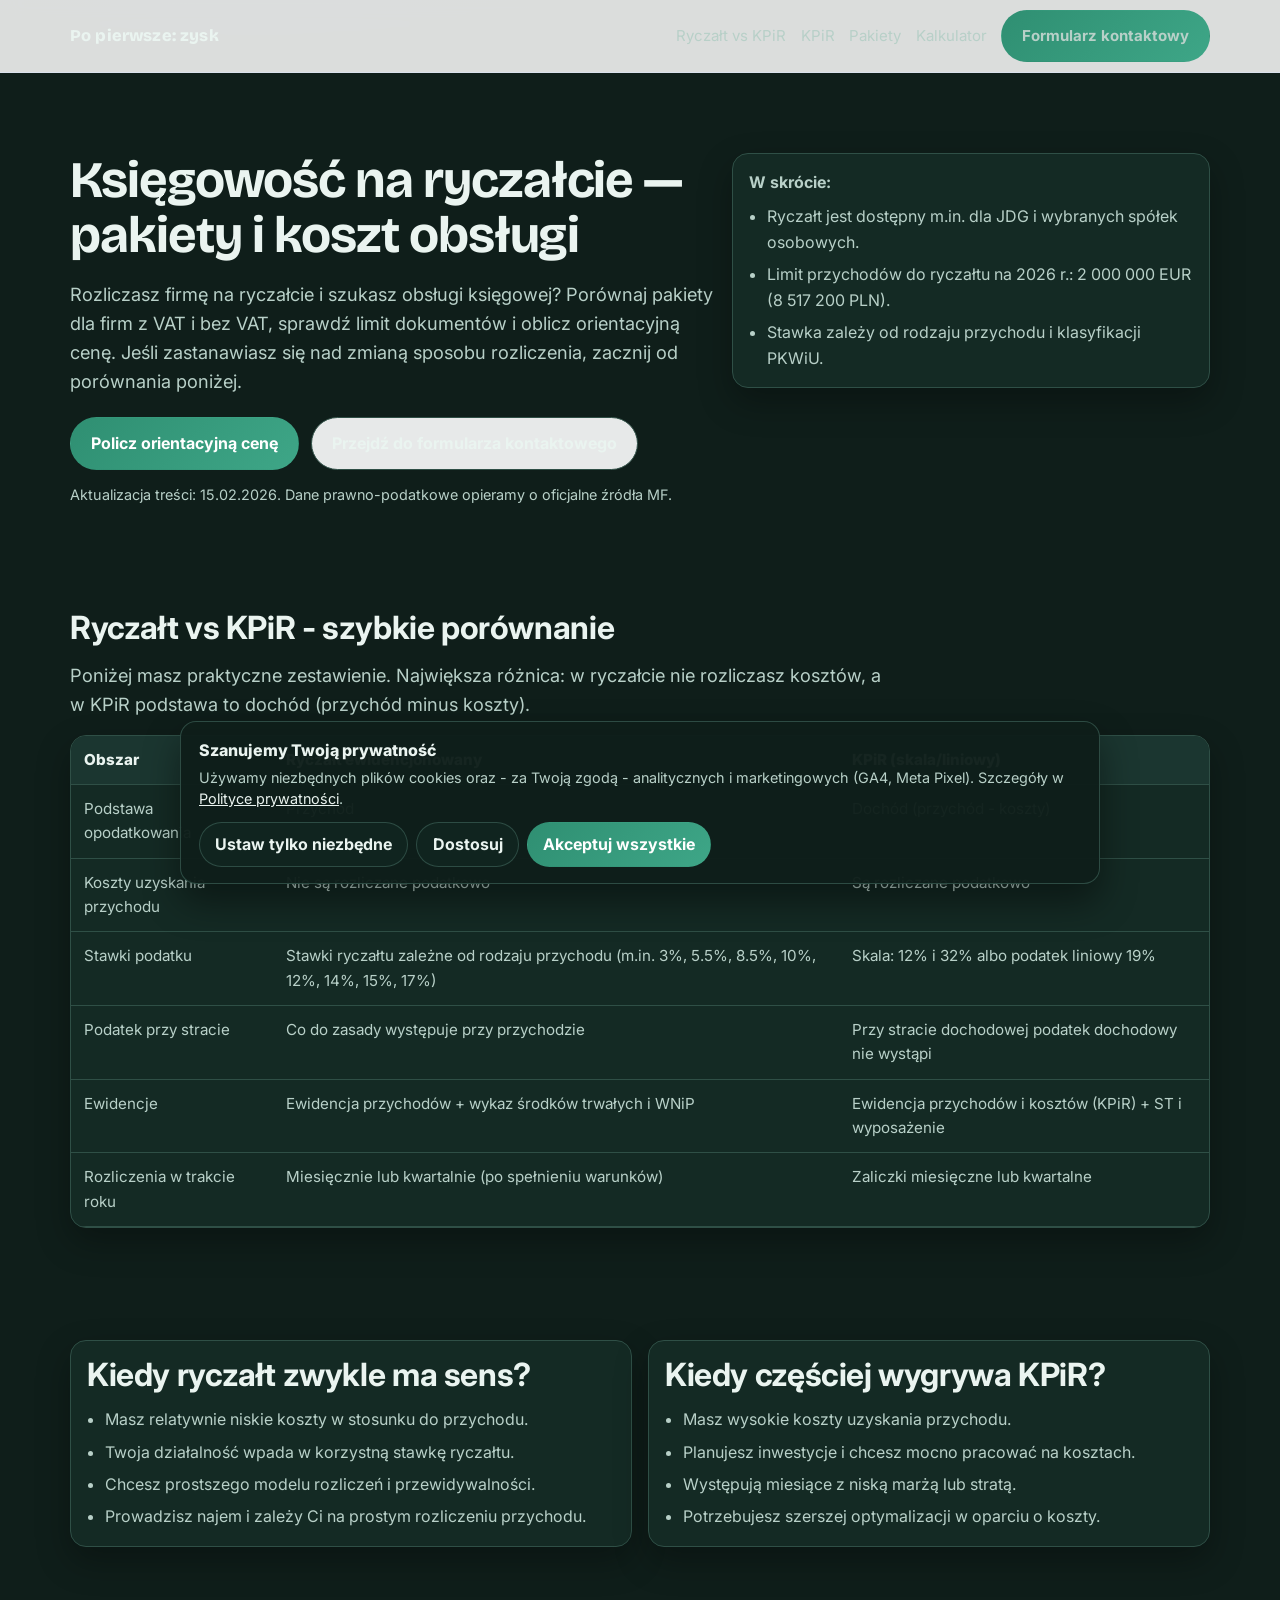
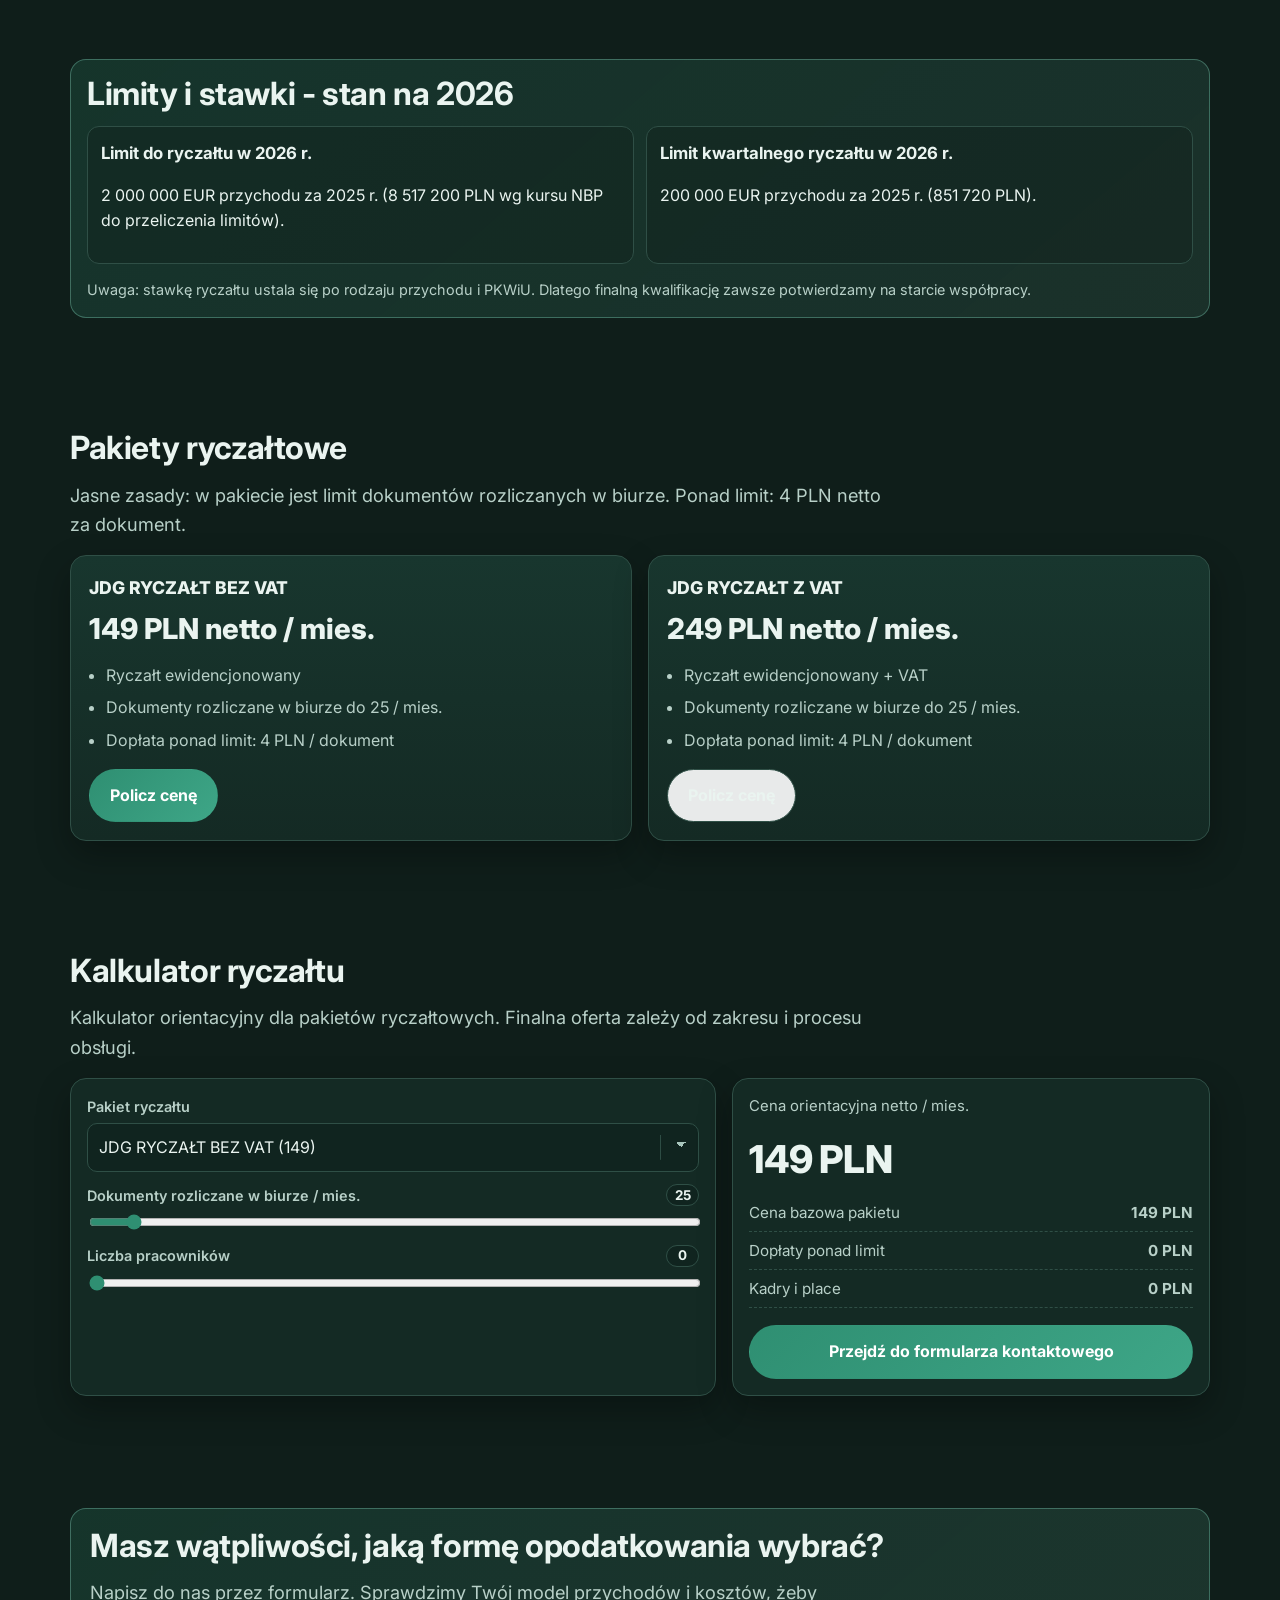
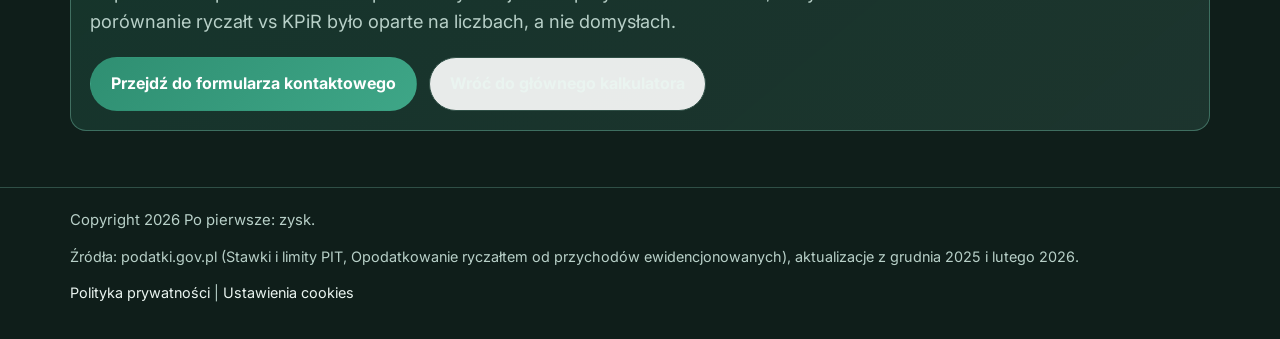
<file: ryczalt-ewidencjonowany.html>
<!doctype html>
<html lang="pl">
<head>
  <meta charset="utf-8">
  <meta name="viewport" content="width=device-width, initial-scale=1">
  <title>Księgowość na ryczałcie — pakiety i koszt obsługi | Po pierwsze: zysk</title>
  <meta name="description" content="Obsługa księgowa ryczałtu: pakiety z VAT i bez VAT, limit dokumentów i kalkulator orientacyjnej ceny. Sprawdź ofertę Po pierwsze: zysk.">
  <meta name="robots" content="index,follow">
  <link rel="canonical" href="https://po-pierwsze-zysk.pl/ryczalt-ewidencjonowany.html">
  <meta property="og:type" content="article">
  <meta property="og:locale" content="pl_PL">
  <meta property="og:title" content="Księgowość na ryczałcie — pakiety i koszt obsługi | Po pierwsze: zysk">
  <meta property="og:description" content="Obsługa księgowa ryczałtu: pakiety z VAT i bez VAT, limit dokumentów i kalkulator orientacyjnej ceny. Sprawdź ofertę Po pierwsze: zysk.">
  <meta property="og:url" content="https://po-pierwsze-zysk.pl/ryczalt-ewidencjonowany.html">
  <meta name="twitter:card" content="summary">
  <link rel="icon" type="image/svg+xml" href="data:image/svg+xml,%3Csvg xmlns='http://www.w3.org/2000/svg' viewBox='0 0 64 64'%3E%3Crect width='64' height='64' rx='14' fill='%230f2a23'/%3E%3Ctext x='32' y='41' text-anchor='middle' font-family='Arial' font-size='24' fill='%23d8efe7'%3EPZ%3C/text%3E%3C/svg%3E">
  <link rel="preconnect" href="https://fonts.googleapis.com">
  <link rel="preconnect" href="https://fonts.gstatic.com" crossorigin>
  <link href="https://fonts.googleapis.com/css2?family=Bricolage+Grotesque:wght@500;700;800&family=Inter:wght@400;500;600;700;800&display=swap" rel="stylesheet">
  <script>
    window.PIERWSZE_ZYSK_SITE = window.PIERWSZE_ZYSK_SITE || {};
    window.PIERWSZE_ZYSK_SITE.gaMeasurementId = "G-PWDPCYBSS1";
    window.PIERWSZE_ZYSK_SITE.metaPixelId = "1621726141874033";
    window.PIERWSZE_ZYSK_SITE.cookieConsentStorageKey = "ppz_cookie_consent_v1";
    window.PIERWSZE_ZYSK_SITE.cookieConsentVersion = "2026-02-25";
    window.PIERWSZE_ZYSK_SITE.attributionStorageKey = "ppz_attribution_v1";
  </script>
  <script src="./assets/ppz-consent.js"></script>
  <style>
    :root {
      --bg: #0f1e1a;
      --surface: #142a24;
      --surface-soft: #1b3630;
      --text: #eaf4f0;
      --text-muted: #b8d0c8;
      --border: #2f4f46;
      --primary: #2f8f72;
      --primary-strong: #226a55;
      --shadow: 0 14px 34px rgba(0, 0, 0, 0.3);
      --radius: 16px;
      --maxw: 1140px;
    }

    * { box-sizing: border-box; }
    html { scroll-behavior: smooth; }
    body {
      margin: 0;
      font-family: Inter, "SF Pro Display", -apple-system, BlinkMacSystemFont, "Segoe UI", sans-serif;
      color: var(--text);
      background:
        radial-gradient(1200px 520px at 20% -8%, rgba(47,143,114,0.22), transparent 62%),
        radial-gradient(1000px 450px at 88% -12%, rgba(110,183,160,0.14), transparent 62%),
        var(--bg);
      line-height: 1.6;
    }

    .container { width: min(var(--maxw), 92vw); margin-inline: auto; }

    .site-header {
      position: sticky;
      top: 0;
      z-index: 20;
      border-bottom: 1px solid rgba(219,227,240,0.85);
      background: rgba(255,255,255,0.85);
      backdrop-filter: blur(10px);
    }

    .nav-wrap {
      display: flex;
      align-items: center;
      justify-content: space-between;
      min-height: 72px;
      gap: 1rem;
    }

    .brand {
      font-weight: 800;
      font-size: 1.03rem;
      letter-spacing: 0.01em;
      font-family: "Bricolage Grotesque", Inter, sans-serif;
      color: var(--text);
      text-decoration: none;
    }

    .nav {
      display: flex;
      align-items: center;
      gap: 0.9rem;
      flex-wrap: wrap;
    }

    .nav a {
      color: var(--text-muted);
      text-decoration: none;
      font-size: 0.94rem;
      transition: color 180ms ease;
    }

    .nav a:hover,
    .nav a:focus-visible { color: var(--text); }

    .btn {
      display: inline-flex;
      align-items: center;
      justify-content: center;
      border-radius: 999px;
      border: 1px solid transparent;
      padding: 0.8rem 1.25rem;
      font-weight: 700;
      text-decoration: none;
      transition: transform 180ms ease, box-shadow 180ms ease, background-color 180ms ease;
      cursor: pointer;
      white-space: nowrap;
    }

    .btn:hover,
    .btn:focus-visible {
      transform: translateY(-2px);
      box-shadow: 0 10px 24px rgba(47, 143, 114, 0.35);
    }

    .btn-primary {
      background: linear-gradient(135deg, var(--primary), #3ea687);
      color: #fff;
    }

    .btn-ghost {
      border-color: var(--border);
      background: rgba(255,255,255,0.9);
      color: var(--text);
    }

    section { padding: 3.5rem 0; }

    h1 {
      margin: 0;
      font-family: "Bricolage Grotesque", Inter, sans-serif;
      font-size: clamp(2rem, 4vw, 3.4rem);
      line-height: 1.08;
      letter-spacing: -0.02em;
    }

    h2 {
      margin: 0 0 0.85rem;
      font-size: clamp(1.45rem, 2.5vw, 2.2rem);
      line-height: 1.15;
      letter-spacing: -0.012em;
    }

    .lead {
      margin: 1rem 0 0;
      color: var(--text-muted);
      font-size: clamp(1rem, 1.9vw, 1.14rem);
      max-width: 74ch;
    }

    .hero {
      padding: 5rem 0 3rem;
    }

    .hero-grid {
      display: grid;
      gap: 1rem;
      grid-template-columns: 1fr;
      align-items: start;
    }

    .hero-note,
    .card {
      border: 1px solid var(--border);
      border-radius: var(--radius);
      background: var(--surface);
      box-shadow: var(--shadow);
      padding: 1rem;
    }

    .hero-note p,
    .card p,
    .small-note {
      margin: 0;
      color: var(--text-muted);
    }

    .hero-cta {
      margin-top: 1.3rem;
      display: flex;
      gap: 0.75rem;
      flex-wrap: wrap;
    }

    .small-note {
      font-size: 0.9rem;
      margin-top: 0.8rem;
    }

    .list {
      margin: 0;
      padding-left: 1.1rem;
      color: var(--text-muted);
    }

    .list li + li { margin-top: 0.42rem; }

    .split {
      display: grid;
      gap: 1rem;
      grid-template-columns: 1fr;
    }

    .compare-wrap {
      border: 1px solid var(--border);
      border-radius: var(--radius);
      overflow: auto;
      background: var(--surface);
      box-shadow: var(--shadow);
    }

    table {
      width: 100%;
      border-collapse: collapse;
      min-width: 700px;
    }

    th, td {
      padding: 0.75rem 0.8rem;
      border-bottom: 1px solid var(--border);
      text-align: left;
      vertical-align: top;
      font-size: 0.95rem;
    }

    thead th {
      background: var(--surface-soft);
      font-weight: 800;
      color: var(--text);
    }

    tbody td { color: var(--text-muted); }

    .limit-band {
      border: 1px solid rgba(110, 183, 160, 0.45);
      border-radius: var(--radius);
      background: linear-gradient(140deg, rgba(47,143,114,0.2), rgba(110,183,160,0.12));
      padding: 1rem;
    }

    .stats {
      display: grid;
      gap: 0.8rem;
      grid-template-columns: 1fr;
      margin-top: 0.8rem;
    }

    .stat {
      border: 1px solid var(--border);
      border-radius: 12px;
      background: rgba(15, 30, 26, 0.4);
      padding: 0.8rem;
    }

    .stat strong {
      display: block;
      font-size: 1.05rem;
      margin-bottom: 0.25rem;
    }

    .pricing {
      display: grid;
      gap: 1rem;
      grid-template-columns: 1fr;
    }

    .price-card {
      border: 1px solid var(--border);
      border-radius: var(--radius);
      background: linear-gradient(180deg, #18362e, #142a24);
      box-shadow: var(--shadow);
      padding: 1.1rem;
    }

    .price-name { margin: 0; font-size: 1.1rem; font-weight: 800; }
    .price-value { margin: 0.25rem 0 0.7rem; font-size: 1.8rem; font-weight: 800; }

    .calc-wrap {
      display: grid;
      gap: 1rem;
      grid-template-columns: 1fr;
    }

    .calc-panel {
      border: 1px solid var(--border);
      border-radius: var(--radius);
      background: var(--surface);
      box-shadow: var(--shadow);
      padding: 1rem;
    }

    .calc-grid {
      display: grid;
      gap: 0.75rem;
      grid-template-columns: 1fr;
    }

    .calc-field {
      display: grid;
      gap: 0.35rem;
    }

    .calc-field label {
      font-size: 0.9rem;
      color: var(--text-muted);
      font-weight: 600;
      display: flex;
      justify-content: space-between;
      align-items: center;
      gap: 0.6rem;
    }

    .calc-field input,
    .calc-field select {
      width: 100%;
      border: 1px solid var(--border);
      border-radius: 10px;
      background: #10241f;
      color: var(--text);
      padding: 0.65rem 0.7rem;
      font: inherit;
    }

    .calc-field select {
      appearance: none;
      -webkit-appearance: none;
      -moz-appearance: none;
      background-image:
        linear-gradient(45deg, transparent 50%, #a8c6bc 50%),
        linear-gradient(135deg, #a8c6bc 50%, transparent 50%),
        linear-gradient(to right, rgba(47, 79, 70, 0.95), rgba(47, 79, 70, 0.95));
      background-position:
        calc(100% - 17px) calc(50% - 3px),
        calc(100% - 12px) calc(50% - 3px),
        calc(100% - 2.3rem) 50%;
      background-size: 5px 5px, 5px 5px, 1px 1.55rem;
      background-repeat: no-repeat;
      padding-right: 2.7rem;
      cursor: pointer;
    }

    .calc-field input:focus-visible,
    .calc-field select:focus-visible {
      outline: 2px solid rgba(62, 166, 135, 0.5);
      outline-offset: 1px;
      border-color: rgba(62, 166, 135, 0.6);
    }

    .calc-field input[type="range"] {
      padding: 0;
      border: 0;
      background: transparent;
      accent-color: var(--primary);
    }

    .slider-val {
      display: inline-block;
      min-width: 2.1rem;
      padding: 0.08rem 0.45rem;
      border: 1px solid var(--border);
      border-radius: 999px;
      background: #10241f;
      color: var(--text);
      text-align: center;
      font-size: 0.84rem;
      font-weight: 700;
      line-height: 1.3;
    }

    .calc-result { display: grid; gap: 0.65rem; }

    .calc-total {
      font-size: clamp(1.7rem, 3vw, 2.4rem);
      font-weight: 800;
      letter-spacing: -0.02em;
      margin: 0;
    }

    .calc-breakdown {
      margin: 0;
      padding: 0;
      list-style: none;
      display: grid;
      gap: 0.45rem;
      color: var(--text-muted);
    }

    .calc-breakdown li {
      display: flex;
      justify-content: space-between;
      gap: 1rem;
      border-bottom: 1px dashed var(--border);
      padding-bottom: 0.35rem;
      font-size: 0.95rem;
    }

    .cta-band {
      border: 1px solid rgba(110, 183, 160, 0.45);
      border-radius: var(--radius);
      background: linear-gradient(140deg, rgba(47,143,114,0.2), rgba(110,183,160,0.15));
      padding: 1.2rem;
    }

    .footer {
      border-top: 1px solid var(--border);
      padding: 1.3rem 0 2.2rem;
      color: var(--text-muted);
      font-size: 0.93rem;
    }

    .footer a {
      color: var(--text);
      text-decoration: none;
    }

    .footer a:hover,
    .footer a:focus-visible { text-decoration: underline; }

    @media (min-width: 760px) {
      .hero-grid { grid-template-columns: 1.15fr 0.85fr; }
      .split { grid-template-columns: repeat(2, minmax(0, 1fr)); }
      .stats { grid-template-columns: repeat(2, minmax(0, 1fr)); }
      .pricing { grid-template-columns: repeat(2, minmax(0, 1fr)); }
      .calc-wrap { grid-template-columns: 1.15fr 0.85fr; }
    }
  </style>
</head>
<body>
  <header class="site-header" aria-label="Nagłówek strony">
    <div class="container nav-wrap">
      <a class="brand" href="/#top">Po pierwsze: zysk</a>
      <nav class="nav" aria-label="Nawigacja">
        <a href="#porownanie">Ryczałt vs KPiR</a>
        <a href="./kpir-ksiega-przychodow-i-rozchodow.html">KPiR</a>
        <a href="#pakiety">Pakiety</a>
        <a href="#kalkulator">Kalkulator</a>
        <a class="btn btn-primary" href="/#kontakt">Formularz kontaktowy</a>
      </nav>
    </div>
  </header>

  <main id="top">
    <section class="hero">
      <div class="container hero-grid">
        <div>
          <h1>Księgowość na ryczałcie — pakiety i koszt obsługi</h1>
          <p class="lead">Rozliczasz firmę na ryczałcie i szukasz obsługi księgowej? Porównaj pakiety dla firm z VAT i bez VAT, sprawdź limit dokumentów i oblicz orientacyjną cenę. Jeśli zastanawiasz się nad zmianą sposobu rozliczenia, zacznij od porównania poniżej.</p>
          <div class="hero-cta">
            <a class="btn btn-primary" href="#kalkulator">Policz orientacyjną cenę</a>
            <a class="btn btn-ghost" href="/#kontakt">Przejdź do formularza kontaktowego</a>
          </div>
          <p class="small-note">Aktualizacja treści: 15.02.2026. Dane prawno-podatkowe opieramy o oficjalne źródła MF.</p>
        </div>
        <aside class="hero-note" aria-label="Najważniejsze informacje">
          <p><strong>W skrócie:</strong></p>
          <ul class="list" style="margin-top:0.55rem;">
            <li>Ryczałt jest dostępny m.in. dla JDG i wybranych spółek osobowych.</li>
            <li>Limit przychodów do ryczałtu na 2026 r.: 2 000 000 EUR (8 517 200 PLN).</li>
            <li>Stawka zależy od rodzaju przychodu i klasyfikacji PKWiU.</li>
          </ul>
        </aside>
      </div>
    </section>

    <section id="porownanie" class="container">
      <h2>Ryczałt vs KPiR - szybkie porównanie</h2>
      <p class="lead" style="margin-top:0;">Poniżej masz praktyczne zestawienie. Największa różnica: w ryczałcie nie rozliczasz kosztów, a w KPiR podstawa to dochód (przychód minus koszty).</p>
      <div class="compare-wrap" style="margin-top:1rem;">
        <table aria-label="Porównanie ryczałtu i KPiR">
          <thead>
            <tr>
              <th>Obszar</th>
              <th>Ryczałt ewidencjonowany</th>
              <th>KPiR (skala/liniowy)</th>
            </tr>
          </thead>
          <tbody>
            <tr>
              <td>Podstawa opodatkowania</td>
              <td>Przychód</td>
              <td>Dochód (przychód - koszty)</td>
            </tr>
            <tr>
              <td>Koszty uzyskania przychodu</td>
              <td>Nie są rozliczane podatkowo</td>
              <td>Są rozliczane podatkowo</td>
            </tr>
            <tr>
              <td>Stawki podatku</td>
              <td>Stawki ryczałtu zależne od rodzaju przychodu (m.in. 3%, 5.5%, 8.5%, 10%, 12%, 14%, 15%, 17%)</td>
              <td>Skala: 12% i 32% albo podatek liniowy 19%</td>
            </tr>
            <tr>
              <td>Podatek przy stracie</td>
              <td>Co do zasady występuje przy przychodzie</td>
              <td>Przy stracie dochodowej podatek dochodowy nie wystąpi</td>
            </tr>
            <tr>
              <td>Ewidencje</td>
              <td>Ewidencja przychodów + wykaz środków trwałych i WNiP</td>
              <td>Ewidencja przychodów i kosztów (KPiR) + ST i wyposażenie</td>
            </tr>
            <tr>
              <td>Rozliczenia w trakcie roku</td>
              <td>Miesięcznie lub kwartalnie (po spełnieniu warunków)</td>
              <td>Zaliczki miesięczne lub kwartalne</td>
            </tr>
          </tbody>
        </table>
      </div>
    </section>

    <section class="container">
      <div class="split">
        <article class="card">
          <h2 style="margin-top:0;">Kiedy ryczałt zwykle ma sens?</h2>
          <ul class="list">
            <li>Masz relatywnie niskie koszty w stosunku do przychodu.</li>
            <li>Twoja działalność wpada w korzystną stawkę ryczałtu.</li>
            <li>Chcesz prostszego modelu rozliczeń i przewidywalności.</li>
            <li>Prowadzisz najem i zależy Ci na prostym rozliczeniu przychodu.</li>
          </ul>
        </article>
        <article class="card">
          <h2 style="margin-top:0;">Kiedy częściej wygrywa KPiR?</h2>
          <ul class="list">
            <li>Masz wysokie koszty uzyskania przychodu.</li>
            <li>Planujesz inwestycje i chcesz mocno pracować na kosztach.</li>
            <li>Występują miesiące z niską marżą lub stratą.</li>
            <li>Potrzebujesz szerszej optymalizacji w oparciu o koszty.</li>
          </ul>
        </article>
      </div>
    </section>

    <section class="container">
      <div class="limit-band">
        <h2 style="margin-top:0;">Limity i stawki - stan na 2026</h2>
        <div class="stats">
          <article class="stat">
            <strong>Limit do ryczałtu w 2026 r.</strong>
            <p>2 000 000 EUR przychodu za 2025 r. (8 517 200 PLN wg kursu NBP do przeliczenia limitów).</p>
          </article>
          <article class="stat">
            <strong>Limit kwartalnego ryczałtu w 2026 r.</strong>
            <p>200 000 EUR przychodu za 2025 r. (851 720 PLN).</p>
          </article>
        </div>
        <p class="small-note" style="margin-top:0.9rem;">Uwaga: stawkę ryczałtu ustala się po rodzaju przychodu i PKWiU. Dlatego finalną kwalifikację zawsze potwierdzamy na starcie współpracy.</p>
      </div>
    </section>

    <section id="pakiety" class="container">
      <h2>Pakiety ryczałtowe</h2>
      <p class="lead" style="margin-top:0;">Jasne zasady: w pakiecie jest limit dokumentów rozliczanych w biurze. Ponad limit: 4 PLN netto za dokument.</p>
      <div class="pricing" style="margin-top:1rem;">
        <article class="price-card" aria-label="Pakiet JDG RYCZAŁT BEZ VAT">
          <p class="price-name">JDG RYCZAŁT BEZ VAT</p>
          <p class="price-value">149 PLN netto / mies.</p>
          <ul class="list">
            <li>Ryczałt ewidencjonowany</li>
            <li>Dokumenty rozliczane w biurze do 25 / mies.</li>
            <li>Dopłata ponad limit: 4 PLN / dokument</li>
          </ul>
          <a class="btn btn-primary" href="#kalkulator" style="margin-top:1rem;">Policz cenę</a>
        </article>
        <article class="price-card" aria-label="Pakiet JDG RYCZAŁT Z VAT">
          <p class="price-name">JDG RYCZAŁT Z VAT</p>
          <p class="price-value">249 PLN netto / mies.</p>
          <ul class="list">
            <li>Ryczałt ewidencjonowany + VAT</li>
            <li>Dokumenty rozliczane w biurze do 25 / mies.</li>
            <li>Dopłata ponad limit: 4 PLN / dokument</li>
          </ul>
          <a class="btn btn-ghost" href="#kalkulator" style="margin-top:1rem;">Policz cenę</a>
        </article>
      </div>
    </section>

    <section id="kalkulator" class="container">
      <h2>Kalkulator ryczałtu</h2>
      <p class="lead" style="margin-top:0;">Kalkulator orientacyjny dla pakietów ryczałtowych. Finalna oferta zależy od zakresu i procesu obsługi.</p>
      <div class="calc-wrap" style="margin-top:1rem;">
        <article class="calc-panel">
          <form id="ryczalt-calc-form" class="calc-grid" aria-label="Kalkulator ryczałtu">
            <div class="calc-field">
              <label for="ryc-pkg">Pakiet ryczałtu</label>
              <select id="ryc-pkg" name="pakiet_ryczalt">
                <option value="JDG_RYCZALT_BEZ_VAT">JDG RYCZAŁT BEZ VAT (149)</option>
                <option value="JDG_RYCZALT_Z_VAT">JDG RYCZAŁT Z VAT (249)</option>
              </select>
            </div>

            <div class="calc-field">
              <label for="ryc-docs">Dokumenty rozliczane w biurze / mies. <span class="slider-val" id="ryc-docs-val">25</span></label>
              <input id="ryc-docs" type="range" min="0" max="400" step="1" value="25">
            </div>

            <div class="calc-field">
              <label for="ryc-employees">Liczba pracowników <span class="slider-val" id="ryc-employees-val">0</span></label>
              <input id="ryc-employees" type="range" min="0" max="40" step="1" value="0">
            </div>
          </form>
        </article>

        <aside class="calc-panel calc-result" aria-live="polite">
          <p style="margin:0;color:var(--text-muted);font-size:0.93rem;">Cena orientacyjna netto / mies.</p>
          <p class="calc-total" id="ryc-total">0 PLN</p>
          <ul class="calc-breakdown">
            <li><span>Cena bazowa pakietu</span><strong id="ryc-base">0 PLN</strong></li>
            <li><span>Dopłaty ponad limit</span><strong id="ryc-over">0 PLN</strong></li>
            <li><span>Kadry i place</span><strong id="ryc-hr">0 PLN</strong></li>
          </ul>
          <a class="btn btn-primary" id="ryc-contact-cta" href="/#kontakt" style="margin-top:0.45rem;">Przejdź do formularza kontaktowego</a>
        </aside>
      </div>
    </section>

    <section class="container">
      <div class="cta-band">
        <h2>Masz wątpliwości, jaką formę opodatkowania wybrać?</h2>
        <p class="lead" style="margin-top:0;">Napisz do nas przez formularz. Sprawdzimy Twój model przychodów i kosztów, żeby porównanie ryczałt vs KPiR było oparte na liczbach, a nie domysłach.</p>
        <div class="hero-cta">
          <a class="btn btn-primary" href="/#kontakt">Przejdź do formularza kontaktowego</a>
          <a class="btn btn-ghost" href="/#kalkulator">Wróć do głównego kalkulatora</a>
        </div>
      </div>
    </section>
  </main>

  <footer class="footer">
    <div class="container">
      <p style="margin:0;">Copyright <span id="year"></span> Po pierwsze: zysk.</p>
      <p class="small-note">Źródła: podatki.gov.pl (Stawki i limity PIT, Opodatkowanie ryczałtem od przychodów ewidencjonowanych), aktualizacje z grudnia 2025 i lutego 2026.</p>
      <p class="small-note"><a href="./polityka-prywatnosci.html">Polityka prywatności</a> | <a href="#" data-open-cookie-settings>Ustawienia cookies</a></p>
    </div>
  </footer>

  <script>
    document.getElementById('year').textContent = new Date().getFullYear();

    const rycCfg = {
      JDG_RYCZALT_BEZ_VAT: { base: 149 },
      JDG_RYCZALT_Z_VAT: { base: 249 }
    };

    const rycEls = {
      form: document.getElementById('ryczalt-calc-form'),
      pkg: document.getElementById('ryc-pkg'),
      docs: document.getElementById('ryc-docs'),
      docsVal: document.getElementById('ryc-docs-val'),
      employees: document.getElementById('ryc-employees'),
      employeesVal: document.getElementById('ryc-employees-val'),
      total: document.getElementById('ryc-total'),
      base: document.getElementById('ryc-base'),
      over: document.getElementById('ryc-over'),
      hr: document.getElementById('ryc-hr'),
      cta: document.getElementById('ryc-contact-cta')
    };

    const fmtPln = (v) => `${Math.round(v).toLocaleString('pl-PL')} PLN`;
    const readInt = (el) => {
      const parsed = Number.parseInt(el.value, 10);
      return Number.isFinite(parsed) && parsed > 0 ? parsed : 0;
    };

    const canTrackAnalytics = () => Boolean(window.PPZConsent && typeof window.PPZConsent.hasConsent === 'function' && window.PPZConsent.hasConsent('analytics'));
    const canTrackMarketing = () => Boolean(window.PPZConsent && typeof window.PPZConsent.hasConsent === 'function' && window.PPZConsent.hasConsent('marketing'));

    const trackEvent = (name, payload = {}) => {
      const analyticsAllowed = canTrackAnalytics();
      const marketingAllowed = canTrackMarketing();

      if (analyticsAllowed && Array.isArray(window.dataLayer)) {
        window.dataLayer.push({ event: name, ...payload });
      }
      if (analyticsAllowed && typeof window.gtag === 'function') {
        window.gtag('event', name, payload);
      }
      if (marketingAllowed && typeof window.fbq === 'function') {
        window.fbq('trackCustom', name, payload);
      }
    };

    let started = false;
    let lastTotal = null;

    const syncValues = () => {
      if (rycEls.docsVal) rycEls.docsVal.textContent = readInt(rycEls.docs).toLocaleString('pl-PL');
      if (rycEls.employeesVal) rycEls.employeesVal.textContent = readInt(rycEls.employees).toLocaleString('pl-PL');
    };

    const calc = () => {
      const selected = rycCfg[rycEls.pkg.value] || rycCfg.JDG_RYCZALT_BEZ_VAT;
      const base = selected.base;
      const docs = readInt(rycEls.docs);
      const over = Math.max(0, docs - 25) * 4;
      const hr = readInt(rycEls.employees) * 50;
      const total = base + over + hr;

      rycEls.base.textContent = fmtPln(base);
      rycEls.over.textContent = fmtPln(over);
      rycEls.hr.textContent = fmtPln(hr);
      rycEls.total.textContent = fmtPln(total);

      if (lastTotal !== total) {
        lastTotal = total;
        trackEvent('ryczalt_kalkulator_wynik', {
          pakiet: rycEls.pkg.value,
          cena: total,
          doplata_ponad_limit: over,
          doplata_kadry: hr
        });
      }
    };

    if (rycEls.form) {
      rycEls.form.querySelectorAll('input, select').forEach((el) => {
        el.addEventListener('input', () => {
          if (!started) {
            started = true;
            trackEvent('ryczalt_kalkulator_start');
          }
          syncValues();
          calc();
        });
        el.addEventListener('change', () => {
          if (!started) {
            started = true;
            trackEvent('ryczalt_kalkulator_start');
          }
          syncValues();
          calc();
        });
      });
      syncValues();
      calc();
    }

    if (rycEls.cta) {
      rycEls.cta.addEventListener('click', () => {
        trackEvent('ryczalt_kalkulator_submit', {
          pakiet: rycEls.pkg.value,
          cena: lastTotal || 0
        });
      });
    }
  </script>
</body>
</html>
</file>
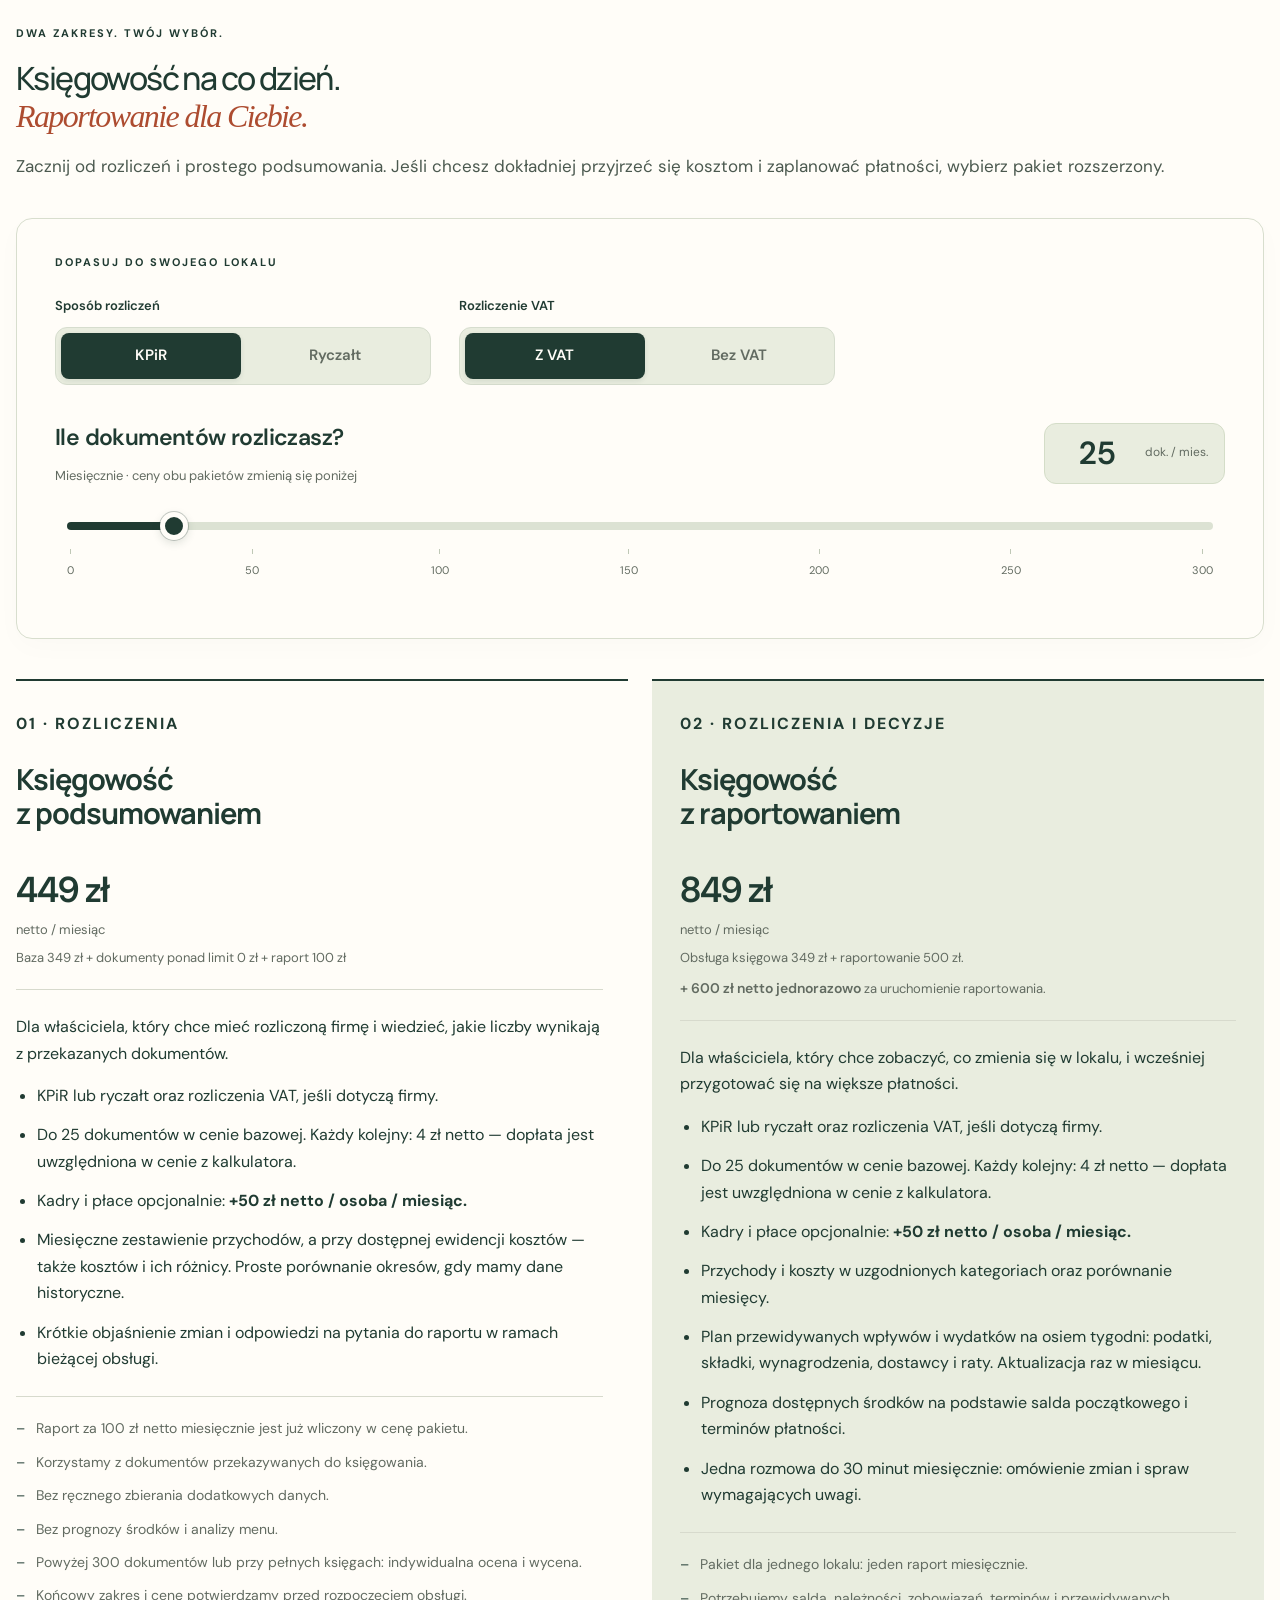
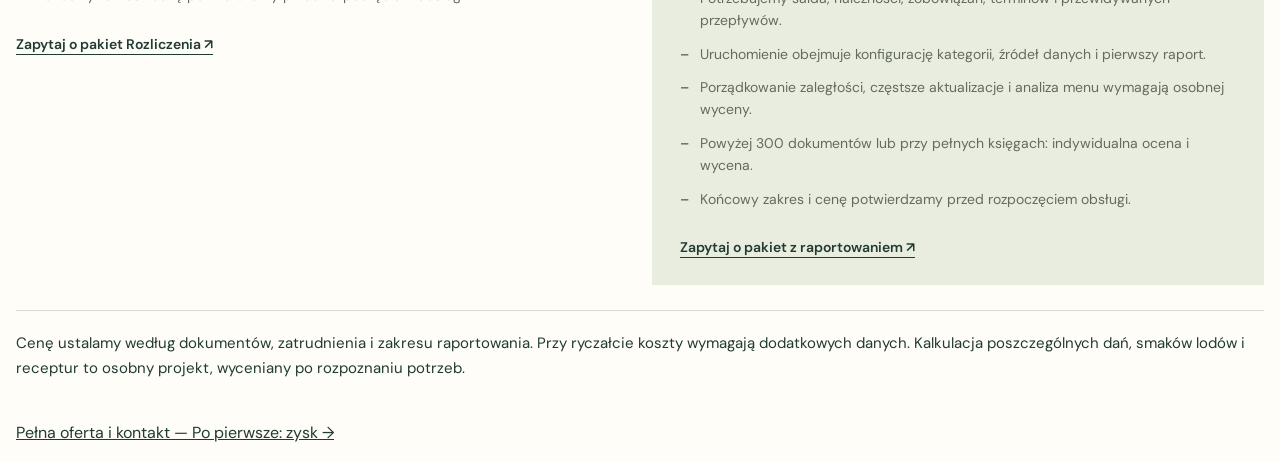
<file: ksiegowosc-dla-gastronomii/oferta-osadzona.html>
<!doctype html><html lang="pl"><head><meta charset="utf-8"><meta name="viewport" content="width=device-width,initial-scale=1"><meta name="robots" content="noindex,follow"><title>Pakiety księgowości i raportowania — Po pierwsze: zysk</title><link rel="stylesheet" href="assets/style.css"><style>body{background:#fffdf8}.wrap{width:calc(100% - 32px)}.section{padding:24px 0}.pricing-intro{display:block}.pricing-intro h2{font-size:32px}.pricing-intro-copy{margin-top:18px}.packages{gap:24px}body{font-size:16px}</style></head><body><section class="wrap section" id="obsluga"><div class="pricing-intro"><div><p class="eyebrow">Dwa zakresy. Twój wybór.</p><h2>Księgowość na co dzień.<br class="desktop-break"> <em>Raportowanie dla Ciebie.</em></h2></div><div class="pricing-intro-copy"><p>Zacznij od rozliczeń i prostego podsumowania. Jeśli chcesz dokładniej przyjrzeć się kosztom i zaplanować płatności, wybierz pakiet rozszerzony.</p></div></div><div class="price-controls" id="wycena"><p class="eyebrow">Dopasuj do swojego lokalu</p><div class="tax-options"><fieldset><legend>Sposób rozliczeń</legend><div class="segment-control"><label><input type="radio" name="tax-method" value="kpir" checked><span>KPiR</span></label><label><input type="radio" name="tax-method" value="ryczalt"><span>Ryczałt</span></label></div></fieldset><fieldset><legend>Rozliczenie VAT</legend><div class="segment-control"><label><input type="radio" name="tax-vat" value="vat" checked><span>Z VAT</span></label><label><input type="radio" name="tax-vat" value="no_vat"><span>Bez VAT</span></label></div></fieldset></div><input type="hidden" id="price-method" value="kpir_vat"><div class="slider-heading"><div><label for="price-docs">Ile dokumentów rozliczasz?</label><span>Miesięcznie · ceny obu pakietów zmienią się poniżej</span></div><div class="docs-counter"><input id="price-docs" type="number" min="0" max="300" step="1" value="25" aria-label="Dokumenty w miesiącu — wpisz liczbę"><span>dok. / mies.</span></div></div><div class="slider-track"><input id="price-range" type="range" min="0" max="300" step="1" value="25" aria-label="Liczba dokumentów w miesiącu" aria-valuetext="25 dokumentów miesięcznie"><div class="slider-scale" aria-hidden="true"><span>0</span><span>50</span><span>100</span><span>150</span><span>200</span><span>250</span><span>300</span></div></div><p id="price-error" role="status"></p><noscript><p>Włącz JavaScript, aby obliczyć cenę, lub skontaktuj się z nami po wycenę.</p></noscript></div><div class="packages"><article class="package"><p class="eyebrow">01 · Rozliczenia</p><h3>Księgowość<br>z podsumowaniem</h3><div class="package-price" aria-live="polite"><strong id="price-basic">—</strong><span>netto / miesiąc</span><small id="price-breakdown">Ustaw parametry powyżej.</small></div><p>Dla właściciela, który chce mieć rozliczoną firmę i wiedzieć, jakie liczby wynikają z przekazanych dokumentów.</p><ul><li>KPiR lub ryczałt oraz rozliczenia VAT, jeśli dotyczą firmy.</li><li>Do 25 dokumentów w cenie bazowej. Każdy kolejny: 4 zł netto — dopłata jest uwzględniona w cenie z kalkulatora.</li><li>Kadry i płace opcjonalnie: <strong>+50 zł netto / osoba / miesiąc.</strong></li><li>Miesięczne zestawienie przychodów, a przy dostępnej ewidencji kosztów — także kosztów i ich różnicy. Proste porównanie okresów, gdy mamy dane historyczne.</li><li>Krótkie objaśnienie zmian i odpowiedzi na pytania do raportu w ramach bieżącej obsługi.</li></ul><ul class="package-limit package-conditions"><li>Raport za 100 zł netto miesięcznie jest już wliczony w cenę pakietu.</li><li>Korzystamy z dokumentów przekazywanych do księgowania.</li><li>Bez ręcznego zbierania dodatkowych danych.</li><li>Bez prognozy środków i analizy menu.</li><li>Powyżej 300 dokumentów lub przy pełnych księgach: indywidualna ocena i wycena.</li><li>Końcowy zakres i cenę potwierdzamy przed rozpoczęciem obsługi.</li></ul><a class="textlink" data-offer-package="Rozliczenia" href="https://po-pierwsze-zysk.pl/ksiegowosc-dla-gastronomii/#kontakt" target="_top" data-offer-link>Zapytaj o pakiet Rozliczenia ↗</a></article><article class="package expanded"><p class="eyebrow">02 · Rozliczenia i decyzje</p><h3>Księgowość<br>z raportowaniem</h3><div class="package-price" aria-live="polite"><strong id="price-extended">—</strong><span id="price-extended-label">netto / miesiąc</span><small id="price-reporting-note">Ustaw parametry powyżej.</small><small><strong class="setup-price">+ 600 zł netto jednorazowo</strong> za uruchomienie raportowania.</small></div><p>Dla właściciela, który chce zobaczyć, co zmienia się w lokalu, i wcześniej przygotować się na większe płatności.</p><ul><li>KPiR lub ryczałt oraz rozliczenia VAT, jeśli dotyczą firmy.</li><li>Do 25 dokumentów w cenie bazowej. Każdy kolejny: 4 zł netto — dopłata jest uwzględniona w cenie z kalkulatora.</li><li>Kadry i płace opcjonalnie: <strong>+50 zł netto / osoba / miesiąc.</strong></li><li>Przychody i koszty w uzgodnionych kategoriach oraz porównanie miesięcy.</li><li>Plan przewidywanych wpływów i wydatków na osiem tygodni: podatki, składki, wynagrodzenia, dostawcy i raty. Aktualizacja raz w miesiącu.</li><li>Prognoza dostępnych środków na podstawie salda początkowego i terminów płatności.</li><li>Jedna rozmowa do 30 minut miesięcznie: omówienie zmian i spraw wymagających uwagi.</li></ul><ul class="package-limit package-conditions"><li>Pakiet dla jednego lokalu: jeden raport miesięcznie.</li><li>Potrzebujemy salda, należności, zobowiązań, terminów i przewidywanych przepływów.</li><li>Uruchomienie obejmuje konfigurację kategorii, źródeł danych i pierwszy raport.</li><li>Porządkowanie zaległości, częstsze aktualizacje i analiza menu wymagają osobnej wyceny.</li><li>Powyżej 300 dokumentów lub przy pełnych księgach: indywidualna ocena i wycena.</li><li>Końcowy zakres i cenę potwierdzamy przed rozpoczęciem obsługi.</li></ul><a class="textlink" data-offer-package="Rozliczenia i decyzje" href="https://po-pierwsze-zysk.pl/ksiegowosc-dla-gastronomii/#kontakt" target="_top" data-offer-link>Zapytaj o pakiet z raportowaniem ↗</a></article></div><p class="extra">Cenę ustalamy według dokumentów, zatrudnienia i zakresu raportowania. Przy ryczałcie koszty wymagają dodatkowych danych. Kalkulacja poszczególnych dań, smaków lodów i receptur to osobny projekt, wyceniany po rozpoznaniu potrzeb.</p></section><p style="padding:0 16px"><a data-offer-link target="_top" href="https://po-pierwsze-zysk.pl/ksiegowosc-dla-gastronomii/">Pełna oferta i kontakt — Po pierwsze: zysk →</a></p><script src="assets/pricing.js"></script><script src="assets/offer-embed.js"></script></body></html>
</file>
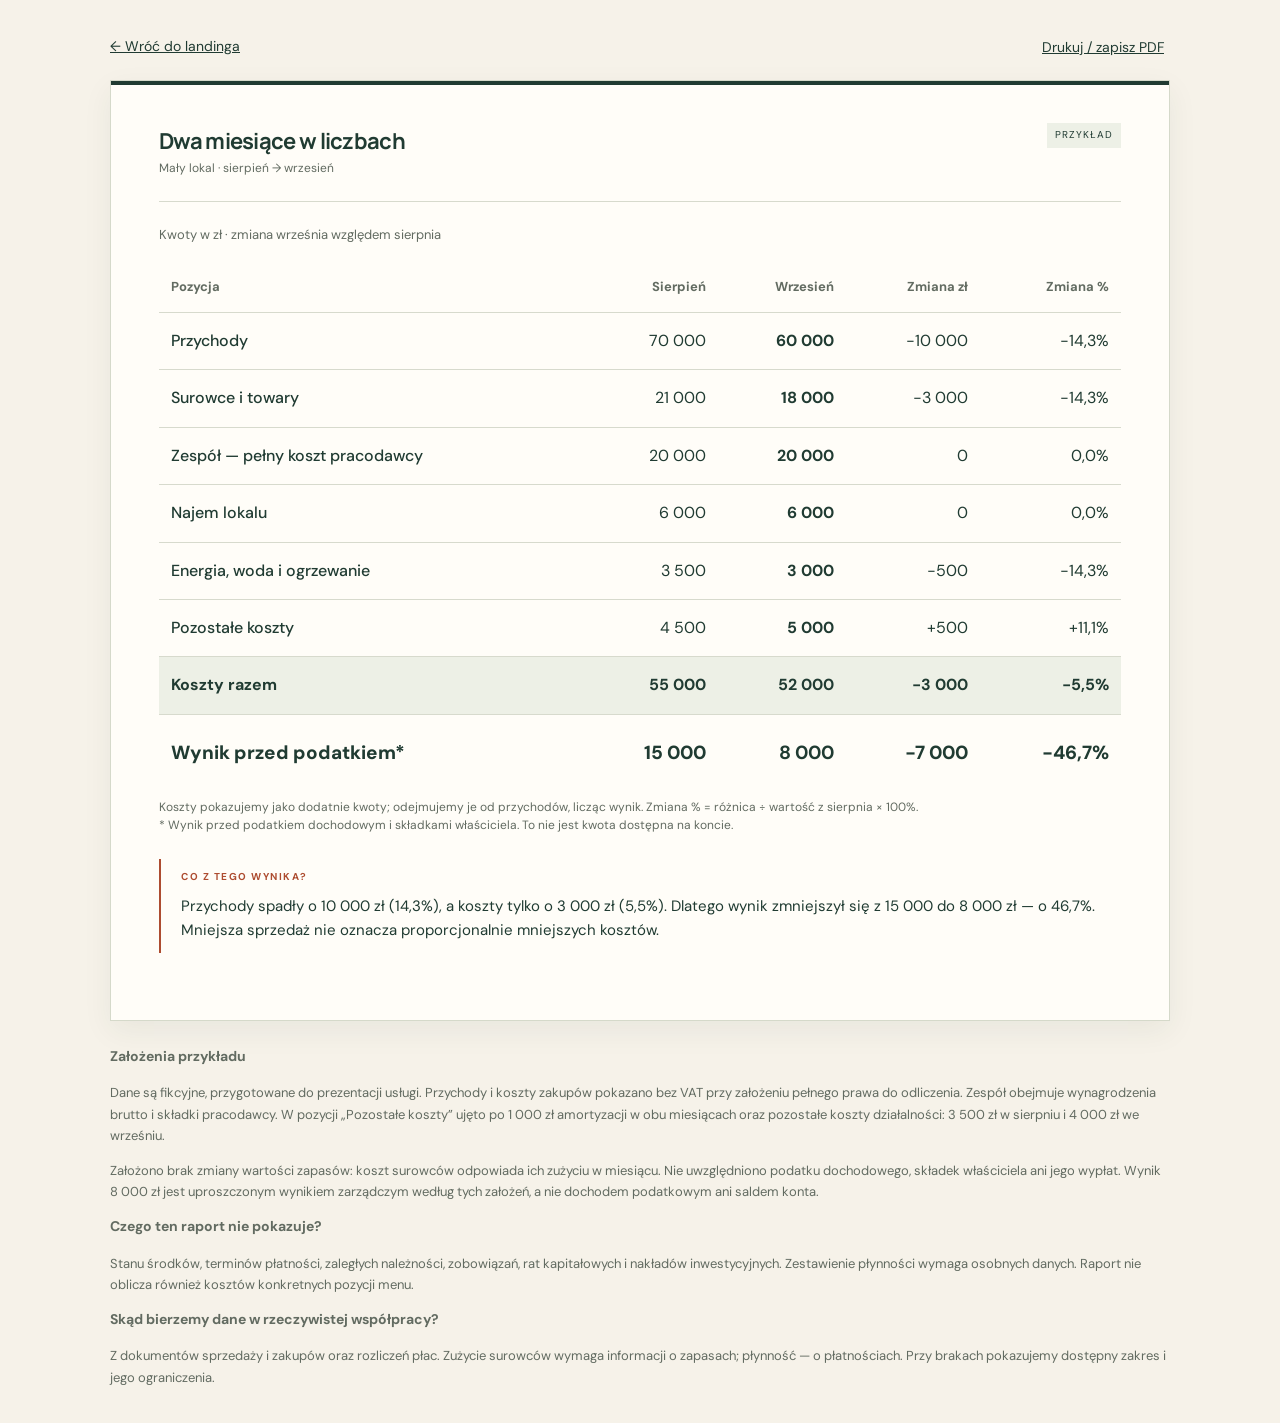
<file: ksiegowosc-dla-gastronomii/raport.html>
<!doctype html><html lang="pl"><head><meta charset="utf-8"><meta name="viewport" content="width=device-width,initial-scale=1"><meta name="robots" content="noindex,nofollow"><title>Gastronomia — Po pierwsze: zysk</title><link rel="stylesheet" href="assets/style.css"></head><body><main class="standalone"><div class="toolbar"><a href="/ksiegowosc-dla-gastronomii/#raport">← Wróć do landinga</a><button onclick="window.print()">Drukuj / zapisz PDF</button></div><div class="report"><div class="report-head"><div><strong>Dwa miesiące w liczbach</strong><small>Mały lokal · sierpień → wrzesień</small></div><span class="stamp">PRZYKŁAD</span></div><p class="table-swipe">Na telefonie przesuń tabelę w bok, aby zobaczyć różnice.</p><div class="report-table-scroll" tabindex="0" role="region" aria-label="Porównanie miesięcy — tabela przewijana"><table class="comparison-table"><caption>Kwoty w zł · zmiana września względem sierpnia</caption><thead><tr><th scope="col">Pozycja</th><th scope="col">Sierpień</th><th scope="col">Wrzesień</th><th scope="col">Zmiana zł</th><th scope="col">Zmiana %</th></tr></thead><tbody><tr class="revenue"><th scope="row">Przychody</th><td>70 000</td><td>60 000</td><td>−10 000</td><td>−14,3%</td></tr><tr class=""><th scope="row">Surowce i towary</th><td>21 000</td><td>18 000</td><td>−3 000</td><td>−14,3%</td></tr><tr class=""><th scope="row">Zespół — pełny koszt pracodawcy</th><td>20 000</td><td>20 000</td><td>0</td><td>0,0%</td></tr><tr class=""><th scope="row">Najem lokalu</th><td>6 000</td><td>6 000</td><td>0</td><td>0,0%</td></tr><tr class=""><th scope="row">Energia, woda i ogrzewanie</th><td>3 500</td><td>3 000</td><td>−500</td><td>−14,3%</td></tr><tr class=""><th scope="row">Pozostałe koszty</th><td>4 500</td><td>5 000</td><td>+500</td><td>+11,1%</td></tr><tr class="subtotal"><th scope="row">Koszty razem</th><td>55 000</td><td>52 000</td><td>−3 000</td><td>−5,5%</td></tr><tr class="result"><th scope="row">Wynik przed podatkiem*</th><td>15 000</td><td>8 000</td><td>−7 000</td><td>−46,7%</td></tr></tbody></table></div><p class="report-note">Koszty pokazujemy jako dodatnie kwoty; odejmujemy je od przychodów, licząc wynik. Zmiana % = różnica ÷ wartość z sierpnia × 100%.<br>* Wynik przed podatkiem dochodowym i składkami właściciela. To nie jest kwota dostępna na koncie.</p><div class="report-comment"><strong>Co z tego wynika?</strong>Przychody spadły o 10 000 zł (14,3%), a koszty tylko o 3 000 zł (5,5%). Dlatego wynik zmniejszył się z 15 000 do 8 000 zł — o 46,7%. Mniejsza sprzedaż nie oznacza proporcjonalnie mniejszych kosztów.</div></div><div class="report-context"><h3>Założenia przykładu</h3><p>Dane są fikcyjne, przygotowane do prezentacji usługi. Przychody i koszty zakupów pokazano bez VAT przy założeniu pełnego prawa do odliczenia. Zespół obejmuje wynagrodzenia brutto i składki pracodawcy. W pozycji „Pozostałe koszty” ujęto po 1 000 zł amortyzacji w obu miesiącach oraz pozostałe koszty działalności: 3 500 zł w sierpniu i 4 000 zł we wrześniu.</p><p>Założono brak zmiany wartości zapasów: koszt surowców odpowiada ich zużyciu w miesiącu. Nie uwzględniono podatku dochodowego, składek właściciela ani jego wypłat. Wynik 8 000 zł jest uproszczonym wynikiem zarządczym według tych założeń, a nie dochodem podatkowym ani saldem konta.</p><h3>Czego ten raport nie pokazuje?</h3><p>Stanu środków, terminów płatności, zaległych należności, zobowiązań, rat kapitałowych i nakładów inwestycyjnych. Zestawienie płynności wymaga osobnych danych. Raport nie oblicza również kosztów konkretnych pozycji menu.</p><h3>Skąd bierzemy dane w rzeczywistej współpracy?</h3><p>Z dokumentów sprzedaży i zakupów oraz rozliczeń płac. Zużycie surowców wymaga informacji o zapasach; płynność — o płatnościach. Przy brakach pokazujemy dostępny zakres i jego ograniczenia.</p></div></main></body></html>
</file>
<file: ksiegowosc-dla-gastronomii/assets/style.css>
@import url('https://fonts.googleapis.com/css2?family=DM+Sans:wght@400;500;600;700&family=Manrope:wght@400;500;600;700;800&display=swap');
:root{--paper:#f6f2e9;--ink:#203b32;--muted:#626b61;--line:#d7dacd;--orange:#ad4c30;--white:#fffdf8}*{box-sizing:border-box}html{scroll-behavior:smooth;scroll-padding-top:30px}body{margin:0;background:var(--paper);color:var(--ink);font-family:'DM Sans',Arial,sans-serif;font-size:18px;line-height:1.65}a{color:inherit}button,input,select,textarea{font:inherit}a,button{touch-action:manipulation}a:focus-visible,button:focus-visible,input:focus-visible,select:focus-visible,textarea:focus-visible{outline:3px solid var(--orange);outline-offset:5px}.wrap{width:min(1200px,calc(100% - 88px));margin:auto}.preview{background:var(--ink);color:var(--paper);font-size:12px;text-align:center;padding:6px 16px;letter-spacing:.07em}.top{display:flex;justify-content:space-between;align-items:center;padding:28px 0;border-bottom:1px solid var(--line)}.brand{text-decoration:none;font-weight:800;letter-spacing:-1px;font-size:25px;line-height:1.15}.brand small{display:block;font-size:10px;letter-spacing:2px;font-weight:500;margin-top:8px;text-transform:uppercase}.top nav{display:flex;gap:32px;align-items:center;font-size:14px}.top nav a{text-decoration:none}.nav-cta{border-bottom:1px solid var(--ink);padding:5px 0}.eyebrow{font-size:11px;font-weight:700;letter-spacing:2px;text-transform:uppercase;margin:0 0 24px}.hero{display:grid;grid-template-columns:1.05fr 1fr;align-items:center;gap:15px;padding:70px 0 58px}h1,h2,h3,p{margin-top:0}h1,h2{font-family:Manrope,Arial,sans-serif;font-weight:500;letter-spacing:-.065em;line-height:1.09}h1{font-size:clamp(45px,5.1vw,70px);margin-bottom:28px}h1 em,h2 em{font-family:Georgia,serif;font-weight:400;letter-spacing:-.05em;color:var(--orange)}.lead{font-size:19px;line-height:1.65;max-width:480px;color:#4b594f;margin-bottom:28px}.button{display:inline-flex;gap:25px;align-items:center;justify-content:center;background:var(--ink);color:var(--white);text-decoration:none;border:1px solid var(--ink);padding:16px 24px;border-radius:3px;font-size:15px;font-weight:600;cursor:pointer}.button:hover{background:#315447}.under{font-size:12px;color:var(--muted);margin:14px 0 0}.hero figure{margin:0 -20px 0 0}.hero img{width:100%;height:auto;display:block;mix-blend-mode:multiply}.hero figcaption{text-align:center;font:italic 17px Georgia,serif;color:var(--muted);margin-top:14px}.sectors{border-top:1px solid var(--line);border-bottom:1px solid var(--line);padding:20px 0;display:flex;justify-content:space-between;gap:12px;flex-wrap:wrap;font-size:13px}.sectors span:first-child{text-transform:uppercase;letter-spacing:1px;font-size:10px;align-self:center;color:var(--muted)}.section{padding:92px 0}h2{font-size:clamp(34px,4vw,52px);margin-bottom:27px}.story{display:grid;grid-template-columns:.85fr 1.15fr;gap:100px}.story-copy{max-width:630px}.story-copy p{margin-bottom:20px}.story-copy .closing{font-weight:600;font-size:22px}.report-section{background:#e9eddf}.section-heading{max-width:650px;margin-bottom:42px}.report-grid{display:grid;grid-template-columns:1.2fr .8fr;gap:70px;align-items:center}.report{background:var(--white);padding:38px 40px;box-shadow:0 10px 28px #263b3210;border:1px solid #d5d9ca;position:relative}.report:before{content:'';height:4px;position:absolute;top:0;left:0;right:0;background:var(--ink)}.report-head{display:flex;justify-content:space-between;gap:18px;border-bottom:1px solid var(--line);padding-bottom:22px;margin-bottom:22px}.report-head strong{font-family:Manrope,Arial;font-size:22px;letter-spacing:-.7px}.report-head small{display:block;color:var(--muted);font-size:12px}.stamp{font-size:10px;letter-spacing:1px;align-self:flex-start;background:#edf0e6;padding:4px 8px}.money-row{display:flex;justify-content:space-between;gap:20px;padding:8px 0;font-size:15px}.money-row b{white-space:nowrap;font-variant-numeric:tabular-nums}.money-row.revenue{font-size:20px;font-weight:600;padding-bottom:18px}.money-row.result{border-top:1px solid var(--line);margin-top:13px;padding-top:19px;font-weight:700;font-size:21px}.report-note{font-size:12px;color:var(--muted);line-height:1.5;margin:15px 0 0}.report-comment{border-left:2px solid var(--orange);padding:10px 0 10px 20px;margin:25px 0;font-size:15px}.report-comment strong{display:block;color:var(--orange);font-size:10px;text-transform:uppercase;letter-spacing:1.5px;margin-bottom:8px}.textlink{text-decoration-thickness:1px;text-underline-offset:5px;font-size:14px;font-weight:600}.report-explain h3{font-family:Manrope;font-size:23px;line-height:1.3;letter-spacing:-.7px}.report-explain p{font-size:17px;color:#4b594f}.report-explain article+article{margin-top:32px}.services{display:grid;grid-template-columns:.85fr 1.15fr;gap:100px}.service-row{display:grid;grid-template-columns:35px 1fr;gap:20px;padding:24px 0;border-top:1px solid var(--line)}.service-row:first-child{padding-top:0;border:0}.service-row span{color:var(--orange);font:italic 22px Georgia,serif}.service-row h3{font-size:22px;letter-spacing:-.7px;margin:0 0 9px}.service-row p{font-size:16px;margin:0;color:#4b594f}.extra{margin-top:25px;font-size:15px;padding-top:20px;border-top:1px solid var(--line)}.contact-section{background:var(--ink);color:var(--paper)}.contact-grid{display:grid;grid-template-columns:1fr 1fr;gap:95px}.contact-section h2{max-width:420px}.contact-section p{color:#d3dbce}.contact-section .eyebrow{color:#cad3be}.phone{font-size:27px;text-decoration:none}.contact-details{margin-top:32px}.contact-details a{display:block}.contact-section form{background:var(--white);color:var(--ink);padding:32px}.contact-section form p{color:var(--muted);font-size:12px}label{display:block;font-size:14px;margin-bottom:16px}input,select,textarea{display:block;width:100%;border:1px solid #cdd3c6;background:white;color:var(--ink);border-radius:2px;padding:11px 12px;margin-top:5px;font-size:16px}textarea{resize:vertical}.check{display:flex;align-items:flex-start;gap:10px;font-size:12px}.check input{width:17px;height:17px;flex-shrink:0;margin-top:3px}.contact-section button{width:100%}.faq{margin-top:35px}details{border-top:1px solid #648072;padding:13px 0;font-size:15px}summary{cursor:pointer}details p{font-size:14px;margin:13px 0 0}.footer{display:flex;justify-content:space-between;gap:35px;padding:30px 0;font-size:12px}.footer p{margin:0}.standalone{max-width:820px;margin:35px auto;padding:0 20px}.standalone .report{padding:42px 48px}.report-context{font-size:13px;color:var(--muted);margin-top:24px}.report-context h3{font-size:14px}.toolbar{display:flex;justify-content:space-between;margin-bottom:20px;font-size:14px}.toolbar button{background:none;border:0;text-decoration:underline;cursor:pointer;color:var(--ink)}@media(max-width:900px){.wrap{width:calc(100% - 44px)}.hero{gap:0;padding-top:45px}h1{font-size:47px}.story,.services{gap:45px}.report-grid,.contact-grid{gap:30px}.report{padding:28px 24px}.report-head strong{font-size:19px}.money-row{font-size:13px}}@media(max-width:650px){body{font-size:17px}.wrap{width:calc(100% - 40px)}.top{padding:22px 0}.brand{font-size:22px}.top nav a:not(.nav-cta){display:none}.top nav{font-size:12px}.hero{grid-template-columns:1fr;padding:38px 0 28px}h1{font-size:47px;letter-spacing:-3px}.eyebrow{font-size:10px;margin-bottom:22px}.lead{font-size:17px}.hero figure{margin:22px -10px 0}.hero figcaption{font-size:15px;margin-top:0}.sectors{justify-content:flex-start;column-gap:22px;row-gap:6px;font-size:12px}.sectors span:first-child{width:100%}.section{padding:55px 0}.story,.services,.report-grid,.contact-grid{grid-template-columns:1fr;gap:25px}h2{font-size:37px}.story-copy .closing{font-size:20px}.section-heading{margin-bottom:30px}.report{padding:26px 20px}.money-row{font-size:13px;gap:10px}.money-row.result{font-size:18px}.report-head strong{font-size:20px}.report-explain{padding-top:12px}.report-explain article+article{margin-top:24px}.contact-section form{padding:25px 20px}.footer{flex-direction:column;gap:12px}.standalone{padding:0 12px;margin:20px auto}.standalone .report{padding:26px 20px}}@media print{@page{size:A4;margin:14mm}body{background:white;font-size:11pt}.preview,.toolbar{display:none}.standalone{max-width:none;margin:0;padding:0}.standalone .report{box-shadow:none;border:0;padding:0}.report-context{font-size:9pt}.report{break-inside:avoid}a{text-decoration:none}}

/* Longer sales headline, readable at both breakpoints. */
.hero h1{font-size:clamp(42px,4.4vw,61px)}.contact-section h2 em{color:#dfb49b}@media(max-width:650px){.hero h1{font-size:43px;letter-spacing:-2.5px}}

.packages{display:grid;grid-template-columns:1fr 1fr;gap:35px}.package{border-top:2px solid var(--ink);padding:30px 25px 25px 0}.package.expanded{background:#e9eddf;padding:30px 28px 25px}.package h3{font-family:Manrope,Arial;font-size:29px;letter-spacing:-1px;line-height:1.2}.package p,.package li{font-size:16px}.package ul{padding-left:21px}.package li{margin:13px 0}.package .package-limit{font-size:13px;color:var(--muted);border-top:1px solid var(--line);padding-top:17px}.about-section{border-top:1px solid var(--line)}.signature{font:italic 27px Georgia,serif;color:var(--orange)}.hero h1{font-size:clamp(40px,4.1vw,57px)}@media(max-width:650px){.packages{grid-template-columns:1fr;gap:15px}.package{padding-right:0}.package.expanded{padding:25px 22px}.hero h1{font-size:40px;letter-spacing:-2px}}

.price-controls{border:1px solid var(--line);padding:28px;margin-bottom:40px;background:var(--white)}.calc-grid{display:grid;grid-template-columns:1fr 1fr;gap:25px}.range-row{display:flex;align-items:center;gap:24px}.range-row input[type=range]{padding:0;accent-color:var(--ink);flex:1;min-width:0;cursor:pointer}.range-row input[type=number]{width:95px}.calc-help,.price-controls small,.price-controls details p{font-size:13px;color:var(--muted)}.price-controls details{border-color:var(--line)}#fx-field{max-width:430px}#price-error{font-size:14px;color:#9d321c}.package-price{min-height:120px;margin:24px 0;border-bottom:1px solid var(--line);padding-bottom:20px}.package-price strong{font-size:36px;font-weight:600;letter-spacing:-1px;display:block;font-variant-numeric:tabular-nums}.package-price span,.package-price small{display:block;font-size:13px;color:var(--muted);line-height:1.6}.package-price small{margin-top:8px}#selected-quote{padding:12px;background:#e9eddf}@media(max-width:650px){.calc-grid{grid-template-columns:1fr;gap:0}.price-controls{padding:22px 18px}.range-row{gap:12px}}

.package-price .setup-price{display:inline;font-size:14px;letter-spacing:0;font-weight:600}

/* Pricing control: native accessible range with custom visual track. */
.price-controls{padding:34px 38px;border-radius:16px;border-color:#d8dece;box-shadow:0 8px 28px #203b3205}.price-controls .calc-grid{display:block;max-width:380px;margin-bottom:28px}.price-controls select{border-radius:9px;padding:13px 15px;background:var(--paper)}.slider-heading{display:flex;justify-content:space-between;align-items:center;gap:24px;margin:20px 0 16px}.slider-heading label{font-size:23px;font-weight:600;letter-spacing:-.6px;margin:0 0 5px}.slider-heading>div>span{font-size:13px;color:var(--muted)}.docs-counter{display:flex;align-items:center;gap:12px;background:#e9eddf;border:1px solid #d4ddc8;border-radius:12px;padding:9px 16px;flex-shrink:0}.docs-counter input{appearance:textfield;-moz-appearance:textfield;background:transparent;border:0;padding:0;margin:0;width:72px;text-align:center;font-size:32px;font-weight:600;font-variant-numeric:tabular-nums;line-height:1.3;border-radius:4px}.docs-counter input::-webkit-inner-spin-button,.docs-counter input::-webkit-outer-spin-button{appearance:none;margin:0}.docs-counter span{font-size:12px!important;white-space:nowrap}.slider-track{margin:12px 0 25px;padding:0 12px}.slider-track input[type=range]{--fill:8.333333%;appearance:none;-webkit-appearance:none;width:100%;height:44px;border:0;margin:0;padding:0;background:transparent;cursor:pointer;display:block}.slider-track input[type=range]::-webkit-slider-runnable-track{height:8px;border-radius:20px;background:linear-gradient(to right,var(--ink) 0%,var(--ink) var(--fill),#dce2d3 var(--fill),#dce2d3 100%)}.slider-track input[type=range]::-webkit-slider-thumb{-webkit-appearance:none;width:28px;height:28px;border:5px solid var(--white);border-radius:50%;background:var(--ink);margin-top:-10px;box-shadow:0 0 0 1px #203b3240,0 3px 8px #203b3225;transition:box-shadow .15s}.slider-track input[type=range]:hover::-webkit-slider-thumb{box-shadow:0 0 0 7px #203b3210,0 3px 8px #203b3225}.slider-track input[type=range]::-moz-range-track{height:8px;background:#dce2d3;border-radius:20px}.slider-track input[type=range]::-moz-range-progress{height:8px;background:var(--ink);border-radius:20px}.slider-track input[type=range]::-moz-range-thumb{width:18px;height:18px;border:5px solid var(--white);border-radius:50%;background:var(--ink);box-shadow:0 0 0 1px #203b3240}.slider-scale{display:flex;justify-content:space-between;font-size:11px;color:var(--muted);font-variant-numeric:tabular-nums;margin-top:1px}.slider-scale span{position:relative}.slider-scale span:before{content:'';display:block;height:5px;width:1px;background:#bfc8b6;margin:0 auto 7px}.price-controls details{margin-top:20px}.price-controls .calc-help{margin-bottom:12px}.price-controls #price-error:empty{display:none}@media(max-width:650px){.price-controls{padding:24px 18px;border-radius:12px}.slider-heading{align-items:flex-start;gap:16px;flex-direction:column}.slider-heading label{font-size:21px}.docs-counter{align-self:flex-end;margin-top:-2px}.docs-counter input{font-size:28px}.slider-track{margin-top:0;padding:0 8px}.slider-scale{font-size:10px}}

/* Accessible segmented controls for accounting method and VAT. */
.tax-options{display:grid;grid-template-columns:1fr 1fr;gap:28px;margin-bottom:34px;max-width:780px}.tax-options fieldset{border:0;margin:0;padding:0;min-width:0}.tax-options legend{font-size:13px;font-weight:600;padding:0;margin-bottom:10px}.segment-control{display:flex;background:#e9eddf;border:1px solid #d6ddce;border-radius:12px;padding:5px;gap:5px}.segment-control label{position:relative;flex:1;margin:0;cursor:pointer;min-width:0}.segment-control input{position:absolute;opacity:0;width:1px;height:1px;margin:0;padding:0}.segment-control span{display:flex;align-items:center;justify-content:center;min-height:46px;padding:10px 16px;border-radius:8px;color:var(--muted);font-size:15px;font-weight:600;transition:background .15s,color .15s,box-shadow .15s}.segment-control label:hover span{color:var(--ink);background:#ffffff60}.segment-control input:checked+span{background:var(--ink);color:var(--white);box-shadow:0 2px 5px #203b321a}.segment-control input:focus-visible+span{outline:3px solid var(--orange);outline-offset:3px}@media(max-width:650px){.tax-options{grid-template-columns:1fr;gap:18px;margin-bottom:28px}.segment-control span{min-height:46px}}@media(prefers-reduced-motion:reduce){.segment-control span{transition:none}}

.pricing-intro{display:grid;grid-template-columns:1.1fr 1fr;gap:70px;align-items:end;margin-bottom:38px}.pricing-intro .eyebrow{margin-bottom:18px}.pricing-intro h2{font-size:clamp(32px,3.25vw,46px);line-height:1.14;letter-spacing:-.05em;margin:0}.pricing-intro-copy p{font-size:17px;color:#4b594f;line-height:1.65;margin:0}.pricing-intro-copy .pricing-instruction{font-size:13px;margin-top:18px;color:var(--muted)}@media(max-width:900px){.pricing-intro{gap:30px}}@media(max-width:650px){.pricing-intro{grid-template-columns:1fr;gap:22px;margin-bottom:28px}.pricing-intro h2{font-size:35px;line-height:1.15}.pricing-intro .desktop-break{display:none}.pricing-intro-copy p{font-size:16px}}

/* Readable audience strip. */
.sectors{display:block;padding:28px 0 32px}.sectors h2{font-family:'DM Sans',Arial,sans-serif;font-size:18px;font-weight:600;line-height:1.4;letter-spacing:0;margin:0 0 18px;color:var(--muted)}.sectors ul{display:flex;flex-wrap:wrap;gap:12px;list-style:none;margin:0;padding:0}.sectors li{font-size:21px;font-weight:500;line-height:1.4;background:#e9eddf;border:1px solid #d7decd;border-radius:9px;padding:12px 20px;color:var(--ink)}@media(max-width:650px){.sectors{padding:24px 0}.sectors h2{font-size:18px;margin-bottom:14px}.sectors ul{gap:10px}.sectors li{font-size:18px;padding:10px 14px}}

.package ul.package-conditions{list-style:none;padding:20px 0 0;margin:24px 0;border-top:1px solid var(--line)}.package ul.package-conditions li{position:relative;padding-left:20px;font-size:14px;line-height:1.6;margin:0 0 11px;color:var(--muted)}.package ul.package-conditions li::before{content:'–';position:absolute;left:0;color:var(--ink)}

/* Larger header wordmark. */
.top .brand{font-size:32px;letter-spacing:-1.2px}.top .brand small{font-size:11px;letter-spacing:2.4px;margin-top:9px}@media(max-width:650px){.top .brand{font-size:27px;letter-spacing:-1px}.top .brand small{font-size:10px;letter-spacing:1.8px}.top{gap:16px;flex-wrap:wrap}.top nav{margin-left:auto}}

/* Wyraźne etykiety głównych sekcji oferty. */
.hero .eyebrow,.story .eyebrow,#raport .section-heading>.eyebrow{font-size:clamp(26px,2.4vw,34px);font-weight:800;line-height:1.22;letter-spacing:.015em;max-width:560px;margin-bottom:28px;text-wrap:balance}@media(max-width:650px){.hero .eyebrow,.story .eyebrow,#raport .section-heading>.eyebrow{font-size:26px;margin-bottom:24px}}

/* Wstęp raportu wykorzystuje obie kolumny sekcji. */
#raport .section-heading{max-width:none;display:grid;grid-template-columns:1.2fr .8fr;column-gap:70px;align-items:start;margin-bottom:42px}
#raport .section-heading>.eyebrow{grid-column:1;grid-row:1}
#raport .section-heading>h2{grid-column:1;grid-row:2;margin-bottom:0}
#raport .section-heading>p:not(.eyebrow){grid-column:2;grid-row:1 / 3;align-self:center;font-size:19px;line-height:1.65;color:var(--muted);margin:0;max-width:440px}
#raport .report-grid{align-items:start}
@media(max-width:900px){#raport .section-heading{column-gap:30px}}
@media(max-width:650px){#raport .section-heading{display:block;margin-bottom:30px}#raport .section-heading>p:not(.eyebrow){font-size:17px;max-width:none;margin-top:24px}}

/* Porównanie dwóch miesięcy: pełna szerokość raportu i komentarze poniżej. */
#raport .report-grid{grid-template-columns:minmax(0,1fr);gap:36px}#raport .report{min-width:0}#raport .report-explain{display:grid;grid-template-columns:repeat(3,minmax(0,1fr));gap:32px}#raport .report-explain article+article{margin-top:0}.report-table-scroll{overflow-x:auto;max-width:100%;overscroll-behavior-x:contain}.comparison-table{border-collapse:collapse;width:100%;min-width:650px;font-size:16px;font-variant-numeric:tabular-nums}.comparison-table caption{text-align:left;font-size:13px;color:var(--muted);padding-bottom:15px}.comparison-table th,.comparison-table td{padding:15px 12px;border-bottom:1px solid var(--line);text-align:right;white-space:nowrap}.comparison-table th:first-child{text-align:left;white-space:normal;min-width:210px}.comparison-table tbody th{font-weight:500}.comparison-table thead th{font-size:13px;color:var(--muted)}.comparison-table .subtotal>*{font-weight:700;background:#edf0e6}.comparison-table .result>*{font-size:19px;font-weight:800;border-bottom:0;padding-top:22px}.comparison-table td:nth-child(3){font-weight:700}.table-swipe{display:none}.standalone{max-width:1100px}@media(max-width:650px){#raport .report-explain{grid-template-columns:1fr;gap:24px}.table-swipe{display:block;font-size:12px;color:var(--muted);margin-bottom:12px}.comparison-table{font-size:14px}.comparison-table th,.comparison-table td{padding:12px 10px}.comparison-table .result>*{font-size:16px}}@media print{.report-table-scroll{overflow:visible}.comparison-table{min-width:0;font-size:9pt}.comparison-table th:first-child{min-width:0}.comparison-table th,.comparison-table td{padding:8px 5px}.table-swipe{display:none}}

/* Wybrany logotyp 02 — Manrope i terakotowy akcent. */
.top .brand-wordmark{font-family:Manrope,Arial,sans-serif;font-weight:500;font-size:32px;line-height:1.15;letter-spacing:-1.2px}.brand-wordmark .brand-name{white-space:nowrap}.brand-wordmark strong{font-weight:800;color:var(--orange)}.top .brand-wordmark small{font-family:'DM Sans',Arial,sans-serif;font-size:10px;font-weight:500;line-height:1.5;letter-spacing:.13em;text-transform:none;margin-top:12px}@media(max-width:650px){.top .brand-wordmark{font-size:27px;letter-spacing:-1.2px}.top .brand-wordmark small{font-size:9px;margin-top:10px}}
</file>
